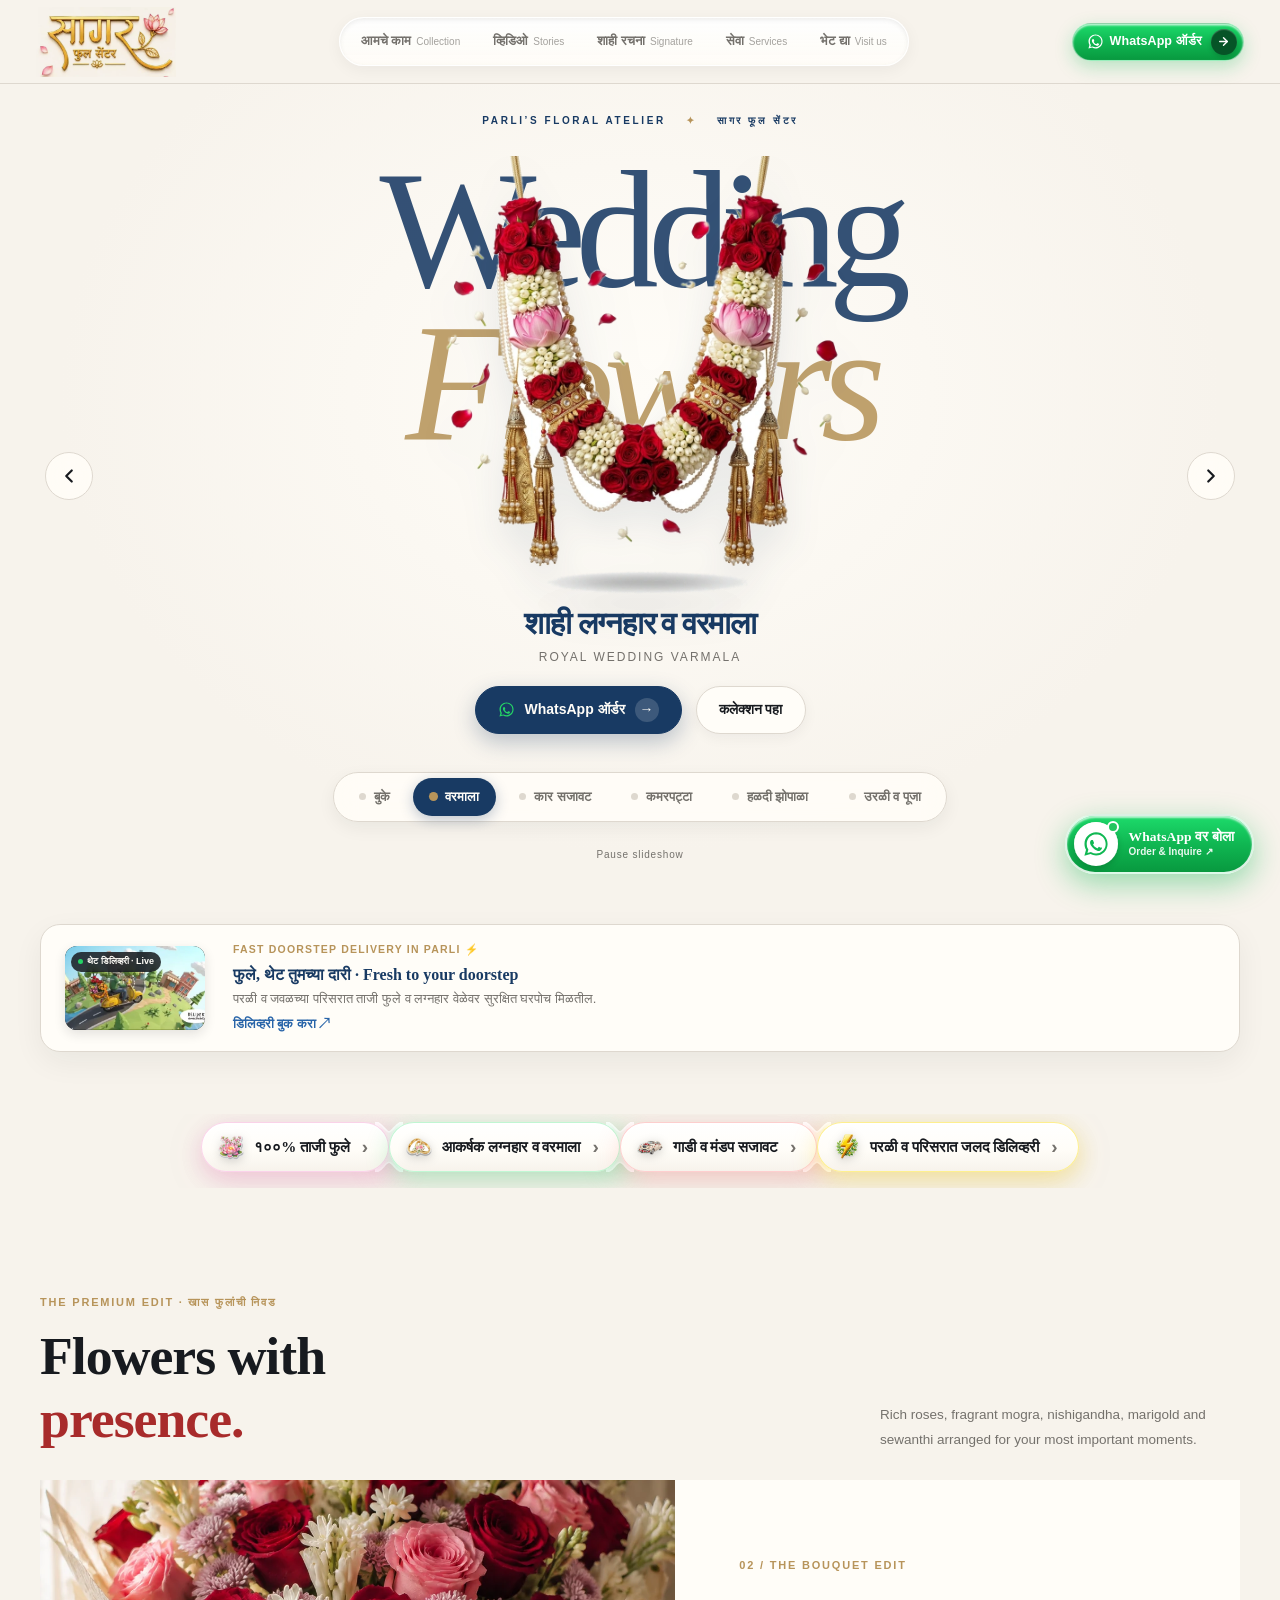
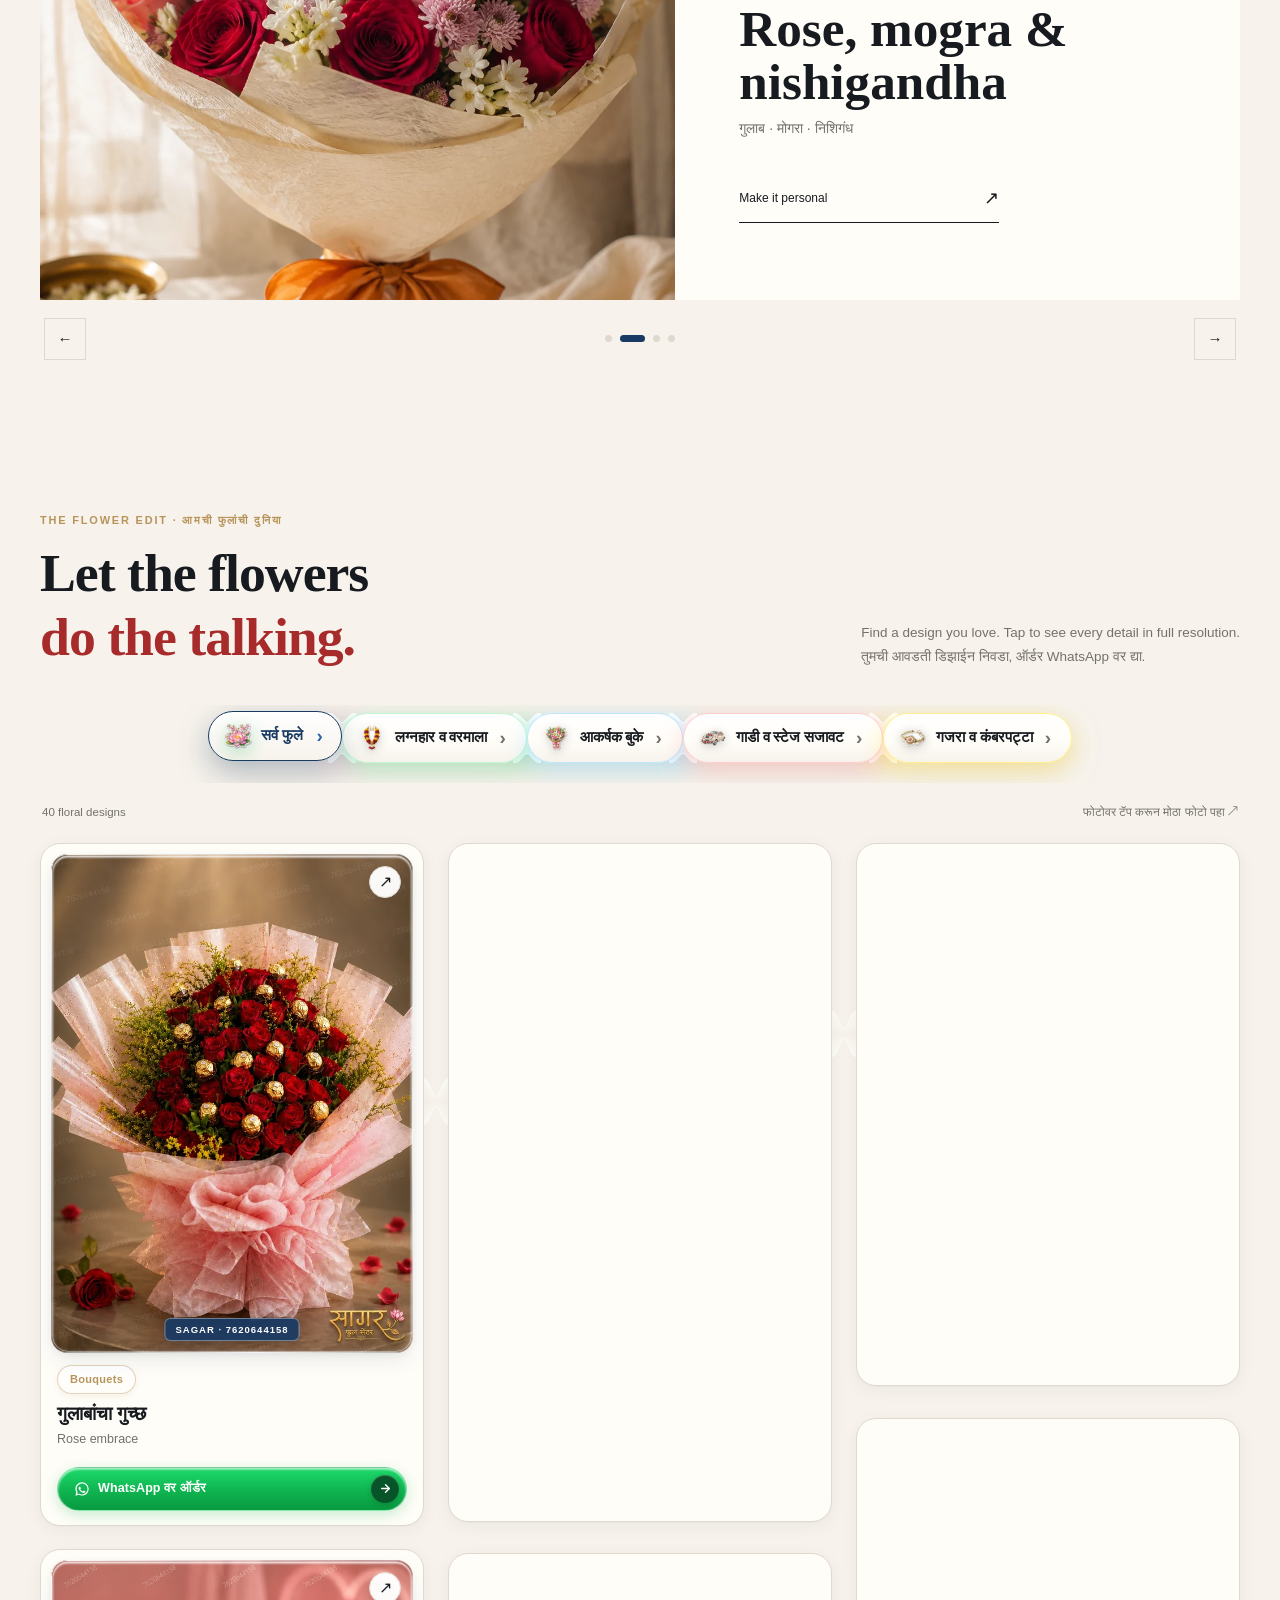
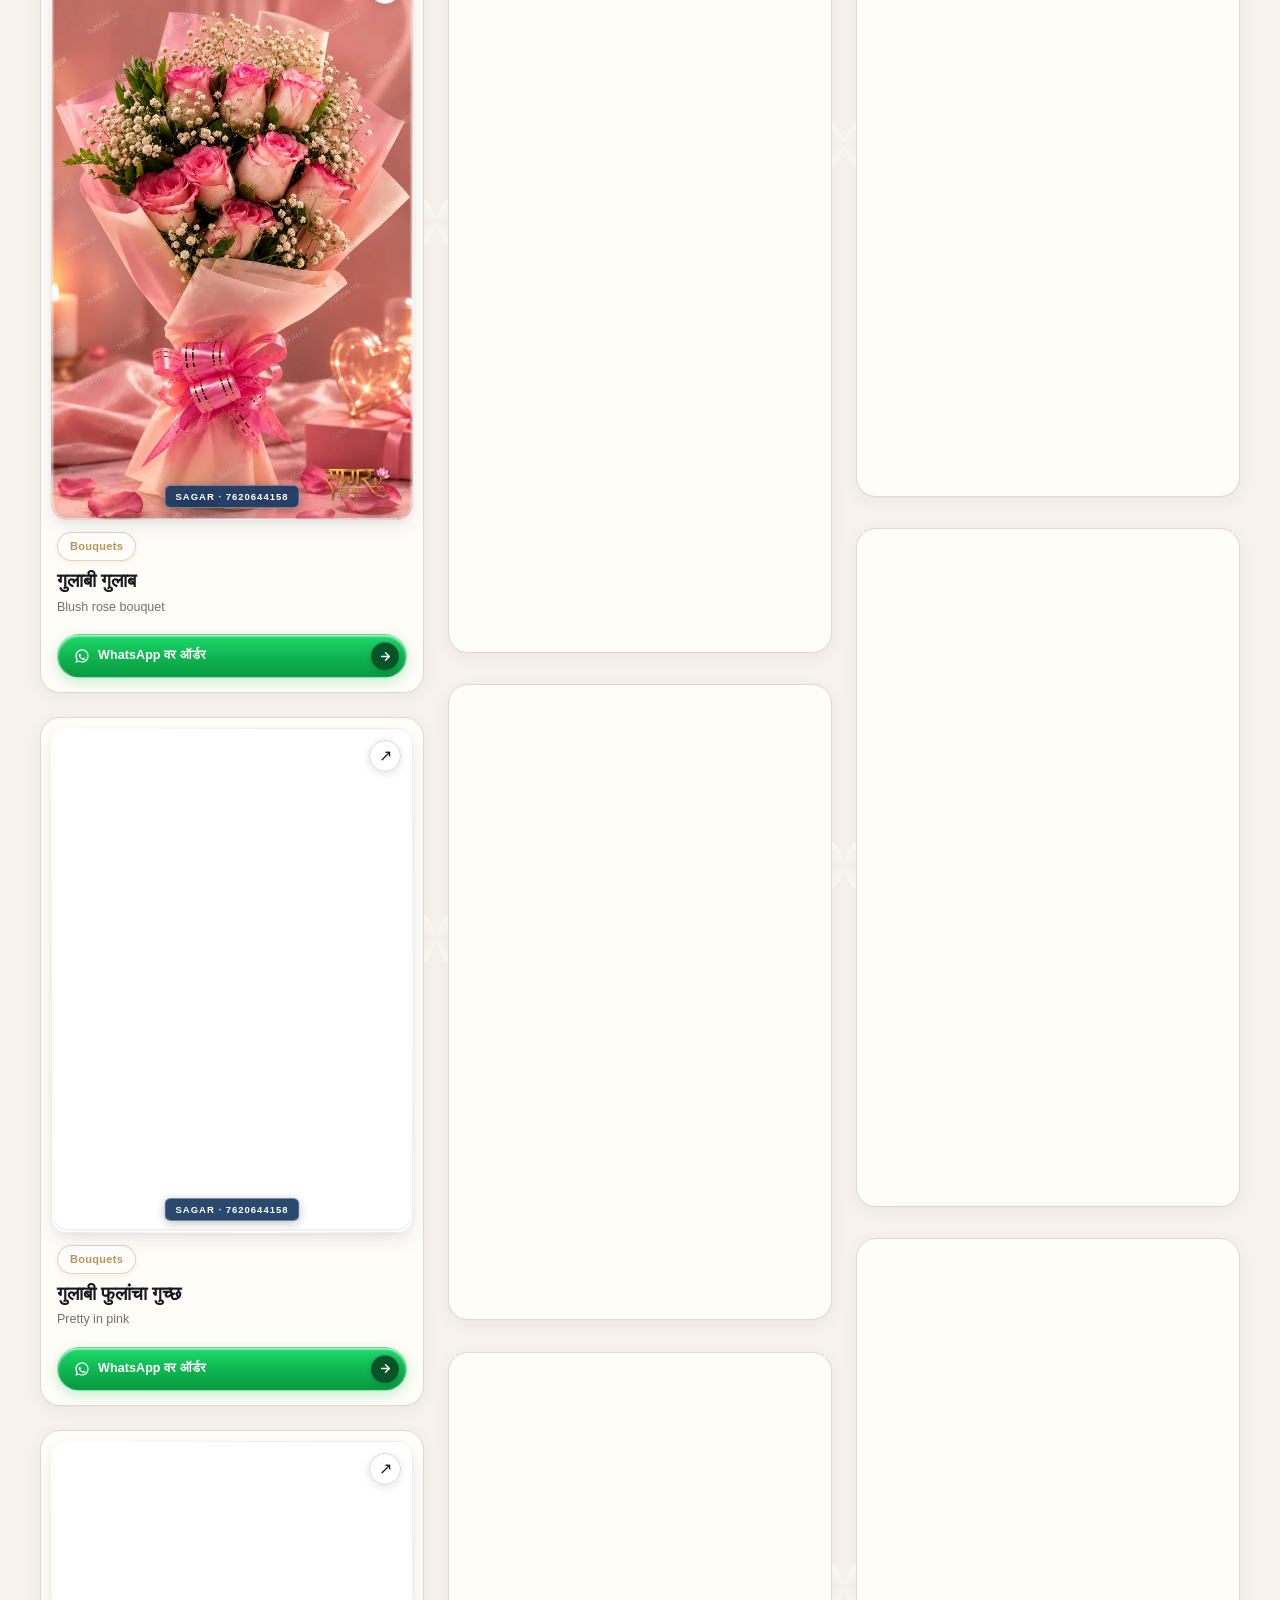
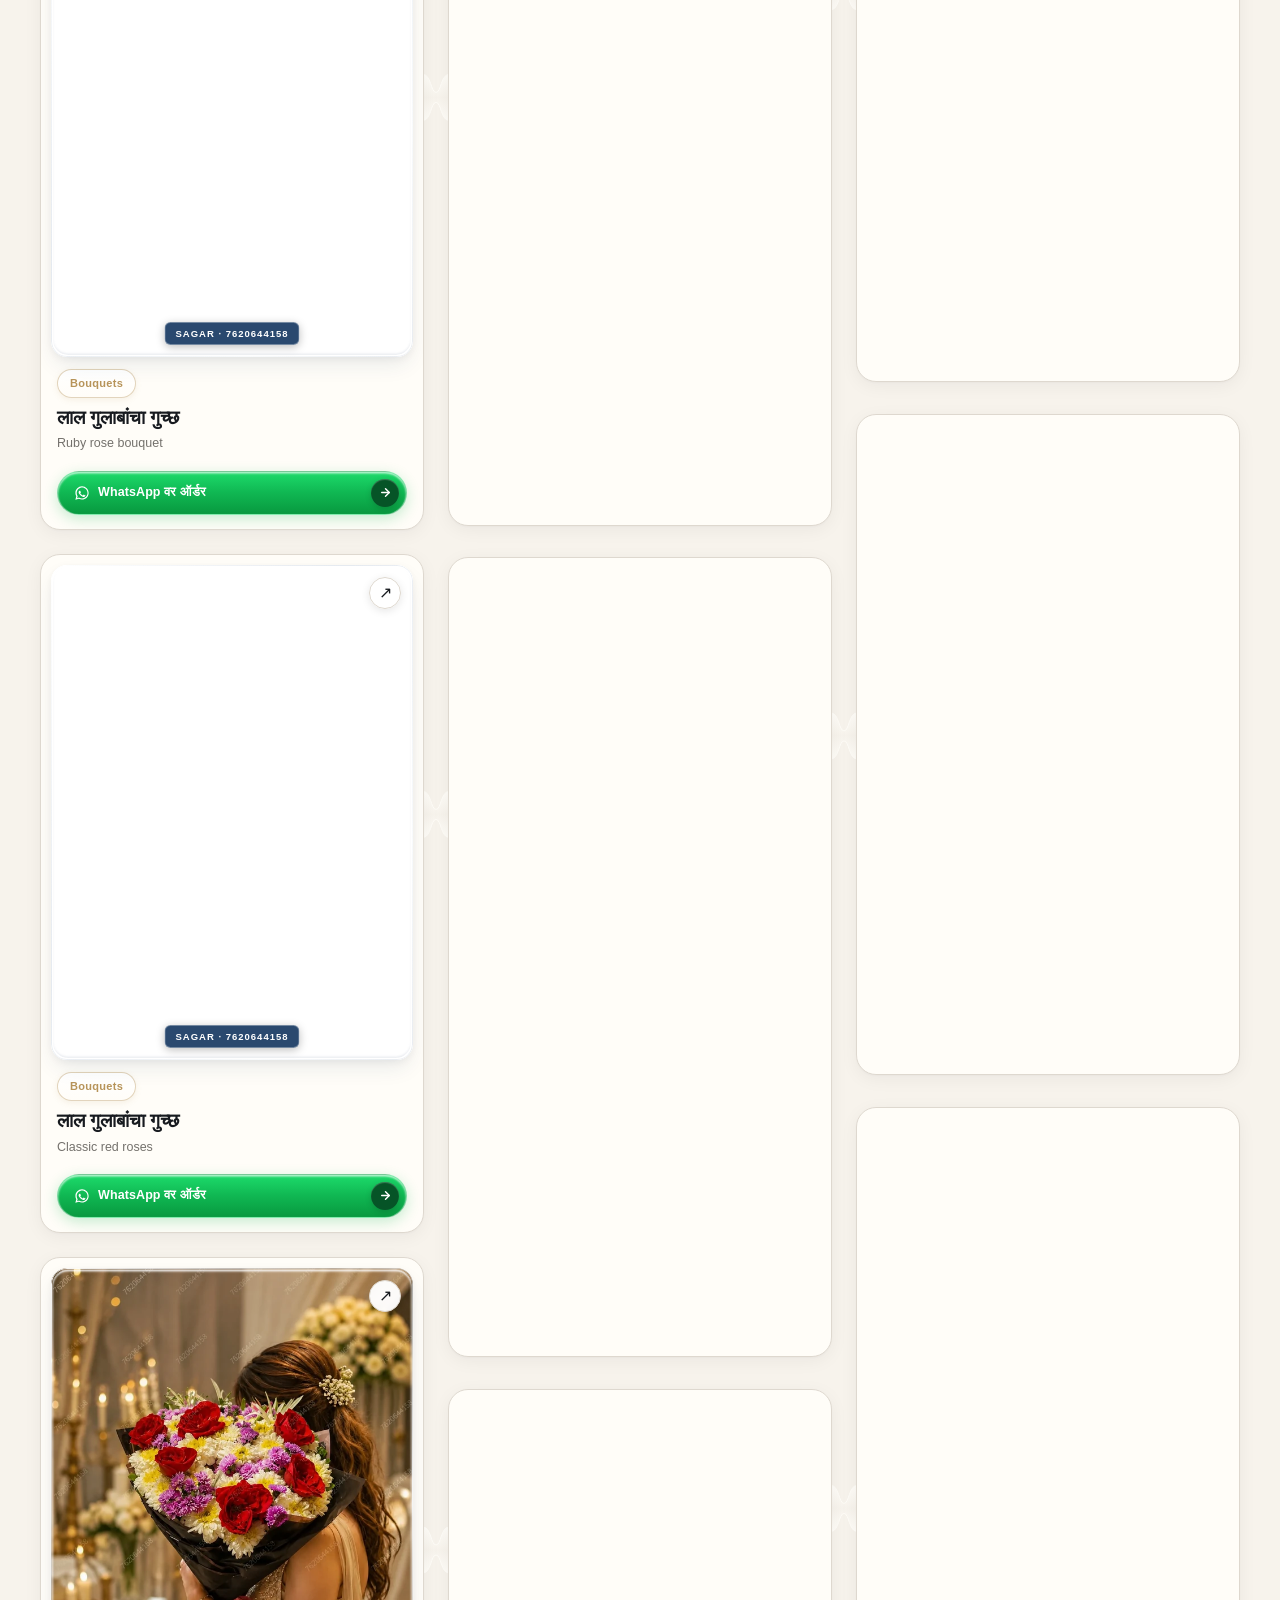
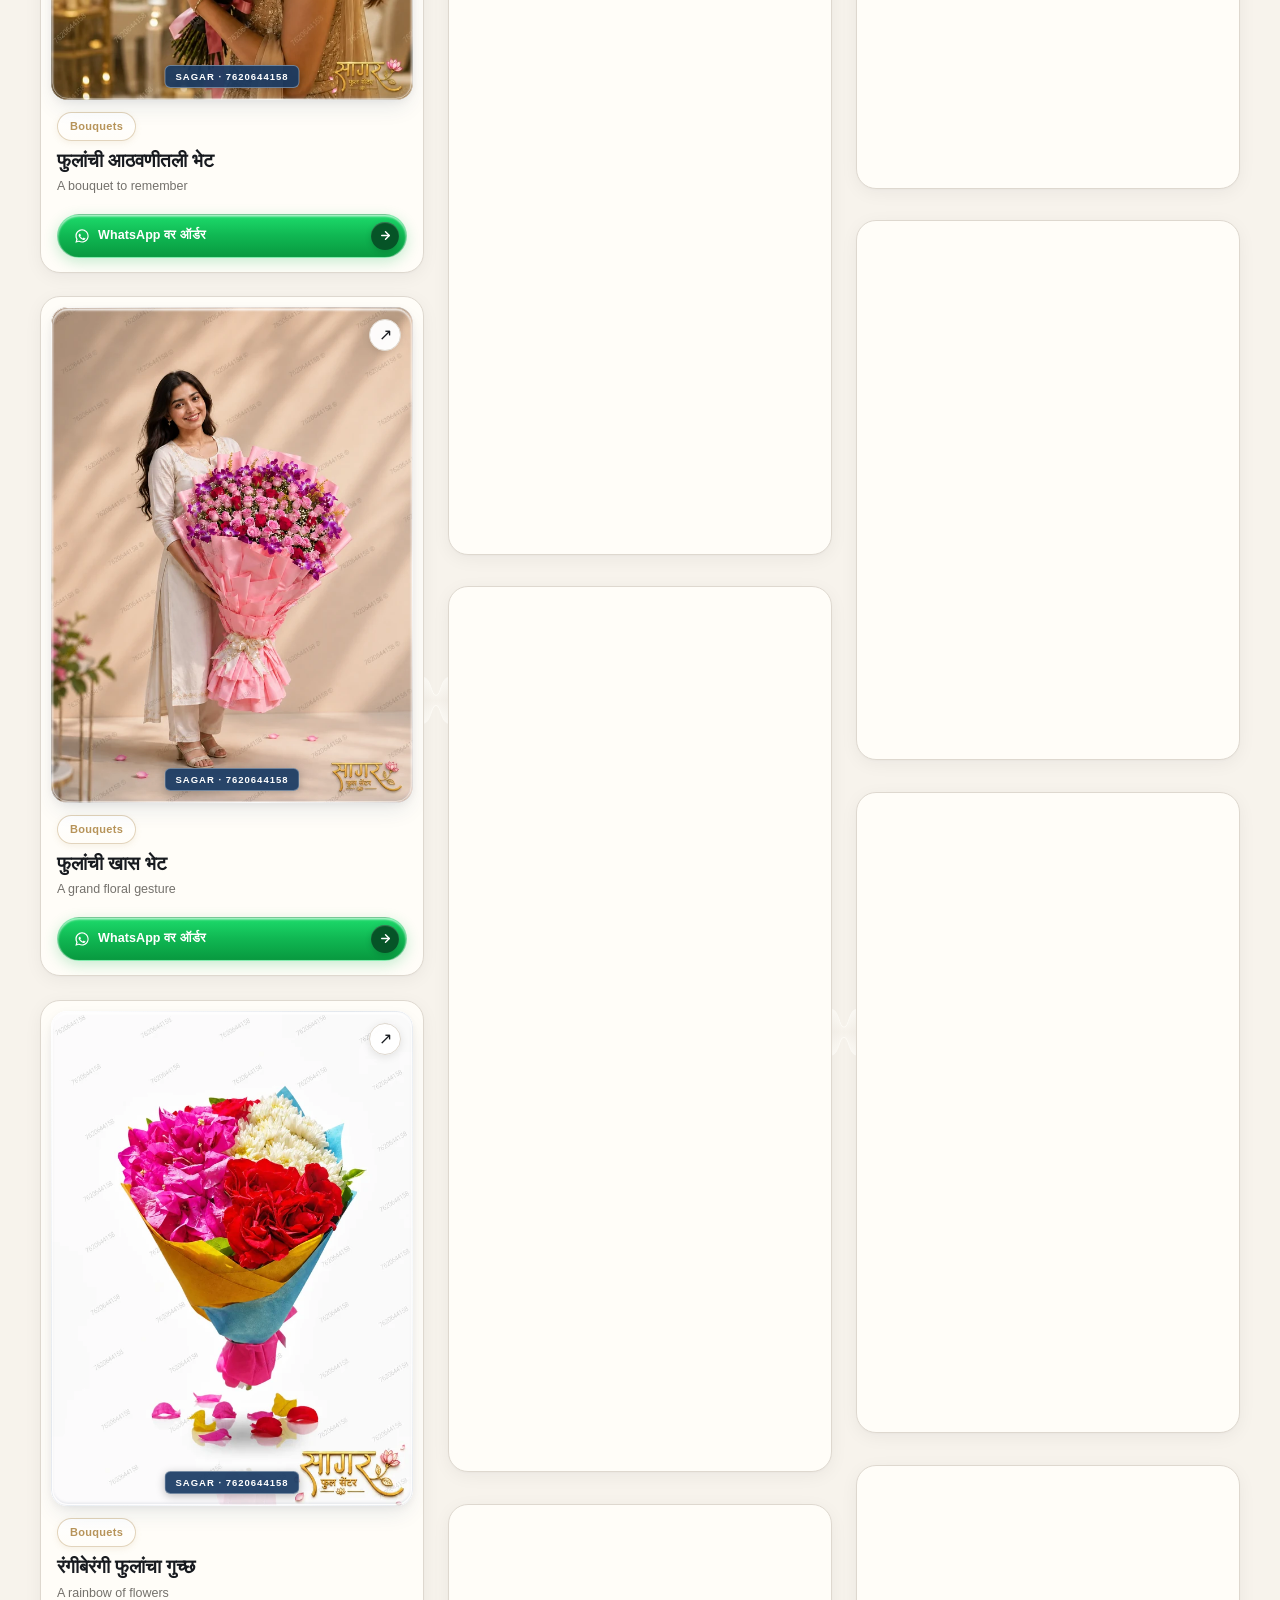
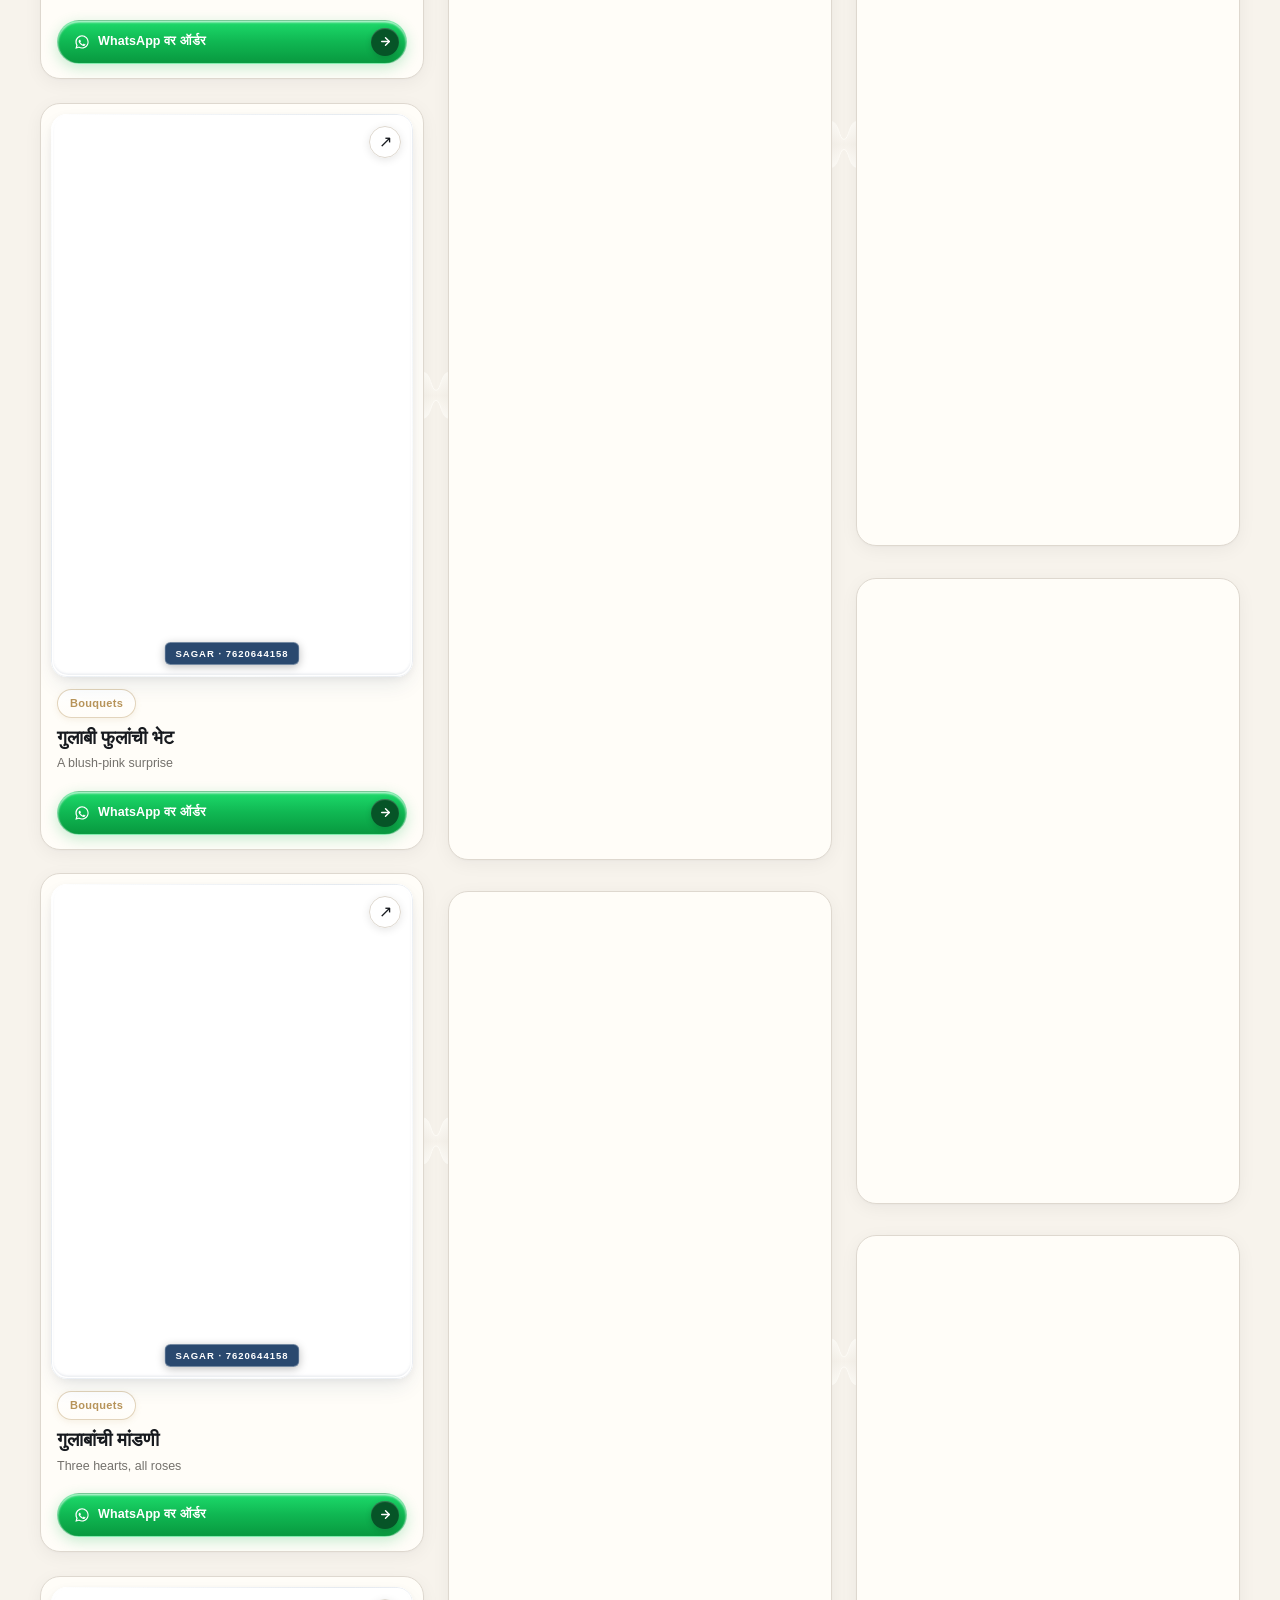
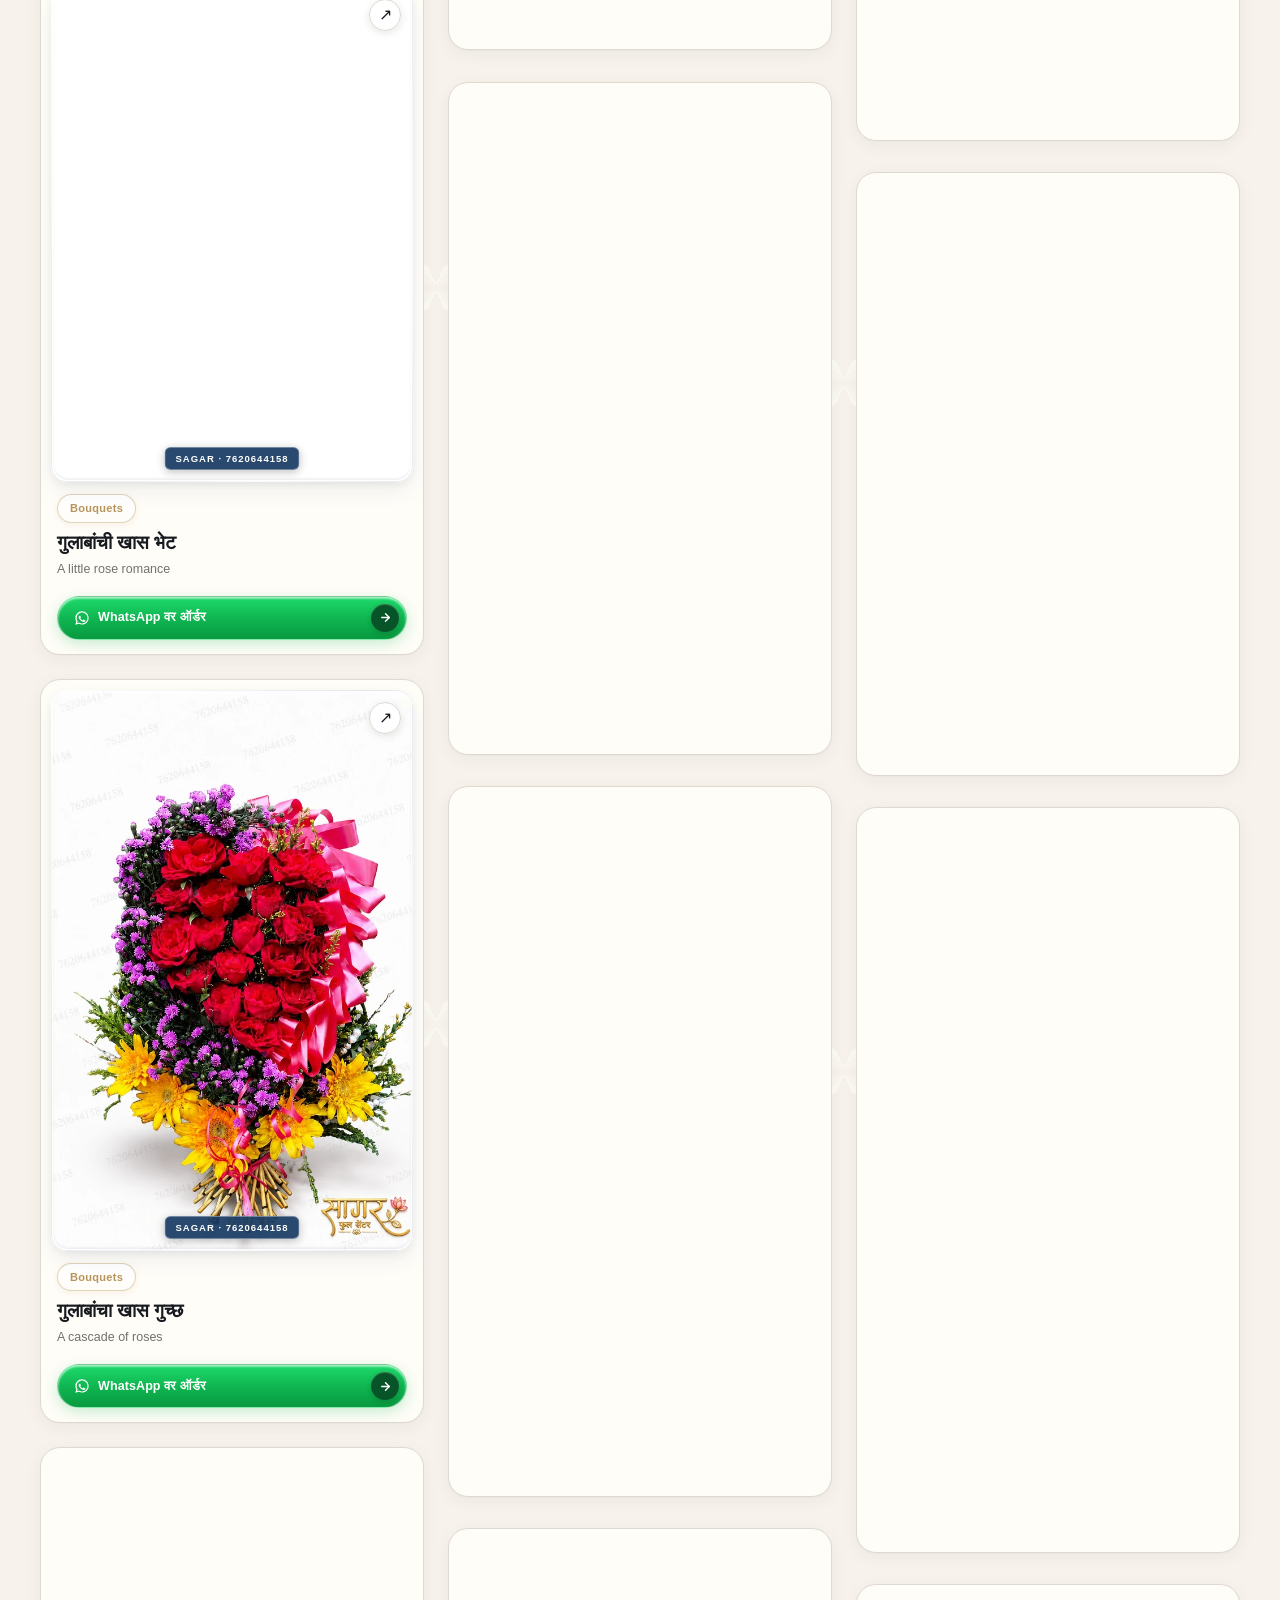
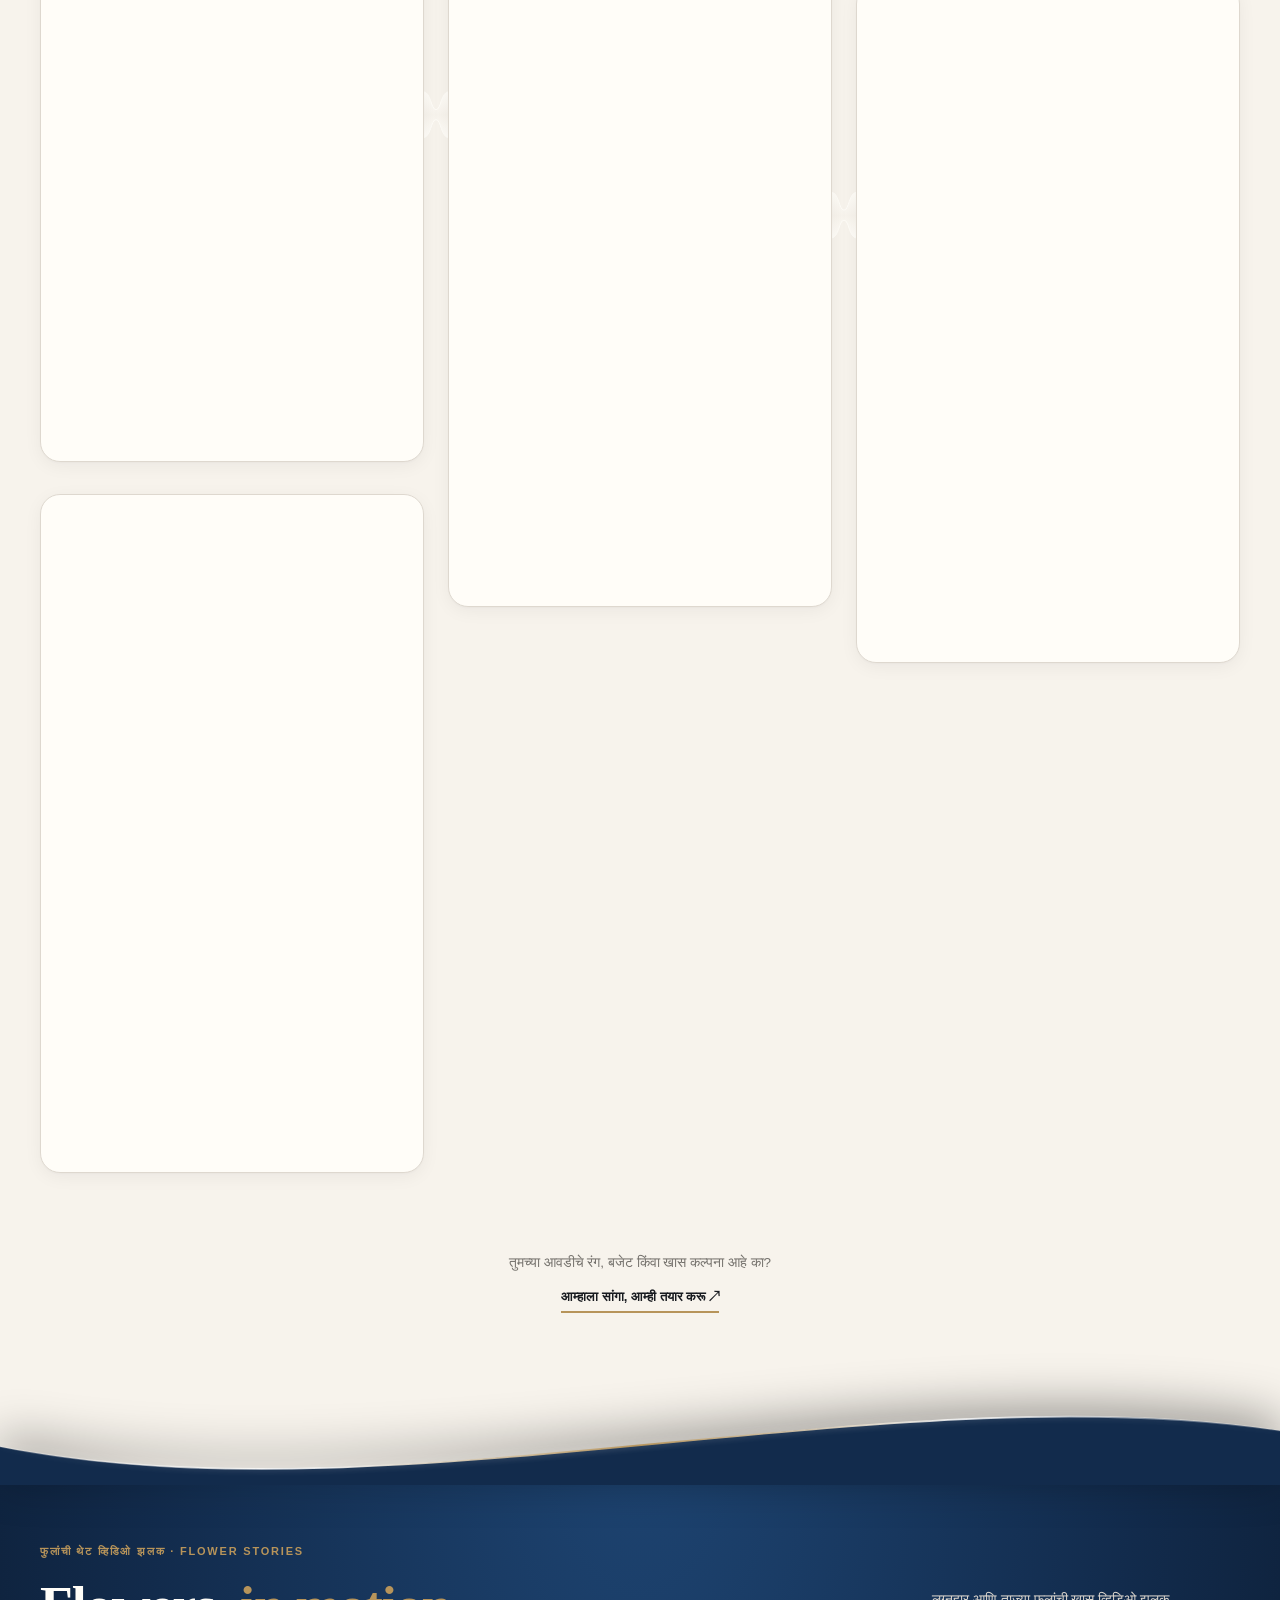
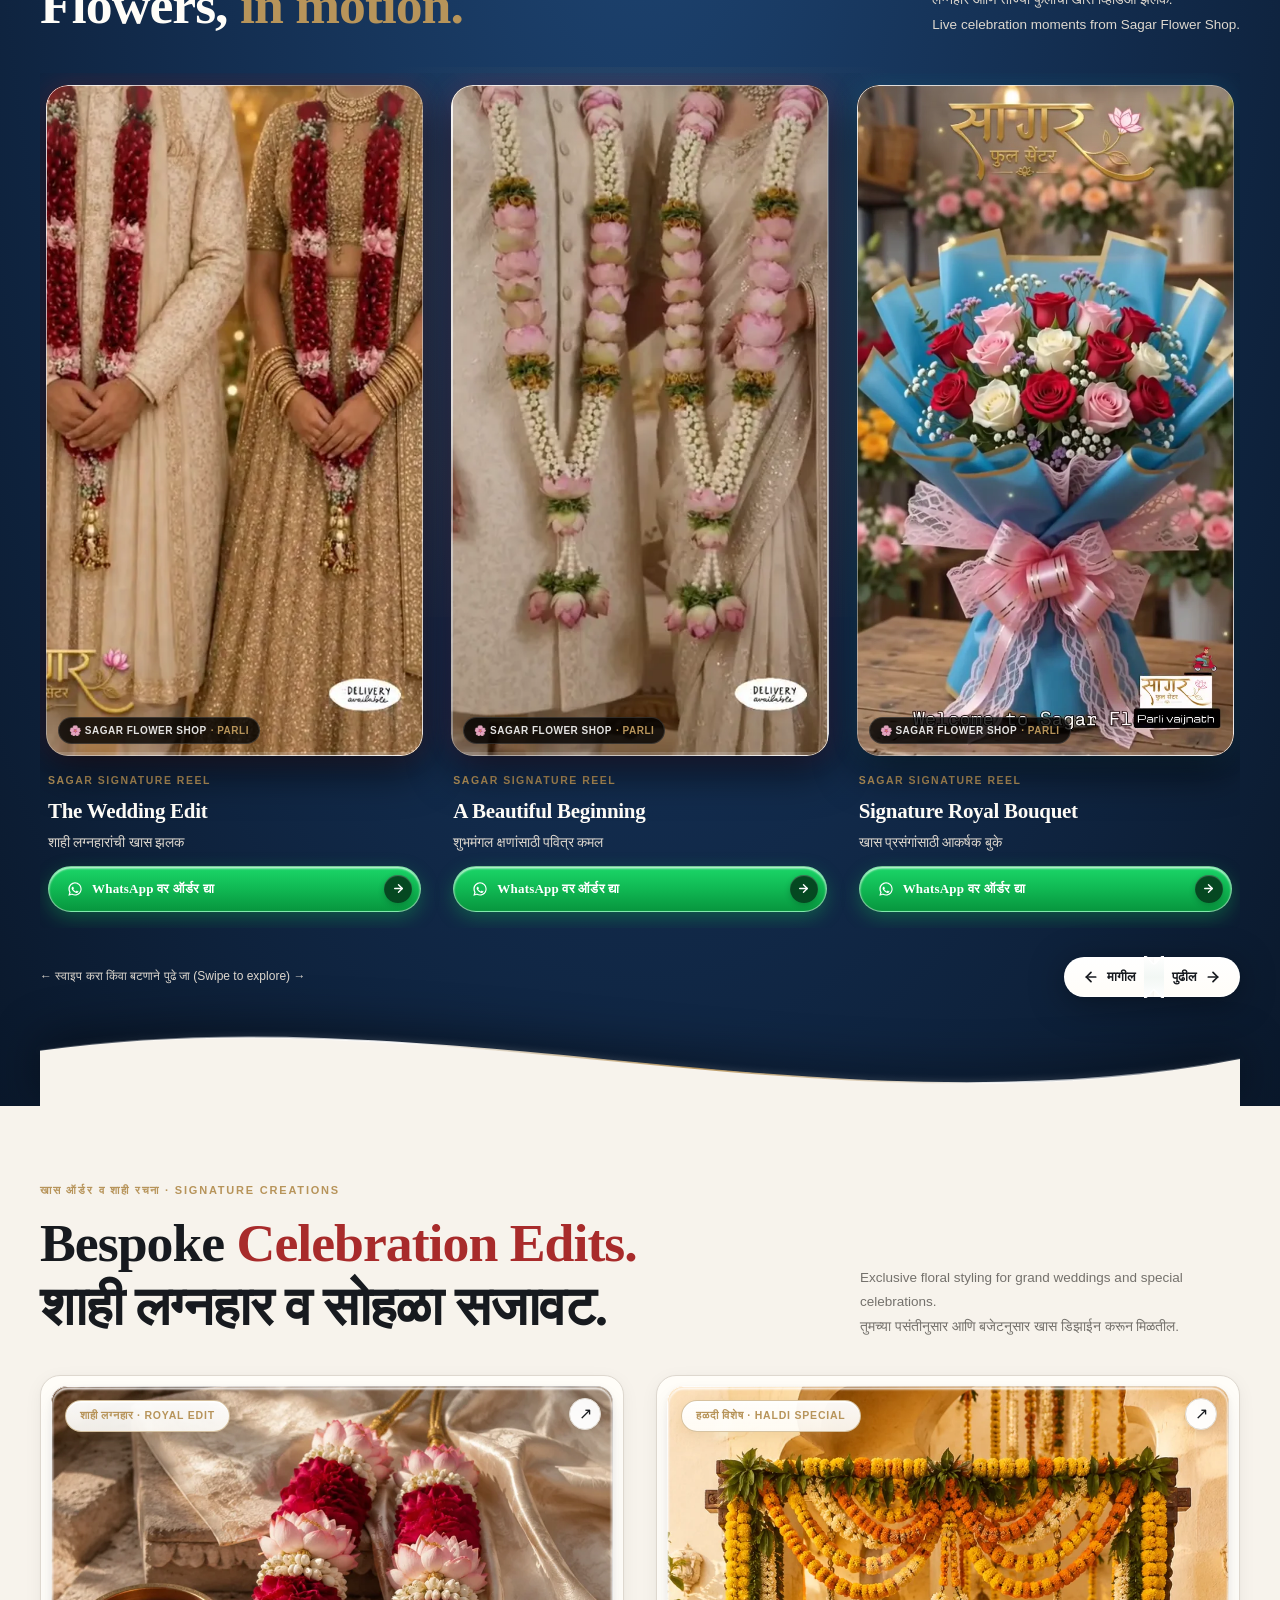
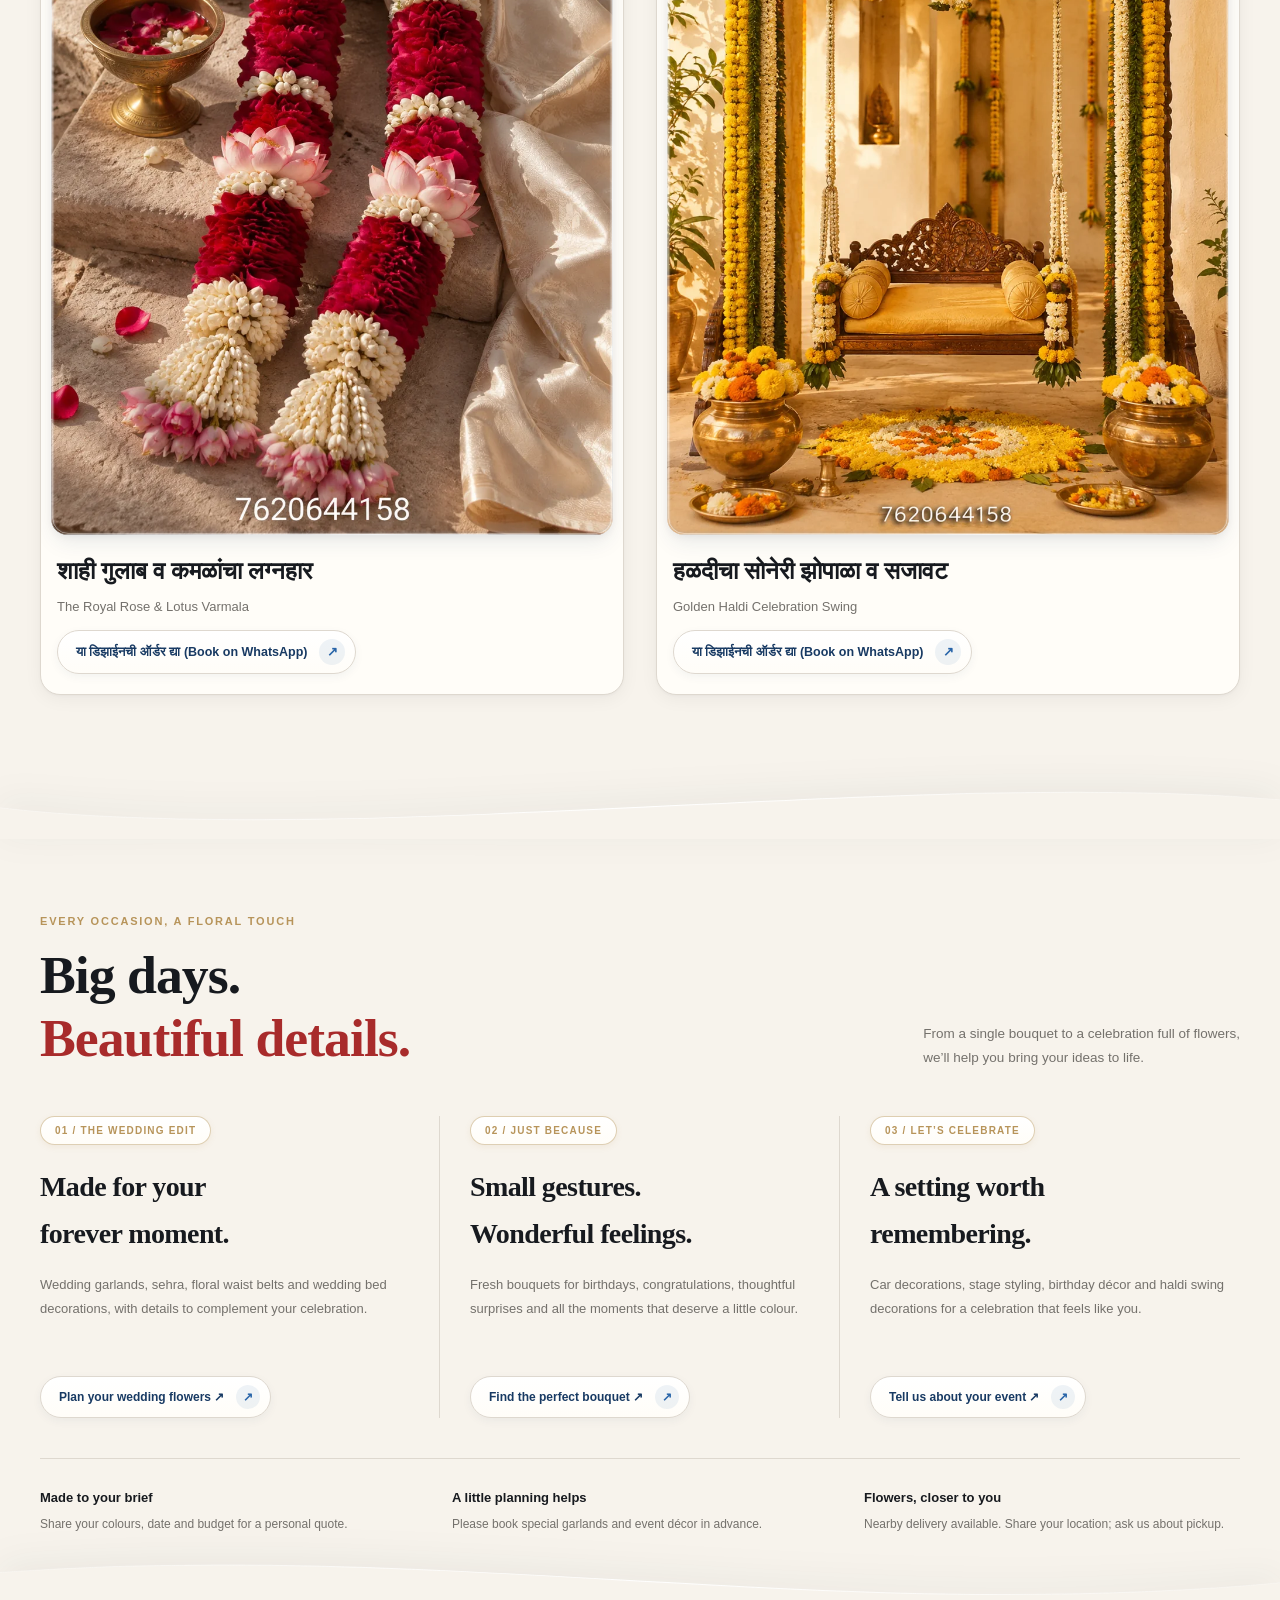
<file: index.html>
<!doctype html>
<html lang="en"><head><meta charset="utf-8"><meta name="viewport" content="width=device-width,initial-scale=1,viewport-fit=cover"><meta name="theme-color" content="#183A63"><title>Sagar Flower Shop | Garlands, Bouquets & Wedding Décor in Parli</title><meta name="description" content="Flowers for life's beautiful moments. Explore Sagar Flower Shop's wedding garlands, bouquets, floral belts and event decorations in Parli. Enquire on WhatsApp."><link rel="canonical" href="https://sagarflowershopparli.github.io/sagar-flower-shop/"><meta property="og:type" content="website"><meta property="og:title" content="Sagar Flower Shop — Made for your moments"><meta property="og:description" content="Wedding garlands, thoughtful bouquets & beautiful celebrations. Discover our floral portfolio in Parli."><meta property="og:url" content="https://sagarflowershopparli.github.io/sagar-flower-shop/"><meta property="og:image" content="https://sagarflowershopparli.github.io/sagar-flower-shop/assets/videos/delivery-poster.webp"><meta name="twitter:card" content="summary_large_image"><link rel="icon" href="assets/favicon.svg" type="image/svg+xml"><link rel="stylesheet" href="styles.css?v=hero-editorial-v2"><link rel="preload" as="image" href="assets/brand/hero/hero-bouquet-editorial.webp" fetchpriority="high"><link rel="preload" as="image" href="assets/videos/delivery-poster.webp"><script src="app.js?v=hero-editorial-v2" defer></script>
<script type="application/ld+json">{"@context":"https://schema.org","@type":"Florist","name":"Sagar Flower Shop","alternateName":"सागर फूल सेंटर","url":"https://sagarflowershopparli.github.io/sagar-flower-shop/","image":"https://sagarflowershopparli.github.io/sagar-flower-shop/assets/videos/delivery-poster.webp","telephone":"+917620644158","address":{"@type":"PostalAddress","streetAddress":"Near Maharashtra Shoe Mart","addressLocality":"Parli","addressRegion":"Maharashtra","addressCountry":"IN"},"hasOfferCatalog":{"@type":"OfferCatalog","name":"Floral services","itemListElement":[{"@type":"OfferCatalog","name":"Wedding garlands"},{"@type":"OfferCatalog","name":"Bouquets"},{"@type":"OfferCatalog","name":"Car and event decorations"},{"@type":"OfferCatalog","name":"Floral waist belts"}]}}</script></head>
<body><a class="skip" href="#main">Skip to content</a>
<header class="header">
  <a class="brand" href="#home" aria-label="Sagar Flower Shop home">
    <img class="shop-logo" src="assets/brand/sagar-logo.webp" alt="सागर फूल सेंटर — Sagar Flower Shop" width="420" height="211">
  </a>
  <nav class="desktop-nav" aria-label="Main navigation">
    <div class="fluid-nav-track">
      <a href="#collection" data-section="collection" class="fluid-nav-pill"><span>आमचे काम</span> <small>Collection</small></a>
      <a href="#films" data-section="films" class="fluid-nav-pill"><span>व्हिडिओ</span> <small>Stories</small></a>
      <a href="#inspiration" data-section="inspiration" class="fluid-nav-pill"><span>शाही रचना</span> <small>Signature</small></a>
      <a href="#services" data-section="services" class="fluid-nav-pill"><span>सेवा</span> <small>Services</small></a>
      <a href="#contact" data-section="contact" class="fluid-nav-pill"><span>भेट द्या</span> <small>Visit us</small></a>
    </div>
  </nav>
  <a class="header-fluid-order" href="https://wa.me/917620644158?text=%E0%A4%A8%E0%A4%AE%E0%A4%B8%E0%A5%8D%E0%A4%95%E0%A4%BE%E0%A4%B0%21%20%E0%A4%AE%E0%A4%B2%E0%A4%BE%20%E0%A4%AB%E0%A5%81%E0%A4%B2%E0%A4%BE%E0%A4%82%E0%A4%9A%E0%A5%80%20%E0%A4%A5%E0%A5%87%E0%A4%9F%20%E0%A4%91%E0%A4%B0%E0%A5%8D%E0%A4%A1%E0%A4%B0%20%E0%A4%AF%E0%A4%BE%E0%A4%AC%E0%A4%A6%E0%A5%8D%E0%A4%A6%E0%A4%B2%20%E0%A4%AE%E0%A4%BE%E0%A4%B9%E0%A4%BF%E0%A4%A4%E0%A5%80%20%E0%A4%B9%E0%A4%B5%E0%A5%80%20%E0%A4%86%E0%A4%B9%E0%A5%87.%20/%20Hello%2C%20I%20would%20like%20to%20enquire%20about%20%E0%A4%AB%E0%A5%81%E0%A4%B2%E0%A4%BE%E0%A4%82%E0%A4%9A%E0%A5%80%20%E0%A4%A5%E0%A5%87%E0%A4%9F%20%E0%A4%91%E0%A4%B0%E0%A5%8D%E0%A4%A1%E0%A4%B0." target="_blank" rel="noopener noreferrer" aria-label="WhatsApp वर ऑर्डर">
    <div class="header-order-wa">
      <svg class="header-wa-icon" viewBox="0 0 24 24" width="17" height="17" fill="currentColor">
        <path d="M12.04 2c-5.46 0-9.91 4.45-9.91 9.91 0 1.75.46 3.45 1.32 4.95L2.05 22l5.25-1.38c1.45.79 3.08 1.21 4.74 1.21 5.46 0 9.91-4.45 9.91-9.91 0-2.65-1.03-5.14-2.9-7.01A9.82 9.82 0 0 0 12.04 2zm.01 1.67c4.54 0 8.24 3.7 8.24 8.24 0 2.2-.86 4.28-2.42 5.84a8.18 8.18 0 0 1-5.82 2.41c-1.42 0-2.82-.37-4.06-1.07l-.29-.17-3.02.79.81-2.94-.19-.3a8.21 8.21 0 0 1-1.26-4.56c0-4.54 3.7-8.24 8.24-8.24zm4.51 11.64c-.25-.13-1.47-.72-1.7-.81-.23-.08-.39-.13-.56.13-.17.25-.64.81-.79.97-.14.17-.29.19-.54.06-.25-.13-1.06-.39-2.02-1.24-.75-.67-1.25-1.49-1.4-1.74-.14-.25-.02-.39.11-.51.11-.11.25-.29.37-.44.13-.14.17-.25.25-.42.08-.17.04-.31-.02-.44-.06-.13-.56-1.35-.77-1.85-.2-.49-.41-.42-.56-.43l-.48-.01c-.17 0-.44.06-.67.31-.23.25-.88.86-.88 2.1 0 1.24.9 2.44 1.03 2.61.13.17 1.78 2.72 4.31 3.81.6.26 1.07.42 1.44.53.61.2 1.16.17 1.6-.1.49-.3 1.47-1.2 1.68-1.75.2-.55.2-1.02.14-1.12-.06-.1-.23-.16-.48-.28z"/>
      </svg>
      <span>WhatsApp ऑर्डर</span>
    </div>
    <div class="header-order-arrow" aria-hidden="true">
      <svg viewBox="0 0 24 24" width="13" height="13" fill="none" stroke="currentColor" stroke-width="2.6" stroke-linecap="round" stroke-linejoin="round">
        <line x1="5" y1="12" x2="19" y2="12"></line>
        <polyline points="12 5 19 12 12 19"></polyline>
      </svg>
    </div>
  </a>
  <div class="scroll-progress" aria-hidden="true"></div>
</header>
<main id="main">

<section class="hero-3d-showcase" id="home" aria-label="Sagar Flower Shop Signature Showcase" aria-roledescription="carousel">
  <p class="hero-editorial-eyebrow">PARLI’S FLORAL ATELIER <span>✦</span> सागर फूल सेंटर</p>
  <!-- Side Carousel Navigation Arrows (Desktop & Tablet) -->
  <button class="hero-carousel-arrow arrow-prev" id="heroPrevBtn" aria-label="मागील स्लाईड · Previous slide" title="Previous">
    <svg viewBox="0 0 24 24" width="22" height="22" fill="none" stroke="currentColor" stroke-width="2.4" stroke-linecap="round" stroke-linejoin="round">
      <polyline points="15 18 9 12 15 6"></polyline>
    </svg>
  </button>
  <button class="hero-carousel-arrow arrow-next" id="heroNextBtn" aria-label="पुढील स्लाईड · Next slide" title="Next">
    <svg viewBox="0 0 24 24" width="22" height="22" fill="none" stroke="currentColor" stroke-width="2.4" stroke-linecap="round" stroke-linejoin="round">
      <polyline points="9 18 15 12 9 6"></polyline>
    </svg>
  </button>

  <!-- Ambient Floating Petals Background Layer (Drifting 3D Floral Asset) -->
  <!-- Organic Floral Morphing SVG Filter (No background visual) -->
  <svg class="hero-morph-defs" aria-hidden="true" style="position: absolute; width: 0; height: 0; pointer-events: none; overflow: hidden;">
    <defs>
      <filter id="floralMorph" x="-20%" y="-20%" width="140%" height="140%">
        <feTurbulence type="fractalNoise" baseFrequency="0.035" numOctaves="2" result="noise" id="morphTurbulence" />
        <feDisplacementMap in="SourceGraphic" in2="noise" scale="0" xChannelSelector="R" yChannelSelector="G" id="morphDisplacement" />
      </filter>
    </defs>
  </svg>

  <!-- Slides Track / Viewport -->
  <div class="hero-slides-viewport" id="heroViewport">

    <!-- SLIDE 1: Fresh Bloom Bouquets -->
    <article class="hero-slide active" data-slide-index="0" data-category="bouquets">
      <div class="hero-display-type" aria-hidden="true"><span>Fresh</span><span>Blooms</span></div>
      <div class="hero-3d-stage">
        <div class="hero-subject-wrapper">
          <img class="hero-subject-img" src="assets/brand/hero/hero-bouquet-editorial.webp" alt="ताजी फुले व बुके · Fresh Bloom Bouquets" width="1254" height="1254" loading="eager" fetchpriority="high">
          <div class="hero-subject-shadow" aria-hidden="true"></div>
        </div>
      </div>
      <div class="hero-slide-content">
        <h1 class="hero-slide-title">
          <span class="title-mr">ताजी फुले व आकर्षक बुके</span>
          <span class="title-en">Fresh Bloom Bouquets</span>
        </h1>
        <div class="hero-dual-ctas">
          <a class="hero-btn-primary" href="https://wa.me/917620644158?text=%E0%A4%A8%E0%A4%AE%E0%A4%B8%E0%A5%8D%E0%A4%95%E0%A4%BE%E0%A4%B0%21%20%E0%A4%AE%E0%A4%B2%E0%A4%BE%20%E0%A4%AB%E0%A5%81%E0%A4%B2%E0%A4%BE%E0%A4%82%E0%A4%9A%E0%A5%8D%E0%A4%AF%E0%A4%BE%20%E0%A4%AC%E0%A5%81%E0%A4%95%E0%A5%87%E0%A4%AC%E0%A4%A6%E0%A5%8D%E0%A4%A6%E0%A4%B2%20%E0%A4%AE%E0%A4%BE%E0%A4%B9%E0%A4%BF%E0%A4%A4%E0%A5%80%20%E0%A4%B9%E0%A4%B5%E0%A5%80%20%E0%A4%86%E0%A4%B9%E0%A5%87." target="_blank" rel="noopener noreferrer">
            <span class="btn-icon wa-icon" aria-hidden="true">
              <svg viewBox="0 0 24 24" width="17" height="17" fill="currentColor"><path d="M12.04 2c-5.46 0-9.91 4.45-9.91 9.91 0 1.75.46 3.45 1.32 4.95L2.05 22l5.25-1.38c1.45.79 3.08 1.21 4.74 1.21 5.46 0 9.91-4.45 9.91-9.91 0-2.65-1.03-5.14-2.9-7.01A9.82 9.82 0 0 0 12.04 2zm.01 1.67c4.54 0 8.24 3.7 8.24 8.24 0 2.2-.86 4.28-2.42 5.84a8.18 8.18 0 0 1-5.82 2.41c-1.42 0-2.82-.37-4.06-1.07l-.29-.17-3.02.79.81-2.94-.19-.3a8.21 8.21 0 0 1-1.26-4.56c0-4.54 3.7-8.24 8.24-8.24zm4.51 11.64c-.25-.13-1.47-.72-1.7-.81-.23-.08-.39-.13-.56.13-.17.25-.64.81-.79.97-.14.17-.29.19-.54.06-.25-.13-1.06-.39-2.02-1.24-.75-.67-1.25-1.49-1.4-1.74-.14-.25-.02-.39.11-.51.11-.11.25-.29.37-.44.13-.14.17-.25.25-.42.08-.17.04-.31-.02-.44-.06-.13-.56-1.35-.77-1.85-.2-.49-.41-.42-.56-.43l-.48-.01c-.17 0-.44.06-.67.31-.23.25-.88.86-.88 2.1 0 1.24.9 2.44 1.03 2.61.13.17 1.78 2.72 4.31 3.81.6.26 1.07.42 1.44.53.61.2 1.16.17 1.6-.1.49-.3 1.47-1.2 1.68-1.75.2-.55.2-1.02.14-1.12-.06-.1-.23-.16-.48-.28z"/></svg>
            </span>
            <span>WhatsApp ऑर्डर</span>
            <span class="btn-arrow" aria-hidden="true">→</span>
          </a>
          <a class="hero-btn-secondary" href="#collection" data-filter="bouquets">
            <span>कलेक्शन पहा</span>
          </a>
        </div>
      </div>
    </article>

    <!-- SLIDE 2: Royal Wedding Varmala -->
    <article class="hero-slide" data-slide-index="1" data-category="garlands">
      <div class="hero-display-type" aria-hidden="true"><span>Wedding</span><span>Flowers</span></div>
      <div class="hero-3d-stage">
        <div class="hero-subject-wrapper">
          <img class="hero-subject-img" src="assets/brand/hero/hero-varmala.webp" alt="शाही लग्नहार व वरमाला · Royal Wedding Varmala" width="1024" height="1024" loading="eager">
          <div class="hero-subject-shadow" aria-hidden="true"></div>
        </div>
      </div>
      <div class="hero-slide-content">
        <h2 class="hero-slide-title">
          <span class="title-mr">शाही लग्नहार व वरमाला</span>
          <span class="title-en">Royal Wedding Varmala</span>
        </h2>
        <div class="hero-dual-ctas">
          <a class="hero-btn-primary" href="https://wa.me/917620644158?text=%E0%A4%A8%E0%A4%AE%E0%A4%B8%E0%A5%8D%E0%A4%95%E0%A4%BE%E0%A4%B0%21%20%E0%A4%AE%E0%A4%B2%E0%A4%BE%20%E0%A4%B6%E0%A4%BE%E0%A4%B9%E0%A5%80%20%E0%A4%B2%E0%A4%97%E0%A5%8D%E0%A4%A8%E0%A4%B9%E0%A4%BE%E0%A4%B0%20%E0%A4%B5%20%E0%A4%B5%E0%A4%B0%E0%A4%AE%E0%A4%BE%E0%A4%B2%E0%A5%87%E0%A4%AC%E0%A4%A6%E0%A5%8D%E0%A4%A6%E0%A4%B2%20%E0%A4%AE%E0%A4%BE%E0%A4%B9%E0%A4%BF%E0%A4%A4%E0%A5%80%20%E0%A4%B9%E0%A4%B5%E0%A5%80%20%E0%A4%86%E0%A4%B9%E0%A5%87." target="_blank" rel="noopener noreferrer">
            <span class="btn-icon wa-icon" aria-hidden="true">
              <svg viewBox="0 0 24 24" width="17" height="17" fill="currentColor"><path d="M12.04 2c-5.46 0-9.91 4.45-9.91 9.91 0 1.75.46 3.45 1.32 4.95L2.05 22l5.25-1.38c1.45.79 3.08 1.21 4.74 1.21 5.46 0 9.91-4.45 9.91-9.91 0-2.65-1.03-5.14-2.9-7.01A9.82 9.82 0 0 0 12.04 2zm.01 1.67c4.54 0 8.24 3.7 8.24 8.24 0 2.2-.86 4.28-2.42 5.84a8.18 8.18 0 0 1-5.82 2.41c-1.42 0-2.82-.37-4.06-1.07l-.29-.17-3.02.79.81-2.94-.19-.3a8.21 8.21 0 0 1-1.26-4.56c0-4.54 3.7-8.24 8.24-8.24zm4.51 11.64c-.25-.13-1.47-.72-1.7-.81-.23-.08-.39-.13-.56.13-.17.25-.64.81-.79.97-.14.17-.29.19-.54.06-.25-.13-1.06-.39-2.02-1.24-.75-.67-1.25-1.49-1.4-1.74-.14-.25-.02-.39.11-.51.11-.11.25-.29.37-.44.13-.14.17-.25.25-.42.08-.17.04-.31-.02-.44-.06-.13-.56-1.35-.77-1.85-.2-.49-.41-.42-.56-.43l-.48-.01c-.17 0-.44.06-.67.31-.23.25-.88.86-.88 2.1 0 1.24.9 2.44 1.03 2.61.13.17 1.78 2.72 4.31 3.81.6.26 1.07.42 1.44.53.61.2 1.16.17 1.6-.1.49-.3 1.47-1.2 1.68-1.75.2-.55.2-1.02.14-1.12-.06-.1-.23-.16-.48-.28z"/></svg>
            </span>
            <span>WhatsApp ऑर्डर</span>
            <span class="btn-arrow" aria-hidden="true">→</span>
          </a>
          <a class="hero-btn-secondary" href="#collection" data-filter="garlands">
            <span>कलेक्शन पहा</span>
          </a>
        </div>
      </div>
    </article>

    <!-- SLIDE 3: Wedding Car & Stage Décor -->
    <article class="hero-slide" data-slide-index="2" data-category="decor">
      <div class="hero-display-type" aria-hidden="true"><span>Grand</span><span>Arrivals</span></div>
      <div class="hero-3d-stage">
        <div class="hero-subject-wrapper">
          <img class="hero-subject-img" src="assets/brand/hero/hero-cardecor.webp" alt="लग्न कार व मंडप सजावट · Car & Mandap Décor" width="1024" height="1024" loading="eager">
          <div class="hero-subject-shadow" aria-hidden="true"></div>
        </div>
      </div>
      <div class="hero-slide-content">
        <h2 class="hero-slide-title">
          <span class="title-mr">लग्न कार व मंडप सजावट</span>
          <span class="title-en">Car & Mandap Décor</span>
        </h2>
        <div class="hero-dual-ctas">
          <a class="hero-btn-primary" href="https://wa.me/917620644158?text=%E0%A4%A8%E0%A4%AE%E0%A4%B8%E0%A5%8D%E0%A4%95%E0%A4%BE%E0%A4%B0%21%20%E0%A4%AE%E0%A4%B2%E0%A4%BE%20%E0%A4%B2%E0%A4%97%E0%A5%8D%E0%A4%A8%20%E0%A4%97%E0%A4%BE%E0%A4%A1%E0%A5%80%20%E0%A4%B5%20%E0%A4%AE%E0%A4%82%E0%A4%A1%E0%A4%AA%20%E0%A4%B8%E0%A4%9C%E0%A4%BE%E0%A4%B5%E0%A4%9F%E0%A5%80%E0%A4%AC%E0%A4%A6%E0%A5%8D%E0%A4%A6%E0%A4%B2%20%E0%A4%AE%E0%A4%BE%E0%A4%B9%E0%A4%BF%E0%A4%A4%E0%A5%80%20%E0%A4%B9%E0%A4%B5%E0%A5%80%20%E0%A4%86%E0%A4%B9%E0%A5%87." target="_blank" rel="noopener noreferrer">
            <span class="btn-icon wa-icon" aria-hidden="true">
              <svg viewBox="0 0 24 24" width="17" height="17" fill="currentColor"><path d="M12.04 2c-5.46 0-9.91 4.45-9.91 9.91 0 1.75.46 3.45 1.32 4.95L2.05 22l5.25-1.38c1.45.79 3.08 1.21 4.74 1.21 5.46 0 9.91-4.45 9.91-9.91 0-2.65-1.03-5.14-2.9-7.01A9.82 9.82 0 0 0 12.04 2zm.01 1.67c4.54 0 8.24 3.7 8.24 8.24 0 2.2-.86 4.28-2.42 5.84a8.18 8.18 0 0 1-5.82 2.41c-1.42 0-2.82-.37-4.06-1.07l-.29-.17-3.02.79.81-2.94-.19-.3a8.21 8.21 0 0 1-1.26-4.56c0-4.54 3.7-8.24 8.24-8.24zm4.51 11.64c-.25-.13-1.47-.72-1.7-.81-.23-.08-.39-.13-.56.13-.17.25-.64.81-.79.97-.14.17-.29.19-.54.06-.25-.13-1.06-.39-2.02-1.24-.75-.67-1.25-1.49-1.4-1.74-.14-.25-.02-.39.11-.51.11-.11.25-.29.37-.44.13-.14.17-.25.25-.42.08-.17.04-.31-.02-.44-.06-.13-.56-1.35-.77-1.85-.2-.49-.41-.42-.56-.43l-.48-.01c-.17 0-.44.06-.67.31-.23.25-.88.86-.88 2.1 0 1.24.9 2.44 1.03 2.61.13.17 1.78 2.72 4.31 3.81.6.26 1.07.42 1.44.53.61.2 1.16.17 1.6-.1.49-.3 1.47-1.2 1.68-1.75.2-.55.2-1.02.14-1.12-.06-.1-.23-.16-.48-.28z"/></svg>
            </span>
            <span>WhatsApp ऑर्डर</span>
            <span class="btn-arrow" aria-hidden="true">→</span>
          </a>
          <a class="hero-btn-secondary" href="#collection" data-filter="decor">
            <span>कलेक्शन पहा</span>
          </a>
        </div>
      </div>
    </article>

    <!-- SLIDE 4: Floral Jewellery & Waist Belts -->
    <article class="hero-slide" data-slide-index="3" data-category="belts">
      <div class="hero-display-type" aria-hidden="true"><span>Floral</span><span>Jewels</span></div>
      <div class="hero-3d-stage">
        <div class="hero-subject-wrapper">
          <img class="hero-subject-img" src="assets/brand/hero/hero-belt.webp" alt="कमरपट्टा व फ्लोरल ज्वेलरी · Bridal Floral Jewellery" width="1024" height="1024" loading="eager">
          <div class="hero-subject-shadow" aria-hidden="true"></div>
        </div>
      </div>
      <div class="hero-slide-content">
        <h2 class="hero-slide-title">
          <span class="title-mr">कमरपट्टा व फ्लोरल ज्वेलरी</span>
          <span class="title-en">Bridal Floral Jewellery</span>
        </h2>
        <div class="hero-dual-ctas">
          <a class="hero-btn-primary" href="https://wa.me/917620644158?text=%E0%A4%A8%E0%A4%AE%E0%A4%B8%E0%A5%8D%E0%A4%95%E0%A4%BE%E0%A4%B0%21%20%E0%A4%AE%E0%A4%B2%E0%A4%BE%20%E0%A4%AB%E0%A5%8D%E0%A4%B2%E0%A5%8B%E0%A4%B0%E0%A4%B2%20%E0%A4%9C%E0%A5%8D%E0%A4%B5%E0%A5%87%E0%A4%B2%E0%A4%B0%E0%A5%80%20%E0%A4%B5%20%E0%A4%95%E0%A4%AE%E0%A4%B0%E0%A4%AA%E0%A4%9F%E0%A5%8D%E0%A4%9F%E0%A5%8D%E0%A4%AF%E0%A4%BE%E0%A4%AC%E0%A4%A6%E0%A5%8D%E0%A4%A6%E0%A4%B2%20%E0%A4%AE%E0%A4%BE%E0%A4%B9%E0%A4%BF%E0%A4%A4%E0%A5%80%20%E0%A4%B9%E0%A4%B5%E0%A5%80%20%E0%A4%86%E0%A4%B9%E0%A5%87." target="_blank" rel="noopener noreferrer">
            <span class="btn-icon wa-icon" aria-hidden="true">
              <svg viewBox="0 0 24 24" width="17" height="17" fill="currentColor"><path d="M12.04 2c-5.46 0-9.91 4.45-9.91 9.91 0 1.75.46 3.45 1.32 4.95L2.05 22l5.25-1.38c1.45.79 3.08 1.21 4.74 1.21 5.46 0 9.91-4.45 9.91-9.91 0-2.65-1.03-5.14-2.9-7.01A9.82 9.82 0 0 0 12.04 2zm.01 1.67c4.54 0 8.24 3.7 8.24 8.24 0 2.2-.86 4.28-2.42 5.84a8.18 8.18 0 0 1-5.82 2.41c-1.42 0-2.82-.37-4.06-1.07l-.29-.17-3.02.79.81-2.94-.19-.3a8.21 8.21 0 0 1-1.26-4.56c0-4.54 3.7-8.24 8.24-8.24zm4.51 11.64c-.25-.13-1.47-.72-1.7-.81-.23-.08-.39-.13-.56.13-.17.25-.64.81-.79.97-.14.17-.29.19-.54.06-.25-.13-1.06-.39-2.02-1.24-.75-.67-1.25-1.49-1.4-1.74-.14-.25-.02-.39.11-.51.11-.11.25-.29.37-.44.13-.14.17-.25.25-.42.08-.17.04-.31-.02-.44-.06-.13-.56-1.35-.77-1.85-.2-.49-.41-.42-.56-.43l-.48-.01c-.17 0-.44.06-.67.31-.23.25-.88.86-.88 2.1 0 1.24.9 2.44 1.03 2.61.13.17 1.78 2.72 4.31 3.81.6.26 1.07.42 1.44.53.61.2 1.16.17 1.6-.1.49-.3 1.47-1.2 1.68-1.75.2-.55.2-1.02.14-1.12-.06-.1-.23-.16-.48-.28z"/></svg>
            </span>
            <span>WhatsApp ऑर्डर</span>
            <span class="btn-arrow" aria-hidden="true">→</span>
          </a>
          <a class="hero-btn-secondary" href="#collection" data-filter="belts">
            <span>कलेक्शन पहा</span>
          </a>
        </div>
      </div>
    </article>

    <!-- SLIDE 5: Haldi Ceremony Floral Swing (Jhula) -->
    <article class="hero-slide" data-slide-index="4" data-category="decor">
      <div class="hero-display-type" aria-hidden="true"><span>Golden</span><span>Moments</span></div>
      <div class="hero-3d-stage">
        <div class="hero-subject-wrapper">
          <img class="hero-subject-img" src="assets/brand/hero/hero-jhula.webp" alt="हळदीचा झोपाळा व सजावट · Haldi Ceremony Floral Swing" width="1024" height="1024" loading="eager">
          <div class="hero-subject-shadow" aria-hidden="true"></div>
        </div>
      </div>
      <div class="hero-slide-content">
        <h2 class="hero-slide-title">
          <span class="title-mr">हळदीचा झोपाळा व सजावट</span>
          <span class="title-en">Haldi Floral Swing Décor</span>
        </h2>
        <div class="hero-dual-ctas">
          <a class="hero-btn-primary" href="https://wa.me/917620644158?text=%E0%A4%A8%E0%A4%AE%E0%A4%B8%E0%A5%8D%E0%A4%95%E0%A4%BE%E0%A4%B0%21%20%E0%A4%AE%E0%A4%B2%E0%A4%BE%20%E0%A4%B9%E0%A4%B3%E0%A4%A6%E0%A5%80%E0%A4%9A%E0%A5%8D%E0%A4%AF%E0%A4%BE%20%E0%A4%9D%E0%A5%8B%E0%A4%AA%E0%A4%BE%E0%A4%B3%E0%A5%8D%E0%A4%AF%E0%A4%BE%E0%A4%AC%E0%A4%A6%E0%A5%8D%E0%A4%A6%E0%A4%B2%20%E0%A4%AE%E0%A4%BE%E0%A4%B9%E0%A4%BF%E0%A4%A4%E0%A5%80%20%E0%A4%B9%E0%A4%B5%E0%A5%80%20%E0%A4%86%E0%A4%B9%E0%A5%87." target="_blank" rel="noopener noreferrer">
            <span class="btn-icon wa-icon" aria-hidden="true">
              <svg viewBox="0 0 24 24" width="17" height="17" fill="currentColor"><path d="M12.04 2c-5.46 0-9.91 4.45-9.91 9.91 0 1.75.46 3.45 1.32 4.95L2.05 22l5.25-1.38c1.45.79 3.08 1.21 4.74 1.21 5.46 0 9.91-4.45 9.91-9.91 0-2.65-1.03-5.14-2.9-7.01A9.82 9.82 0 0 0 12.04 2zm.01 1.67c4.54 0 8.24 3.7 8.24 8.24 0 2.2-.86 4.28-2.42 5.84a8.18 8.18 0 0 1-5.82 2.41c-1.42 0-2.82-.37-4.06-1.07l-.29-.17-3.02.79.81-2.94-.19-.3a8.21 8.21 0 0 1-1.26-4.56c0-4.54 3.7-8.24 8.24-8.24zm4.51 11.64c-.25-.13-1.47-.72-1.7-.81-.23-.08-.39-.13-.56.13-.17.25-.64.81-.79.97-.14.17-.29.19-.54.06-.25-.13-1.06-.39-2.02-1.24-.75-.67-1.25-1.49-1.4-1.74-.14-.25-.02-.39.11-.51.11-.11.25-.29.37-.44.13-.14.17-.25.25-.42.08-.17.04-.31-.02-.44-.06-.13-.56-1.35-.77-1.85-.2-.49-.41-.42-.56-.43l-.48-.01c-.17 0-.44.06-.67.31-.23.25-.88.86-.88 2.1 0 1.24.9 2.44 1.03 2.61.13.17 1.78 2.72 4.31 3.81.6.26 1.07.42 1.44.53.61.2 1.16.17 1.6-.1.49-.3 1.47-1.2 1.68-1.75.2-.55.2-1.02.14-1.12-.06-.1-.23-.16-.48-.28z"/></svg>
            </span>
            <span>WhatsApp ऑर्डर</span>
            <span class="btn-arrow" aria-hidden="true">→</span>
          </a>
          <a class="hero-btn-secondary" href="#collection" data-filter="decor">
            <span>कलेक्शन पहा</span>
          </a>
        </div>
      </div>
    </article>

    <!-- SLIDE 6: Traditional Urli & Pooja Flowers -->
    <article class="hero-slide" data-slide-index="5" data-category="garlands">
      <div class="hero-display-type" aria-hidden="true"><span>Sacred</span><span>Blooms</span></div>
      <div class="hero-3d-stage">
        <div class="hero-subject-wrapper">
          <img class="hero-subject-img" src="assets/brand/hero/hero-urli.webp" alt="शाही उरळी व पूजा फुले · Royal Urli & Festive Flowers" width="1024" height="1024" loading="eager">
          <div class="hero-subject-shadow" aria-hidden="true"></div>
        </div>
      </div>
      <div class="hero-slide-content">
        <h2 class="hero-slide-title">
          <span class="title-mr">शाही उरळी व सण-पूजा फुले</span>
          <span class="title-en">Royal Urli & Festive Flowers</span>
        </h2>
        <div class="hero-dual-ctas">
          <a class="hero-btn-primary" href="https://wa.me/917620644158?text=%E0%A4%A8%E0%A4%AE%E0%A4%B8%E0%A5%8D%E0%A4%95%E0%A4%BE%E0%A4%B0%21%20%E0%A4%AE%E0%A4%B2%E0%A4%BE%20%E0%A4%AA%E0%A5%82%E0%A4%9C%E0%A4%BE%20%E0%A4%B5%20%E0%A4%B8%E0%A4%A3%E0%A4%BE%E0%A4%9A%E0%A5%8D%E0%A4%AF%E0%A4%BE%20%E0%A4%AB%E0%A5%81%E0%A4%B2%E0%A4%BE%E0%A4%82%E0%A4%AC%E0%A4%A6%E0%A5%8D%E0%A4%A6%E0%A4%B2%20%E0%A4%AE%E0%A4%BE%E0%A4%B9%E0%A4%BF%E0%A4%A4%E0%A5%80%20%E0%A4%B9%E0%A4%B5%E0%A5%80%20%E0%A4%86%E0%A4%B9%E0%A5%87." target="_blank" rel="noopener noreferrer">
            <span class="btn-icon wa-icon" aria-hidden="true">
              <svg viewBox="0 0 24 24" width="17" height="17" fill="currentColor"><path d="M12.04 2c-5.46 0-9.91 4.45-9.91 9.91 0 1.75.46 3.45 1.32 4.95L2.05 22l5.25-1.38c1.45.79 3.08 1.21 4.74 1.21 5.46 0 9.91-4.45 9.91-9.91 0-2.65-1.03-5.14-2.9-7.01A9.82 9.82 0 0 0 12.04 2zm.01 1.67c4.54 0 8.24 3.7 8.24 8.24 0 2.2-.86 4.28-2.42 5.84a8.18 8.18 0 0 1-5.82 2.41c-1.42 0-2.82-.37-4.06-1.07l-.29-.17-3.02.79.81-2.94-.19-.3a8.21 8.21 0 0 1-1.26-4.56c0-4.54 3.7-8.24 8.24-8.24zm4.51 11.64c-.25-.13-1.47-.72-1.7-.81-.23-.08-.39-.13-.56.13-.17.25-.64.81-.79.97-.14.17-.29.19-.54.06-.25-.13-1.06-.39-2.02-1.24-.75-.67-1.25-1.49-1.4-1.74-.14-.25-.02-.39.11-.51.11-.11.25-.29.37-.44.13-.14.17-.25.25-.42.08-.17.04-.31-.02-.44-.06-.13-.56-1.35-.77-1.85-.2-.49-.41-.42-.56-.43l-.48-.01c-.17 0-.44.06-.67.31-.23.25-.88.86-.88 2.1 0 1.24.9 2.44 1.03 2.61.13.17 1.78 2.72 4.31 3.81.6.26 1.07.42 1.44.53.61.2 1.16.17 1.6-.1.49-.3 1.47-1.2 1.68-1.75.2-.55.2-1.02.14-1.12-.06-.1-.23-.16-.48-.28z"/></svg>
            </span>
            <span>WhatsApp ऑर्डर</span>
            <span class="btn-arrow" aria-hidden="true">→</span>
          </a>
          <a class="hero-btn-secondary" href="#collection" data-filter="garlands">
            <span>कलेक्शन पहा</span>
          </a>
        </div>
      </div>
    </article>

  </div>

  <!-- Bottom Minimal Navigation Dots / Category Pills with Fluid Glider -->
  <div class="hero-pagination-bar" role="tablist" aria-label="Hero Carousel Navigation">
    <div class="hero-pagination-glider" id="heroPaginationGlider" aria-hidden="true"></div>
    <button class="hero-pagination-pill active" role="tab" aria-selected="true" data-slide-to="0">
      <span class="pill-dot"></span>
      <span class="pill-title">बुके</span>
    </button>
    <button class="hero-pagination-pill" role="tab" aria-selected="false" data-slide-to="1">
      <span class="pill-dot"></span>
      <span class="pill-title">वरमाला</span>
    </button>
    <button class="hero-pagination-pill" role="tab" aria-selected="false" data-slide-to="2">
      <span class="pill-dot"></span>
      <span class="pill-title">कार सजावट</span>
    </button>
    <button class="hero-pagination-pill" role="tab" aria-selected="false" data-slide-to="3">
      <span class="pill-dot"></span>
      <span class="pill-title">कमरपट्टा</span>
    </button>
    <button class="hero-pagination-pill" role="tab" aria-selected="false" data-slide-to="4">
      <span class="pill-dot"></span>
      <span class="pill-title">हळदी झोपाळा</span>
    </button>
    <button class="hero-pagination-pill" role="tab" aria-selected="false" data-slide-to="5">
      <span class="pill-dot"></span>
      <span class="pill-title">उरळी व पूजा</span>
    </button>
  </div>
  <button class="hero-pause" id="heroPauseBtn" type="button" aria-pressed="false">Pause slideshow</button>
</section>

<!-- Express Delivery in Parli Highlight Banner (Cleanly Positioned below Hero) -->
<aside class="hero-live-delivery-banner" aria-label="Sagar Express Delivery">
  <div class="delivery-banner-card">
    <div class="delivery-video-wrapper">
      <video class="hero-video" id="hero-delivery-video" src="assets/videos/delivery.mp4" poster="assets/videos/delivery-poster.webp" autoplay muted loop playsinline preload="auto" aria-label="Flowers on their way to customers in Parli"></video>
      <div class="delivery-live-tag">
        <span class="live-dot" aria-hidden="true"></span>
        <span>थेट डिलिव्हरी · Live</span>
      </div>
    </div>
    <div class="delivery-info-side">
      <span class="delivery-eyebrow">FAST DOORSTEP DELIVERY IN PARLI ⚡</span>
      <p class="delivery-title">फुले, थेट तुमच्या दारी · Fresh to your doorstep</p>
      <p class="delivery-sub">परळी व जवळच्या परिसरात ताजी फुले व लग्नहार वेळेवर सुरक्षित घरपोच मिळतील.</p>
      <a class="delivery-cta-link" href="https://wa.me/917620644158?text=%E0%A4%A8%E0%A4%AE%E0%A4%B8%E0%A5%8D%E0%A4%95%E0%A4%BE%E0%A4%B0%21%20%E0%A4%AE%E0%A4%B2%E0%A4%BE%20%E0%A4%98%E0%A4%B0%E0%A4%AA%E0%A5%8B%E0%A4%9A%20%E0%A4%A1%E0%A4%BF%E0%A4%B2%E0%A4%BF%E0%A4%B5%E0%A5%8D%E0%A4%B9%E0%A4%B0%E0%A5%80%20%E0%A4%AC%E0%A4%A6%E0%A5%8D%E0%A4%A6%E0%A4%B2%20%E0%A4%AE%E0%A4%BE%E0%A4%B9%E0%A4%BF%E0%A4%A4%E0%A5%80%20%E0%A4%AF%E0%A4%BE%E0%A4%AC%E0%A4%A6%E0%A5%8D%E0%A4%A6%E0%A4%B2%20%E0%A4%AE%E0%A4%BE%E0%A4%B9%E0%A4%BF%E0%A4%A4%E0%A5%80%20%E0%A4%B9%E0%A4%B5%E0%A5%80%20%E0%A4%86%E0%A4%B9%E0%A5%87." target="_blank" rel="noopener noreferrer">
        <span>डिलिव्हरी बुक करा ↗</span>
      </a>
    </div>
  </div>
</aside>

<div class="values-strip">
  <div class="fluid-values-ribbon-wrap">
    <div class="fluid-values-ribbon" role="region" aria-label="Sagar Highlights">
      <!-- Value 1: १००% ताजी फुले -->
      <a class="fluid-val-pill val-fresh" href="#collection" data-filter-trigger="all" aria-label="१००% ताजी फुले - सर्व ताजी फुले पहा">
        <img class="button-sticker val-sticker" src="assets/stickers/sticker-blossom.webp" alt="" width="22" height="22">
        <span class="val-label">१००% ताजी फुले</span>
        <span class="val-arrow" aria-hidden="true">›</span>
      </a>

      <!-- Organic Fluid Waist 1-2 (Rose to Mint) -->
      <div class="fluid-val-waist val-waist-1" aria-hidden="true">
        <svg class="val-waist-svg" viewBox="0 0 28 46" preserveAspectRatio="none">
          <defs>
            <linearGradient id="valWaistGrad1" x1="0%" y1="0%" x2="100%" y2="0%">
              <stop offset="0%" stop-color="#ffffff"/>
              <stop offset="35%" stop-color="#fff0f5"/>
              <stop offset="70%" stop-color="#f0fdf4"/>
              <stop offset="100%" stop-color="#ffffff"/>
            </linearGradient>
          </defs>
          <path d="M 0,0 C 7,0 10,9 14,9 C 18,9 21,0 28,0 L 28,46 C 21,46 18,37 14,37 C 10,37 7,46 0,46 Z" fill="url(#valWaistGrad1)"/>
          <path d="M 0,0 C 7,0 10,9 14,9 C 18,9 21,0 28,0" fill="none" stroke="rgba(255, 255, 255, 0.95)" stroke-width="1.5"/>
          <path d="M 0,46 C 7,46 10,37 14,37 C 18,37 21,46 28,46" fill="none" stroke="rgba(255, 255, 255, 0.9)" stroke-width="1.5"/>
        </svg>
      </div>

      <!-- Value 2: आकर्षक लग्नहार व वरमाला -->
      <a class="fluid-val-pill val-wedding" href="#collection" data-filter-trigger="garlands" aria-label="आकर्षक लग्नहार व वरमाला">
        <img class="button-sticker val-sticker" src="assets/stickers/sticker-rings.webp" alt="" width="22" height="22">
        <span class="val-label"><span class="val-text-full">आकर्षक लग्नहार व वरमाला</span><span class="val-text-short">लग्नहार व वरमाला</span></span>
        <span class="val-arrow" aria-hidden="true">›</span>
      </a>

      <!-- Organic Fluid Waist 2-3 (Mint to Coral) -->
      <div class="fluid-val-waist val-waist-2" aria-hidden="true">
        <svg class="val-waist-svg" viewBox="0 0 28 46" preserveAspectRatio="none">
          <defs>
            <linearGradient id="valWaistGrad2" x1="0%" y1="0%" x2="100%" y2="0%">
              <stop offset="0%" stop-color="#ffffff"/>
              <stop offset="35%" stop-color="#f0fdf4"/>
              <stop offset="70%" stop-color="#fff5f5"/>
              <stop offset="100%" stop-color="#ffffff"/>
            </linearGradient>
          </defs>
          <path d="M 0,0 C 7,0 10,9 14,9 C 18,9 21,0 28,0 L 28,46 C 21,46 18,37 14,37 C 10,37 7,46 0,46 Z" fill="url(#valWaistGrad2)"/>
          <path d="M 0,0 C 7,0 10,9 14,9 C 18,9 21,0 28,0" fill="none" stroke="rgba(255, 255, 255, 0.95)" stroke-width="1.5"/>
          <path d="M 0,46 C 7,46 10,37 14,37 C 18,37 21,46 28,46" fill="none" stroke="rgba(255, 255, 255, 0.9)" stroke-width="1.5"/>
        </svg>
      </div>

      <!-- Value 3: गाडी व मंडप सजावट -->
      <a class="fluid-val-pill val-decor" href="#collection" data-filter-trigger="decor" aria-label="गाडी व मंडप सजावट">
        <img class="button-sticker val-sticker" src="assets/stickers/sticker-decor.webp" alt="" width="22" height="22">
        <span class="val-label"><span class="val-text-full">गाडी व मंडप सजावट</span><span class="val-text-short">गाडी व मंडप सजावट</span></span>
        <span class="val-arrow" aria-hidden="true">›</span>
      </a>

      <!-- Organic Fluid Waist 3-4 (Coral to Gold) -->
      <div class="fluid-val-waist val-waist-3" aria-hidden="true">
        <svg class="val-waist-svg" viewBox="0 0 28 46" preserveAspectRatio="none">
          <defs>
            <linearGradient id="valWaistGrad3" x1="0%" y1="0%" x2="100%" y2="0%">
              <stop offset="0%" stop-color="#ffffff"/>
              <stop offset="35%" stop-color="#fff5f5"/>
              <stop offset="70%" stop-color="#fefce8"/>
              <stop offset="100%" stop-color="#ffffff"/>
            </linearGradient>
          </defs>
          <path d="M 0,0 C 7,0 10,9 14,9 C 18,9 21,0 28,0 L 28,46 C 21,46 18,37 14,37 C 10,37 7,46 0,46 Z" fill="url(#valWaistGrad3)"/>
          <path d="M 0,0 C 7,0 10,9 14,9 C 18,9 21,0 28,0" fill="none" stroke="rgba(255, 255, 255, 0.95)" stroke-width="1.5"/>
          <path d="M 0,46 C 7,46 10,37 14,37 C 18,37 21,46 28,46" fill="none" stroke="rgba(255, 255, 255, 0.9)" stroke-width="1.5"/>
        </svg>
      </div>

      <!-- Value 4: परळी व परिसरात जलद डिलिव्हरी -->
      <a class="fluid-val-pill val-delivery" href="https://wa.me/917620644158?text=%E0%A4%A8%E0%A4%AE%E0%A4%B8%E0%A5%8D%E0%A4%95%E0%A4%BE%E0%A4%B0%21%20%E0%A4%AE%E0%A4%B2%E0%A4%BE%20%E0%A4%AA%E0%A4%B0%E0%A4%B3%E0%A5%80%20%E0%A4%B5%20%E0%A4%AA%E0%A4%B0%E0%A4%BF%E0%A4%B8%E0%A4%B0%E0%A4%BE%E0%A4%A4%20%E0%A4%9C%E0%A4%B2%E0%A4%A6%20%E0%A4%98%E0%A4%B0%E0%A4%AA%E0%A5%8B%E0%A4%9A%20%E0%A4%A1%E0%A4%BF%E0%A4%B2%E0%A4%BF%E0%A4%B5%E0%A5%8D%E0%A4%B9%E0%A4%B0%E0%A5%80%20%E0%A4%AC%E0%A4%A6%E0%A5%8D%E0%A4%A6%E0%A4%B2%20%E0%A4%AE%E0%A4%BE%E0%A4%B9%E0%A4%BF%E0%A4%A4%E0%A5%80%20%E0%A4%AF%E0%A4%BE%E0%A4%AC%E0%A4%A6%E0%A5%8D%E0%A4%A6%E0%A4%B2%20%E0%A4%AE%E0%A4%BE%E0%A4%B9%E0%A4%BF%E0%A4%A4%E0%A5%80%20%E0%A4%B9%E0%A4%B5%E0%A5%80%20%E0%A4%86%E0%A4%B9%E0%A5%87.%20/%20Hello%2C%20I%20would%20like%20to%20enquire%20about%20%E0%A4%AA%E0%A4%B0%E0%A4%B3%E0%A5%80%20%E0%A4%B5%20%E0%A4%AA%E0%A4%B0%E0%A4%BF%E0%A4%B8%E0%A4%B0%E0%A4%BE%E0%A4%A4%20%E0%A4%9C%E0%A4%B2%E0%A4%A6%20%E0%A4%98%E0%A4%B0%E0%A4%AA%E0%A5%8B%E0%A4%9A%20%E0%A4%A1%E0%A4%BF%E0%A4%B2%E0%A4%BF%E0%A4%B5%E0%A5%8D%E0%A4%B9%E0%A4%B0%E0%A5%80%20%E0%A4%AC%E0%A4%A6%E0%A5%8D%E0%A4%A6%E0%A4%B2%20%E0%A4%AE%E0%A4%BE%E0%A4%B9%E0%A4%BF%E0%A4%A4%E0%A5%80." target="_blank" rel="noopener noreferrer" aria-label="परळी व परिसरात जलद डिलिव्हरी">
        <img class="button-sticker val-sticker" src="assets/stickers/sticker-delivery.webp" alt="" width="22" height="22">
        <span class="val-label"><span class="val-text-full">परळी व परिसरात जलद डिलिव्हरी</span><span class="val-text-short">जलद घरपोच डिलिव्हरी</span></span>
        <span class="val-arrow" aria-hidden="true">›</span>
      </a>
    </div>
  </div>
</div>

<section class="premium-carousel section" id="premium-edits" aria-labelledby="premium-edits-title">
  <div class="wrap">
    <div class="section-heading premium-carousel-heading">
      <div>
        <p class="eyebrow">THE PREMIUM EDIT · खास फुलांची निवड</p>
        <h2 id="premium-edits-title">Flowers with<br><em>presence.</em></h2>
      </div>
      <p>Rich roses, fragrant mogra, nishigandha, marigold and sewanthi arranged for your most important moments.</p>
    </div>
    <div class="premium-carousel-shell">
      <div class="premium-carousel-track" data-premium-track>
        <article class="premium-slide is-active" data-premium-slide>
          <div class="premium-slide-media"><img src="assets/images/generated/royal-rose-mogra-garland.webp" width="1122" height="1402" loading="lazy" alt="Royal red rose, mogra and marigold wedding garland"></div>
          <div class="premium-slide-copy"><span class="eyebrow">01 / THE WEDDING EDIT</span><h3>Royal rose &amp; mogra</h3><p lang="mr">गुलाब · मोगरा · झेंडू</p><a href="https://wa.me/917620644158?text=Hello%2C%20I%20would%20like%20to%20enquire%20about%20the%20royal%20rose%20and%20mogra%20garland." target="_blank" rel="noopener noreferrer">Enquire for your date <span aria-hidden="true">↗</span></a></div>
        </article>
        <article class="premium-slide" data-premium-slide>
          <div class="premium-slide-media"><img src="assets/images/generated/rose-mogra-bouquet.webp" width="1122" height="1402" loading="lazy" alt="Premium red and blush rose bouquet with white nishigandha"></div>
          <div class="premium-slide-copy"><span class="eyebrow">02 / THE BOUQUET EDIT</span><h3>Rose, mogra &amp; nishigandha</h3><p lang="mr">गुलाब · मोगरा · निशिगंध</p><a href="https://wa.me/917620644158?text=Hello%2C%20I%20would%20like%20to%20enquire%20about%20the%20rose%20mogra%20bouquet." target="_blank" rel="noopener noreferrer">Make it personal <span aria-hidden="true">↗</span></a></div>
        </article>
        <article class="premium-slide" data-premium-slide>
          <div class="premium-slide-media"><img src="assets/images/generated/marigold-sewanti-garland.webp" width="1122" height="1402" loading="lazy" alt="Orange marigold and yellow sewanthi celebration garland"></div>
          <div class="premium-slide-copy"><span class="eyebrow">03 / THE CELEBRATION EDIT</span><h3>Marigold &amp; sewanthi</h3><p lang="mr">झेंडू · शेवंती · गुलाब</p><a href="https://wa.me/917620644158?text=Hello%2C%20I%20would%20like%20to%20enquire%20about%20the%20marigold%20and%20sewanthi garland." target="_blank" rel="noopener noreferrer">Plan your celebration <span aria-hidden="true">↗</span></a></div>
        </article>
        <article class="premium-slide" data-premium-slide>
          <div class="premium-slide-media"><img src="assets/images/generated/nishigandha-mogra-closeup.webp" width="1122" height="1402" loading="lazy" alt="Nishigandha and mogra jasmine floral arrangement"></div>
          <div class="premium-slide-copy"><span class="eyebrow">04 / THE FRAGRANCE EDIT</span><h3>Nishigandha &amp; mogra</h3><p lang="mr">निशिगंध · मोगरा · गुलाब</p><a href="https://wa.me/917620644158?text=Hello%2C%20I%20would%20like%20to%20enquire%20about%20nishigandha%20and%20mogra%20flowers." target="_blank" rel="noopener noreferrer">Ask for today’s flowers <span aria-hidden="true">↗</span></a></div>
        </article>
      </div>
      <div class="premium-carousel-controls" aria-label="Premium flower carousel controls"><button type="button" data-premium-prev aria-label="Previous premium arrangement">←</button><div class="premium-carousel-dots" role="tablist" aria-label="Choose premium arrangement"><button type="button" class="is-active" data-premium-dot="0" role="tab" aria-selected="true" aria-label="Royal rose and mogra"></button><button type="button" data-premium-dot="1" role="tab" aria-selected="false" aria-label="Rose mogra bouquet"></button><button type="button" data-premium-dot="2" role="tab" aria-selected="false" aria-label="Marigold and sewanthi"></button><button type="button" data-premium-dot="3" role="tab" aria-selected="false" aria-label="Nishigandha and mogra"></button></div><button type="button" data-premium-next aria-label="Next premium arrangement">→</button></div>
    </div>
  </div>
</section>

<section id="collection" class="collection wrap section">
  <div class="section-heading">
    <div>
      <p class="eyebrow">THE FLOWER EDIT · आमची फुलांची दुनिया</p>
      <h2>Let the flowers<br><em>do the talking.</em></h2>
    </div>
    <p>Find a design you love. Tap to see every detail in full resolution.<br><span lang="mr">तुमची आवडती डिझाईन निवडा, ऑर्डर WhatsApp वर द्या.</span></p>
  </div>

  <!-- FLUID CONNECTED CATEGORY FILTER RIBBON (MATCHING HERO VALUES RIBBON) -->
  <div class="fluid-filter-ribbon-wrap">
    <div class="fluid-filter-ribbon" role="region" aria-label="Floral Category Filter">
      <!-- Category 1: सर्व फुले -->
      <button data-filter="all" aria-pressed="true" class="fluid-filter-pill filter-all active" aria-label="सर्व फुले - All Designs">
        <img class="button-sticker filter-sticker" src="assets/stickers/sticker-blossom.webp" alt="" width="22" height="22">
        <span class="filter-label">सर्व फुले</span>
        <span class="filter-arrow" aria-hidden="true">›</span>
      </button>

      <!-- Organic Fluid Waist 1-2 (Rose to Mint) -->
      <div class="fluid-filter-waist waist-1" aria-hidden="true">
        <svg class="filter-waist-svg" viewBox="0 0 28 46" preserveAspectRatio="none">
          <defs>
            <linearGradient id="catWaistGrad1" x1="0%" y1="0%" x2="100%" y2="0%">
              <stop offset="0%" stop-color="#ffffff"/>
              <stop offset="35%" stop-color="#fff0f5"/>
              <stop offset="70%" stop-color="#f0fdf4"/>
              <stop offset="100%" stop-color="#ffffff"/>
            </linearGradient>
          </defs>
          <path d="M 0,0 C 7,0 10,9 14,9 C 18,9 21,0 28,0 L 28,46 C 21,46 18,37 14,37 C 10,37 7,46 0,46 Z" fill="url(#catWaistGrad1)"/>
          <path d="M 0,0 C 7,0 10,9 14,9 C 18,9 21,0 28,0" fill="none" stroke="rgba(255, 255, 255, 0.95)" stroke-width="1.5"/>
          <path d="M 0,46 C 7,46 10,37 14,37 C 18,37 21,46 28,46" fill="none" stroke="rgba(255, 255, 255, 0.9)" stroke-width="1.5"/>
        </svg>
      </div>

      <!-- Category 2: लग्नहार व वरमाला -->
      <button data-filter="garlands" aria-pressed="false" class="fluid-filter-pill filter-garlands" aria-label="लग्नहार व वरमाला - Wedding Garlands">
        <img class="button-sticker filter-sticker" src="assets/stickers/sticker-garland.webp" alt="" width="22" height="22">
        <span class="filter-label"><span class="filter-text-full">लग्नहार व वरमाला</span><span class="filter-text-short">लग्नहार</span></span>
        <span class="filter-arrow" aria-hidden="true">›</span>
      </button>

      <!-- Organic Fluid Waist 2-3 (Mint to Sky) -->
      <div class="fluid-filter-waist waist-2" aria-hidden="true">
        <svg class="filter-waist-svg" viewBox="0 0 28 46" preserveAspectRatio="none">
          <defs>
            <linearGradient id="catWaistGrad2" x1="0%" y1="0%" x2="100%" y2="0%">
              <stop offset="0%" stop-color="#ffffff"/>
              <stop offset="35%" stop-color="#f0fdf4"/>
              <stop offset="70%" stop-color="#f0f9ff"/>
              <stop offset="100%" stop-color="#ffffff"/>
            </linearGradient>
          </defs>
          <path d="M 0,0 C 7,0 10,9 14,9 C 18,9 21,0 28,0 L 28,46 C 21,46 18,37 14,37 C 10,37 7,46 0,46 Z" fill="url(#catWaistGrad2)"/>
          <path d="M 0,0 C 7,0 10,9 14,9 C 18,9 21,0 28,0" fill="none" stroke="rgba(255, 255, 255, 0.95)" stroke-width="1.5"/>
          <path d="M 0,46 C 7,46 10,37 14,37 C 18,37 21,46 28,46" fill="none" stroke="rgba(255, 255, 255, 0.9)" stroke-width="1.5"/>
        </svg>
      </div>

      <!-- Category 3: आकर्षक बुके -->
      <button data-filter="bouquets" aria-pressed="false" class="fluid-filter-pill filter-bouquets" aria-label="आकर्षक बुके - Bouquets">
        <img class="button-sticker filter-sticker" src="assets/stickers/sticker-bouquet.webp" alt="" width="22" height="22">
        <span class="filter-label"><span class="filter-text-full">आकर्षक बुके</span><span class="filter-text-short">बुके</span></span>
        <span class="filter-arrow" aria-hidden="true">›</span>
      </button>

      <!-- Organic Fluid Waist 3-4 (Sky to Coral) -->
      <div class="fluid-filter-waist waist-3" aria-hidden="true">
        <svg class="filter-waist-svg" viewBox="0 0 28 46" preserveAspectRatio="none">
          <defs>
            <linearGradient id="catWaistGrad3" x1="0%" y1="0%" x2="100%" y2="0%">
              <stop offset="0%" stop-color="#ffffff"/>
              <stop offset="35%" stop-color="#f0f9ff"/>
              <stop offset="70%" stop-color="#fff5f5"/>
              <stop offset="100%" stop-color="#ffffff"/>
            </linearGradient>
          </defs>
          <path d="M 0,0 C 7,0 10,9 14,9 C 18,9 21,0 28,0 L 28,46 C 21,46 18,37 14,37 C 10,37 7,46 0,46 Z" fill="url(#catWaistGrad3)"/>
          <path d="M 0,0 C 7,0 10,9 14,9 C 18,9 21,0 28,0" fill="none" stroke="rgba(255, 255, 255, 0.95)" stroke-width="1.5"/>
          <path d="M 0,46 C 7,46 10,37 14,37 C 18,37 21,46 28,46" fill="none" stroke="rgba(255, 255, 255, 0.9)" stroke-width="1.5"/>
        </svg>
      </div>

      <!-- Category 4: गाडी व स्टेज सजावट -->
      <button data-filter="decor" aria-pressed="false" class="fluid-filter-pill filter-decor" aria-label="गाडी व स्टेज सजावट - Car & Stage Decor">
        <img class="button-sticker filter-sticker" src="assets/stickers/sticker-decor.webp" alt="" width="22" height="22">
        <span class="filter-label"><span class="filter-text-full">गाडी व स्टेज सजावट</span><span class="filter-text-short">गाडी सजावट</span></span>
        <span class="filter-arrow" aria-hidden="true">›</span>
      </button>

      <!-- Organic Fluid Waist 4-5 (Coral to Gold) -->
      <div class="fluid-filter-waist waist-4" aria-hidden="true">
        <svg class="filter-waist-svg" viewBox="0 0 28 46" preserveAspectRatio="none">
          <defs>
            <linearGradient id="catWaistGrad4" x1="0%" y1="0%" x2="100%" y2="0%">
              <stop offset="0%" stop-color="#ffffff"/>
              <stop offset="35%" stop-color="#fff5f5"/>
              <stop offset="70%" stop-color="#fefce8"/>
              <stop offset="100%" stop-color="#ffffff"/>
            </linearGradient>
          </defs>
          <path d="M 0,0 C 7,0 10,9 14,9 C 18,9 21,0 28,0 L 28,46 C 21,46 18,37 14,37 C 10,37 7,46 0,46 Z" fill="url(#catWaistGrad4)"/>
          <path d="M 0,0 C 7,0 10,9 14,9 C 18,9 21,0 28,0" fill="none" stroke="rgba(255, 255, 255, 0.95)" stroke-width="1.5"/>
          <path d="M 0,46 C 7,46 10,37 14,37 C 18,37 21,46 28,46" fill="none" stroke="rgba(255, 255, 255, 0.9)" stroke-width="1.5"/>
        </svg>
      </div>

      <!-- Category 5: गजरा व कंबरपट्टा -->
      <button data-filter="belts" aria-pressed="false" class="fluid-filter-pill filter-belts" aria-label="गजरा व कंबरपट्टा - Floral Jewellery">
        <img class="button-sticker filter-sticker" src="assets/stickers/sticker-belt.webp" alt="" width="22" height="22">
        <span class="filter-label"><span class="filter-text-full">गजरा व कंबरपट्टा</span><span class="filter-text-short">कंबरपट्टा</span></span>
        <span class="filter-arrow" aria-hidden="true">›</span>
      </button>
    </div>
  </div>
  <div class="gallery-toolbar">
    <p id="filter-status" role="status" aria-live="polite">40 floral designs</p>
    <span>फोटोवर टॅप करून मोठा फोटो पहा ↗</span>
  </div>
  <div class="portfolio"><article class="work-card priority-item" data-category="bouquets"><button class="photo-button" style="aspect-ratio: 967 / 1333;" data-image="assets/images/bouquets/collection-02-1280.webp" data-title="Rose embrace" data-marathi="गुलाबांचा गुच्छ" data-group="collection" aria-label="View Rose embrace"><img src="assets/images/bouquets/collection-02-640.webp" srcset="assets/images/bouquets/collection-02-360.webp 360w, assets/images/bouquets/collection-02-640.webp 640w, assets/images/bouquets/collection-02-1280.webp 967w" sizes="(max-width: 600px) 48vw, (max-width: 900px) 45vw, 30vw" width="967" height="1333" style="aspect-ratio: 967 / 1333;" alt="Rose embrace — Sagar Flower Shop" fetchpriority="high" decoding="async"><span class="watermark" aria-hidden="true">SAGAR · 7620644158</span><span class="expand" aria-hidden="true" title="मोठा फोटो पहा">↗</span></button><div class="card-info"><div class="card-meta"><span class="category-pill">Bouquets</span></div><h3 class="card-title-mr" lang="mr">गुलाबांचा गुच्छ</h3><p class="card-title-en">Rose embrace</p><a class="inquire fluid-card-inquire" href="https://wa.me/917620644158?text=%E0%A4%A8%E0%A4%AE%E0%A4%B8%E0%A5%8D%E0%A4%95%E0%A4%BE%E0%A4%B0%21%20%E0%A4%AE%E0%A4%B2%E0%A4%BE%20%E0%A4%97%E0%A5%81%E0%A4%B2%E0%A4%BE%E0%A4%AC%E0%A4%BE%E0%A4%82%E0%A4%9A%E0%A4%BE%20%E0%A4%97%E0%A5%81%E0%A4%9A%E0%A5%8D%E0%A4%9B%20/%20Rose%20embrace%20%E0%A4%AF%E0%A4%BE%E0%A4%AC%E0%A4%A6%E0%A5%8D%E0%A4%A6%E0%A4%B2%20%E0%A4%AE%E0%A4%BE%E0%A4%B9%E0%A4%BF%E0%A4%A4%E0%A5%80%20%E0%A4%B9%E0%A4%B5%E0%A5%80%20%E0%A4%86%E0%A4%B9%E0%A5%87.%20/%20Hello%2C%20I%20would%20like%20to%20enquire%20about%20%E0%A4%97%E0%A5%81%E0%A4%B2%E0%A4%BE%E0%A4%AC%E0%A4%BE%E0%A4%82%E0%A4%9A%E0%A4%BE%20%E0%A4%97%E0%A5%81%E0%A4%9A%E0%A5%8D%E0%A4%9B%20/%20Rose%20embrace." target="_blank" rel="noopener noreferrer" aria-label="WhatsApp वर ऑर्डर - गुलाबांचा गुच्छ"><div class="inquire-wa-part"><svg class="inquire-wa-svg" viewBox="0 0 24 24" width="16" height="16" fill="currentColor"><path d="M12.04 2c-5.46 0-9.91 4.45-9.91 9.91 0 1.75.46 3.45 1.32 4.95L2.05 22l5.25-1.38c1.45.79 3.08 1.21 4.74 1.21 5.46 0 9.91-4.45 9.91-9.91 0-2.65-1.03-5.14-2.9-7.01A9.82 9.82 0 0 0 12.04 2zm.01 1.67c4.54 0 8.24 3.7 8.24 8.24 0 2.2-.86 4.28-2.42 5.84a8.18 8.18 0 0 1-5.82 2.41c-1.42 0-2.82-.37-4.06-1.07l-.29-.17-3.02.79.81-2.94-.19-.3a8.21 8.21 0 0 1-1.26-4.56c0-4.54 3.7-8.24 8.24-8.24zm4.51 11.64c-.25-.13-1.47-.72-1.7-.81-.23-.08-.39-.13-.56.13-.17.25-.64.81-.79.97-.14.17-.29.19-.54.06-.25-.13-1.06-.39-2.02-1.24-.75-.67-1.25-1.49-1.4-1.74-.14-.25-.02-.39.11-.51.11-.11.25-.29.37-.44.13-.14.17-.25.25-.42.08-.17.04-.31-.02-.44-.06-.13-.56-1.35-.77-1.85-.2-.49-.41-.42-.56-.43l-.48-.01c-.17 0-.44.06-.67.31-.23.25-.88.86-.88 2.1 0 1.24.9 2.44 1.03 2.61.13.17 1.78 2.72 4.31 3.81.6.26 1.07.42 1.44.53.61.2 1.16.17 1.6-.1.49-.3 1.47-1.2 1.68-1.75.2-.55.2-1.02.14-1.12-.06-.1-.23-.16-.48-.28z"/></svg><span>WhatsApp वर ऑर्डर</span></div><span class="inquire-arrow-pod" aria-hidden="true"><svg viewBox="0 0 24 24" width="13" height="13" fill="none" stroke="currentColor" stroke-width="2.6" stroke-linecap="round" stroke-linejoin="round"><line x1="5" y1="12" x2="19" y2="12"></line><polyline points="12 5 19 12 12 19"></polyline></svg></span></a></div></article><article class="work-card priority-item" data-category="bouquets"><button class="photo-button" style="aspect-ratio: 958 / 1483;" data-image="assets/images/bouquets/collection-07-1280.webp" data-title="Blush rose bouquet" data-marathi="गुलाबी गुलाब" data-group="collection" aria-label="View Blush rose bouquet"><img src="assets/images/bouquets/collection-07-640.webp" srcset="assets/images/bouquets/collection-07-360.webp 360w, assets/images/bouquets/collection-07-640.webp 640w, assets/images/bouquets/collection-07-1280.webp 958w" sizes="(max-width: 600px) 48vw, (max-width: 900px) 45vw, 30vw" width="958" height="1483" style="aspect-ratio: 958 / 1483;" alt="Blush rose bouquet — Sagar Flower Shop" fetchpriority="high" decoding="async"><span class="watermark" aria-hidden="true">SAGAR · 7620644158</span><span class="expand" aria-hidden="true" title="मोठा फोटो पहा">↗</span></button><div class="card-info"><div class="card-meta"><span class="category-pill">Bouquets</span></div><h3 class="card-title-mr" lang="mr">गुलाबी गुलाब</h3><p class="card-title-en">Blush rose bouquet</p><a class="inquire fluid-card-inquire" href="https://wa.me/917620644158?text=%E0%A4%A8%E0%A4%AE%E0%A4%B8%E0%A5%8D%E0%A4%95%E0%A4%BE%E0%A4%B0%21%20%E0%A4%AE%E0%A4%B2%E0%A4%BE%20%E0%A4%97%E0%A5%81%E0%A4%B2%E0%A4%BE%E0%A4%AC%E0%A5%80%20%E0%A4%97%E0%A5%81%E0%A4%B2%E0%A4%BE%E0%A4%AC%20/%20Blush%20rose%20bouquet%20%E0%A4%AF%E0%A4%BE%E0%A4%AC%E0%A4%A6%E0%A5%8D%E0%A4%A6%E0%A4%B2%20%E0%A4%AE%E0%A4%BE%E0%A4%B9%E0%A4%BF%E0%A4%A4%E0%A5%80%20%E0%A4%B9%E0%A4%B5%E0%A5%80%20%E0%A4%86%E0%A4%B9%E0%A5%87.%20/%20Hello%2C%20I%20would%20like%20to%20enquire%20about%20%E0%A4%97%E0%A5%81%E0%A4%B2%E0%A4%BE%E0%A4%AC%E0%A5%80%20%E0%A4%97%E0%A5%81%E0%A4%B2%E0%A4%BE%E0%A4%AC%20/%20Blush%20rose%20bouquet." target="_blank" rel="noopener noreferrer" aria-label="WhatsApp वर ऑर्डर - गुलाबी गुलाब"><div class="inquire-wa-part"><svg class="inquire-wa-svg" viewBox="0 0 24 24" width="16" height="16" fill="currentColor"><path d="M12.04 2c-5.46 0-9.91 4.45-9.91 9.91 0 1.75.46 3.45 1.32 4.95L2.05 22l5.25-1.38c1.45.79 3.08 1.21 4.74 1.21 5.46 0 9.91-4.45 9.91-9.91 0-2.65-1.03-5.14-2.9-7.01A9.82 9.82 0 0 0 12.04 2zm.01 1.67c4.54 0 8.24 3.7 8.24 8.24 0 2.2-.86 4.28-2.42 5.84a8.18 8.18 0 0 1-5.82 2.41c-1.42 0-2.82-.37-4.06-1.07l-.29-.17-3.02.79.81-2.94-.19-.3a8.21 8.21 0 0 1-1.26-4.56c0-4.54 3.7-8.24 8.24-8.24zm4.51 11.64c-.25-.13-1.47-.72-1.7-.81-.23-.08-.39-.13-.56.13-.17.25-.64.81-.79.97-.14.17-.29.19-.54.06-.25-.13-1.06-.39-2.02-1.24-.75-.67-1.25-1.49-1.4-1.74-.14-.25-.02-.39.11-.51.11-.11.25-.29.37-.44.13-.14.17-.25.25-.42.08-.17.04-.31-.02-.44-.06-.13-.56-1.35-.77-1.85-.2-.49-.41-.42-.56-.43l-.48-.01c-.17 0-.44.06-.67.31-.23.25-.88.86-.88 2.1 0 1.24.9 2.44 1.03 2.61.13.17 1.78 2.72 4.31 3.81.6.26 1.07.42 1.44.53.61.2 1.16.17 1.6-.1.49-.3 1.47-1.2 1.68-1.75.2-.55.2-1.02.14-1.12-.06-.1-.23-.16-.48-.28z"/></svg><span>WhatsApp वर ऑर्डर</span></div><span class="inquire-arrow-pod" aria-hidden="true"><svg viewBox="0 0 24 24" width="13" height="13" fill="none" stroke="currentColor" stroke-width="2.6" stroke-linecap="round" stroke-linejoin="round"><line x1="5" y1="12" x2="19" y2="12"></line><polyline points="12 5 19 12 12 19"></polyline></svg></span></a></div></article><article class="work-card priority-item" data-category="bouquets"><button class="photo-button" style="aspect-ratio: 962 / 1342;" data-image="assets/images/bouquets/collection-05-1280.webp" data-title="Pretty in pink" data-marathi="गुलाबी फुलांचा गुच्छ" data-group="collection" aria-label="View Pretty in pink"><img src="assets/images/bouquets/collection-05-640.webp" srcset="assets/images/bouquets/collection-05-360.webp 360w, assets/images/bouquets/collection-05-640.webp 640w, assets/images/bouquets/collection-05-1280.webp 962w" sizes="(max-width: 600px) 48vw, (max-width: 900px) 45vw, 30vw" width="962" height="1342" style="aspect-ratio: 962 / 1342;" alt="Pretty in pink — Sagar Flower Shop" fetchpriority="high" decoding="async"><span class="watermark" aria-hidden="true">SAGAR · 7620644158</span><span class="expand" aria-hidden="true" title="मोठा फोटो पहा">↗</span></button><div class="card-info"><div class="card-meta"><span class="category-pill">Bouquets</span></div><h3 class="card-title-mr" lang="mr">गुलाबी फुलांचा गुच्छ</h3><p class="card-title-en">Pretty in pink</p><a class="inquire fluid-card-inquire" href="https://wa.me/917620644158?text=%E0%A4%A8%E0%A4%AE%E0%A4%B8%E0%A5%8D%E0%A4%95%E0%A4%BE%E0%A4%B0%21%20%E0%A4%AE%E0%A4%B2%E0%A4%BE%20%E0%A4%97%E0%A5%81%E0%A4%B2%E0%A4%BE%E0%A4%AC%E0%A5%80%20%E0%A4%AB%E0%A5%81%E0%A4%B2%E0%A4%BE%E0%A4%82%E0%A4%9A%E0%A4%BE%20%E0%A4%97%E0%A5%81%E0%A4%9A%E0%A5%8D%E0%A4%9B%20/%20Pretty%20in%20pink%20%E0%A4%AF%E0%A4%BE%E0%A4%AC%E0%A4%A6%E0%A5%8D%E0%A4%A6%E0%A4%B2%20%E0%A4%AE%E0%A4%BE%E0%A4%B9%E0%A4%BF%E0%A4%A4%E0%A5%80%20%E0%A4%B9%E0%A4%B5%E0%A5%80%20%E0%A4%86%E0%A4%B9%E0%A5%87.%20/%20Hello%2C%20I%20would%20like%20to%20enquire%20about%20%E0%A4%97%E0%A5%81%E0%A4%B2%E0%A4%BE%E0%A4%AC%E0%A5%80%20%E0%A4%AB%E0%A5%81%E0%A4%B2%E0%A4%BE%E0%A4%82%E0%A4%9A%E0%A4%BE%20%E0%A4%97%E0%A5%81%E0%A4%9A%E0%A5%8D%E0%A4%9B%20/%20Pretty%20in%20pink." target="_blank" rel="noopener noreferrer" aria-label="WhatsApp वर ऑर्डर - गुलाबी फुलांचा गुच्छ"><div class="inquire-wa-part"><svg class="inquire-wa-svg" viewBox="0 0 24 24" width="16" height="16" fill="currentColor"><path d="M12.04 2c-5.46 0-9.91 4.45-9.91 9.91 0 1.75.46 3.45 1.32 4.95L2.05 22l5.25-1.38c1.45.79 3.08 1.21 4.74 1.21 5.46 0 9.91-4.45 9.91-9.91 0-2.65-1.03-5.14-2.9-7.01A9.82 9.82 0 0 0 12.04 2zm.01 1.67c4.54 0 8.24 3.7 8.24 8.24 0 2.2-.86 4.28-2.42 5.84a8.18 8.18 0 0 1-5.82 2.41c-1.42 0-2.82-.37-4.06-1.07l-.29-.17-3.02.79.81-2.94-.19-.3a8.21 8.21 0 0 1-1.26-4.56c0-4.54 3.7-8.24 8.24-8.24zm4.51 11.64c-.25-.13-1.47-.72-1.7-.81-.23-.08-.39-.13-.56.13-.17.25-.64.81-.79.97-.14.17-.29.19-.54.06-.25-.13-1.06-.39-2.02-1.24-.75-.67-1.25-1.49-1.4-1.74-.14-.25-.02-.39.11-.51.11-.11.25-.29.37-.44.13-.14.17-.25.25-.42.08-.17.04-.31-.02-.44-.06-.13-.56-1.35-.77-1.85-.2-.49-.41-.42-.56-.43l-.48-.01c-.17 0-.44.06-.67.31-.23.25-.88.86-.88 2.1 0 1.24.9 2.44 1.03 2.61.13.17 1.78 2.72 4.31 3.81.6.26 1.07.42 1.44.53.61.2 1.16.17 1.6-.1.49-.3 1.47-1.2 1.68-1.75.2-.55.2-1.02.14-1.12-.06-.1-.23-.16-.48-.28z"/></svg><span>WhatsApp वर ऑर्डर</span></div><span class="inquire-arrow-pod" aria-hidden="true"><svg viewBox="0 0 24 24" width="13" height="13" fill="none" stroke="currentColor" stroke-width="2.6" stroke-linecap="round" stroke-linejoin="round"><line x1="5" y1="12" x2="19" y2="12"></line><polyline points="12 5 19 12 12 19"></polyline></svg></span></a></div></article><article class="work-card priority-item" data-category="bouquets"><button class="photo-button" style="aspect-ratio: 935 / 1333;" data-image="assets/images/bouquets/collection-04-1280.webp" data-title="Ruby rose bouquet" data-marathi="लाल गुलाबांचा गुच्छ" data-group="collection" aria-label="View Ruby rose bouquet"><img src="assets/images/bouquets/collection-04-640.webp" srcset="assets/images/bouquets/collection-04-360.webp 360w, assets/images/bouquets/collection-04-640.webp 640w, assets/images/bouquets/collection-04-1280.webp 935w" sizes="(max-width: 600px) 48vw, (max-width: 900px) 45vw, 30vw" width="935" height="1333" style="aspect-ratio: 935 / 1333;" alt="Ruby rose bouquet — Sagar Flower Shop" fetchpriority="high" decoding="async"><span class="watermark" aria-hidden="true">SAGAR · 7620644158</span><span class="expand" aria-hidden="true" title="मोठा फोटो पहा">↗</span></button><div class="card-info"><div class="card-meta"><span class="category-pill">Bouquets</span></div><h3 class="card-title-mr" lang="mr">लाल गुलाबांचा गुच्छ</h3><p class="card-title-en">Ruby rose bouquet</p><a class="inquire fluid-card-inquire" href="https://wa.me/917620644158?text=%E0%A4%A8%E0%A4%AE%E0%A4%B8%E0%A5%8D%E0%A4%95%E0%A4%BE%E0%A4%B0%21%20%E0%A4%AE%E0%A4%B2%E0%A4%BE%20%E0%A4%B2%E0%A4%BE%E0%A4%B2%20%E0%A4%97%E0%A5%81%E0%A4%B2%E0%A4%BE%E0%A4%AC%E0%A4%BE%E0%A4%82%E0%A4%9A%E0%A4%BE%20%E0%A4%97%E0%A5%81%E0%A4%9A%E0%A5%8D%E0%A4%9B%20/%20Ruby%20rose%20bouquet%20%E0%A4%AF%E0%A4%BE%E0%A4%AC%E0%A4%A6%E0%A5%8D%E0%A4%A6%E0%A4%B2%20%E0%A4%AE%E0%A4%BE%E0%A4%B9%E0%A4%BF%E0%A4%A4%E0%A5%80%20%E0%A4%B9%E0%A4%B5%E0%A5%80%20%E0%A4%86%E0%A4%B9%E0%A5%87.%20/%20Hello%2C%20I%20would%20like%20to%20enquire%20about%20%E0%A4%B2%E0%A4%BE%E0%A4%B2%20%E0%A4%97%E0%A5%81%E0%A4%B2%E0%A4%BE%E0%A4%AC%E0%A4%BE%E0%A4%82%E0%A4%9A%E0%A4%BE%20%E0%A4%97%E0%A5%81%E0%A4%9A%E0%A5%8D%E0%A4%9B%20/%20Ruby%20rose%20bouquet." target="_blank" rel="noopener noreferrer" aria-label="WhatsApp वर ऑर्डर - लाल गुलाबांचा गुच्छ"><div class="inquire-wa-part"><svg class="inquire-wa-svg" viewBox="0 0 24 24" width="16" height="16" fill="currentColor"><path d="M12.04 2c-5.46 0-9.91 4.45-9.91 9.91 0 1.75.46 3.45 1.32 4.95L2.05 22l5.25-1.38c1.45.79 3.08 1.21 4.74 1.21 5.46 0 9.91-4.45 9.91-9.91 0-2.65-1.03-5.14-2.9-7.01A9.82 9.82 0 0 0 12.04 2zm.01 1.67c4.54 0 8.24 3.7 8.24 8.24 0 2.2-.86 4.28-2.42 5.84a8.18 8.18 0 0 1-5.82 2.41c-1.42 0-2.82-.37-4.06-1.07l-.29-.17-3.02.79.81-2.94-.19-.3a8.21 8.21 0 0 1-1.26-4.56c0-4.54 3.7-8.24 8.24-8.24zm4.51 11.64c-.25-.13-1.47-.72-1.7-.81-.23-.08-.39-.13-.56.13-.17.25-.64.81-.79.97-.14.17-.29.19-.54.06-.25-.13-1.06-.39-2.02-1.24-.75-.67-1.25-1.49-1.4-1.74-.14-.25-.02-.39.11-.51.11-.11.25-.29.37-.44.13-.14.17-.25.25-.42.08-.17.04-.31-.02-.44-.06-.13-.56-1.35-.77-1.85-.2-.49-.41-.42-.56-.43l-.48-.01c-.17 0-.44.06-.67.31-.23.25-.88.86-.88 2.1 0 1.24.9 2.44 1.03 2.61.13.17 1.78 2.72 4.31 3.81.6.26 1.07.42 1.44.53.61.2 1.16.17 1.6-.1.49-.3 1.47-1.2 1.68-1.75.2-.55.2-1.02.14-1.12-.06-.1-.23-.16-.48-.28z"/></svg><span>WhatsApp वर ऑर्डर</span></div><span class="inquire-arrow-pod" aria-hidden="true"><svg viewBox="0 0 24 24" width="13" height="13" fill="none" stroke="currentColor" stroke-width="2.6" stroke-linecap="round" stroke-linejoin="round"><line x1="5" y1="12" x2="19" y2="12"></line><polyline points="12 5 19 12 12 19"></polyline></svg></span></a></div></article><article class="work-card priority-item" data-category="bouquets"><button class="photo-button" style="aspect-ratio: 924 / 1264;" data-image="assets/images/bouquets/collection-16-1280.webp" data-title="Classic red roses" data-marathi="लाल गुलाबांचा गुच्छ" data-group="collection" aria-label="View Classic red roses"><img src="assets/images/bouquets/collection-16-640.webp" srcset="assets/images/bouquets/collection-16-360.webp 360w, assets/images/bouquets/collection-16-640.webp 640w, assets/images/bouquets/collection-16-1280.webp 924w" sizes="(max-width: 600px) 48vw, (max-width: 900px) 45vw, 30vw" width="924" height="1264" style="aspect-ratio: 924 / 1264;" alt="Classic red roses — Sagar Flower Shop" fetchpriority="high" decoding="async"><span class="watermark" aria-hidden="true">SAGAR · 7620644158</span><span class="expand" aria-hidden="true" title="मोठा फोटो पहा">↗</span></button><div class="card-info"><div class="card-meta"><span class="category-pill">Bouquets</span></div><h3 class="card-title-mr" lang="mr">लाल गुलाबांचा गुच्छ</h3><p class="card-title-en">Classic red roses</p><a class="inquire fluid-card-inquire" href="https://wa.me/917620644158?text=%E0%A4%A8%E0%A4%AE%E0%A4%B8%E0%A5%8D%E0%A4%95%E0%A4%BE%E0%A4%B0%21%20%E0%A4%AE%E0%A4%B2%E0%A4%BE%20%E0%A4%B2%E0%A4%BE%E0%A4%B2%20%E0%A4%97%E0%A5%81%E0%A4%B2%E0%A4%BE%E0%A4%AC%E0%A4%BE%E0%A4%82%E0%A4%9A%E0%A4%BE%20%E0%A4%97%E0%A5%81%E0%A4%9A%E0%A5%8D%E0%A4%9B%20/%20Classic%20red%20roses%20%E0%A4%AF%E0%A4%BE%E0%A4%AC%E0%A4%A6%E0%A5%8D%E0%A4%A6%E0%A4%B2%20%E0%A4%AE%E0%A4%BE%E0%A4%B9%E0%A4%BF%E0%A4%A4%E0%A5%80%20%E0%A4%B9%E0%A4%B5%E0%A5%80%20%E0%A4%86%E0%A4%B9%E0%A5%87.%20/%20Hello%2C%20I%20would%20like%20to%20enquire%20about%20%E0%A4%B2%E0%A4%BE%E0%A4%B2%20%E0%A4%97%E0%A5%81%E0%A4%B2%E0%A4%BE%E0%A4%AC%E0%A4%BE%E0%A4%82%E0%A4%9A%E0%A4%BE%20%E0%A4%97%E0%A5%81%E0%A4%9A%E0%A5%8D%E0%A4%9B%20/%20Classic%20red%20roses." target="_blank" rel="noopener noreferrer" aria-label="WhatsApp वर ऑर्डर - लाल गुलाबांचा गुच्छ"><div class="inquire-wa-part"><svg class="inquire-wa-svg" viewBox="0 0 24 24" width="16" height="16" fill="currentColor"><path d="M12.04 2c-5.46 0-9.91 4.45-9.91 9.91 0 1.75.46 3.45 1.32 4.95L2.05 22l5.25-1.38c1.45.79 3.08 1.21 4.74 1.21 5.46 0 9.91-4.45 9.91-9.91 0-2.65-1.03-5.14-2.9-7.01A9.82 9.82 0 0 0 12.04 2zm.01 1.67c4.54 0 8.24 3.7 8.24 8.24 0 2.2-.86 4.28-2.42 5.84a8.18 8.18 0 0 1-5.82 2.41c-1.42 0-2.82-.37-4.06-1.07l-.29-.17-3.02.79.81-2.94-.19-.3a8.21 8.21 0 0 1-1.26-4.56c0-4.54 3.7-8.24 8.24-8.24zm4.51 11.64c-.25-.13-1.47-.72-1.7-.81-.23-.08-.39-.13-.56.13-.17.25-.64.81-.79.97-.14.17-.29.19-.54.06-.25-.13-1.06-.39-2.02-1.24-.75-.67-1.25-1.49-1.4-1.74-.14-.25-.02-.39.11-.51.11-.11.25-.29.37-.44.13-.14.17-.25.25-.42.08-.17.04-.31-.02-.44-.06-.13-.56-1.35-.77-1.85-.2-.49-.41-.42-.56-.43l-.48-.01c-.17 0-.44.06-.67.31-.23.25-.88.86-.88 2.1 0 1.24.9 2.44 1.03 2.61.13.17 1.78 2.72 4.31 3.81.6.26 1.07.42 1.44.53.61.2 1.16.17 1.6-.1.49-.3 1.47-1.2 1.68-1.75.2-.55.2-1.02.14-1.12-.06-.1-.23-.16-.48-.28z"/></svg><span>WhatsApp वर ऑर्डर</span></div><span class="inquire-arrow-pod" aria-hidden="true"><svg viewBox="0 0 24 24" width="13" height="13" fill="none" stroke="currentColor" stroke-width="2.6" stroke-linecap="round" stroke-linejoin="round"><line x1="5" y1="12" x2="19" y2="12"></line><polyline points="12 5 19 12 12 19"></polyline></svg></span></a></div></article><article class="work-card priority-item" data-category="bouquets"><button class="photo-button" style="aspect-ratio: 1122 / 1339;" data-image="assets/images/bouquets/collection-31-1280.webp" data-title="A bouquet to remember" data-marathi="फुलांची आठवणीतली भेट" data-group="collection" aria-label="View A bouquet to remember"><img src="assets/images/bouquets/collection-31-640.webp" srcset="assets/images/bouquets/collection-31-360.webp 360w, assets/images/bouquets/collection-31-640.webp 640w, assets/images/bouquets/collection-31-1280.webp 1122w" sizes="(max-width: 600px) 48vw, (max-width: 900px) 45vw, 30vw" width="1122" height="1339" style="aspect-ratio: 1122 / 1339;" alt="A bouquet to remember — Sagar Flower Shop" fetchpriority="high" decoding="async"><span class="watermark" aria-hidden="true">SAGAR · 7620644158</span><span class="expand" aria-hidden="true" title="मोठा फोटो पहा">↗</span></button><div class="card-info"><div class="card-meta"><span class="category-pill">Bouquets</span></div><h3 class="card-title-mr" lang="mr">फुलांची आठवणीतली भेट</h3><p class="card-title-en">A bouquet to remember</p><a class="inquire fluid-card-inquire" href="https://wa.me/917620644158?text=%E0%A4%A8%E0%A4%AE%E0%A4%B8%E0%A5%8D%E0%A4%95%E0%A4%BE%E0%A4%B0%21%20%E0%A4%AE%E0%A4%B2%E0%A4%BE%20%E0%A4%AB%E0%A5%81%E0%A4%B2%E0%A4%BE%E0%A4%82%E0%A4%9A%E0%A5%80%20%E0%A4%86%E0%A4%A0%E0%A4%B5%E0%A4%A3%E0%A5%80%E0%A4%A4%E0%A4%B2%E0%A5%80%20%E0%A4%AD%E0%A5%87%E0%A4%9F%20/%20A%20bouquet%20to%20remember%20%E0%A4%AF%E0%A4%BE%E0%A4%AC%E0%A4%A6%E0%A5%8D%E0%A4%A6%E0%A4%B2%20%E0%A4%AE%E0%A4%BE%E0%A4%B9%E0%A4%BF%E0%A4%A4%E0%A5%80%20%E0%A4%B9%E0%A4%B5%E0%A5%80%20%E0%A4%86%E0%A4%B9%E0%A5%87.%20/%20Hello%2C%20I%20would%20like%20to%20enquire%20about%20%E0%A4%AB%E0%A5%81%E0%A4%B2%E0%A4%BE%E0%A4%82%E0%A4%9A%E0%A5%80%20%E0%A4%86%E0%A4%A0%E0%A4%B5%E0%A4%A3%E0%A5%80%E0%A4%A4%E0%A4%B2%E0%A5%80%20%E0%A4%AD%E0%A5%87%E0%A4%9F%20/%20A%20bouquet%20to%20remember." target="_blank" rel="noopener noreferrer" aria-label="WhatsApp वर ऑर्डर - फुलांची आठवणीतली भेट"><div class="inquire-wa-part"><svg class="inquire-wa-svg" viewBox="0 0 24 24" width="16" height="16" fill="currentColor"><path d="M12.04 2c-5.46 0-9.91 4.45-9.91 9.91 0 1.75.46 3.45 1.32 4.95L2.05 22l5.25-1.38c1.45.79 3.08 1.21 4.74 1.21 5.46 0 9.91-4.45 9.91-9.91 0-2.65-1.03-5.14-2.9-7.01A9.82 9.82 0 0 0 12.04 2zm.01 1.67c4.54 0 8.24 3.7 8.24 8.24 0 2.2-.86 4.28-2.42 5.84a8.18 8.18 0 0 1-5.82 2.41c-1.42 0-2.82-.37-4.06-1.07l-.29-.17-3.02.79.81-2.94-.19-.3a8.21 8.21 0 0 1-1.26-4.56c0-4.54 3.7-8.24 8.24-8.24zm4.51 11.64c-.25-.13-1.47-.72-1.7-.81-.23-.08-.39-.13-.56.13-.17.25-.64.81-.79.97-.14.17-.29.19-.54.06-.25-.13-1.06-.39-2.02-1.24-.75-.67-1.25-1.49-1.4-1.74-.14-.25-.02-.39.11-.51.11-.11.25-.29.37-.44.13-.14.17-.25.25-.42.08-.17.04-.31-.02-.44-.06-.13-.56-1.35-.77-1.85-.2-.49-.41-.42-.56-.43l-.48-.01c-.17 0-.44.06-.67.31-.23.25-.88.86-.88 2.1 0 1.24.9 2.44 1.03 2.61.13.17 1.78 2.72 4.31 3.81.6.26 1.07.42 1.44.53.61.2 1.16.17 1.6-.1.49-.3 1.47-1.2 1.68-1.75.2-.55.2-1.02.14-1.12-.06-.1-.23-.16-.48-.28z"/></svg><span>WhatsApp वर ऑर्डर</span></div><span class="inquire-arrow-pod" aria-hidden="true"><svg viewBox="0 0 24 24" width="13" height="13" fill="none" stroke="currentColor" stroke-width="2.6" stroke-linecap="round" stroke-linejoin="round"><line x1="5" y1="12" x2="19" y2="12"></line><polyline points="12 5 19 12 12 19"></polyline></svg></span></a></div></article><article class="work-card priority-item" data-category="bouquets"><button class="photo-button" style="aspect-ratio: 975 / 1336;" data-image="assets/images/bouquets/collection-06-1280.webp" data-title="A grand floral gesture" data-marathi="फुलांची खास भेट" data-group="collection" aria-label="View A grand floral gesture"><img src="assets/images/bouquets/collection-06-640.webp" srcset="assets/images/bouquets/collection-06-360.webp 360w, assets/images/bouquets/collection-06-640.webp 640w, assets/images/bouquets/collection-06-1280.webp 975w" sizes="(max-width: 600px) 48vw, (max-width: 900px) 45vw, 30vw" width="975" height="1336" style="aspect-ratio: 975 / 1336;" alt="A grand floral gesture — Sagar Flower Shop" loading="lazy" decoding="async"><span class="watermark" aria-hidden="true">SAGAR · 7620644158</span><span class="expand" aria-hidden="true" title="मोठा फोटो पहा">↗</span></button><div class="card-info"><div class="card-meta"><span class="category-pill">Bouquets</span></div><h3 class="card-title-mr" lang="mr">फुलांची खास भेट</h3><p class="card-title-en">A grand floral gesture</p><a class="inquire fluid-card-inquire" href="https://wa.me/917620644158?text=%E0%A4%A8%E0%A4%AE%E0%A4%B8%E0%A5%8D%E0%A4%95%E0%A4%BE%E0%A4%B0%21%20%E0%A4%AE%E0%A4%B2%E0%A4%BE%20%E0%A4%AB%E0%A5%81%E0%A4%B2%E0%A4%BE%E0%A4%82%E0%A4%9A%E0%A5%80%20%E0%A4%96%E0%A4%BE%E0%A4%B8%20%E0%A4%AD%E0%A5%87%E0%A4%9F%20/%20A%20grand%20floral%20gesture%20%E0%A4%AF%E0%A4%BE%E0%A4%AC%E0%A4%A6%E0%A5%8D%E0%A4%A6%E0%A4%B2%20%E0%A4%AE%E0%A4%BE%E0%A4%B9%E0%A4%BF%E0%A4%A4%E0%A5%80%20%E0%A4%B9%E0%A4%B5%E0%A5%80%20%E0%A4%86%E0%A4%B9%E0%A5%87.%20/%20Hello%2C%20I%20would%20like%20to%20enquire%20about%20%E0%A4%AB%E0%A5%81%E0%A4%B2%E0%A4%BE%E0%A4%82%E0%A4%9A%E0%A5%80%20%E0%A4%96%E0%A4%BE%E0%A4%B8%20%E0%A4%AD%E0%A5%87%E0%A4%9F%20/%20A%20grand%20floral%20gesture." target="_blank" rel="noopener noreferrer" aria-label="WhatsApp वर ऑर्डर - फुलांची खास भेट"><div class="inquire-wa-part"><svg class="inquire-wa-svg" viewBox="0 0 24 24" width="16" height="16" fill="currentColor"><path d="M12.04 2c-5.46 0-9.91 4.45-9.91 9.91 0 1.75.46 3.45 1.32 4.95L2.05 22l5.25-1.38c1.45.79 3.08 1.21 4.74 1.21 5.46 0 9.91-4.45 9.91-9.91 0-2.65-1.03-5.14-2.9-7.01A9.82 9.82 0 0 0 12.04 2zm.01 1.67c4.54 0 8.24 3.7 8.24 8.24 0 2.2-.86 4.28-2.42 5.84a8.18 8.18 0 0 1-5.82 2.41c-1.42 0-2.82-.37-4.06-1.07l-.29-.17-3.02.79.81-2.94-.19-.3a8.21 8.21 0 0 1-1.26-4.56c0-4.54 3.7-8.24 8.24-8.24zm4.51 11.64c-.25-.13-1.47-.72-1.7-.81-.23-.08-.39-.13-.56.13-.17.25-.64.81-.79.97-.14.17-.29.19-.54.06-.25-.13-1.06-.39-2.02-1.24-.75-.67-1.25-1.49-1.4-1.74-.14-.25-.02-.39.11-.51.11-.11.25-.29.37-.44.13-.14.17-.25.25-.42.08-.17.04-.31-.02-.44-.06-.13-.56-1.35-.77-1.85-.2-.49-.41-.42-.56-.43l-.48-.01c-.17 0-.44.06-.67.31-.23.25-.88.86-.88 2.1 0 1.24.9 2.44 1.03 2.61.13.17 1.78 2.72 4.31 3.81.6.26 1.07.42 1.44.53.61.2 1.16.17 1.6-.1.49-.3 1.47-1.2 1.68-1.75.2-.55.2-1.02.14-1.12-.06-.1-.23-.16-.48-.28z"/></svg><span>WhatsApp वर ऑर्डर</span></div><span class="inquire-arrow-pod" aria-hidden="true"><svg viewBox="0 0 24 24" width="13" height="13" fill="none" stroke="currentColor" stroke-width="2.6" stroke-linecap="round" stroke-linejoin="round"><line x1="5" y1="12" x2="19" y2="12"></line><polyline points="12 5 19 12 12 19"></polyline></svg></span></a></div></article><article class="work-card priority-item" data-category="bouquets"><button class="photo-button" style="aspect-ratio: 924 / 1264;" data-image="assets/images/bouquets/collection-14-1280.webp" data-title="A rainbow of flowers" data-marathi="रंगीबेरंगी फुलांचा गुच्छ" data-group="collection" aria-label="View A rainbow of flowers"><img src="assets/images/bouquets/collection-14-640.webp" srcset="assets/images/bouquets/collection-14-360.webp 360w, assets/images/bouquets/collection-14-640.webp 640w, assets/images/bouquets/collection-14-1280.webp 924w" sizes="(max-width: 600px) 48vw, (max-width: 900px) 45vw, 30vw" width="924" height="1264" style="aspect-ratio: 924 / 1264;" alt="A rainbow of flowers — Sagar Flower Shop" loading="lazy" decoding="async"><span class="watermark" aria-hidden="true">SAGAR · 7620644158</span><span class="expand" aria-hidden="true" title="मोठा फोटो पहा">↗</span></button><div class="card-info"><div class="card-meta"><span class="category-pill">Bouquets</span></div><h3 class="card-title-mr" lang="mr">रंगीबेरंगी फुलांचा गुच्छ</h3><p class="card-title-en">A rainbow of flowers</p><a class="inquire fluid-card-inquire" href="https://wa.me/917620644158?text=%E0%A4%A8%E0%A4%AE%E0%A4%B8%E0%A5%8D%E0%A4%95%E0%A4%BE%E0%A4%B0%21%20%E0%A4%AE%E0%A4%B2%E0%A4%BE%20%E0%A4%B0%E0%A4%82%E0%A4%97%E0%A5%80%E0%A4%AC%E0%A5%87%E0%A4%B0%E0%A4%82%E0%A4%97%E0%A5%80%20%E0%A4%AB%E0%A5%81%E0%A4%B2%E0%A4%BE%E0%A4%82%E0%A4%9A%E0%A4%BE%20%E0%A4%97%E0%A5%81%E0%A4%9A%E0%A5%8D%E0%A4%9B%20/%20A%20rainbow%20of%20flowers%20%E0%A4%AF%E0%A4%BE%E0%A4%AC%E0%A4%A6%E0%A5%8D%E0%A4%A6%E0%A4%B2%20%E0%A4%AE%E0%A4%BE%E0%A4%B9%E0%A4%BF%E0%A4%A4%E0%A5%80%20%E0%A4%B9%E0%A4%B5%E0%A5%80%20%E0%A4%86%E0%A4%B9%E0%A5%87.%20/%20Hello%2C%20I%20would%20like%20to%20enquire%20about%20%E0%A4%B0%E0%A4%82%E0%A4%97%E0%A5%80%E0%A4%AC%E0%A5%87%E0%A4%B0%E0%A4%82%E0%A4%97%E0%A5%80%20%E0%A4%AB%E0%A5%81%E0%A4%B2%E0%A4%BE%E0%A4%82%E0%A4%9A%E0%A4%BE%20%E0%A4%97%E0%A5%81%E0%A4%9A%E0%A5%8D%E0%A4%9B%20/%20A%20rainbow%20of%20flowers." target="_blank" rel="noopener noreferrer" aria-label="WhatsApp वर ऑर्डर - रंगीबेरंगी फुलांचा गुच्छ"><div class="inquire-wa-part"><svg class="inquire-wa-svg" viewBox="0 0 24 24" width="16" height="16" fill="currentColor"><path d="M12.04 2c-5.46 0-9.91 4.45-9.91 9.91 0 1.75.46 3.45 1.32 4.95L2.05 22l5.25-1.38c1.45.79 3.08 1.21 4.74 1.21 5.46 0 9.91-4.45 9.91-9.91 0-2.65-1.03-5.14-2.9-7.01A9.82 9.82 0 0 0 12.04 2zm.01 1.67c4.54 0 8.24 3.7 8.24 8.24 0 2.2-.86 4.28-2.42 5.84a8.18 8.18 0 0 1-5.82 2.41c-1.42 0-2.82-.37-4.06-1.07l-.29-.17-3.02.79.81-2.94-.19-.3a8.21 8.21 0 0 1-1.26-4.56c0-4.54 3.7-8.24 8.24-8.24zm4.51 11.64c-.25-.13-1.47-.72-1.7-.81-.23-.08-.39-.13-.56.13-.17.25-.64.81-.79.97-.14.17-.29.19-.54.06-.25-.13-1.06-.39-2.02-1.24-.75-.67-1.25-1.49-1.4-1.74-.14-.25-.02-.39.11-.51.11-.11.25-.29.37-.44.13-.14.17-.25.25-.42.08-.17.04-.31-.02-.44-.06-.13-.56-1.35-.77-1.85-.2-.49-.41-.42-.56-.43l-.48-.01c-.17 0-.44.06-.67.31-.23.25-.88.86-.88 2.1 0 1.24.9 2.44 1.03 2.61.13.17 1.78 2.72 4.31 3.81.6.26 1.07.42 1.44.53.61.2 1.16.17 1.6-.1.49-.3 1.47-1.2 1.68-1.75.2-.55.2-1.02.14-1.12-.06-.1-.23-.16-.48-.28z"/></svg><span>WhatsApp वर ऑर्डर</span></div><span class="inquire-arrow-pod" aria-hidden="true"><svg viewBox="0 0 24 24" width="13" height="13" fill="none" stroke="currentColor" stroke-width="2.6" stroke-linecap="round" stroke-linejoin="round"><line x1="5" y1="12" x2="19" y2="12"></line><polyline points="12 5 19 12 12 19"></polyline></svg></span></a></div></article><article class="work-card priority-item" data-category="bouquets"><button class="photo-button" style="aspect-ratio: 962 / 1496;" data-image="assets/images/bouquets/collection-03-1280.webp" data-title="A blush-pink surprise" data-marathi="गुलाबी फुलांची भेट" data-group="collection" aria-label="View A blush-pink surprise"><img src="assets/images/bouquets/collection-03-640.webp" srcset="assets/images/bouquets/collection-03-360.webp 360w, assets/images/bouquets/collection-03-640.webp 640w, assets/images/bouquets/collection-03-1280.webp 962w" sizes="(max-width: 600px) 48vw, (max-width: 900px) 45vw, 30vw" width="962" height="1496" style="aspect-ratio: 962 / 1496;" alt="A blush-pink surprise — Sagar Flower Shop" loading="lazy" decoding="async"><span class="watermark" aria-hidden="true">SAGAR · 7620644158</span><span class="expand" aria-hidden="true" title="मोठा फोटो पहा">↗</span></button><div class="card-info"><div class="card-meta"><span class="category-pill">Bouquets</span></div><h3 class="card-title-mr" lang="mr">गुलाबी फुलांची भेट</h3><p class="card-title-en">A blush-pink surprise</p><a class="inquire fluid-card-inquire" href="https://wa.me/917620644158?text=%E0%A4%A8%E0%A4%AE%E0%A4%B8%E0%A5%8D%E0%A4%95%E0%A4%BE%E0%A4%B0%21%20%E0%A4%AE%E0%A4%B2%E0%A4%BE%20%E0%A4%97%E0%A5%81%E0%A4%B2%E0%A4%BE%E0%A4%AC%E0%A5%80%20%E0%A4%AB%E0%A5%81%E0%A4%B2%E0%A4%BE%E0%A4%82%E0%A4%9A%E0%A5%80%20%E0%A4%AD%E0%A5%87%E0%A4%9F%20/%20A%20blush-pink%20surprise%20%E0%A4%AF%E0%A4%BE%E0%A4%AC%E0%A4%A6%E0%A5%8D%E0%A4%A6%E0%A4%B2%20%E0%A4%AE%E0%A4%BE%E0%A4%B9%E0%A4%BF%E0%A4%A4%E0%A5%80%20%E0%A4%B9%E0%A4%B5%E0%A5%80%20%E0%A4%86%E0%A4%B9%E0%A5%87.%20/%20Hello%2C%20I%20would%20like%20to%20enquire%20about%20%E0%A4%97%E0%A5%81%E0%A4%B2%E0%A4%BE%E0%A4%AC%E0%A5%80%20%E0%A4%AB%E0%A5%81%E0%A4%B2%E0%A4%BE%E0%A4%82%E0%A4%9A%E0%A5%80%20%E0%A4%AD%E0%A5%87%E0%A4%9F%20/%20A%20blush-pink%20surprise." target="_blank" rel="noopener noreferrer" aria-label="WhatsApp वर ऑर्डर - गुलाबी फुलांची भेट"><div class="inquire-wa-part"><svg class="inquire-wa-svg" viewBox="0 0 24 24" width="16" height="16" fill="currentColor"><path d="M12.04 2c-5.46 0-9.91 4.45-9.91 9.91 0 1.75.46 3.45 1.32 4.95L2.05 22l5.25-1.38c1.45.79 3.08 1.21 4.74 1.21 5.46 0 9.91-4.45 9.91-9.91 0-2.65-1.03-5.14-2.9-7.01A9.82 9.82 0 0 0 12.04 2zm.01 1.67c4.54 0 8.24 3.7 8.24 8.24 0 2.2-.86 4.28-2.42 5.84a8.18 8.18 0 0 1-5.82 2.41c-1.42 0-2.82-.37-4.06-1.07l-.29-.17-3.02.79.81-2.94-.19-.3a8.21 8.21 0 0 1-1.26-4.56c0-4.54 3.7-8.24 8.24-8.24zm4.51 11.64c-.25-.13-1.47-.72-1.7-.81-.23-.08-.39-.13-.56.13-.17.25-.64.81-.79.97-.14.17-.29.19-.54.06-.25-.13-1.06-.39-2.02-1.24-.75-.67-1.25-1.49-1.4-1.74-.14-.25-.02-.39.11-.51.11-.11.25-.29.37-.44.13-.14.17-.25.25-.42.08-.17.04-.31-.02-.44-.06-.13-.56-1.35-.77-1.85-.2-.49-.41-.42-.56-.43l-.48-.01c-.17 0-.44.06-.67.31-.23.25-.88.86-.88 2.1 0 1.24.9 2.44 1.03 2.61.13.17 1.78 2.72 4.31 3.81.6.26 1.07.42 1.44.53.61.2 1.16.17 1.6-.1.49-.3 1.47-1.2 1.68-1.75.2-.55.2-1.02.14-1.12-.06-.1-.23-.16-.48-.28z"/></svg><span>WhatsApp वर ऑर्डर</span></div><span class="inquire-arrow-pod" aria-hidden="true"><svg viewBox="0 0 24 24" width="13" height="13" fill="none" stroke="currentColor" stroke-width="2.6" stroke-linecap="round" stroke-linejoin="round"><line x1="5" y1="12" x2="19" y2="12"></line><polyline points="12 5 19 12 12 19"></polyline></svg></span></a></div></article><article class="work-card priority-item" data-category="bouquets"><button class="photo-button" style="aspect-ratio: 924 / 1264;" data-image="assets/images/bouquets/collection-17-1280.webp" data-title="Three hearts, all roses" data-marathi="गुलाबांची मांडणी" data-group="collection" aria-label="View Three hearts, all roses"><img src="assets/images/bouquets/collection-17-640.webp" srcset="assets/images/bouquets/collection-17-360.webp 360w, assets/images/bouquets/collection-17-640.webp 640w, assets/images/bouquets/collection-17-1280.webp 924w" sizes="(max-width: 600px) 48vw, (max-width: 900px) 45vw, 30vw" width="924" height="1264" style="aspect-ratio: 924 / 1264;" alt="Three hearts, all roses — Sagar Flower Shop" loading="lazy" decoding="async"><span class="watermark" aria-hidden="true">SAGAR · 7620644158</span><span class="expand" aria-hidden="true" title="मोठा फोटो पहा">↗</span></button><div class="card-info"><div class="card-meta"><span class="category-pill">Bouquets</span></div><h3 class="card-title-mr" lang="mr">गुलाबांची मांडणी</h3><p class="card-title-en">Three hearts, all roses</p><a class="inquire fluid-card-inquire" href="https://wa.me/917620644158?text=%E0%A4%A8%E0%A4%AE%E0%A4%B8%E0%A5%8D%E0%A4%95%E0%A4%BE%E0%A4%B0%21%20%E0%A4%AE%E0%A4%B2%E0%A4%BE%20%E0%A4%97%E0%A5%81%E0%A4%B2%E0%A4%BE%E0%A4%AC%E0%A4%BE%E0%A4%82%E0%A4%9A%E0%A5%80%20%E0%A4%AE%E0%A4%BE%E0%A4%82%E0%A4%A1%E0%A4%A3%E0%A5%80%20/%20Three%20hearts%2C%20all%20roses%20%E0%A4%AF%E0%A4%BE%E0%A4%AC%E0%A4%A6%E0%A5%8D%E0%A4%A6%E0%A4%B2%20%E0%A4%AE%E0%A4%BE%E0%A4%B9%E0%A4%BF%E0%A4%A4%E0%A5%80%20%E0%A4%B9%E0%A4%B5%E0%A5%80%20%E0%A4%86%E0%A4%B9%E0%A5%87.%20/%20Hello%2C%20I%20would%20like%20to%20enquire%20about%20%E0%A4%97%E0%A5%81%E0%A4%B2%E0%A4%BE%E0%A4%AC%E0%A4%BE%E0%A4%82%E0%A4%9A%E0%A5%80%20%E0%A4%AE%E0%A4%BE%E0%A4%82%E0%A4%A1%E0%A4%A3%E0%A5%80%20/%20Three%20hearts%2C%20all%20roses." target="_blank" rel="noopener noreferrer" aria-label="WhatsApp वर ऑर्डर - गुलाबांची मांडणी"><div class="inquire-wa-part"><svg class="inquire-wa-svg" viewBox="0 0 24 24" width="16" height="16" fill="currentColor"><path d="M12.04 2c-5.46 0-9.91 4.45-9.91 9.91 0 1.75.46 3.45 1.32 4.95L2.05 22l5.25-1.38c1.45.79 3.08 1.21 4.74 1.21 5.46 0 9.91-4.45 9.91-9.91 0-2.65-1.03-5.14-2.9-7.01A9.82 9.82 0 0 0 12.04 2zm.01 1.67c4.54 0 8.24 3.7 8.24 8.24 0 2.2-.86 4.28-2.42 5.84a8.18 8.18 0 0 1-5.82 2.41c-1.42 0-2.82-.37-4.06-1.07l-.29-.17-3.02.79.81-2.94-.19-.3a8.21 8.21 0 0 1-1.26-4.56c0-4.54 3.7-8.24 8.24-8.24zm4.51 11.64c-.25-.13-1.47-.72-1.7-.81-.23-.08-.39-.13-.56.13-.17.25-.64.81-.79.97-.14.17-.29.19-.54.06-.25-.13-1.06-.39-2.02-1.24-.75-.67-1.25-1.49-1.4-1.74-.14-.25-.02-.39.11-.51.11-.11.25-.29.37-.44.13-.14.17-.25.25-.42.08-.17.04-.31-.02-.44-.06-.13-.56-1.35-.77-1.85-.2-.49-.41-.42-.56-.43l-.48-.01c-.17 0-.44.06-.67.31-.23.25-.88.86-.88 2.1 0 1.24.9 2.44 1.03 2.61.13.17 1.78 2.72 4.31 3.81.6.26 1.07.42 1.44.53.61.2 1.16.17 1.6-.1.49-.3 1.47-1.2 1.68-1.75.2-.55.2-1.02.14-1.12-.06-.1-.23-.16-.48-.28z"/></svg><span>WhatsApp वर ऑर्डर</span></div><span class="inquire-arrow-pod" aria-hidden="true"><svg viewBox="0 0 24 24" width="13" height="13" fill="none" stroke="currentColor" stroke-width="2.6" stroke-linecap="round" stroke-linejoin="round"><line x1="5" y1="12" x2="19" y2="12"></line><polyline points="12 5 19 12 12 19"></polyline></svg></span></a></div></article><article class="work-card priority-item" data-category="bouquets"><button class="photo-button" style="aspect-ratio: 924 / 1264;" data-image="assets/images/bouquets/collection-12-1280.webp" data-title="A little rose romance" data-marathi="गुलाबांची खास भेट" data-group="collection" aria-label="View A little rose romance"><img src="assets/images/bouquets/collection-12-640.webp" srcset="assets/images/bouquets/collection-12-360.webp 360w, assets/images/bouquets/collection-12-640.webp 640w, assets/images/bouquets/collection-12-1280.webp 924w" sizes="(max-width: 600px) 48vw, (max-width: 900px) 45vw, 30vw" width="924" height="1264" style="aspect-ratio: 924 / 1264;" alt="A little rose romance — Sagar Flower Shop" loading="lazy" decoding="async"><span class="watermark" aria-hidden="true">SAGAR · 7620644158</span><span class="expand" aria-hidden="true" title="मोठा फोटो पहा">↗</span></button><div class="card-info"><div class="card-meta"><span class="category-pill">Bouquets</span></div><h3 class="card-title-mr" lang="mr">गुलाबांची खास भेट</h3><p class="card-title-en">A little rose romance</p><a class="inquire fluid-card-inquire" href="https://wa.me/917620644158?text=%E0%A4%A8%E0%A4%AE%E0%A4%B8%E0%A5%8D%E0%A4%95%E0%A4%BE%E0%A4%B0%21%20%E0%A4%AE%E0%A4%B2%E0%A4%BE%20%E0%A4%97%E0%A5%81%E0%A4%B2%E0%A4%BE%E0%A4%AC%E0%A4%BE%E0%A4%82%E0%A4%9A%E0%A5%80%20%E0%A4%96%E0%A4%BE%E0%A4%B8%20%E0%A4%AD%E0%A5%87%E0%A4%9F%20/%20A%20little%20rose%20romance%20%E0%A4%AF%E0%A4%BE%E0%A4%AC%E0%A4%A6%E0%A5%8D%E0%A4%A6%E0%A4%B2%20%E0%A4%AE%E0%A4%BE%E0%A4%B9%E0%A4%BF%E0%A4%A4%E0%A5%80%20%E0%A4%B9%E0%A4%B5%E0%A5%80%20%E0%A4%86%E0%A4%B9%E0%A5%87.%20/%20Hello%2C%20I%20would%20like%20to%20enquire%20about%20%E0%A4%97%E0%A5%81%E0%A4%B2%E0%A4%BE%E0%A4%AC%E0%A4%BE%E0%A4%82%E0%A4%9A%E0%A5%80%20%E0%A4%96%E0%A4%BE%E0%A4%B8%20%E0%A4%AD%E0%A5%87%E0%A4%9F%20/%20A%20little%20rose%20romance." target="_blank" rel="noopener noreferrer" aria-label="WhatsApp वर ऑर्डर - गुलाबांची खास भेट"><div class="inquire-wa-part"><svg class="inquire-wa-svg" viewBox="0 0 24 24" width="16" height="16" fill="currentColor"><path d="M12.04 2c-5.46 0-9.91 4.45-9.91 9.91 0 1.75.46 3.45 1.32 4.95L2.05 22l5.25-1.38c1.45.79 3.08 1.21 4.74 1.21 5.46 0 9.91-4.45 9.91-9.91 0-2.65-1.03-5.14-2.9-7.01A9.82 9.82 0 0 0 12.04 2zm.01 1.67c4.54 0 8.24 3.7 8.24 8.24 0 2.2-.86 4.28-2.42 5.84a8.18 8.18 0 0 1-5.82 2.41c-1.42 0-2.82-.37-4.06-1.07l-.29-.17-3.02.79.81-2.94-.19-.3a8.21 8.21 0 0 1-1.26-4.56c0-4.54 3.7-8.24 8.24-8.24zm4.51 11.64c-.25-.13-1.47-.72-1.7-.81-.23-.08-.39-.13-.56.13-.17.25-.64.81-.79.97-.14.17-.29.19-.54.06-.25-.13-1.06-.39-2.02-1.24-.75-.67-1.25-1.49-1.4-1.74-.14-.25-.02-.39.11-.51.11-.11.25-.29.37-.44.13-.14.17-.25.25-.42.08-.17.04-.31-.02-.44-.06-.13-.56-1.35-.77-1.85-.2-.49-.41-.42-.56-.43l-.48-.01c-.17 0-.44.06-.67.31-.23.25-.88.86-.88 2.1 0 1.24.9 2.44 1.03 2.61.13.17 1.78 2.72 4.31 3.81.6.26 1.07.42 1.44.53.61.2 1.16.17 1.6-.1.49-.3 1.47-1.2 1.68-1.75.2-.55.2-1.02.14-1.12-.06-.1-.23-.16-.48-.28z"/></svg><span>WhatsApp वर ऑर्डर</span></div><span class="inquire-arrow-pod" aria-hidden="true"><svg viewBox="0 0 24 24" width="13" height="13" fill="none" stroke="currentColor" stroke-width="2.6" stroke-linecap="round" stroke-linejoin="round"><line x1="5" y1="12" x2="19" y2="12"></line><polyline points="12 5 19 12 12 19"></polyline></svg></span></a></div></article><article class="work-card priority-item" data-category="bouquets"><button class="photo-button" style="aspect-ratio: 905 / 1402;" data-image="assets/images/bouquets/collection-34-1280.webp" data-title="A cascade of roses" data-marathi="गुलाबांचा खास गुच्छ" data-group="collection" aria-label="View A cascade of roses"><img src="assets/images/bouquets/collection-34-640.webp" srcset="assets/images/bouquets/collection-34-360.webp 360w, assets/images/bouquets/collection-34-640.webp 640w, assets/images/bouquets/collection-34-1280.webp 905w" sizes="(max-width: 600px) 48vw, (max-width: 900px) 45vw, 30vw" width="905" height="1402" style="aspect-ratio: 905 / 1402;" alt="A cascade of roses — Sagar Flower Shop" loading="lazy" decoding="async"><span class="watermark" aria-hidden="true">SAGAR · 7620644158</span><span class="expand" aria-hidden="true" title="मोठा फोटो पहा">↗</span></button><div class="card-info"><div class="card-meta"><span class="category-pill">Bouquets</span></div><h3 class="card-title-mr" lang="mr">गुलाबांचा खास गुच्छ</h3><p class="card-title-en">A cascade of roses</p><a class="inquire fluid-card-inquire" href="https://wa.me/917620644158?text=%E0%A4%A8%E0%A4%AE%E0%A4%B8%E0%A5%8D%E0%A4%95%E0%A4%BE%E0%A4%B0%21%20%E0%A4%AE%E0%A4%B2%E0%A4%BE%20%E0%A4%97%E0%A5%81%E0%A4%B2%E0%A4%BE%E0%A4%AC%E0%A4%BE%E0%A4%82%E0%A4%9A%E0%A4%BE%20%E0%A4%96%E0%A4%BE%E0%A4%B8%20%E0%A4%97%E0%A5%81%E0%A4%9A%E0%A5%8D%E0%A4%9B%20/%20A%20cascade%20of%20roses%20%E0%A4%AF%E0%A4%BE%E0%A4%AC%E0%A4%A6%E0%A5%8D%E0%A4%A6%E0%A4%B2%20%E0%A4%AE%E0%A4%BE%E0%A4%B9%E0%A4%BF%E0%A4%A4%E0%A5%80%20%E0%A4%B9%E0%A4%B5%E0%A5%80%20%E0%A4%86%E0%A4%B9%E0%A5%87.%20/%20Hello%2C%20I%20would%20like%20to%20enquire%20about%20%E0%A4%97%E0%A5%81%E0%A4%B2%E0%A4%BE%E0%A4%AC%E0%A4%BE%E0%A4%82%E0%A4%9A%E0%A4%BE%20%E0%A4%96%E0%A4%BE%E0%A4%B8%20%E0%A4%97%E0%A5%81%E0%A4%9A%E0%A5%8D%E0%A4%9B%20/%20A%20cascade%20of%20roses." target="_blank" rel="noopener noreferrer" aria-label="WhatsApp वर ऑर्डर - गुलाबांचा खास गुच्छ"><div class="inquire-wa-part"><svg class="inquire-wa-svg" viewBox="0 0 24 24" width="16" height="16" fill="currentColor"><path d="M12.04 2c-5.46 0-9.91 4.45-9.91 9.91 0 1.75.46 3.45 1.32 4.95L2.05 22l5.25-1.38c1.45.79 3.08 1.21 4.74 1.21 5.46 0 9.91-4.45 9.91-9.91 0-2.65-1.03-5.14-2.9-7.01A9.82 9.82 0 0 0 12.04 2zm.01 1.67c4.54 0 8.24 3.7 8.24 8.24 0 2.2-.86 4.28-2.42 5.84a8.18 8.18 0 0 1-5.82 2.41c-1.42 0-2.82-.37-4.06-1.07l-.29-.17-3.02.79.81-2.94-.19-.3a8.21 8.21 0 0 1-1.26-4.56c0-4.54 3.7-8.24 8.24-8.24zm4.51 11.64c-.25-.13-1.47-.72-1.7-.81-.23-.08-.39-.13-.56.13-.17.25-.64.81-.79.97-.14.17-.29.19-.54.06-.25-.13-1.06-.39-2.02-1.24-.75-.67-1.25-1.49-1.4-1.74-.14-.25-.02-.39.11-.51.11-.11.25-.29.37-.44.13-.14.17-.25.25-.42.08-.17.04-.31-.02-.44-.06-.13-.56-1.35-.77-1.85-.2-.49-.41-.42-.56-.43l-.48-.01c-.17 0-.44.06-.67.31-.23.25-.88.86-.88 2.1 0 1.24.9 2.44 1.03 2.61.13.17 1.78 2.72 4.31 3.81.6.26 1.07.42 1.44.53.61.2 1.16.17 1.6-.1.49-.3 1.47-1.2 1.68-1.75.2-.55.2-1.02.14-1.12-.06-.1-.23-.16-.48-.28z"/></svg><span>WhatsApp वर ऑर्डर</span></div><span class="inquire-arrow-pod" aria-hidden="true"><svg viewBox="0 0 24 24" width="13" height="13" fill="none" stroke="currentColor" stroke-width="2.6" stroke-linecap="round" stroke-linejoin="round"><line x1="5" y1="12" x2="19" y2="12"></line><polyline points="12 5 19 12 12 19"></polyline></svg></span></a></div></article><article class="work-card" data-category="bouquets"><button class="photo-button" style="aspect-ratio: 1122 / 1337;" data-image="assets/images/bouquets/collection-35-1280.webp" data-title="An evening in bloom" data-marathi="फुलांची खास भेट" data-group="collection" aria-label="View An evening in bloom"><img src="assets/images/bouquets/collection-35-640.webp" srcset="assets/images/bouquets/collection-35-360.webp 360w, assets/images/bouquets/collection-35-640.webp 640w, assets/images/bouquets/collection-35-1280.webp 1122w" sizes="(max-width: 600px) 48vw, (max-width: 900px) 45vw, 30vw" width="1122" height="1337" style="aspect-ratio: 1122 / 1337;" alt="An evening in bloom — Sagar Flower Shop" loading="lazy" decoding="async"><span class="watermark" aria-hidden="true">SAGAR · 7620644158</span><span class="expand" aria-hidden="true" title="मोठा फोटो पहा">↗</span></button><div class="card-info"><div class="card-meta"><span class="category-pill">Bouquets</span></div><h3 class="card-title-mr" lang="mr">फुलांची खास भेट</h3><p class="card-title-en">An evening in bloom</p><a class="inquire fluid-card-inquire" href="https://wa.me/917620644158?text=%E0%A4%A8%E0%A4%AE%E0%A4%B8%E0%A5%8D%E0%A4%95%E0%A4%BE%E0%A4%B0%21%20%E0%A4%AE%E0%A4%B2%E0%A4%BE%20%E0%A4%AB%E0%A5%81%E0%A4%B2%E0%A4%BE%E0%A4%82%E0%A4%9A%E0%A5%80%20%E0%A4%96%E0%A4%BE%E0%A4%B8%20%E0%A4%AD%E0%A5%87%E0%A4%9F%20/%20An%20evening%20in%20bloom%20%E0%A4%AF%E0%A4%BE%E0%A4%AC%E0%A4%A6%E0%A5%8D%E0%A4%A6%E0%A4%B2%20%E0%A4%AE%E0%A4%BE%E0%A4%B9%E0%A4%BF%E0%A4%A4%E0%A5%80%20%E0%A4%B9%E0%A4%B5%E0%A5%80%20%E0%A4%86%E0%A4%B9%E0%A5%87.%20/%20Hello%2C%20I%20would%20like%20to%20enquire%20about%20%E0%A4%AB%E0%A5%81%E0%A4%B2%E0%A4%BE%E0%A4%82%E0%A4%9A%E0%A5%80%20%E0%A4%96%E0%A4%BE%E0%A4%B8%20%E0%A4%AD%E0%A5%87%E0%A4%9F%20/%20An%20evening%20in%20bloom." target="_blank" rel="noopener noreferrer" aria-label="WhatsApp वर ऑर्डर - फुलांची खास भेट"><div class="inquire-wa-part"><svg class="inquire-wa-svg" viewBox="0 0 24 24" width="16" height="16" fill="currentColor"><path d="M12.04 2c-5.46 0-9.91 4.45-9.91 9.91 0 1.75.46 3.45 1.32 4.95L2.05 22l5.25-1.38c1.45.79 3.08 1.21 4.74 1.21 5.46 0 9.91-4.45 9.91-9.91 0-2.65-1.03-5.14-2.9-7.01A9.82 9.82 0 0 0 12.04 2zm.01 1.67c4.54 0 8.24 3.7 8.24 8.24 0 2.2-.86 4.28-2.42 5.84a8.18 8.18 0 0 1-5.82 2.41c-1.42 0-2.82-.37-4.06-1.07l-.29-.17-3.02.79.81-2.94-.19-.3a8.21 8.21 0 0 1-1.26-4.56c0-4.54 3.7-8.24 8.24-8.24zm4.51 11.64c-.25-.13-1.47-.72-1.7-.81-.23-.08-.39-.13-.56.13-.17.25-.64.81-.79.97-.14.17-.29.19-.54.06-.25-.13-1.06-.39-2.02-1.24-.75-.67-1.25-1.49-1.4-1.74-.14-.25-.02-.39.11-.51.11-.11.25-.29.37-.44.13-.14.17-.25.25-.42.08-.17.04-.31-.02-.44-.06-.13-.56-1.35-.77-1.85-.2-.49-.41-.42-.56-.43l-.48-.01c-.17 0-.44.06-.67.31-.23.25-.88.86-.88 2.1 0 1.24.9 2.44 1.03 2.61.13.17 1.78 2.72 4.31 3.81.6.26 1.07.42 1.44.53.61.2 1.16.17 1.6-.1.49-.3 1.47-1.2 1.68-1.75.2-.55.2-1.02.14-1.12-.06-.1-.23-.16-.48-.28z"/></svg><span>WhatsApp वर ऑर्डर</span></div><span class="inquire-arrow-pod" aria-hidden="true"><svg viewBox="0 0 24 24" width="13" height="13" fill="none" stroke="currentColor" stroke-width="2.6" stroke-linecap="round" stroke-linejoin="round"><line x1="5" y1="12" x2="19" y2="12"></line><polyline points="12 5 19 12 12 19"></polyline></svg></span></a></div></article><article class="work-card" data-category="bouquets"><button class="photo-button" style="aspect-ratio: 924 / 1264;" data-image="assets/images/bouquets/collection-18-1280.webp" data-title="The garden bouquet" data-marathi="मिश्र फुलांचा गुच्छ" data-group="collection" aria-label="View The garden bouquet"><img src="assets/images/bouquets/collection-18-640.webp" srcset="assets/images/bouquets/collection-18-360.webp 360w, assets/images/bouquets/collection-18-640.webp 640w, assets/images/bouquets/collection-18-1280.webp 924w" sizes="(max-width: 600px) 48vw, (max-width: 900px) 45vw, 30vw" width="924" height="1264" style="aspect-ratio: 924 / 1264;" alt="The garden bouquet — Sagar Flower Shop" loading="lazy" decoding="async"><span class="watermark" aria-hidden="true">SAGAR · 7620644158</span><span class="expand" aria-hidden="true" title="मोठा फोटो पहा">↗</span></button><div class="card-info"><div class="card-meta"><span class="category-pill">Bouquets</span></div><h3 class="card-title-mr" lang="mr">मिश्र फुलांचा गुच्छ</h3><p class="card-title-en">The garden bouquet</p><a class="inquire fluid-card-inquire" href="https://wa.me/917620644158?text=%E0%A4%A8%E0%A4%AE%E0%A4%B8%E0%A5%8D%E0%A4%95%E0%A4%BE%E0%A4%B0%21%20%E0%A4%AE%E0%A4%B2%E0%A4%BE%20%E0%A4%AE%E0%A4%BF%E0%A4%B6%E0%A5%8D%E0%A4%B0%20%E0%A4%AB%E0%A5%81%E0%A4%B2%E0%A4%BE%E0%A4%82%E0%A4%9A%E0%A4%BE%20%E0%A4%97%E0%A5%81%E0%A4%9A%E0%A5%8D%E0%A4%9B%20/%20The%20garden%20bouquet%20%E0%A4%AF%E0%A4%BE%E0%A4%AC%E0%A4%A6%E0%A5%8D%E0%A4%A6%E0%A4%B2%20%E0%A4%AE%E0%A4%BE%E0%A4%B9%E0%A4%BF%E0%A4%A4%E0%A5%80%20%E0%A4%B9%E0%A4%B5%E0%A5%80%20%E0%A4%86%E0%A4%B9%E0%A5%87.%20/%20Hello%2C%20I%20would%20like%20to%20enquire%20about%20%E0%A4%AE%E0%A4%BF%E0%A4%B6%E0%A5%8D%E0%A4%B0%20%E0%A4%AB%E0%A5%81%E0%A4%B2%E0%A4%BE%E0%A4%82%E0%A4%9A%E0%A4%BE%20%E0%A4%97%E0%A5%81%E0%A4%9A%E0%A5%8D%E0%A4%9B%20/%20The%20garden%20bouquet." target="_blank" rel="noopener noreferrer" aria-label="WhatsApp वर ऑर्डर - मिश्र फुलांचा गुच्छ"><div class="inquire-wa-part"><svg class="inquire-wa-svg" viewBox="0 0 24 24" width="16" height="16" fill="currentColor"><path d="M12.04 2c-5.46 0-9.91 4.45-9.91 9.91 0 1.75.46 3.45 1.32 4.95L2.05 22l5.25-1.38c1.45.79 3.08 1.21 4.74 1.21 5.46 0 9.91-4.45 9.91-9.91 0-2.65-1.03-5.14-2.9-7.01A9.82 9.82 0 0 0 12.04 2zm.01 1.67c4.54 0 8.24 3.7 8.24 8.24 0 2.2-.86 4.28-2.42 5.84a8.18 8.18 0 0 1-5.82 2.41c-1.42 0-2.82-.37-4.06-1.07l-.29-.17-3.02.79.81-2.94-.19-.3a8.21 8.21 0 0 1-1.26-4.56c0-4.54 3.7-8.24 8.24-8.24zm4.51 11.64c-.25-.13-1.47-.72-1.7-.81-.23-.08-.39-.13-.56.13-.17.25-.64.81-.79.97-.14.17-.29.19-.54.06-.25-.13-1.06-.39-2.02-1.24-.75-.67-1.25-1.49-1.4-1.74-.14-.25-.02-.39.11-.51.11-.11.25-.29.37-.44.13-.14.17-.25.25-.42.08-.17.04-.31-.02-.44-.06-.13-.56-1.35-.77-1.85-.2-.49-.41-.42-.56-.43l-.48-.01c-.17 0-.44.06-.67.31-.23.25-.88.86-.88 2.1 0 1.24.9 2.44 1.03 2.61.13.17 1.78 2.72 4.31 3.81.6.26 1.07.42 1.44.53.61.2 1.16.17 1.6-.1.49-.3 1.47-1.2 1.68-1.75.2-.55.2-1.02.14-1.12-.06-.1-.23-.16-.48-.28z"/></svg><span>WhatsApp वर ऑर्डर</span></div><span class="inquire-arrow-pod" aria-hidden="true"><svg viewBox="0 0 24 24" width="13" height="13" fill="none" stroke="currentColor" stroke-width="2.6" stroke-linecap="round" stroke-linejoin="round"><line x1="5" y1="12" x2="19" y2="12"></line><polyline points="12 5 19 12 12 19"></polyline></svg></span></a></div></article><article class="work-card" data-category="bouquets"><button class="photo-button" style="aspect-ratio: 924 / 1264;" data-image="assets/images/bouquets/collection-19-1280.webp" data-title="Freshly gathered" data-marathi="ताज्या फुलांचा गुच्छ" data-group="collection" aria-label="View Freshly gathered"><img src="assets/images/bouquets/collection-19-640.webp" srcset="assets/images/bouquets/collection-19-360.webp 360w, assets/images/bouquets/collection-19-640.webp 640w, assets/images/bouquets/collection-19-1280.webp 924w" sizes="(max-width: 600px) 48vw, (max-width: 900px) 45vw, 30vw" width="924" height="1264" style="aspect-ratio: 924 / 1264;" alt="Freshly gathered — Sagar Flower Shop" loading="lazy" decoding="async"><span class="watermark" aria-hidden="true">SAGAR · 7620644158</span><span class="expand" aria-hidden="true" title="मोठा फोटो पहा">↗</span></button><div class="card-info"><div class="card-meta"><span class="category-pill">Bouquets</span></div><h3 class="card-title-mr" lang="mr">ताज्या फुलांचा गुच्छ</h3><p class="card-title-en">Freshly gathered</p><a class="inquire fluid-card-inquire" href="https://wa.me/917620644158?text=%E0%A4%A8%E0%A4%AE%E0%A4%B8%E0%A5%8D%E0%A4%95%E0%A4%BE%E0%A4%B0%21%20%E0%A4%AE%E0%A4%B2%E0%A4%BE%20%E0%A4%A4%E0%A4%BE%E0%A4%9C%E0%A5%8D%E0%A4%AF%E0%A4%BE%20%E0%A4%AB%E0%A5%81%E0%A4%B2%E0%A4%BE%E0%A4%82%E0%A4%9A%E0%A4%BE%20%E0%A4%97%E0%A5%81%E0%A4%9A%E0%A5%8D%E0%A4%9B%20/%20Freshly%20gathered%20%E0%A4%AF%E0%A4%BE%E0%A4%AC%E0%A4%A6%E0%A5%8D%E0%A4%A6%E0%A4%B2%20%E0%A4%AE%E0%A4%BE%E0%A4%B9%E0%A4%BF%E0%A4%A4%E0%A5%80%20%E0%A4%B9%E0%A4%B5%E0%A5%80%20%E0%A4%86%E0%A4%B9%E0%A5%87.%20/%20Hello%2C%20I%20would%20like%20to%20enquire%20about%20%E0%A4%A4%E0%A4%BE%E0%A4%9C%E0%A5%8D%E0%A4%AF%E0%A4%BE%20%E0%A4%AB%E0%A5%81%E0%A4%B2%E0%A4%BE%E0%A4%82%E0%A4%9A%E0%A4%BE%20%E0%A4%97%E0%A5%81%E0%A4%9A%E0%A5%8D%E0%A4%9B%20/%20Freshly%20gathered." target="_blank" rel="noopener noreferrer" aria-label="WhatsApp वर ऑर्डर - ताज्या फुलांचा गुच्छ"><div class="inquire-wa-part"><svg class="inquire-wa-svg" viewBox="0 0 24 24" width="16" height="16" fill="currentColor"><path d="M12.04 2c-5.46 0-9.91 4.45-9.91 9.91 0 1.75.46 3.45 1.32 4.95L2.05 22l5.25-1.38c1.45.79 3.08 1.21 4.74 1.21 5.46 0 9.91-4.45 9.91-9.91 0-2.65-1.03-5.14-2.9-7.01A9.82 9.82 0 0 0 12.04 2zm.01 1.67c4.54 0 8.24 3.7 8.24 8.24 0 2.2-.86 4.28-2.42 5.84a8.18 8.18 0 0 1-5.82 2.41c-1.42 0-2.82-.37-4.06-1.07l-.29-.17-3.02.79.81-2.94-.19-.3a8.21 8.21 0 0 1-1.26-4.56c0-4.54 3.7-8.24 8.24-8.24zm4.51 11.64c-.25-.13-1.47-.72-1.7-.81-.23-.08-.39-.13-.56.13-.17.25-.64.81-.79.97-.14.17-.29.19-.54.06-.25-.13-1.06-.39-2.02-1.24-.75-.67-1.25-1.49-1.4-1.74-.14-.25-.02-.39.11-.51.11-.11.25-.29.37-.44.13-.14.17-.25.25-.42.08-.17.04-.31-.02-.44-.06-.13-.56-1.35-.77-1.85-.2-.49-.41-.42-.56-.43l-.48-.01c-.17 0-.44.06-.67.31-.23.25-.88.86-.88 2.1 0 1.24.9 2.44 1.03 2.61.13.17 1.78 2.72 4.31 3.81.6.26 1.07.42 1.44.53.61.2 1.16.17 1.6-.1.49-.3 1.47-1.2 1.68-1.75.2-.55.2-1.02.14-1.12-.06-.1-.23-.16-.48-.28z"/></svg><span>WhatsApp वर ऑर्डर</span></div><span class="inquire-arrow-pod" aria-hidden="true"><svg viewBox="0 0 24 24" width="13" height="13" fill="none" stroke="currentColor" stroke-width="2.6" stroke-linecap="round" stroke-linejoin="round"><line x1="5" y1="12" x2="19" y2="12"></line><polyline points="12 5 19 12 12 19"></polyline></svg></span></a></div></article><article class="work-card" data-category="bouquets"><button class="photo-button" style="aspect-ratio: 982 / 1400;" data-image="assets/images/bouquets/bouquets-25.webp" data-title="Pastel garden bouquet" data-marathi="फुलांची खास भेट" data-group="collection" aria-label="View Pastel garden bouquet"><img src="assets/images/bouquets/bouquets-25-small.webp" srcset="assets/images/bouquets/bouquets-25-small.webp 640w, assets/images/bouquets/bouquets-25.webp 982w" sizes="(max-width: 600px) 48vw, (max-width: 900px) 45vw, 30vw" width="982" height="1400" style="aspect-ratio: 982 / 1400;" alt="Pastel garden bouquet — Sagar Flower Shop" loading="lazy" decoding="async"><span class="watermark" aria-hidden="true">SAGAR · 7620644158</span><span class="expand" aria-hidden="true" title="मोठा फोटो पहा">↗</span></button><div class="card-info"><div class="card-meta"><span class="category-pill">Bouquets</span></div><h3 class="card-title-mr" lang="mr">फुलांची खास भेट</h3><p class="card-title-en">Pastel garden bouquet</p><a class="inquire fluid-card-inquire" href="https://wa.me/917620644158?text=%E0%A4%A8%E0%A4%AE%E0%A4%B8%E0%A5%8D%E0%A4%95%E0%A4%BE%E0%A4%B0%21%20%E0%A4%AE%E0%A4%B2%E0%A4%BE%20%E0%A4%AB%E0%A5%81%E0%A4%B2%E0%A4%BE%E0%A4%82%E0%A4%9A%E0%A5%80%20%E0%A4%96%E0%A4%BE%E0%A4%B8%20%E0%A4%AD%E0%A5%87%E0%A4%9F%20/%20Pastel%20garden%20bouquet%20%E0%A4%AF%E0%A4%BE%E0%A4%AC%E0%A4%A6%E0%A5%8D%E0%A4%A6%E0%A4%B2%20%E0%A4%AE%E0%A4%BE%E0%A4%B9%E0%A4%BF%E0%A4%A4%E0%A5%80%20%E0%A4%B9%E0%A4%B5%E0%A5%80%20%E0%A4%86%E0%A4%B9%E0%A5%87.%20/%20Hello%2C%20I%20would%20like%20to%20enquire%20about%20%E0%A4%AB%E0%A5%81%E0%A4%B2%E0%A4%BE%E0%A4%82%E0%A4%9A%E0%A5%80%20%E0%A4%96%E0%A4%BE%E0%A4%B8%20%E0%A4%AD%E0%A5%87%E0%A4%9F%20/%20Pastel%20garden%20bouquet." target="_blank" rel="noopener noreferrer" aria-label="WhatsApp वर ऑर्डर - फुलांची खास भेट"><div class="inquire-wa-part"><svg class="inquire-wa-svg" viewBox="0 0 24 24" width="16" height="16" fill="currentColor"><path d="M12.04 2c-5.46 0-9.91 4.45-9.91 9.91 0 1.75.46 3.45 1.32 4.95L2.05 22l5.25-1.38c1.45.79 3.08 1.21 4.74 1.21 5.46 0 9.91-4.45 9.91-9.91 0-2.65-1.03-5.14-2.9-7.01A9.82 9.82 0 0 0 12.04 2zm.01 1.67c4.54 0 8.24 3.7 8.24 8.24 0 2.2-.86 4.28-2.42 5.84a8.18 8.18 0 0 1-5.82 2.41c-1.42 0-2.82-.37-4.06-1.07l-.29-.17-3.02.79.81-2.94-.19-.3a8.21 8.21 0 0 1-1.26-4.56c0-4.54 3.7-8.24 8.24-8.24zm4.51 11.64c-.25-.13-1.47-.72-1.7-.81-.23-.08-.39-.13-.56.13-.17.25-.64.81-.79.97-.14.17-.29.19-.54.06-.25-.13-1.06-.39-2.02-1.24-.75-.67-1.25-1.49-1.4-1.74-.14-.25-.02-.39.11-.51.11-.11.25-.29.37-.44.13-.14.17-.25.25-.42.08-.17.04-.31-.02-.44-.06-.13-.56-1.35-.77-1.85-.2-.49-.41-.42-.56-.43l-.48-.01c-.17 0-.44.06-.67.31-.23.25-.88.86-.88 2.1 0 1.24.9 2.44 1.03 2.61.13.17 1.78 2.72 4.31 3.81.6.26 1.07.42 1.44.53.61.2 1.16.17 1.6-.1.49-.3 1.47-1.2 1.68-1.75.2-.55.2-1.02.14-1.12-.06-.1-.23-.16-.48-.28z"/></svg><span>WhatsApp वर ऑर्डर</span></div><span class="inquire-arrow-pod" aria-hidden="true"><svg viewBox="0 0 24 24" width="13" height="13" fill="none" stroke="currentColor" stroke-width="2.6" stroke-linecap="round" stroke-linejoin="round"><line x1="5" y1="12" x2="19" y2="12"></line><polyline points="12 5 19 12 12 19"></polyline></svg></span></a></div></article><article class="work-card" data-category="bouquets"><button class="photo-button" style="aspect-ratio: 1120 / 1400;" data-image="assets/images/bouquets/bouquets-37.webp" data-title="Celebration bouquet inspiration" data-marathi="फुलांची खास भेट" data-group="collection" aria-label="View Celebration bouquet inspiration"><img src="assets/images/bouquets/bouquets-37-small.webp" srcset="assets/images/bouquets/bouquets-37-small.webp 640w, assets/images/bouquets/bouquets-37.webp 1120w" sizes="(max-width: 600px) 48vw, (max-width: 900px) 45vw, 30vw" width="1120" height="1400" style="aspect-ratio: 1120 / 1400;" alt="Celebration bouquet inspiration — Sagar Flower Shop" loading="lazy" decoding="async"><span class="watermark" aria-hidden="true">SAGAR · 7620644158</span><span class="expand" aria-hidden="true" title="मोठा फोटो पहा">↗</span></button><div class="card-info"><div class="card-meta"><span class="category-pill">Bouquets</span></div><h3 class="card-title-mr" lang="mr">फुलांची खास भेट</h3><p class="card-title-en">Celebration bouquet inspiration</p><a class="inquire fluid-card-inquire" href="https://wa.me/917620644158?text=%E0%A4%A8%E0%A4%AE%E0%A4%B8%E0%A5%8D%E0%A4%95%E0%A4%BE%E0%A4%B0%21%20%E0%A4%AE%E0%A4%B2%E0%A4%BE%20%E0%A4%AB%E0%A5%81%E0%A4%B2%E0%A4%BE%E0%A4%82%E0%A4%9A%E0%A5%80%20%E0%A4%96%E0%A4%BE%E0%A4%B8%20%E0%A4%AD%E0%A5%87%E0%A4%9F%20/%20Celebration%20bouquet%20inspiration%20%E0%A4%AF%E0%A4%BE%E0%A4%AC%E0%A4%A6%E0%A5%8D%E0%A4%A6%E0%A4%B2%20%E0%A4%AE%E0%A4%BE%E0%A4%B9%E0%A4%BF%E0%A4%A4%E0%A5%80%20%E0%A4%B9%E0%A4%B5%E0%A5%80%20%E0%A4%86%E0%A4%B9%E0%A5%87.%20/%20Hello%2C%20I%20would%20like%20to%20enquire%20about%20%E0%A4%AB%E0%A5%81%E0%A4%B2%E0%A4%BE%E0%A4%82%E0%A4%9A%E0%A5%80%20%E0%A4%96%E0%A4%BE%E0%A4%B8%20%E0%A4%AD%E0%A5%87%E0%A4%9F%20/%20Celebration%20bouquet%20inspiration." target="_blank" rel="noopener noreferrer" aria-label="WhatsApp वर ऑर्डर - फुलांची खास भेट"><div class="inquire-wa-part"><svg class="inquire-wa-svg" viewBox="0 0 24 24" width="16" height="16" fill="currentColor"><path d="M12.04 2c-5.46 0-9.91 4.45-9.91 9.91 0 1.75.46 3.45 1.32 4.95L2.05 22l5.25-1.38c1.45.79 3.08 1.21 4.74 1.21 5.46 0 9.91-4.45 9.91-9.91 0-2.65-1.03-5.14-2.9-7.01A9.82 9.82 0 0 0 12.04 2zm.01 1.67c4.54 0 8.24 3.7 8.24 8.24 0 2.2-.86 4.28-2.42 5.84a8.18 8.18 0 0 1-5.82 2.41c-1.42 0-2.82-.37-4.06-1.07l-.29-.17-3.02.79.81-2.94-.19-.3a8.21 8.21 0 0 1-1.26-4.56c0-4.54 3.7-8.24 8.24-8.24zm4.51 11.64c-.25-.13-1.47-.72-1.7-.81-.23-.08-.39-.13-.56.13-.17.25-.64.81-.79.97-.14.17-.29.19-.54.06-.25-.13-1.06-.39-2.02-1.24-.75-.67-1.25-1.49-1.4-1.74-.14-.25-.02-.39.11-.51.11-.11.25-.29.37-.44.13-.14.17-.25.25-.42.08-.17.04-.31-.02-.44-.06-.13-.56-1.35-.77-1.85-.2-.49-.41-.42-.56-.43l-.48-.01c-.17 0-.44.06-.67.31-.23.25-.88.86-.88 2.1 0 1.24.9 2.44 1.03 2.61.13.17 1.78 2.72 4.31 3.81.6.26 1.07.42 1.44.53.61.2 1.16.17 1.6-.1.49-.3 1.47-1.2 1.68-1.75.2-.55.2-1.02.14-1.12-.06-.1-.23-.16-.48-.28z"/></svg><span>WhatsApp वर ऑर्डर</span></div><span class="inquire-arrow-pod" aria-hidden="true"><svg viewBox="0 0 24 24" width="13" height="13" fill="none" stroke="currentColor" stroke-width="2.6" stroke-linecap="round" stroke-linejoin="round"><line x1="5" y1="12" x2="19" y2="12"></line><polyline points="12 5 19 12 12 19"></polyline></svg></span></a></div></article><article class="work-card" data-category="garlands"><button class="photo-button" style="aspect-ratio: 981 / 1600;" data-image="assets/images/garlands/collection-21-1280.webp" data-title="Traditional rose garland" data-marathi="पारंपरिक हार" data-group="collection" aria-label="View Traditional rose garland"><img src="assets/images/garlands/collection-21-640.webp" srcset="assets/images/garlands/collection-21-360.webp 360w, assets/images/garlands/collection-21-640.webp 640w, assets/images/garlands/collection-21-1280.webp 981w" sizes="(max-width: 600px) 48vw, (max-width: 900px) 45vw, 30vw" width="981" height="1600" style="aspect-ratio: 981 / 1600;" alt="Traditional rose garland — Sagar Flower Shop" loading="lazy" decoding="async"><span class="watermark" aria-hidden="true">SAGAR · 7620644158</span><span class="expand" aria-hidden="true" title="मोठा फोटो पहा">↗</span></button><div class="card-info"><div class="card-meta"><span class="category-pill">Wedding garlands</span></div><h3 class="card-title-mr" lang="mr">पारंपरिक हार</h3><p class="card-title-en">Traditional rose garland</p><a class="inquire fluid-card-inquire" href="https://wa.me/917620644158?text=%E0%A4%A8%E0%A4%AE%E0%A4%B8%E0%A5%8D%E0%A4%95%E0%A4%BE%E0%A4%B0%21%20%E0%A4%AE%E0%A4%B2%E0%A4%BE%20%E0%A4%AA%E0%A4%BE%E0%A4%B0%E0%A4%82%E0%A4%AA%E0%A4%B0%E0%A4%BF%E0%A4%95%20%E0%A4%B9%E0%A4%BE%E0%A4%B0%20/%20Traditional%20rose%20garland%20%E0%A4%AF%E0%A4%BE%E0%A4%AC%E0%A4%A6%E0%A5%8D%E0%A4%A6%E0%A4%B2%20%E0%A4%AE%E0%A4%BE%E0%A4%B9%E0%A4%BF%E0%A4%A4%E0%A5%80%20%E0%A4%B9%E0%A4%B5%E0%A5%80%20%E0%A4%86%E0%A4%B9%E0%A5%87.%20/%20Hello%2C%20I%20would%20like%20to%20enquire%20about%20%E0%A4%AA%E0%A4%BE%E0%A4%B0%E0%A4%82%E0%A4%AA%E0%A4%B0%E0%A4%BF%E0%A4%95%20%E0%A4%B9%E0%A4%BE%E0%A4%B0%20/%20Traditional%20rose%20garland." target="_blank" rel="noopener noreferrer" aria-label="WhatsApp वर ऑर्डर - पारंपरिक हार"><div class="inquire-wa-part"><svg class="inquire-wa-svg" viewBox="0 0 24 24" width="16" height="16" fill="currentColor"><path d="M12.04 2c-5.46 0-9.91 4.45-9.91 9.91 0 1.75.46 3.45 1.32 4.95L2.05 22l5.25-1.38c1.45.79 3.08 1.21 4.74 1.21 5.46 0 9.91-4.45 9.91-9.91 0-2.65-1.03-5.14-2.9-7.01A9.82 9.82 0 0 0 12.04 2zm.01 1.67c4.54 0 8.24 3.7 8.24 8.24 0 2.2-.86 4.28-2.42 5.84a8.18 8.18 0 0 1-5.82 2.41c-1.42 0-2.82-.37-4.06-1.07l-.29-.17-3.02.79.81-2.94-.19-.3a8.21 8.21 0 0 1-1.26-4.56c0-4.54 3.7-8.24 8.24-8.24zm4.51 11.64c-.25-.13-1.47-.72-1.7-.81-.23-.08-.39-.13-.56.13-.17.25-.64.81-.79.97-.14.17-.29.19-.54.06-.25-.13-1.06-.39-2.02-1.24-.75-.67-1.25-1.49-1.4-1.74-.14-.25-.02-.39.11-.51.11-.11.25-.29.37-.44.13-.14.17-.25.25-.42.08-.17.04-.31-.02-.44-.06-.13-.56-1.35-.77-1.85-.2-.49-.41-.42-.56-.43l-.48-.01c-.17 0-.44.06-.67.31-.23.25-.88.86-.88 2.1 0 1.24.9 2.44 1.03 2.61.13.17 1.78 2.72 4.31 3.81.6.26 1.07.42 1.44.53.61.2 1.16.17 1.6-.1.49-.3 1.47-1.2 1.68-1.75.2-.55.2-1.02.14-1.12-.06-.1-.23-.16-.48-.28z"/></svg><span>WhatsApp वर ऑर्डर</span></div><span class="inquire-arrow-pod" aria-hidden="true"><svg viewBox="0 0 24 24" width="13" height="13" fill="none" stroke="currentColor" stroke-width="2.6" stroke-linecap="round" stroke-linejoin="round"><line x1="5" y1="12" x2="19" y2="12"></line><polyline points="12 5 19 12 12 19"></polyline></svg></span></a></div></article><article class="work-card" data-category="garlands"><button class="photo-button" style="aspect-ratio: 828 / 1410;" data-image="assets/images/garlands/collection-22-1280.webp" data-title="Marigold celebration garland" data-marathi="झेंडूचा हार" data-group="collection" aria-label="View Marigold celebration garland"><img src="assets/images/garlands/collection-22-640.webp" srcset="assets/images/garlands/collection-22-360.webp 360w, assets/images/garlands/collection-22-640.webp 640w, assets/images/garlands/collection-22-1280.webp 828w" sizes="(max-width: 600px) 48vw, (max-width: 900px) 45vw, 30vw" width="828" height="1410" style="aspect-ratio: 828 / 1410;" alt="Marigold celebration garland — Sagar Flower Shop" loading="lazy" decoding="async"><span class="watermark" aria-hidden="true">SAGAR · 7620644158</span><span class="expand" aria-hidden="true" title="मोठा फोटो पहा">↗</span></button><div class="card-info"><div class="card-meta"><span class="category-pill">Wedding garlands</span></div><h3 class="card-title-mr" lang="mr">झेंडूचा हार</h3><p class="card-title-en">Marigold celebration garland</p><a class="inquire fluid-card-inquire" href="https://wa.me/917620644158?text=%E0%A4%A8%E0%A4%AE%E0%A4%B8%E0%A5%8D%E0%A4%95%E0%A4%BE%E0%A4%B0%21%20%E0%A4%AE%E0%A4%B2%E0%A4%BE%20%E0%A4%9D%E0%A5%87%E0%A4%82%E0%A4%A1%E0%A5%82%E0%A4%9A%E0%A4%BE%20%E0%A4%B9%E0%A4%BE%E0%A4%B0%20/%20Marigold%20celebration%20garland%20%E0%A4%AF%E0%A4%BE%E0%A4%AC%E0%A4%A6%E0%A5%8D%E0%A4%A6%E0%A4%B2%20%E0%A4%AE%E0%A4%BE%E0%A4%B9%E0%A4%BF%E0%A4%A4%E0%A5%80%20%E0%A4%B9%E0%A4%B5%E0%A5%80%20%E0%A4%86%E0%A4%B9%E0%A5%87.%20/%20Hello%2C%20I%20would%20like%20to%20enquire%20about%20%E0%A4%9D%E0%A5%87%E0%A4%82%E0%A4%A1%E0%A5%82%E0%A4%9A%E0%A4%BE%20%E0%A4%B9%E0%A4%BE%E0%A4%B0%20/%20Marigold%20celebration%20garland." target="_blank" rel="noopener noreferrer" aria-label="WhatsApp वर ऑर्डर - झेंडूचा हार"><div class="inquire-wa-part"><svg class="inquire-wa-svg" viewBox="0 0 24 24" width="16" height="16" fill="currentColor"><path d="M12.04 2c-5.46 0-9.91 4.45-9.91 9.91 0 1.75.46 3.45 1.32 4.95L2.05 22l5.25-1.38c1.45.79 3.08 1.21 4.74 1.21 5.46 0 9.91-4.45 9.91-9.91 0-2.65-1.03-5.14-2.9-7.01A9.82 9.82 0 0 0 12.04 2zm.01 1.67c4.54 0 8.24 3.7 8.24 8.24 0 2.2-.86 4.28-2.42 5.84a8.18 8.18 0 0 1-5.82 2.41c-1.42 0-2.82-.37-4.06-1.07l-.29-.17-3.02.79.81-2.94-.19-.3a8.21 8.21 0 0 1-1.26-4.56c0-4.54 3.7-8.24 8.24-8.24zm4.51 11.64c-.25-.13-1.47-.72-1.7-.81-.23-.08-.39-.13-.56.13-.17.25-.64.81-.79.97-.14.17-.29.19-.54.06-.25-.13-1.06-.39-2.02-1.24-.75-.67-1.25-1.49-1.4-1.74-.14-.25-.02-.39.11-.51.11-.11.25-.29.37-.44.13-.14.17-.25.25-.42.08-.17.04-.31-.02-.44-.06-.13-.56-1.35-.77-1.85-.2-.49-.41-.42-.56-.43l-.48-.01c-.17 0-.44.06-.67.31-.23.25-.88.86-.88 2.1 0 1.24.9 2.44 1.03 2.61.13.17 1.78 2.72 4.31 3.81.6.26 1.07.42 1.44.53.61.2 1.16.17 1.6-.1.49-.3 1.47-1.2 1.68-1.75.2-.55.2-1.02.14-1.12-.06-.1-.23-.16-.48-.28z"/></svg><span>WhatsApp वर ऑर्डर</span></div><span class="inquire-arrow-pod" aria-hidden="true"><svg viewBox="0 0 24 24" width="13" height="13" fill="none" stroke="currentColor" stroke-width="2.6" stroke-linecap="round" stroke-linejoin="round"><line x1="5" y1="12" x2="19" y2="12"></line><polyline points="12 5 19 12 12 19"></polyline></svg></span></a></div></article><article class="work-card" data-category="garlands"><button class="photo-button" style="aspect-ratio: 979 / 1574;" data-image="assets/images/garlands/collection-26-1280.webp" data-title="Crimson & pearl garland" data-marathi="खास लग्नहार" data-group="collection" aria-label="View Crimson & pearl garland"><img src="assets/images/garlands/collection-26-640.webp" srcset="assets/images/garlands/collection-26-360.webp 360w, assets/images/garlands/collection-26-640.webp 640w, assets/images/garlands/collection-26-1280.webp 979w" sizes="(max-width: 600px) 48vw, (max-width: 900px) 45vw, 30vw" width="979" height="1574" style="aspect-ratio: 979 / 1574;" alt="Crimson &amp; pearl garland — Sagar Flower Shop" loading="lazy" decoding="async"><span class="watermark" aria-hidden="true">SAGAR · 7620644158</span><span class="expand" aria-hidden="true" title="मोठा फोटो पहा">↗</span></button><div class="card-info"><div class="card-meta"><span class="category-pill">Wedding garlands</span></div><h3 class="card-title-mr" lang="mr">खास लग्नहार</h3><p class="card-title-en">Crimson & pearl garland</p><a class="inquire fluid-card-inquire" href="https://wa.me/917620644158?text=%E0%A4%A8%E0%A4%AE%E0%A4%B8%E0%A5%8D%E0%A4%95%E0%A4%BE%E0%A4%B0%21%20%E0%A4%AE%E0%A4%B2%E0%A4%BE%20%E0%A4%96%E0%A4%BE%E0%A4%B8%20%E0%A4%B2%E0%A4%97%E0%A5%8D%E0%A4%A8%E0%A4%B9%E0%A4%BE%E0%A4%B0%20/%20Crimson%20%26%20pearl%20garland%20%E0%A4%AF%E0%A4%BE%E0%A4%AC%E0%A4%A6%E0%A5%8D%E0%A4%A6%E0%A4%B2%20%E0%A4%AE%E0%A4%BE%E0%A4%B9%E0%A4%BF%E0%A4%A4%E0%A5%80%20%E0%A4%B9%E0%A4%B5%E0%A5%80%20%E0%A4%86%E0%A4%B9%E0%A5%87.%20/%20Hello%2C%20I%20would%20like%20to%20enquire%20about%20%E0%A4%96%E0%A4%BE%E0%A4%B8%20%E0%A4%B2%E0%A4%97%E0%A5%8D%E0%A4%A8%E0%A4%B9%E0%A4%BE%E0%A4%B0%20/%20Crimson%20%26%20pearl%20garland." target="_blank" rel="noopener noreferrer" aria-label="WhatsApp वर ऑर्डर - खास लग्नहार"><div class="inquire-wa-part"><svg class="inquire-wa-svg" viewBox="0 0 24 24" width="16" height="16" fill="currentColor"><path d="M12.04 2c-5.46 0-9.91 4.45-9.91 9.91 0 1.75.46 3.45 1.32 4.95L2.05 22l5.25-1.38c1.45.79 3.08 1.21 4.74 1.21 5.46 0 9.91-4.45 9.91-9.91 0-2.65-1.03-5.14-2.9-7.01A9.82 9.82 0 0 0 12.04 2zm.01 1.67c4.54 0 8.24 3.7 8.24 8.24 0 2.2-.86 4.28-2.42 5.84a8.18 8.18 0 0 1-5.82 2.41c-1.42 0-2.82-.37-4.06-1.07l-.29-.17-3.02.79.81-2.94-.19-.3a8.21 8.21 0 0 1-1.26-4.56c0-4.54 3.7-8.24 8.24-8.24zm4.51 11.64c-.25-.13-1.47-.72-1.7-.81-.23-.08-.39-.13-.56.13-.17.25-.64.81-.79.97-.14.17-.29.19-.54.06-.25-.13-1.06-.39-2.02-1.24-.75-.67-1.25-1.49-1.4-1.74-.14-.25-.02-.39.11-.51.11-.11.25-.29.37-.44.13-.14.17-.25.25-.42.08-.17.04-.31-.02-.44-.06-.13-.56-1.35-.77-1.85-.2-.49-.41-.42-.56-.43l-.48-.01c-.17 0-.44.06-.67.31-.23.25-.88.86-.88 2.1 0 1.24.9 2.44 1.03 2.61.13.17 1.78 2.72 4.31 3.81.6.26 1.07.42 1.44.53.61.2 1.16.17 1.6-.1.49-.3 1.47-1.2 1.68-1.75.2-.55.2-1.02.14-1.12-.06-.1-.23-.16-.48-.28z"/></svg><span>WhatsApp वर ऑर्डर</span></div><span class="inquire-arrow-pod" aria-hidden="true"><svg viewBox="0 0 24 24" width="13" height="13" fill="none" stroke="currentColor" stroke-width="2.6" stroke-linecap="round" stroke-linejoin="round"><line x1="5" y1="12" x2="19" y2="12"></line><polyline points="12 5 19 12 12 19"></polyline></svg></span></a></div></article><article class="work-card" data-category="garlands"><button class="photo-button" style="aspect-ratio: 708 / 1374;" data-image="assets/images/garlands/collection-15-1280.webp" data-title="Colourful celebration garland" data-marathi="रंगीबेरंगी हार" data-group="collection" aria-label="View Colourful celebration garland"><img src="assets/images/garlands/collection-15-640.webp" srcset="assets/images/garlands/collection-15-360.webp 360w, assets/images/garlands/collection-15-640.webp 640w, assets/images/garlands/collection-15-1280.webp 708w" sizes="(max-width: 600px) 48vw, (max-width: 900px) 45vw, 30vw" width="708" height="1374" style="aspect-ratio: 708 / 1374;" alt="Colourful celebration garland — Sagar Flower Shop" loading="lazy" decoding="async"><span class="watermark" aria-hidden="true">SAGAR · 7620644158</span><span class="expand" aria-hidden="true" title="मोठा फोटो पहा">↗</span></button><div class="card-info"><div class="card-meta"><span class="category-pill">Wedding garlands</span></div><h3 class="card-title-mr" lang="mr">रंगीबेरंगी हार</h3><p class="card-title-en">Colourful celebration garland</p><a class="inquire fluid-card-inquire" href="https://wa.me/917620644158?text=%E0%A4%A8%E0%A4%AE%E0%A4%B8%E0%A5%8D%E0%A4%95%E0%A4%BE%E0%A4%B0%21%20%E0%A4%AE%E0%A4%B2%E0%A4%BE%20%E0%A4%B0%E0%A4%82%E0%A4%97%E0%A5%80%E0%A4%AC%E0%A5%87%E0%A4%B0%E0%A4%82%E0%A4%97%E0%A5%80%20%E0%A4%B9%E0%A4%BE%E0%A4%B0%20/%20Colourful%20celebration%20garland%20%E0%A4%AF%E0%A4%BE%E0%A4%AC%E0%A4%A6%E0%A5%8D%E0%A4%A6%E0%A4%B2%20%E0%A4%AE%E0%A4%BE%E0%A4%B9%E0%A4%BF%E0%A4%A4%E0%A5%80%20%E0%A4%B9%E0%A4%B5%E0%A5%80%20%E0%A4%86%E0%A4%B9%E0%A5%87.%20/%20Hello%2C%20I%20would%20like%20to%20enquire%20about%20%E0%A4%B0%E0%A4%82%E0%A4%97%E0%A5%80%E0%A4%AC%E0%A5%87%E0%A4%B0%E0%A4%82%E0%A4%97%E0%A5%80%20%E0%A4%B9%E0%A4%BE%E0%A4%B0%20/%20Colourful%20celebration%20garland." target="_blank" rel="noopener noreferrer" aria-label="WhatsApp वर ऑर्डर - रंगीबेरंगी हार"><div class="inquire-wa-part"><svg class="inquire-wa-svg" viewBox="0 0 24 24" width="16" height="16" fill="currentColor"><path d="M12.04 2c-5.46 0-9.91 4.45-9.91 9.91 0 1.75.46 3.45 1.32 4.95L2.05 22l5.25-1.38c1.45.79 3.08 1.21 4.74 1.21 5.46 0 9.91-4.45 9.91-9.91 0-2.65-1.03-5.14-2.9-7.01A9.82 9.82 0 0 0 12.04 2zm.01 1.67c4.54 0 8.24 3.7 8.24 8.24 0 2.2-.86 4.28-2.42 5.84a8.18 8.18 0 0 1-5.82 2.41c-1.42 0-2.82-.37-4.06-1.07l-.29-.17-3.02.79.81-2.94-.19-.3a8.21 8.21 0 0 1-1.26-4.56c0-4.54 3.7-8.24 8.24-8.24zm4.51 11.64c-.25-.13-1.47-.72-1.7-.81-.23-.08-.39-.13-.56.13-.17.25-.64.81-.79.97-.14.17-.29.19-.54.06-.25-.13-1.06-.39-2.02-1.24-.75-.67-1.25-1.49-1.4-1.74-.14-.25-.02-.39.11-.51.11-.11.25-.29.37-.44.13-.14.17-.25.25-.42.08-.17.04-.31-.02-.44-.06-.13-.56-1.35-.77-1.85-.2-.49-.41-.42-.56-.43l-.48-.01c-.17 0-.44.06-.67.31-.23.25-.88.86-.88 2.1 0 1.24.9 2.44 1.03 2.61.13.17 1.78 2.72 4.31 3.81.6.26 1.07.42 1.44.53.61.2 1.16.17 1.6-.1.49-.3 1.47-1.2 1.68-1.75.2-.55.2-1.02.14-1.12-.06-.1-.23-.16-.48-.28z"/></svg><span>WhatsApp वर ऑर्डर</span></div><span class="inquire-arrow-pod" aria-hidden="true"><svg viewBox="0 0 24 24" width="13" height="13" fill="none" stroke="currentColor" stroke-width="2.6" stroke-linecap="round" stroke-linejoin="round"><line x1="5" y1="12" x2="19" y2="12"></line><polyline points="12 5 19 12 12 19"></polyline></svg></span></a></div></article><article class="work-card" data-category="garlands"><button class="photo-button" style="aspect-ratio: 740 / 1578;" data-image="assets/images/garlands/collection-20-1280.webp" data-title="Rose & ivory wedding garland" data-marathi="गुलाबांचा लग्नहार" data-group="collection" aria-label="View Rose & ivory wedding garland"><img src="assets/images/garlands/collection-20-640.webp" srcset="assets/images/garlands/collection-20-360.webp 338w, assets/images/garlands/collection-20-640.webp 600w, assets/images/garlands/collection-20-1280.webp 740w" sizes="(max-width: 600px) 48vw, (max-width: 900px) 45vw, 30vw" width="740" height="1578" style="aspect-ratio: 740 / 1578;" alt="Rose &amp; ivory wedding garland — Sagar Flower Shop" loading="lazy" decoding="async"><span class="watermark" aria-hidden="true">SAGAR · 7620644158</span><span class="expand" aria-hidden="true" title="मोठा फोटो पहा">↗</span></button><div class="card-info"><div class="card-meta"><span class="category-pill">Wedding garlands</span></div><h3 class="card-title-mr" lang="mr">गुलाबांचा लग्नहार</h3><p class="card-title-en">Rose & ivory wedding garland</p><a class="inquire fluid-card-inquire" href="https://wa.me/917620644158?text=%E0%A4%A8%E0%A4%AE%E0%A4%B8%E0%A5%8D%E0%A4%95%E0%A4%BE%E0%A4%B0%21%20%E0%A4%AE%E0%A4%B2%E0%A4%BE%20%E0%A4%97%E0%A5%81%E0%A4%B2%E0%A4%BE%E0%A4%AC%E0%A4%BE%E0%A4%82%E0%A4%9A%E0%A4%BE%20%E0%A4%B2%E0%A4%97%E0%A5%8D%E0%A4%A8%E0%A4%B9%E0%A4%BE%E0%A4%B0%20/%20Rose%20%26%20ivory%20wedding%20garland%20%E0%A4%AF%E0%A4%BE%E0%A4%AC%E0%A4%A6%E0%A5%8D%E0%A4%A6%E0%A4%B2%20%E0%A4%AE%E0%A4%BE%E0%A4%B9%E0%A4%BF%E0%A4%A4%E0%A5%80%20%E0%A4%B9%E0%A4%B5%E0%A5%80%20%E0%A4%86%E0%A4%B9%E0%A5%87.%20/%20Hello%2C%20I%20would%20like%20to%20enquire%20about%20%E0%A4%97%E0%A5%81%E0%A4%B2%E0%A4%BE%E0%A4%AC%E0%A4%BE%E0%A4%82%E0%A4%9A%E0%A4%BE%20%E0%A4%B2%E0%A4%97%E0%A5%8D%E0%A4%A8%E0%A4%B9%E0%A4%BE%E0%A4%B0%20/%20Rose%20%26%20ivory%20wedding%20garland." target="_blank" rel="noopener noreferrer" aria-label="WhatsApp वर ऑर्डर - गुलाबांचा लग्नहार"><div class="inquire-wa-part"><svg class="inquire-wa-svg" viewBox="0 0 24 24" width="16" height="16" fill="currentColor"><path d="M12.04 2c-5.46 0-9.91 4.45-9.91 9.91 0 1.75.46 3.45 1.32 4.95L2.05 22l5.25-1.38c1.45.79 3.08 1.21 4.74 1.21 5.46 0 9.91-4.45 9.91-9.91 0-2.65-1.03-5.14-2.9-7.01A9.82 9.82 0 0 0 12.04 2zm.01 1.67c4.54 0 8.24 3.7 8.24 8.24 0 2.2-.86 4.28-2.42 5.84a8.18 8.18 0 0 1-5.82 2.41c-1.42 0-2.82-.37-4.06-1.07l-.29-.17-3.02.79.81-2.94-.19-.3a8.21 8.21 0 0 1-1.26-4.56c0-4.54 3.7-8.24 8.24-8.24zm4.51 11.64c-.25-.13-1.47-.72-1.7-.81-.23-.08-.39-.13-.56.13-.17.25-.64.81-.79.97-.14.17-.29.19-.54.06-.25-.13-1.06-.39-2.02-1.24-.75-.67-1.25-1.49-1.4-1.74-.14-.25-.02-.39.11-.51.11-.11.25-.29.37-.44.13-.14.17-.25.25-.42.08-.17.04-.31-.02-.44-.06-.13-.56-1.35-.77-1.85-.2-.49-.41-.42-.56-.43l-.48-.01c-.17 0-.44.06-.67.31-.23.25-.88.86-.88 2.1 0 1.24.9 2.44 1.03 2.61.13.17 1.78 2.72 4.31 3.81.6.26 1.07.42 1.44.53.61.2 1.16.17 1.6-.1.49-.3 1.47-1.2 1.68-1.75.2-.55.2-1.02.14-1.12-.06-.1-.23-.16-.48-.28z"/></svg><span>WhatsApp वर ऑर्डर</span></div><span class="inquire-arrow-pod" aria-hidden="true"><svg viewBox="0 0 24 24" width="13" height="13" fill="none" stroke="currentColor" stroke-width="2.6" stroke-linecap="round" stroke-linejoin="round"><line x1="5" y1="12" x2="19" y2="12"></line><polyline points="12 5 19 12 12 19"></polyline></svg></span></a></div></article><article class="work-card" data-category="garlands"><button class="photo-button" style="aspect-ratio: 1006 / 1600;" data-image="assets/images/garlands/collection-25-1280.webp" data-title="Golden marigold garland" data-marathi="झेंडूचा हार" data-group="collection" aria-label="View Golden marigold garland"><img src="assets/images/garlands/collection-25-640.webp" srcset="assets/images/garlands/collection-25-360.webp 360w, assets/images/garlands/collection-25-640.webp 640w, assets/images/garlands/collection-25-1280.webp 1006w" sizes="(max-width: 600px) 48vw, (max-width: 900px) 45vw, 30vw" width="1006" height="1600" style="aspect-ratio: 1006 / 1600;" alt="Golden marigold garland — Sagar Flower Shop" loading="lazy" decoding="async"><span class="watermark" aria-hidden="true">SAGAR · 7620644158</span><span class="expand" aria-hidden="true" title="मोठा फोटो पहा">↗</span></button><div class="card-info"><div class="card-meta"><span class="category-pill">Wedding garlands</span></div><h3 class="card-title-mr" lang="mr">झेंडूचा हार</h3><p class="card-title-en">Golden marigold garland</p><a class="inquire fluid-card-inquire" href="https://wa.me/917620644158?text=%E0%A4%A8%E0%A4%AE%E0%A4%B8%E0%A5%8D%E0%A4%95%E0%A4%BE%E0%A4%B0%21%20%E0%A4%AE%E0%A4%B2%E0%A4%BE%20%E0%A4%9D%E0%A5%87%E0%A4%82%E0%A4%A1%E0%A5%82%E0%A4%9A%E0%A4%BE%20%E0%A4%B9%E0%A4%BE%E0%A4%B0%20/%20Golden%20marigold%20garland%20%E0%A4%AF%E0%A4%BE%E0%A4%AC%E0%A4%A6%E0%A5%8D%E0%A4%A6%E0%A4%B2%20%E0%A4%AE%E0%A4%BE%E0%A4%B9%E0%A4%BF%E0%A4%A4%E0%A5%80%20%E0%A4%B9%E0%A4%B5%E0%A5%80%20%E0%A4%86%E0%A4%B9%E0%A5%87.%20/%20Hello%2C%20I%20would%20like%20to%20enquire%20about%20%E0%A4%9D%E0%A5%87%E0%A4%82%E0%A4%A1%E0%A5%82%E0%A4%9A%E0%A4%BE%20%E0%A4%B9%E0%A4%BE%E0%A4%B0%20/%20Golden%20marigold%20garland." target="_blank" rel="noopener noreferrer" aria-label="WhatsApp वर ऑर्डर - झेंडूचा हार"><div class="inquire-wa-part"><svg class="inquire-wa-svg" viewBox="0 0 24 24" width="16" height="16" fill="currentColor"><path d="M12.04 2c-5.46 0-9.91 4.45-9.91 9.91 0 1.75.46 3.45 1.32 4.95L2.05 22l5.25-1.38c1.45.79 3.08 1.21 4.74 1.21 5.46 0 9.91-4.45 9.91-9.91 0-2.65-1.03-5.14-2.9-7.01A9.82 9.82 0 0 0 12.04 2zm.01 1.67c4.54 0 8.24 3.7 8.24 8.24 0 2.2-.86 4.28-2.42 5.84a8.18 8.18 0 0 1-5.82 2.41c-1.42 0-2.82-.37-4.06-1.07l-.29-.17-3.02.79.81-2.94-.19-.3a8.21 8.21 0 0 1-1.26-4.56c0-4.54 3.7-8.24 8.24-8.24zm4.51 11.64c-.25-.13-1.47-.72-1.7-.81-.23-.08-.39-.13-.56.13-.17.25-.64.81-.79.97-.14.17-.29.19-.54.06-.25-.13-1.06-.39-2.02-1.24-.75-.67-1.25-1.49-1.4-1.74-.14-.25-.02-.39.11-.51.11-.11.25-.29.37-.44.13-.14.17-.25.25-.42.08-.17.04-.31-.02-.44-.06-.13-.56-1.35-.77-1.85-.2-.49-.41-.42-.56-.43l-.48-.01c-.17 0-.44.06-.67.31-.23.25-.88.86-.88 2.1 0 1.24.9 2.44 1.03 2.61.13.17 1.78 2.72 4.31 3.81.6.26 1.07.42 1.44.53.61.2 1.16.17 1.6-.1.49-.3 1.47-1.2 1.68-1.75.2-.55.2-1.02.14-1.12-.06-.1-.23-.16-.48-.28z"/></svg><span>WhatsApp वर ऑर्डर</span></div><span class="inquire-arrow-pod" aria-hidden="true"><svg viewBox="0 0 24 24" width="13" height="13" fill="none" stroke="currentColor" stroke-width="2.6" stroke-linecap="round" stroke-linejoin="round"><line x1="5" y1="12" x2="19" y2="12"></line><polyline points="12 5 19 12 12 19"></polyline></svg></span></a></div></article><article class="work-card" data-category="garlands"><button class="photo-button" style="aspect-ratio: 902 / 1219;" data-image="assets/images/garlands/collection-30-1280.webp" data-title="For the biggest celebrations" data-marathi="भव्य स्वागत हार" data-group="collection" aria-label="View For the biggest celebrations"><img src="assets/images/garlands/collection-30-640.webp" srcset="assets/images/garlands/collection-30-360.webp 360w, assets/images/garlands/collection-30-640.webp 640w, assets/images/garlands/collection-30-1280.webp 902w" sizes="(max-width: 600px) 48vw, (max-width: 900px) 45vw, 30vw" width="902" height="1219" style="aspect-ratio: 902 / 1219;" alt="For the biggest celebrations — Sagar Flower Shop" loading="lazy" decoding="async"><span class="watermark" aria-hidden="true">SAGAR · 7620644158</span><span class="expand" aria-hidden="true" title="मोठा फोटो पहा">↗</span></button><div class="card-info"><div class="card-meta"><span class="category-pill">Wedding garlands</span></div><h3 class="card-title-mr" lang="mr">भव्य स्वागत हार</h3><p class="card-title-en">For the biggest celebrations</p><a class="inquire fluid-card-inquire" href="https://wa.me/917620644158?text=%E0%A4%A8%E0%A4%AE%E0%A4%B8%E0%A5%8D%E0%A4%95%E0%A4%BE%E0%A4%B0%21%20%E0%A4%AE%E0%A4%B2%E0%A4%BE%20%E0%A4%AD%E0%A4%B5%E0%A5%8D%E0%A4%AF%20%E0%A4%B8%E0%A5%8D%E0%A4%B5%E0%A4%BE%E0%A4%97%E0%A4%A4%20%E0%A4%B9%E0%A4%BE%E0%A4%B0%20/%20For%20the%20biggest%20celebrations%20%E0%A4%AF%E0%A4%BE%E0%A4%AC%E0%A4%A6%E0%A5%8D%E0%A4%A6%E0%A4%B2%20%E0%A4%AE%E0%A4%BE%E0%A4%B9%E0%A4%BF%E0%A4%A4%E0%A5%80%20%E0%A4%B9%E0%A4%B5%E0%A5%80%20%E0%A4%86%E0%A4%B9%E0%A5%87.%20/%20Hello%2C%20I%20would%20like%20to%20enquire%20about%20%E0%A4%AD%E0%A4%B5%E0%A5%8D%E0%A4%AF%20%E0%A4%B8%E0%A5%8D%E0%A4%B5%E0%A4%BE%E0%A4%97%E0%A4%A4%20%E0%A4%B9%E0%A4%BE%E0%A4%B0%20/%20For%20the%20biggest%20celebrations." target="_blank" rel="noopener noreferrer" aria-label="WhatsApp वर ऑर्डर - भव्य स्वागत हार"><div class="inquire-wa-part"><svg class="inquire-wa-svg" viewBox="0 0 24 24" width="16" height="16" fill="currentColor"><path d="M12.04 2c-5.46 0-9.91 4.45-9.91 9.91 0 1.75.46 3.45 1.32 4.95L2.05 22l5.25-1.38c1.45.79 3.08 1.21 4.74 1.21 5.46 0 9.91-4.45 9.91-9.91 0-2.65-1.03-5.14-2.9-7.01A9.82 9.82 0 0 0 12.04 2zm.01 1.67c4.54 0 8.24 3.7 8.24 8.24 0 2.2-.86 4.28-2.42 5.84a8.18 8.18 0 0 1-5.82 2.41c-1.42 0-2.82-.37-4.06-1.07l-.29-.17-3.02.79.81-2.94-.19-.3a8.21 8.21 0 0 1-1.26-4.56c0-4.54 3.7-8.24 8.24-8.24zm4.51 11.64c-.25-.13-1.47-.72-1.7-.81-.23-.08-.39-.13-.56.13-.17.25-.64.81-.79.97-.14.17-.29.19-.54.06-.25-.13-1.06-.39-2.02-1.24-.75-.67-1.25-1.49-1.4-1.74-.14-.25-.02-.39.11-.51.11-.11.25-.29.37-.44.13-.14.17-.25.25-.42.08-.17.04-.31-.02-.44-.06-.13-.56-1.35-.77-1.85-.2-.49-.41-.42-.56-.43l-.48-.01c-.17 0-.44.06-.67.31-.23.25-.88.86-.88 2.1 0 1.24.9 2.44 1.03 2.61.13.17 1.78 2.72 4.31 3.81.6.26 1.07.42 1.44.53.61.2 1.16.17 1.6-.1.49-.3 1.47-1.2 1.68-1.75.2-.55.2-1.02.14-1.12-.06-.1-.23-.16-.48-.28z"/></svg><span>WhatsApp वर ऑर्डर</span></div><span class="inquire-arrow-pod" aria-hidden="true"><svg viewBox="0 0 24 24" width="13" height="13" fill="none" stroke="currentColor" stroke-width="2.6" stroke-linecap="round" stroke-linejoin="round"><line x1="5" y1="12" x2="19" y2="12"></line><polyline points="12 5 19 12 12 19"></polyline></svg></span></a></div></article><article class="work-card" data-category="garlands"><button class="photo-button" style="aspect-ratio: 917 / 1335;" data-image="assets/images/garlands/collection-32-1280.webp" data-title="The grand celebration garland" data-marathi="भव्य फुलांचा हार" data-group="collection" aria-label="View The grand celebration garland"><img src="assets/images/garlands/collection-32-640.webp" srcset="assets/images/garlands/collection-32-360.webp 360w, assets/images/garlands/collection-32-640.webp 640w, assets/images/garlands/collection-32-1280.webp 917w" sizes="(max-width: 600px) 48vw, (max-width: 900px) 45vw, 30vw" width="917" height="1335" style="aspect-ratio: 917 / 1335;" alt="The grand celebration garland — Sagar Flower Shop" loading="lazy" decoding="async"><span class="watermark" aria-hidden="true">SAGAR · 7620644158</span><span class="expand" aria-hidden="true" title="मोठा फोटो पहा">↗</span></button><div class="card-info"><div class="card-meta"><span class="category-pill">Wedding garlands</span></div><h3 class="card-title-mr" lang="mr">भव्य फुलांचा हार</h3><p class="card-title-en">The grand celebration garland</p><a class="inquire fluid-card-inquire" href="https://wa.me/917620644158?text=%E0%A4%A8%E0%A4%AE%E0%A4%B8%E0%A5%8D%E0%A4%95%E0%A4%BE%E0%A4%B0%21%20%E0%A4%AE%E0%A4%B2%E0%A4%BE%20%E0%A4%AD%E0%A4%B5%E0%A5%8D%E0%A4%AF%20%E0%A4%AB%E0%A5%81%E0%A4%B2%E0%A4%BE%E0%A4%82%E0%A4%9A%E0%A4%BE%20%E0%A4%B9%E0%A4%BE%E0%A4%B0%20/%20The%20grand%20celebration%20garland%20%E0%A4%AF%E0%A4%BE%E0%A4%AC%E0%A4%A6%E0%A5%8D%E0%A4%A6%E0%A4%B2%20%E0%A4%AE%E0%A4%BE%E0%A4%B9%E0%A4%BF%E0%A4%A4%E0%A5%80%20%E0%A4%B9%E0%A4%B5%E0%A5%80%20%E0%A4%86%E0%A4%B9%E0%A5%87.%20/%20Hello%2C%20I%20would%20like%20to%20enquire%20about%20%E0%A4%AD%E0%A4%B5%E0%A5%8D%E0%A4%AF%20%E0%A4%AB%E0%A5%81%E0%A4%B2%E0%A4%BE%E0%A4%82%E0%A4%9A%E0%A4%BE%20%E0%A4%B9%E0%A4%BE%E0%A4%B0%20/%20The%20grand%20celebration%20garland." target="_blank" rel="noopener noreferrer" aria-label="WhatsApp वर ऑर्डर - भव्य फुलांचा हार"><div class="inquire-wa-part"><svg class="inquire-wa-svg" viewBox="0 0 24 24" width="16" height="16" fill="currentColor"><path d="M12.04 2c-5.46 0-9.91 4.45-9.91 9.91 0 1.75.46 3.45 1.32 4.95L2.05 22l5.25-1.38c1.45.79 3.08 1.21 4.74 1.21 5.46 0 9.91-4.45 9.91-9.91 0-2.65-1.03-5.14-2.9-7.01A9.82 9.82 0 0 0 12.04 2zm.01 1.67c4.54 0 8.24 3.7 8.24 8.24 0 2.2-.86 4.28-2.42 5.84a8.18 8.18 0 0 1-5.82 2.41c-1.42 0-2.82-.37-4.06-1.07l-.29-.17-3.02.79.81-2.94-.19-.3a8.21 8.21 0 0 1-1.26-4.56c0-4.54 3.7-8.24 8.24-8.24zm4.51 11.64c-.25-.13-1.47-.72-1.7-.81-.23-.08-.39-.13-.56.13-.17.25-.64.81-.79.97-.14.17-.29.19-.54.06-.25-.13-1.06-.39-2.02-1.24-.75-.67-1.25-1.49-1.4-1.74-.14-.25-.02-.39.11-.51.11-.11.25-.29.37-.44.13-.14.17-.25.25-.42.08-.17.04-.31-.02-.44-.06-.13-.56-1.35-.77-1.85-.2-.49-.41-.42-.56-.43l-.48-.01c-.17 0-.44.06-.67.31-.23.25-.88.86-.88 2.1 0 1.24.9 2.44 1.03 2.61.13.17 1.78 2.72 4.31 3.81.6.26 1.07.42 1.44.53.61.2 1.16.17 1.6-.1.49-.3 1.47-1.2 1.68-1.75.2-.55.2-1.02.14-1.12-.06-.1-.23-.16-.48-.28z"/></svg><span>WhatsApp वर ऑर्डर</span></div><span class="inquire-arrow-pod" aria-hidden="true"><svg viewBox="0 0 24 24" width="13" height="13" fill="none" stroke="currentColor" stroke-width="2.6" stroke-linecap="round" stroke-linejoin="round"><line x1="5" y1="12" x2="19" y2="12"></line><polyline points="12 5 19 12 12 19"></polyline></svg></span></a></div></article><article class="work-card" data-category="decor"><button class="photo-button" style="aspect-ratio: 924 / 1264;" data-image="assets/images/decor/collection-10-1280.webp" data-title="Golden haldi swing" data-marathi="हळदीचा झोपाळा" data-group="collection" aria-label="View Golden haldi swing"><img src="assets/images/decor/collection-10-640.webp" srcset="assets/images/decor/collection-10-360.webp 360w, assets/images/decor/collection-10-640.webp 640w, assets/images/decor/collection-10-1280.webp 924w" sizes="(max-width: 600px) 48vw, (max-width: 900px) 45vw, 30vw" width="924" height="1264" style="aspect-ratio: 924 / 1264;" alt="Golden haldi swing — Sagar Flower Shop" loading="lazy" decoding="async"><span class="watermark" aria-hidden="true">SAGAR · 7620644158</span><span class="expand" aria-hidden="true" title="मोठा फोटो पहा">↗</span></button><div class="card-info"><div class="card-meta"><span class="category-pill">Celebration décor</span></div><h3 class="card-title-mr" lang="mr">हळदीचा झोपाळा</h3><p class="card-title-en">Golden haldi swing</p><a class="inquire fluid-card-inquire" href="https://wa.me/917620644158?text=%E0%A4%A8%E0%A4%AE%E0%A4%B8%E0%A5%8D%E0%A4%95%E0%A4%BE%E0%A4%B0%21%20%E0%A4%AE%E0%A4%B2%E0%A4%BE%20%E0%A4%B9%E0%A4%B3%E0%A4%A6%E0%A5%80%E0%A4%9A%E0%A4%BE%20%E0%A4%9D%E0%A5%8B%E0%A4%AA%E0%A4%BE%E0%A4%B3%E0%A4%BE%20/%20Golden%20haldi%20swing%20%E0%A4%AF%E0%A4%BE%E0%A4%AC%E0%A4%A6%E0%A5%8D%E0%A4%A6%E0%A4%B2%20%E0%A4%AE%E0%A4%BE%E0%A4%B9%E0%A4%BF%E0%A4%A4%E0%A5%80%20%E0%A4%B9%E0%A4%B5%E0%A5%80%20%E0%A4%86%E0%A4%B9%E0%A5%87.%20/%20Hello%2C%20I%20would%20like%20to%20enquire%20about%20%E0%A4%B9%E0%A4%B3%E0%A4%A6%E0%A5%80%E0%A4%9A%E0%A4%BE%20%E0%A4%9D%E0%A5%8B%E0%A4%AA%E0%A4%BE%E0%A4%B3%E0%A4%BE%20/%20Golden%20haldi%20swing." target="_blank" rel="noopener noreferrer" aria-label="WhatsApp वर ऑर्डर - हळदीचा झोपाळा"><div class="inquire-wa-part"><svg class="inquire-wa-svg" viewBox="0 0 24 24" width="16" height="16" fill="currentColor"><path d="M12.04 2c-5.46 0-9.91 4.45-9.91 9.91 0 1.75.46 3.45 1.32 4.95L2.05 22l5.25-1.38c1.45.79 3.08 1.21 4.74 1.21 5.46 0 9.91-4.45 9.91-9.91 0-2.65-1.03-5.14-2.9-7.01A9.82 9.82 0 0 0 12.04 2zm.01 1.67c4.54 0 8.24 3.7 8.24 8.24 0 2.2-.86 4.28-2.42 5.84a8.18 8.18 0 0 1-5.82 2.41c-1.42 0-2.82-.37-4.06-1.07l-.29-.17-3.02.79.81-2.94-.19-.3a8.21 8.21 0 0 1-1.26-4.56c0-4.54 3.7-8.24 8.24-8.24zm4.51 11.64c-.25-.13-1.47-.72-1.7-.81-.23-.08-.39-.13-.56.13-.17.25-.64.81-.79.97-.14.17-.29.19-.54.06-.25-.13-1.06-.39-2.02-1.24-.75-.67-1.25-1.49-1.4-1.74-.14-.25-.02-.39.11-.51.11-.11.25-.29.37-.44.13-.14.17-.25.25-.42.08-.17.04-.31-.02-.44-.06-.13-.56-1.35-.77-1.85-.2-.49-.41-.42-.56-.43l-.48-.01c-.17 0-.44.06-.67.31-.23.25-.88.86-.88 2.1 0 1.24.9 2.44 1.03 2.61.13.17 1.78 2.72 4.31 3.81.6.26 1.07.42 1.44.53.61.2 1.16.17 1.6-.1.49-.3 1.47-1.2 1.68-1.75.2-.55.2-1.02.14-1.12-.06-.1-.23-.16-.48-.28z"/></svg><span>WhatsApp वर ऑर्डर</span></div><span class="inquire-arrow-pod" aria-hidden="true"><svg viewBox="0 0 24 24" width="13" height="13" fill="none" stroke="currentColor" stroke-width="2.6" stroke-linecap="round" stroke-linejoin="round"><line x1="5" y1="12" x2="19" y2="12"></line><polyline points="12 5 19 12 12 19"></polyline></svg></span></a></div></article><article class="work-card" data-category="decor"><button class="photo-button" style="aspect-ratio: 994 / 988;" data-image="assets/images/decor/collection-28-1280.webp" data-title="A heart of flowers" data-marathi="गाडी सजावट" data-group="collection" aria-label="View A heart of flowers"><img src="assets/images/decor/collection-28-640.webp" srcset="assets/images/decor/collection-28-360.webp 360w, assets/images/decor/collection-28-640.webp 640w, assets/images/decor/collection-28-1280.webp 994w" sizes="(max-width: 600px) 48vw, (max-width: 900px) 45vw, 30vw" width="994" height="988" style="aspect-ratio: 994 / 988;" alt="A heart of flowers — Sagar Flower Shop" loading="lazy" decoding="async"><span class="watermark" aria-hidden="true">SAGAR · 7620644158</span><span class="expand" aria-hidden="true" title="मोठा फोटो पहा">↗</span></button><div class="card-info"><div class="card-meta"><span class="category-pill">Celebration décor</span></div><h3 class="card-title-mr" lang="mr">गाडी सजावट</h3><p class="card-title-en">A heart of flowers</p><a class="inquire fluid-card-inquire" href="https://wa.me/917620644158?text=%E0%A4%A8%E0%A4%AE%E0%A4%B8%E0%A5%8D%E0%A4%95%E0%A4%BE%E0%A4%B0%21%20%E0%A4%AE%E0%A4%B2%E0%A4%BE%20%E0%A4%97%E0%A4%BE%E0%A4%A1%E0%A5%80%20%E0%A4%B8%E0%A4%9C%E0%A4%BE%E0%A4%B5%E0%A4%9F%20/%20A%20heart%20of%20flowers%20%E0%A4%AF%E0%A4%BE%E0%A4%AC%E0%A4%A6%E0%A5%8D%E0%A4%A6%E0%A4%B2%20%E0%A4%AE%E0%A4%BE%E0%A4%B9%E0%A4%BF%E0%A4%A4%E0%A5%80%20%E0%A4%B9%E0%A4%B5%E0%A5%80%20%E0%A4%86%E0%A4%B9%E0%A5%87.%20/%20Hello%2C%20I%20would%20like%20to%20enquire%20about%20%E0%A4%97%E0%A4%BE%E0%A4%A1%E0%A5%80%20%E0%A4%B8%E0%A4%9C%E0%A4%BE%E0%A4%B5%E0%A4%9F%20/%20A%20heart%20of%20flowers." target="_blank" rel="noopener noreferrer" aria-label="WhatsApp वर ऑर्डर - गाडी सजावट"><div class="inquire-wa-part"><svg class="inquire-wa-svg" viewBox="0 0 24 24" width="16" height="16" fill="currentColor"><path d="M12.04 2c-5.46 0-9.91 4.45-9.91 9.91 0 1.75.46 3.45 1.32 4.95L2.05 22l5.25-1.38c1.45.79 3.08 1.21 4.74 1.21 5.46 0 9.91-4.45 9.91-9.91 0-2.65-1.03-5.14-2.9-7.01A9.82 9.82 0 0 0 12.04 2zm.01 1.67c4.54 0 8.24 3.7 8.24 8.24 0 2.2-.86 4.28-2.42 5.84a8.18 8.18 0 0 1-5.82 2.41c-1.42 0-2.82-.37-4.06-1.07l-.29-.17-3.02.79.81-2.94-.19-.3a8.21 8.21 0 0 1-1.26-4.56c0-4.54 3.7-8.24 8.24-8.24zm4.51 11.64c-.25-.13-1.47-.72-1.7-.81-.23-.08-.39-.13-.56.13-.17.25-.64.81-.79.97-.14.17-.29.19-.54.06-.25-.13-1.06-.39-2.02-1.24-.75-.67-1.25-1.49-1.4-1.74-.14-.25-.02-.39.11-.51.11-.11.25-.29.37-.44.13-.14.17-.25.25-.42.08-.17.04-.31-.02-.44-.06-.13-.56-1.35-.77-1.85-.2-.49-.41-.42-.56-.43l-.48-.01c-.17 0-.44.06-.67.31-.23.25-.88.86-.88 2.1 0 1.24.9 2.44 1.03 2.61.13.17 1.78 2.72 4.31 3.81.6.26 1.07.42 1.44.53.61.2 1.16.17 1.6-.1.49-.3 1.47-1.2 1.68-1.75.2-.55.2-1.02.14-1.12-.06-.1-.23-.16-.48-.28z"/></svg><span>WhatsApp वर ऑर्डर</span></div><span class="inquire-arrow-pod" aria-hidden="true"><svg viewBox="0 0 24 24" width="13" height="13" fill="none" stroke="currentColor" stroke-width="2.6" stroke-linecap="round" stroke-linejoin="round"><line x1="5" y1="12" x2="19" y2="12"></line><polyline points="12 5 19 12 12 19"></polyline></svg></span></a></div></article><article class="work-card" data-category="decor"><button class="photo-button" style="aspect-ratio: 924 / 1264;" data-image="assets/images/decor/collection-08-1280.webp" data-title="Marigold celebration stage" data-marathi="झेंडूची स्टेज सजावट" data-group="collection" aria-label="View Marigold celebration stage"><img src="assets/images/decor/collection-08-640.webp" srcset="assets/images/decor/collection-08-360.webp 360w, assets/images/decor/collection-08-640.webp 640w, assets/images/decor/collection-08-1280.webp 924w" sizes="(max-width: 600px) 48vw, (max-width: 900px) 45vw, 30vw" width="924" height="1264" style="aspect-ratio: 924 / 1264;" alt="Marigold celebration stage — Sagar Flower Shop" loading="lazy" decoding="async"><span class="watermark" aria-hidden="true">SAGAR · 7620644158</span><span class="expand" aria-hidden="true" title="मोठा फोटो पहा">↗</span></button><div class="card-info"><div class="card-meta"><span class="category-pill">Celebration décor</span></div><h3 class="card-title-mr" lang="mr">झेंडूची स्टेज सजावट</h3><p class="card-title-en">Marigold celebration stage</p><a class="inquire fluid-card-inquire" href="https://wa.me/917620644158?text=%E0%A4%A8%E0%A4%AE%E0%A4%B8%E0%A5%8D%E0%A4%95%E0%A4%BE%E0%A4%B0%21%20%E0%A4%AE%E0%A4%B2%E0%A4%BE%20%E0%A4%9D%E0%A5%87%E0%A4%82%E0%A4%A1%E0%A5%82%E0%A4%9A%E0%A5%80%20%E0%A4%B8%E0%A5%8D%E0%A4%9F%E0%A5%87%E0%A4%9C%20%E0%A4%B8%E0%A4%9C%E0%A4%BE%E0%A4%B5%E0%A4%9F%20/%20Marigold%20celebration%20stage%20%E0%A4%AF%E0%A4%BE%E0%A4%AC%E0%A4%A6%E0%A5%8D%E0%A4%A6%E0%A4%B2%20%E0%A4%AE%E0%A4%BE%E0%A4%B9%E0%A4%BF%E0%A4%A4%E0%A5%80%20%E0%A4%B9%E0%A4%B5%E0%A5%80%20%E0%A4%86%E0%A4%B9%E0%A5%87.%20/%20Hello%2C%20I%20would%20like%20to%20enquire%20about%20%E0%A4%9D%E0%A5%87%E0%A4%82%E0%A4%A1%E0%A5%82%E0%A4%9A%E0%A5%80%20%E0%A4%B8%E0%A5%8D%E0%A4%9F%E0%A5%87%E0%A4%9C%20%E0%A4%B8%E0%A4%9C%E0%A4%BE%E0%A4%B5%E0%A4%9F%20/%20Marigold%20celebration%20stage." target="_blank" rel="noopener noreferrer" aria-label="WhatsApp वर ऑर्डर - झेंडूची स्टेज सजावट"><div class="inquire-wa-part"><svg class="inquire-wa-svg" viewBox="0 0 24 24" width="16" height="16" fill="currentColor"><path d="M12.04 2c-5.46 0-9.91 4.45-9.91 9.91 0 1.75.46 3.45 1.32 4.95L2.05 22l5.25-1.38c1.45.79 3.08 1.21 4.74 1.21 5.46 0 9.91-4.45 9.91-9.91 0-2.65-1.03-5.14-2.9-7.01A9.82 9.82 0 0 0 12.04 2zm.01 1.67c4.54 0 8.24 3.7 8.24 8.24 0 2.2-.86 4.28-2.42 5.84a8.18 8.18 0 0 1-5.82 2.41c-1.42 0-2.82-.37-4.06-1.07l-.29-.17-3.02.79.81-2.94-.19-.3a8.21 8.21 0 0 1-1.26-4.56c0-4.54 3.7-8.24 8.24-8.24zm4.51 11.64c-.25-.13-1.47-.72-1.7-.81-.23-.08-.39-.13-.56.13-.17.25-.64.81-.79.97-.14.17-.29.19-.54.06-.25-.13-1.06-.39-2.02-1.24-.75-.67-1.25-1.49-1.4-1.74-.14-.25-.02-.39.11-.51.11-.11.25-.29.37-.44.13-.14.17-.25.25-.42.08-.17.04-.31-.02-.44-.06-.13-.56-1.35-.77-1.85-.2-.49-.41-.42-.56-.43l-.48-.01c-.17 0-.44.06-.67.31-.23.25-.88.86-.88 2.1 0 1.24.9 2.44 1.03 2.61.13.17 1.78 2.72 4.31 3.81.6.26 1.07.42 1.44.53.61.2 1.16.17 1.6-.1.49-.3 1.47-1.2 1.68-1.75.2-.55.2-1.02.14-1.12-.06-.1-.23-.16-.48-.28z"/></svg><span>WhatsApp वर ऑर्डर</span></div><span class="inquire-arrow-pod" aria-hidden="true"><svg viewBox="0 0 24 24" width="13" height="13" fill="none" stroke="currentColor" stroke-width="2.6" stroke-linecap="round" stroke-linejoin="round"><line x1="5" y1="12" x2="19" y2="12"></line><polyline points="12 5 19 12 12 19"></polyline></svg></span></a></div></article><article class="work-card" data-category="decor"><button class="photo-button" style="aspect-ratio: 924 / 1264;" data-image="assets/images/decor/collection-09-1280.webp" data-title="A canopy of flowers" data-marathi="पलंग सजावट" data-group="collection" aria-label="View A canopy of flowers"><img src="assets/images/decor/collection-09-640.webp" srcset="assets/images/decor/collection-09-360.webp 360w, assets/images/decor/collection-09-640.webp 640w, assets/images/decor/collection-09-1280.webp 924w" sizes="(max-width: 600px) 48vw, (max-width: 900px) 45vw, 30vw" width="924" height="1264" style="aspect-ratio: 924 / 1264;" alt="A canopy of flowers — Sagar Flower Shop" loading="lazy" decoding="async"><span class="watermark" aria-hidden="true">SAGAR · 7620644158</span><span class="expand" aria-hidden="true" title="मोठा फोटो पहा">↗</span></button><div class="card-info"><div class="card-meta"><span class="category-pill">Celebration décor</span></div><h3 class="card-title-mr" lang="mr">पलंग सजावट</h3><p class="card-title-en">A canopy of flowers</p><a class="inquire fluid-card-inquire" href="https://wa.me/917620644158?text=%E0%A4%A8%E0%A4%AE%E0%A4%B8%E0%A5%8D%E0%A4%95%E0%A4%BE%E0%A4%B0%21%20%E0%A4%AE%E0%A4%B2%E0%A4%BE%20%E0%A4%AA%E0%A4%B2%E0%A4%82%E0%A4%97%20%E0%A4%B8%E0%A4%9C%E0%A4%BE%E0%A4%B5%E0%A4%9F%20/%20A%20canopy%20of%20flowers%20%E0%A4%AF%E0%A4%BE%E0%A4%AC%E0%A4%A6%E0%A5%8D%E0%A4%A6%E0%A4%B2%20%E0%A4%AE%E0%A4%BE%E0%A4%B9%E0%A4%BF%E0%A4%A4%E0%A5%80%20%E0%A4%B9%E0%A4%B5%E0%A5%80%20%E0%A4%86%E0%A4%B9%E0%A5%87.%20/%20Hello%2C%20I%20would%20like%20to%20enquire%20about%20%E0%A4%AA%E0%A4%B2%E0%A4%82%E0%A4%97%20%E0%A4%B8%E0%A4%9C%E0%A4%BE%E0%A4%B5%E0%A4%9F%20/%20A%20canopy%20of%20flowers." target="_blank" rel="noopener noreferrer" aria-label="WhatsApp वर ऑर्डर - पलंग सजावट"><div class="inquire-wa-part"><svg class="inquire-wa-svg" viewBox="0 0 24 24" width="16" height="16" fill="currentColor"><path d="M12.04 2c-5.46 0-9.91 4.45-9.91 9.91 0 1.75.46 3.45 1.32 4.95L2.05 22l5.25-1.38c1.45.79 3.08 1.21 4.74 1.21 5.46 0 9.91-4.45 9.91-9.91 0-2.65-1.03-5.14-2.9-7.01A9.82 9.82 0 0 0 12.04 2zm.01 1.67c4.54 0 8.24 3.7 8.24 8.24 0 2.2-.86 4.28-2.42 5.84a8.18 8.18 0 0 1-5.82 2.41c-1.42 0-2.82-.37-4.06-1.07l-.29-.17-3.02.79.81-2.94-.19-.3a8.21 8.21 0 0 1-1.26-4.56c0-4.54 3.7-8.24 8.24-8.24zm4.51 11.64c-.25-.13-1.47-.72-1.7-.81-.23-.08-.39-.13-.56.13-.17.25-.64.81-.79.97-.14.17-.29.19-.54.06-.25-.13-1.06-.39-2.02-1.24-.75-.67-1.25-1.49-1.4-1.74-.14-.25-.02-.39.11-.51.11-.11.25-.29.37-.44.13-.14.17-.25.25-.42.08-.17.04-.31-.02-.44-.06-.13-.56-1.35-.77-1.85-.2-.49-.41-.42-.56-.43l-.48-.01c-.17 0-.44.06-.67.31-.23.25-.88.86-.88 2.1 0 1.24.9 2.44 1.03 2.61.13.17 1.78 2.72 4.31 3.81.6.26 1.07.42 1.44.53.61.2 1.16.17 1.6-.1.49-.3 1.47-1.2 1.68-1.75.2-.55.2-1.02.14-1.12-.06-.1-.23-.16-.48-.28z"/></svg><span>WhatsApp वर ऑर्डर</span></div><span class="inquire-arrow-pod" aria-hidden="true"><svg viewBox="0 0 24 24" width="13" height="13" fill="none" stroke="currentColor" stroke-width="2.6" stroke-linecap="round" stroke-linejoin="round"><line x1="5" y1="12" x2="19" y2="12"></line><polyline points="12 5 19 12 12 19"></polyline></svg></span></a></div></article><article class="work-card" data-category="decor"><button class="photo-button" style="aspect-ratio: 816 / 1264;" data-image="assets/images/decor/collection-13-1280.webp" data-title="Rose wedding bed" data-marathi="पलंग सजावट" data-group="collection" aria-label="View Rose wedding bed"><img src="assets/images/decor/collection-13-640.webp" srcset="assets/images/decor/collection-13-360.webp 360w, assets/images/decor/collection-13-640.webp 640w, assets/images/decor/collection-13-1280.webp 816w" sizes="(max-width: 600px) 48vw, (max-width: 900px) 45vw, 30vw" width="816" height="1264" style="aspect-ratio: 816 / 1264;" alt="Rose wedding bed — Sagar Flower Shop" loading="lazy" decoding="async"><span class="watermark" aria-hidden="true">SAGAR · 7620644158</span><span class="expand" aria-hidden="true" title="मोठा फोटो पहा">↗</span></button><div class="card-info"><div class="card-meta"><span class="category-pill">Celebration décor</span></div><h3 class="card-title-mr" lang="mr">पलंग सजावट</h3><p class="card-title-en">Rose wedding bed</p><a class="inquire fluid-card-inquire" href="https://wa.me/917620644158?text=%E0%A4%A8%E0%A4%AE%E0%A4%B8%E0%A5%8D%E0%A4%95%E0%A4%BE%E0%A4%B0%21%20%E0%A4%AE%E0%A4%B2%E0%A4%BE%20%E0%A4%AA%E0%A4%B2%E0%A4%82%E0%A4%97%20%E0%A4%B8%E0%A4%9C%E0%A4%BE%E0%A4%B5%E0%A4%9F%20/%20Rose%20wedding%20bed%20%E0%A4%AF%E0%A4%BE%E0%A4%AC%E0%A4%A6%E0%A5%8D%E0%A4%A6%E0%A4%B2%20%E0%A4%AE%E0%A4%BE%E0%A4%B9%E0%A4%BF%E0%A4%A4%E0%A5%80%20%E0%A4%B9%E0%A4%B5%E0%A5%80%20%E0%A4%86%E0%A4%B9%E0%A5%87.%20/%20Hello%2C%20I%20would%20like%20to%20enquire%20about%20%E0%A4%AA%E0%A4%B2%E0%A4%82%E0%A4%97%20%E0%A4%B8%E0%A4%9C%E0%A4%BE%E0%A4%B5%E0%A4%9F%20/%20Rose%20wedding%20bed." target="_blank" rel="noopener noreferrer" aria-label="WhatsApp वर ऑर्डर - पलंग सजावट"><div class="inquire-wa-part"><svg class="inquire-wa-svg" viewBox="0 0 24 24" width="16" height="16" fill="currentColor"><path d="M12.04 2c-5.46 0-9.91 4.45-9.91 9.91 0 1.75.46 3.45 1.32 4.95L2.05 22l5.25-1.38c1.45.79 3.08 1.21 4.74 1.21 5.46 0 9.91-4.45 9.91-9.91 0-2.65-1.03-5.14-2.9-7.01A9.82 9.82 0 0 0 12.04 2zm.01 1.67c4.54 0 8.24 3.7 8.24 8.24 0 2.2-.86 4.28-2.42 5.84a8.18 8.18 0 0 1-5.82 2.41c-1.42 0-2.82-.37-4.06-1.07l-.29-.17-3.02.79.81-2.94-.19-.3a8.21 8.21 0 0 1-1.26-4.56c0-4.54 3.7-8.24 8.24-8.24zm4.51 11.64c-.25-.13-1.47-.72-1.7-.81-.23-.08-.39-.13-.56.13-.17.25-.64.81-.79.97-.14.17-.29.19-.54.06-.25-.13-1.06-.39-2.02-1.24-.75-.67-1.25-1.49-1.4-1.74-.14-.25-.02-.39.11-.51.11-.11.25-.29.37-.44.13-.14.17-.25.25-.42.08-.17.04-.31-.02-.44-.06-.13-.56-1.35-.77-1.85-.2-.49-.41-.42-.56-.43l-.48-.01c-.17 0-.44.06-.67.31-.23.25-.88.86-.88 2.1 0 1.24.9 2.44 1.03 2.61.13.17 1.78 2.72 4.31 3.81.6.26 1.07.42 1.44.53.61.2 1.16.17 1.6-.1.49-.3 1.47-1.2 1.68-1.75.2-.55.2-1.02.14-1.12-.06-.1-.23-.16-.48-.28z"/></svg><span>WhatsApp वर ऑर्डर</span></div><span class="inquire-arrow-pod" aria-hidden="true"><svg viewBox="0 0 24 24" width="13" height="13" fill="none" stroke="currentColor" stroke-width="2.6" stroke-linecap="round" stroke-linejoin="round"><line x1="5" y1="12" x2="19" y2="12"></line><polyline points="12 5 19 12 12 19"></polyline></svg></span></a></div></article><article class="work-card" data-category="decor"><button class="photo-button" style="aspect-ratio: 967 / 1276;" data-image="assets/images/decor/collection-23-1280.webp" data-title="A grand floral welcome" data-marathi="फुलांची भव्य सजावट" data-group="collection" aria-label="View A grand floral welcome"><img src="assets/images/decor/collection-23-640.webp" srcset="assets/images/decor/collection-23-360.webp 360w, assets/images/decor/collection-23-640.webp 640w, assets/images/decor/collection-23-1280.webp 967w" sizes="(max-width: 600px) 48vw, (max-width: 900px) 45vw, 30vw" width="967" height="1276" style="aspect-ratio: 967 / 1276;" alt="A grand floral welcome — Sagar Flower Shop" loading="lazy" decoding="async"><span class="watermark" aria-hidden="true">SAGAR · 7620644158</span><span class="expand" aria-hidden="true" title="मोठा फोटो पहा">↗</span></button><div class="card-info"><div class="card-meta"><span class="category-pill">Celebration décor</span></div><h3 class="card-title-mr" lang="mr">फुलांची भव्य सजावट</h3><p class="card-title-en">A grand floral welcome</p><a class="inquire fluid-card-inquire" href="https://wa.me/917620644158?text=%E0%A4%A8%E0%A4%AE%E0%A4%B8%E0%A5%8D%E0%A4%95%E0%A4%BE%E0%A4%B0%21%20%E0%A4%AE%E0%A4%B2%E0%A4%BE%20%E0%A4%AB%E0%A5%81%E0%A4%B2%E0%A4%BE%E0%A4%82%E0%A4%9A%E0%A5%80%20%E0%A4%AD%E0%A4%B5%E0%A5%8D%E0%A4%AF%20%E0%A4%B8%E0%A4%9C%E0%A4%BE%E0%A4%B5%E0%A4%9F%20/%20A%20grand%20floral%20welcome%20%E0%A4%AF%E0%A4%BE%E0%A4%AC%E0%A4%A6%E0%A5%8D%E0%A4%A6%E0%A4%B2%20%E0%A4%AE%E0%A4%BE%E0%A4%B9%E0%A4%BF%E0%A4%A4%E0%A5%80%20%E0%A4%B9%E0%A4%B5%E0%A5%80%20%E0%A4%86%E0%A4%B9%E0%A5%87.%20/%20Hello%2C%20I%20would%20like%20to%20enquire%20about%20%E0%A4%AB%E0%A5%81%E0%A4%B2%E0%A4%BE%E0%A4%82%E0%A4%9A%E0%A5%80%20%E0%A4%AD%E0%A4%B5%E0%A5%8D%E0%A4%AF%20%E0%A4%B8%E0%A4%9C%E0%A4%BE%E0%A4%B5%E0%A4%9F%20/%20A%20grand%20floral%20welcome." target="_blank" rel="noopener noreferrer" aria-label="WhatsApp वर ऑर्डर - फुलांची भव्य सजावट"><div class="inquire-wa-part"><svg class="inquire-wa-svg" viewBox="0 0 24 24" width="16" height="16" fill="currentColor"><path d="M12.04 2c-5.46 0-9.91 4.45-9.91 9.91 0 1.75.46 3.45 1.32 4.95L2.05 22l5.25-1.38c1.45.79 3.08 1.21 4.74 1.21 5.46 0 9.91-4.45 9.91-9.91 0-2.65-1.03-5.14-2.9-7.01A9.82 9.82 0 0 0 12.04 2zm.01 1.67c4.54 0 8.24 3.7 8.24 8.24 0 2.2-.86 4.28-2.42 5.84a8.18 8.18 0 0 1-5.82 2.41c-1.42 0-2.82-.37-4.06-1.07l-.29-.17-3.02.79.81-2.94-.19-.3a8.21 8.21 0 0 1-1.26-4.56c0-4.54 3.7-8.24 8.24-8.24zm4.51 11.64c-.25-.13-1.47-.72-1.7-.81-.23-.08-.39-.13-.56.13-.17.25-.64.81-.79.97-.14.17-.29.19-.54.06-.25-.13-1.06-.39-2.02-1.24-.75-.67-1.25-1.49-1.4-1.74-.14-.25-.02-.39.11-.51.11-.11.25-.29.37-.44.13-.14.17-.25.25-.42.08-.17.04-.31-.02-.44-.06-.13-.56-1.35-.77-1.85-.2-.49-.41-.42-.56-.43l-.48-.01c-.17 0-.44.06-.67.31-.23.25-.88.86-.88 2.1 0 1.24.9 2.44 1.03 2.61.13.17 1.78 2.72 4.31 3.81.6.26 1.07.42 1.44.53.61.2 1.16.17 1.6-.1.49-.3 1.47-1.2 1.68-1.75.2-.55.2-1.02.14-1.12-.06-.1-.23-.16-.48-.28z"/></svg><span>WhatsApp वर ऑर्डर</span></div><span class="inquire-arrow-pod" aria-hidden="true"><svg viewBox="0 0 24 24" width="13" height="13" fill="none" stroke="currentColor" stroke-width="2.6" stroke-linecap="round" stroke-linejoin="round"><line x1="5" y1="12" x2="19" y2="12"></line><polyline points="12 5 19 12 12 19"></polyline></svg></span></a></div></article><article class="work-card" data-category="decor"><button class="photo-button" style="aspect-ratio: 1001 / 1378;" data-image="assets/images/decor/collection-24-1280.webp" data-title="A colourful wedding ride" data-marathi="गाडी सजावट" data-group="collection" aria-label="View A colourful wedding ride"><img src="assets/images/decor/collection-24-640.webp" srcset="assets/images/decor/collection-24-360.webp 360w, assets/images/decor/collection-24-640.webp 640w, assets/images/decor/collection-24-1280.webp 1001w" sizes="(max-width: 600px) 48vw, (max-width: 900px) 45vw, 30vw" width="1001" height="1378" style="aspect-ratio: 1001 / 1378;" alt="A colourful wedding ride — Sagar Flower Shop" loading="lazy" decoding="async"><span class="watermark" aria-hidden="true">SAGAR · 7620644158</span><span class="expand" aria-hidden="true" title="मोठा फोटो पहा">↗</span></button><div class="card-info"><div class="card-meta"><span class="category-pill">Celebration décor</span></div><h3 class="card-title-mr" lang="mr">गाडी सजावट</h3><p class="card-title-en">A colourful wedding ride</p><a class="inquire fluid-card-inquire" href="https://wa.me/917620644158?text=%E0%A4%A8%E0%A4%AE%E0%A4%B8%E0%A5%8D%E0%A4%95%E0%A4%BE%E0%A4%B0%21%20%E0%A4%AE%E0%A4%B2%E0%A4%BE%20%E0%A4%97%E0%A4%BE%E0%A4%A1%E0%A5%80%20%E0%A4%B8%E0%A4%9C%E0%A4%BE%E0%A4%B5%E0%A4%9F%20/%20A%20colourful%20wedding%20ride%20%E0%A4%AF%E0%A4%BE%E0%A4%AC%E0%A4%A6%E0%A5%8D%E0%A4%A6%E0%A4%B2%20%E0%A4%AE%E0%A4%BE%E0%A4%B9%E0%A4%BF%E0%A4%A4%E0%A5%80%20%E0%A4%B9%E0%A4%B5%E0%A5%80%20%E0%A4%86%E0%A4%B9%E0%A5%87.%20/%20Hello%2C%20I%20would%20like%20to%20enquire%20about%20%E0%A4%97%E0%A4%BE%E0%A4%A1%E0%A5%80%20%E0%A4%B8%E0%A4%9C%E0%A4%BE%E0%A4%B5%E0%A4%9F%20/%20A%20colourful%20wedding%20ride." target="_blank" rel="noopener noreferrer" aria-label="WhatsApp वर ऑर्डर - गाडी सजावट"><div class="inquire-wa-part"><svg class="inquire-wa-svg" viewBox="0 0 24 24" width="16" height="16" fill="currentColor"><path d="M12.04 2c-5.46 0-9.91 4.45-9.91 9.91 0 1.75.46 3.45 1.32 4.95L2.05 22l5.25-1.38c1.45.79 3.08 1.21 4.74 1.21 5.46 0 9.91-4.45 9.91-9.91 0-2.65-1.03-5.14-2.9-7.01A9.82 9.82 0 0 0 12.04 2zm.01 1.67c4.54 0 8.24 3.7 8.24 8.24 0 2.2-.86 4.28-2.42 5.84a8.18 8.18 0 0 1-5.82 2.41c-1.42 0-2.82-.37-4.06-1.07l-.29-.17-3.02.79.81-2.94-.19-.3a8.21 8.21 0 0 1-1.26-4.56c0-4.54 3.7-8.24 8.24-8.24zm4.51 11.64c-.25-.13-1.47-.72-1.7-.81-.23-.08-.39-.13-.56.13-.17.25-.64.81-.79.97-.14.17-.29.19-.54.06-.25-.13-1.06-.39-2.02-1.24-.75-.67-1.25-1.49-1.4-1.74-.14-.25-.02-.39.11-.51.11-.11.25-.29.37-.44.13-.14.17-.25.25-.42.08-.17.04-.31-.02-.44-.06-.13-.56-1.35-.77-1.85-.2-.49-.41-.42-.56-.43l-.48-.01c-.17 0-.44.06-.67.31-.23.25-.88.86-.88 2.1 0 1.24.9 2.44 1.03 2.61.13.17 1.78 2.72 4.31 3.81.6.26 1.07.42 1.44.53.61.2 1.16.17 1.6-.1.49-.3 1.47-1.2 1.68-1.75.2-.55.2-1.02.14-1.12-.06-.1-.23-.16-.48-.28z"/></svg><span>WhatsApp वर ऑर्डर</span></div><span class="inquire-arrow-pod" aria-hidden="true"><svg viewBox="0 0 24 24" width="13" height="13" fill="none" stroke="currentColor" stroke-width="2.6" stroke-linecap="round" stroke-linejoin="round"><line x1="5" y1="12" x2="19" y2="12"></line><polyline points="12 5 19 12 12 19"></polyline></svg></span></a></div></article><article class="work-card" data-category="decor"><button class="photo-button" style="aspect-ratio: 1017 / 1002;" data-image="assets/images/decor/collection-27-1280.webp" data-title="Rose-petal wedding car" data-marathi="गुलाबांची गाडी सजावट" data-group="collection" aria-label="View Rose-petal wedding car"><img src="assets/images/decor/collection-27-640.webp" srcset="assets/images/decor/collection-27-360.webp 360w, assets/images/decor/collection-27-640.webp 640w, assets/images/decor/collection-27-1280.webp 1017w" sizes="(max-width: 600px) 48vw, (max-width: 900px) 45vw, 30vw" width="1017" height="1002" style="aspect-ratio: 1017 / 1002;" alt="Rose-petal wedding car — Sagar Flower Shop" loading="lazy" decoding="async"><span class="watermark" aria-hidden="true">SAGAR · 7620644158</span><span class="expand" aria-hidden="true" title="मोठा फोटो पहा">↗</span></button><div class="card-info"><div class="card-meta"><span class="category-pill">Celebration décor</span></div><h3 class="card-title-mr" lang="mr">गुलाबांची गाडी सजावट</h3><p class="card-title-en">Rose-petal wedding car</p><a class="inquire fluid-card-inquire" href="https://wa.me/917620644158?text=%E0%A4%A8%E0%A4%AE%E0%A4%B8%E0%A5%8D%E0%A4%95%E0%A4%BE%E0%A4%B0%21%20%E0%A4%AE%E0%A4%B2%E0%A4%BE%20%E0%A4%97%E0%A5%81%E0%A4%B2%E0%A4%BE%E0%A4%AC%E0%A4%BE%E0%A4%82%E0%A4%9A%E0%A5%80%20%E0%A4%97%E0%A4%BE%E0%A4%A1%E0%A5%80%20%E0%A4%B8%E0%A4%9C%E0%A4%BE%E0%A4%B5%E0%A4%9F%20/%20Rose-petal%20wedding%20car%20%E0%A4%AF%E0%A4%BE%E0%A4%AC%E0%A4%A6%E0%A5%8D%E0%A4%A6%E0%A4%B2%20%E0%A4%AE%E0%A4%BE%E0%A4%B9%E0%A4%BF%E0%A4%A4%E0%A5%80%20%E0%A4%B9%E0%A4%B5%E0%A5%80%20%E0%A4%86%E0%A4%B9%E0%A5%87.%20/%20Hello%2C%20I%20would%20like%20to%20enquire%20about%20%E0%A4%97%E0%A5%81%E0%A4%B2%E0%A4%BE%E0%A4%AC%E0%A4%BE%E0%A4%82%E0%A4%9A%E0%A5%80%20%E0%A4%97%E0%A4%BE%E0%A4%A1%E0%A5%80%20%E0%A4%B8%E0%A4%9C%E0%A4%BE%E0%A4%B5%E0%A4%9F%20/%20Rose-petal%20wedding%20car." target="_blank" rel="noopener noreferrer" aria-label="WhatsApp वर ऑर्डर - गुलाबांची गाडी सजावट"><div class="inquire-wa-part"><svg class="inquire-wa-svg" viewBox="0 0 24 24" width="16" height="16" fill="currentColor"><path d="M12.04 2c-5.46 0-9.91 4.45-9.91 9.91 0 1.75.46 3.45 1.32 4.95L2.05 22l5.25-1.38c1.45.79 3.08 1.21 4.74 1.21 5.46 0 9.91-4.45 9.91-9.91 0-2.65-1.03-5.14-2.9-7.01A9.82 9.82 0 0 0 12.04 2zm.01 1.67c4.54 0 8.24 3.7 8.24 8.24 0 2.2-.86 4.28-2.42 5.84a8.18 8.18 0 0 1-5.82 2.41c-1.42 0-2.82-.37-4.06-1.07l-.29-.17-3.02.79.81-2.94-.19-.3a8.21 8.21 0 0 1-1.26-4.56c0-4.54 3.7-8.24 8.24-8.24zm4.51 11.64c-.25-.13-1.47-.72-1.7-.81-.23-.08-.39-.13-.56.13-.17.25-.64.81-.79.97-.14.17-.29.19-.54.06-.25-.13-1.06-.39-2.02-1.24-.75-.67-1.25-1.49-1.4-1.74-.14-.25-.02-.39.11-.51.11-.11.25-.29.37-.44.13-.14.17-.25.25-.42.08-.17.04-.31-.02-.44-.06-.13-.56-1.35-.77-1.85-.2-.49-.41-.42-.56-.43l-.48-.01c-.17 0-.44.06-.67.31-.23.25-.88.86-.88 2.1 0 1.24.9 2.44 1.03 2.61.13.17 1.78 2.72 4.31 3.81.6.26 1.07.42 1.44.53.61.2 1.16.17 1.6-.1.49-.3 1.47-1.2 1.68-1.75.2-.55.2-1.02.14-1.12-.06-.1-.23-.16-.48-.28z"/></svg><span>WhatsApp वर ऑर्डर</span></div><span class="inquire-arrow-pod" aria-hidden="true"><svg viewBox="0 0 24 24" width="13" height="13" fill="none" stroke="currentColor" stroke-width="2.6" stroke-linecap="round" stroke-linejoin="round"><line x1="5" y1="12" x2="19" y2="12"></line><polyline points="12 5 19 12 12 19"></polyline></svg></span></a></div></article><article class="work-card" data-category="decor"><button class="photo-button" style="aspect-ratio: 910 / 1150;" data-image="assets/images/decor/collection-29-1280.webp" data-title="The grand wedding arrival" data-marathi="लग्नाची गाडी सजावट" data-group="collection" aria-label="View The grand wedding arrival"><img src="assets/images/decor/collection-29-640.webp" srcset="assets/images/decor/collection-29-360.webp 360w, assets/images/decor/collection-29-640.webp 640w, assets/images/decor/collection-29-1280.webp 910w" sizes="(max-width: 600px) 48vw, (max-width: 900px) 45vw, 30vw" width="910" height="1150" style="aspect-ratio: 910 / 1150;" alt="The grand wedding arrival — Sagar Flower Shop" loading="lazy" decoding="async"><span class="watermark" aria-hidden="true">SAGAR · 7620644158</span><span class="expand" aria-hidden="true" title="मोठा फोटो पहा">↗</span></button><div class="card-info"><div class="card-meta"><span class="category-pill">Celebration décor</span></div><h3 class="card-title-mr" lang="mr">लग्नाची गाडी सजावट</h3><p class="card-title-en">The grand wedding arrival</p><a class="inquire fluid-card-inquire" href="https://wa.me/917620644158?text=%E0%A4%A8%E0%A4%AE%E0%A4%B8%E0%A5%8D%E0%A4%95%E0%A4%BE%E0%A4%B0%21%20%E0%A4%AE%E0%A4%B2%E0%A4%BE%20%E0%A4%B2%E0%A4%97%E0%A5%8D%E0%A4%A8%E0%A4%BE%E0%A4%9A%E0%A5%80%20%E0%A4%97%E0%A4%BE%E0%A4%A1%E0%A5%80%20%E0%A4%B8%E0%A4%9C%E0%A4%BE%E0%A4%B5%E0%A4%9F%20/%20The%20grand%20wedding%20arrival%20%E0%A4%AF%E0%A4%BE%E0%A4%AC%E0%A4%A6%E0%A5%8D%E0%A4%A6%E0%A4%B2%20%E0%A4%AE%E0%A4%BE%E0%A4%B9%E0%A4%BF%E0%A4%A4%E0%A5%80%20%E0%A4%B9%E0%A4%B5%E0%A5%80%20%E0%A4%86%E0%A4%B9%E0%A5%87.%20/%20Hello%2C%20I%20would%20like%20to%20enquire%20about%20%E0%A4%B2%E0%A4%97%E0%A5%8D%E0%A4%A8%E0%A4%BE%E0%A4%9A%E0%A5%80%20%E0%A4%97%E0%A4%BE%E0%A4%A1%E0%A5%80%20%E0%A4%B8%E0%A4%9C%E0%A4%BE%E0%A4%B5%E0%A4%9F%20/%20The%20grand%20wedding%20arrival." target="_blank" rel="noopener noreferrer" aria-label="WhatsApp वर ऑर्डर - लग्नाची गाडी सजावट"><div class="inquire-wa-part"><svg class="inquire-wa-svg" viewBox="0 0 24 24" width="16" height="16" fill="currentColor"><path d="M12.04 2c-5.46 0-9.91 4.45-9.91 9.91 0 1.75.46 3.45 1.32 4.95L2.05 22l5.25-1.38c1.45.79 3.08 1.21 4.74 1.21 5.46 0 9.91-4.45 9.91-9.91 0-2.65-1.03-5.14-2.9-7.01A9.82 9.82 0 0 0 12.04 2zm.01 1.67c4.54 0 8.24 3.7 8.24 8.24 0 2.2-.86 4.28-2.42 5.84a8.18 8.18 0 0 1-5.82 2.41c-1.42 0-2.82-.37-4.06-1.07l-.29-.17-3.02.79.81-2.94-.19-.3a8.21 8.21 0 0 1-1.26-4.56c0-4.54 3.7-8.24 8.24-8.24zm4.51 11.64c-.25-.13-1.47-.72-1.7-.81-.23-.08-.39-.13-.56.13-.17.25-.64.81-.79.97-.14.17-.29.19-.54.06-.25-.13-1.06-.39-2.02-1.24-.75-.67-1.25-1.49-1.4-1.74-.14-.25-.02-.39.11-.51.11-.11.25-.29.37-.44.13-.14.17-.25.25-.42.08-.17.04-.31-.02-.44-.06-.13-.56-1.35-.77-1.85-.2-.49-.41-.42-.56-.43l-.48-.01c-.17 0-.44.06-.67.31-.23.25-.88.86-.88 2.1 0 1.24.9 2.44 1.03 2.61.13.17 1.78 2.72 4.31 3.81.6.26 1.07.42 1.44.53.61.2 1.16.17 1.6-.1.49-.3 1.47-1.2 1.68-1.75.2-.55.2-1.02.14-1.12-.06-.1-.23-.16-.48-.28z"/></svg><span>WhatsApp वर ऑर्डर</span></div><span class="inquire-arrow-pod" aria-hidden="true"><svg viewBox="0 0 24 24" width="13" height="13" fill="none" stroke="currentColor" stroke-width="2.6" stroke-linecap="round" stroke-linejoin="round"><line x1="5" y1="12" x2="19" y2="12"></line><polyline points="12 5 19 12 12 19"></polyline></svg></span></a></div></article><article class="work-card" data-category="decor"><button class="photo-button" style="aspect-ratio: 896 / 1232;" data-image="assets/images/decor/decor-19.webp" data-title="Marigold wedding canopy" data-marathi="फुलांची सजावट" data-group="collection" aria-label="View Marigold wedding canopy"><img src="assets/images/decor/decor-19-small.webp" srcset="assets/images/decor/decor-19-small.webp 640w, assets/images/decor/decor-19.webp 896w" sizes="(max-width: 600px) 48vw, (max-width: 900px) 45vw, 30vw" width="896" height="1232" style="aspect-ratio: 896 / 1232;" alt="Marigold wedding canopy — Sagar Flower Shop" loading="lazy" decoding="async"><span class="watermark" aria-hidden="true">SAGAR · 7620644158</span><span class="expand" aria-hidden="true" title="मोठा फोटो पहा">↗</span></button><div class="card-info"><div class="card-meta"><span class="category-pill">Celebration décor</span></div><h3 class="card-title-mr" lang="mr">फुलांची सजावट</h3><p class="card-title-en">Marigold wedding canopy</p><a class="inquire fluid-card-inquire" href="https://wa.me/917620644158?text=%E0%A4%A8%E0%A4%AE%E0%A4%B8%E0%A5%8D%E0%A4%95%E0%A4%BE%E0%A4%B0%21%20%E0%A4%AE%E0%A4%B2%E0%A4%BE%20%E0%A4%AB%E0%A5%81%E0%A4%B2%E0%A4%BE%E0%A4%82%E0%A4%9A%E0%A5%80%20%E0%A4%B8%E0%A4%9C%E0%A4%BE%E0%A4%B5%E0%A4%9F%20/%20Marigold%20wedding%20canopy%20%E0%A4%AF%E0%A4%BE%E0%A4%AC%E0%A4%A6%E0%A5%8D%E0%A4%A6%E0%A4%B2%20%E0%A4%AE%E0%A4%BE%E0%A4%B9%E0%A4%BF%E0%A4%A4%E0%A5%80%20%E0%A4%B9%E0%A4%B5%E0%A5%80%20%E0%A4%86%E0%A4%B9%E0%A5%87.%20/%20Hello%2C%20I%20would%20like%20to%20enquire%20about%20%E0%A4%AB%E0%A5%81%E0%A4%B2%E0%A4%BE%E0%A4%82%E0%A4%9A%E0%A5%80%20%E0%A4%B8%E0%A4%9C%E0%A4%BE%E0%A4%B5%E0%A4%9F%20/%20Marigold%20wedding%20canopy." target="_blank" rel="noopener noreferrer" aria-label="WhatsApp वर ऑर्डर - फुलांची सजावट"><div class="inquire-wa-part"><svg class="inquire-wa-svg" viewBox="0 0 24 24" width="16" height="16" fill="currentColor"><path d="M12.04 2c-5.46 0-9.91 4.45-9.91 9.91 0 1.75.46 3.45 1.32 4.95L2.05 22l5.25-1.38c1.45.79 3.08 1.21 4.74 1.21 5.46 0 9.91-4.45 9.91-9.91 0-2.65-1.03-5.14-2.9-7.01A9.82 9.82 0 0 0 12.04 2zm.01 1.67c4.54 0 8.24 3.7 8.24 8.24 0 2.2-.86 4.28-2.42 5.84a8.18 8.18 0 0 1-5.82 2.41c-1.42 0-2.82-.37-4.06-1.07l-.29-.17-3.02.79.81-2.94-.19-.3a8.21 8.21 0 0 1-1.26-4.56c0-4.54 3.7-8.24 8.24-8.24zm4.51 11.64c-.25-.13-1.47-.72-1.7-.81-.23-.08-.39-.13-.56.13-.17.25-.64.81-.79.97-.14.17-.29.19-.54.06-.25-.13-1.06-.39-2.02-1.24-.75-.67-1.25-1.49-1.4-1.74-.14-.25-.02-.39.11-.51.11-.11.25-.29.37-.44.13-.14.17-.25.25-.42.08-.17.04-.31-.02-.44-.06-.13-.56-1.35-.77-1.85-.2-.49-.41-.42-.56-.43l-.48-.01c-.17 0-.44.06-.67.31-.23.25-.88.86-.88 2.1 0 1.24.9 2.44 1.03 2.61.13.17 1.78 2.72 4.31 3.81.6.26 1.07.42 1.44.53.61.2 1.16.17 1.6-.1.49-.3 1.47-1.2 1.68-1.75.2-.55.2-1.02.14-1.12-.06-.1-.23-.16-.48-.28z"/></svg><span>WhatsApp वर ऑर्डर</span></div><span class="inquire-arrow-pod" aria-hidden="true"><svg viewBox="0 0 24 24" width="13" height="13" fill="none" stroke="currentColor" stroke-width="2.6" stroke-linecap="round" stroke-linejoin="round"><line x1="5" y1="12" x2="19" y2="12"></line><polyline points="12 5 19 12 12 19"></polyline></svg></span></a></div></article><article class="work-card" data-category="decor"><button class="photo-button" style="aspect-ratio: 978 / 1194;" data-image="assets/images/decor/decor-44.webp" data-title="Traditional floral entrance" data-marathi="फुलांची सजावट" data-group="collection" aria-label="View Traditional floral entrance"><img src="assets/images/decor/decor-44-small.webp" srcset="assets/images/decor/decor-44-small.webp 640w, assets/images/decor/decor-44.webp 978w" sizes="(max-width: 600px) 48vw, (max-width: 900px) 45vw, 30vw" width="978" height="1194" style="aspect-ratio: 978 / 1194;" alt="Traditional floral entrance — Sagar Flower Shop" loading="lazy" decoding="async"><span class="watermark" aria-hidden="true">SAGAR · 7620644158</span><span class="expand" aria-hidden="true" title="मोठा फोटो पहा">↗</span></button><div class="card-info"><div class="card-meta"><span class="category-pill">Celebration décor</span></div><h3 class="card-title-mr" lang="mr">फुलांची सजावट</h3><p class="card-title-en">Traditional floral entrance</p><a class="inquire fluid-card-inquire" href="https://wa.me/917620644158?text=%E0%A4%A8%E0%A4%AE%E0%A4%B8%E0%A5%8D%E0%A4%95%E0%A4%BE%E0%A4%B0%21%20%E0%A4%AE%E0%A4%B2%E0%A4%BE%20%E0%A4%AB%E0%A5%81%E0%A4%B2%E0%A4%BE%E0%A4%82%E0%A4%9A%E0%A5%80%20%E0%A4%B8%E0%A4%9C%E0%A4%BE%E0%A4%B5%E0%A4%9F%20/%20Traditional%20floral%20entrance%20%E0%A4%AF%E0%A4%BE%E0%A4%AC%E0%A4%A6%E0%A5%8D%E0%A4%A6%E0%A4%B2%20%E0%A4%AE%E0%A4%BE%E0%A4%B9%E0%A4%BF%E0%A4%A4%E0%A5%80%20%E0%A4%B9%E0%A4%B5%E0%A5%80%20%E0%A4%86%E0%A4%B9%E0%A5%87.%20/%20Hello%2C%20I%20would%20like%20to%20enquire%20about%20%E0%A4%AB%E0%A5%81%E0%A4%B2%E0%A4%BE%E0%A4%82%E0%A4%9A%E0%A5%80%20%E0%A4%B8%E0%A4%9C%E0%A4%BE%E0%A4%B5%E0%A4%9F%20/%20Traditional%20floral%20entrance." target="_blank" rel="noopener noreferrer" aria-label="WhatsApp वर ऑर्डर - फुलांची सजावट"><div class="inquire-wa-part"><svg class="inquire-wa-svg" viewBox="0 0 24 24" width="16" height="16" fill="currentColor"><path d="M12.04 2c-5.46 0-9.91 4.45-9.91 9.91 0 1.75.46 3.45 1.32 4.95L2.05 22l5.25-1.38c1.45.79 3.08 1.21 4.74 1.21 5.46 0 9.91-4.45 9.91-9.91 0-2.65-1.03-5.14-2.9-7.01A9.82 9.82 0 0 0 12.04 2zm.01 1.67c4.54 0 8.24 3.7 8.24 8.24 0 2.2-.86 4.28-2.42 5.84a8.18 8.18 0 0 1-5.82 2.41c-1.42 0-2.82-.37-4.06-1.07l-.29-.17-3.02.79.81-2.94-.19-.3a8.21 8.21 0 0 1-1.26-4.56c0-4.54 3.7-8.24 8.24-8.24zm4.51 11.64c-.25-.13-1.47-.72-1.7-.81-.23-.08-.39-.13-.56.13-.17.25-.64.81-.79.97-.14.17-.29.19-.54.06-.25-.13-1.06-.39-2.02-1.24-.75-.67-1.25-1.49-1.4-1.74-.14-.25-.02-.39.11-.51.11-.11.25-.29.37-.44.13-.14.17-.25.25-.42.08-.17.04-.31-.02-.44-.06-.13-.56-1.35-.77-1.85-.2-.49-.41-.42-.56-.43l-.48-.01c-.17 0-.44.06-.67.31-.23.25-.88.86-.88 2.1 0 1.24.9 2.44 1.03 2.61.13.17 1.78 2.72 4.31 3.81.6.26 1.07.42 1.44.53.61.2 1.16.17 1.6-.1.49-.3 1.47-1.2 1.68-1.75.2-.55.2-1.02.14-1.12-.06-.1-.23-.16-.48-.28z"/></svg><span>WhatsApp वर ऑर्डर</span></div><span class="inquire-arrow-pod" aria-hidden="true"><svg viewBox="0 0 24 24" width="13" height="13" fill="none" stroke="currentColor" stroke-width="2.6" stroke-linecap="round" stroke-linejoin="round"><line x1="5" y1="12" x2="19" y2="12"></line><polyline points="12 5 19 12 12 19"></polyline></svg></span></a></div></article><article class="work-card" data-category="decor"><button class="photo-button" style="aspect-ratio: 1146 / 1020;" data-image="assets/images/decor/decor-48.webp" data-title="Rose cascade car décor" data-marathi="फुलांची सजावट" data-group="collection" aria-label="View Rose cascade car décor"><img src="assets/images/decor/decor-48-small.webp" srcset="assets/images/decor/decor-48-small.webp 640w, assets/images/decor/decor-48.webp 1146w" sizes="(max-width: 600px) 48vw, (max-width: 900px) 45vw, 30vw" width="1146" height="1020" style="aspect-ratio: 1146 / 1020;" alt="Rose cascade car décor — Sagar Flower Shop" loading="lazy" decoding="async"><span class="watermark" aria-hidden="true">SAGAR · 7620644158</span><span class="expand" aria-hidden="true" title="मोठा फोटो पहा">↗</span></button><div class="card-info"><div class="card-meta"><span class="category-pill">Celebration décor</span></div><h3 class="card-title-mr" lang="mr">फुलांची सजावट</h3><p class="card-title-en">Rose cascade car décor</p><a class="inquire fluid-card-inquire" href="https://wa.me/917620644158?text=%E0%A4%A8%E0%A4%AE%E0%A4%B8%E0%A5%8D%E0%A4%95%E0%A4%BE%E0%A4%B0%21%20%E0%A4%AE%E0%A4%B2%E0%A4%BE%20%E0%A4%AB%E0%A5%81%E0%A4%B2%E0%A4%BE%E0%A4%82%E0%A4%9A%E0%A5%80%20%E0%A4%B8%E0%A4%9C%E0%A4%BE%E0%A4%B5%E0%A4%9F%20/%20Rose%20cascade%20car%20d%C3%A9cor%20%E0%A4%AF%E0%A4%BE%E0%A4%AC%E0%A4%A6%E0%A5%8D%E0%A4%A6%E0%A4%B2%20%E0%A4%AE%E0%A4%BE%E0%A4%B9%E0%A4%BF%E0%A4%A4%E0%A5%80%20%E0%A4%B9%E0%A4%B5%E0%A5%80%20%E0%A4%86%E0%A4%B9%E0%A5%87.%20/%20Hello%2C%20I%20would%20like%20to%20enquire%20about%20%E0%A4%AB%E0%A5%81%E0%A4%B2%E0%A4%BE%E0%A4%82%E0%A4%9A%E0%A5%80%20%E0%A4%B8%E0%A4%9C%E0%A4%BE%E0%A4%B5%E0%A4%9F%20/%20Rose%20cascade%20car%20d%C3%A9cor." target="_blank" rel="noopener noreferrer" aria-label="WhatsApp वर ऑर्डर - फुलांची सजावट"><div class="inquire-wa-part"><svg class="inquire-wa-svg" viewBox="0 0 24 24" width="16" height="16" fill="currentColor"><path d="M12.04 2c-5.46 0-9.91 4.45-9.91 9.91 0 1.75.46 3.45 1.32 4.95L2.05 22l5.25-1.38c1.45.79 3.08 1.21 4.74 1.21 5.46 0 9.91-4.45 9.91-9.91 0-2.65-1.03-5.14-2.9-7.01A9.82 9.82 0 0 0 12.04 2zm.01 1.67c4.54 0 8.24 3.7 8.24 8.24 0 2.2-.86 4.28-2.42 5.84a8.18 8.18 0 0 1-5.82 2.41c-1.42 0-2.82-.37-4.06-1.07l-.29-.17-3.02.79.81-2.94-.19-.3a8.21 8.21 0 0 1-1.26-4.56c0-4.54 3.7-8.24 8.24-8.24zm4.51 11.64c-.25-.13-1.47-.72-1.7-.81-.23-.08-.39-.13-.56.13-.17.25-.64.81-.79.97-.14.17-.29.19-.54.06-.25-.13-1.06-.39-2.02-1.24-.75-.67-1.25-1.49-1.4-1.74-.14-.25-.02-.39.11-.51.11-.11.25-.29.37-.44.13-.14.17-.25.25-.42.08-.17.04-.31-.02-.44-.06-.13-.56-1.35-.77-1.85-.2-.49-.41-.42-.56-.43l-.48-.01c-.17 0-.44.06-.67.31-.23.25-.88.86-.88 2.1 0 1.24.9 2.44 1.03 2.61.13.17 1.78 2.72 4.31 3.81.6.26 1.07.42 1.44.53.61.2 1.16.17 1.6-.1.49-.3 1.47-1.2 1.68-1.75.2-.55.2-1.02.14-1.12-.06-.1-.23-.16-.48-.28z"/></svg><span>WhatsApp वर ऑर्डर</span></div><span class="inquire-arrow-pod" aria-hidden="true"><svg viewBox="0 0 24 24" width="13" height="13" fill="none" stroke="currentColor" stroke-width="2.6" stroke-linecap="round" stroke-linejoin="round"><line x1="5" y1="12" x2="19" y2="12"></line><polyline points="12 5 19 12 12 19"></polyline></svg></span></a></div></article><article class="work-card" data-category="decor"><button class="photo-button" style="aspect-ratio: 1122 / 1302;" data-image="assets/images/decor/decor-31.webp" data-title="Golden celebration backdrop" data-marathi="फुलांची सजावट" data-group="collection" aria-label="View Golden celebration backdrop"><img src="assets/images/decor/decor-31-small.webp" srcset="assets/images/decor/decor-31-small.webp 640w, assets/images/decor/decor-31.webp 1122w" sizes="(max-width: 600px) 48vw, (max-width: 900px) 45vw, 30vw" width="1122" height="1302" style="aspect-ratio: 1122 / 1302;" alt="Golden celebration backdrop — Sagar Flower Shop" loading="lazy" decoding="async"><span class="watermark" aria-hidden="true">SAGAR · 7620644158</span><span class="expand" aria-hidden="true" title="मोठा फोटो पहा">↗</span></button><div class="card-info"><div class="card-meta"><span class="category-pill">Celebration décor</span></div><h3 class="card-title-mr" lang="mr">फुलांची सजावट</h3><p class="card-title-en">Golden celebration backdrop</p><a class="inquire fluid-card-inquire" href="https://wa.me/917620644158?text=%E0%A4%A8%E0%A4%AE%E0%A4%B8%E0%A5%8D%E0%A4%95%E0%A4%BE%E0%A4%B0%21%20%E0%A4%AE%E0%A4%B2%E0%A4%BE%20%E0%A4%AB%E0%A5%81%E0%A4%B2%E0%A4%BE%E0%A4%82%E0%A4%9A%E0%A5%80%20%E0%A4%B8%E0%A4%9C%E0%A4%BE%E0%A4%B5%E0%A4%9F%20/%20Golden%20celebration%20backdrop%20%E0%A4%AF%E0%A4%BE%E0%A4%AC%E0%A4%A6%E0%A5%8D%E0%A4%A6%E0%A4%B2%20%E0%A4%AE%E0%A4%BE%E0%A4%B9%E0%A4%BF%E0%A4%A4%E0%A5%80%20%E0%A4%B9%E0%A4%B5%E0%A5%80%20%E0%A4%86%E0%A4%B9%E0%A5%87.%20/%20Hello%2C%20I%20would%20like%20to%20enquire%20about%20%E0%A4%AB%E0%A5%81%E0%A4%B2%E0%A4%BE%E0%A4%82%E0%A4%9A%E0%A5%80%20%E0%A4%B8%E0%A4%9C%E0%A4%BE%E0%A4%B5%E0%A4%9F%20/%20Golden%20celebration%20backdrop." target="_blank" rel="noopener noreferrer" aria-label="WhatsApp वर ऑर्डर - फुलांची सजावट"><div class="inquire-wa-part"><svg class="inquire-wa-svg" viewBox="0 0 24 24" width="16" height="16" fill="currentColor"><path d="M12.04 2c-5.46 0-9.91 4.45-9.91 9.91 0 1.75.46 3.45 1.32 4.95L2.05 22l5.25-1.38c1.45.79 3.08 1.21 4.74 1.21 5.46 0 9.91-4.45 9.91-9.91 0-2.65-1.03-5.14-2.9-7.01A9.82 9.82 0 0 0 12.04 2zm.01 1.67c4.54 0 8.24 3.7 8.24 8.24 0 2.2-.86 4.28-2.42 5.84a8.18 8.18 0 0 1-5.82 2.41c-1.42 0-2.82-.37-4.06-1.07l-.29-.17-3.02.79.81-2.94-.19-.3a8.21 8.21 0 0 1-1.26-4.56c0-4.54 3.7-8.24 8.24-8.24zm4.51 11.64c-.25-.13-1.47-.72-1.7-.81-.23-.08-.39-.13-.56.13-.17.25-.64.81-.79.97-.14.17-.29.19-.54.06-.25-.13-1.06-.39-2.02-1.24-.75-.67-1.25-1.49-1.4-1.74-.14-.25-.02-.39.11-.51.11-.11.25-.29.37-.44.13-.14.17-.25.25-.42.08-.17.04-.31-.02-.44-.06-.13-.56-1.35-.77-1.85-.2-.49-.41-.42-.56-.43l-.48-.01c-.17 0-.44.06-.67.31-.23.25-.88.86-.88 2.1 0 1.24.9 2.44 1.03 2.61.13.17 1.78 2.72 4.31 3.81.6.26 1.07.42 1.44.53.61.2 1.16.17 1.6-.1.49-.3 1.47-1.2 1.68-1.75.2-.55.2-1.02.14-1.12-.06-.1-.23-.16-.48-.28z"/></svg><span>WhatsApp वर ऑर्डर</span></div><span class="inquire-arrow-pod" aria-hidden="true"><svg viewBox="0 0 24 24" width="13" height="13" fill="none" stroke="currentColor" stroke-width="2.6" stroke-linecap="round" stroke-linejoin="round"><line x1="5" y1="12" x2="19" y2="12"></line><polyline points="12 5 19 12 12 19"></polyline></svg></span></a></div></article><article class="work-card" data-category="belts"><button class="photo-button" style="aspect-ratio: 903 / 1402;" data-image="assets/images/belts/collection-33-1280.webp" data-title="Rose & jasmine gajra" data-marathi="गुलाब आणि मोगऱ्याचा गजरा" data-group="collection" aria-label="View Rose & jasmine gajra"><img src="assets/images/belts/collection-33-640.webp" srcset="assets/images/belts/collection-33-360.webp 360w, assets/images/belts/collection-33-640.webp 640w, assets/images/belts/collection-33-1280.webp 903w" sizes="(max-width: 600px) 48vw, (max-width: 900px) 45vw, 30vw" width="903" height="1402" style="aspect-ratio: 903 / 1402;" alt="Rose &amp; jasmine gajra — Sagar Flower Shop" loading="lazy" decoding="async"><span class="watermark" aria-hidden="true">SAGAR · 7620644158</span><span class="expand" aria-hidden="true" title="मोठा फोटो पहा">↗</span></button><div class="card-info"><div class="card-meta"><span class="category-pill">Floral jewellery</span></div><h3 class="card-title-mr" lang="mr">गुलाब आणि मोगऱ्याचा गजरा</h3><p class="card-title-en">Rose & jasmine gajra</p><a class="inquire fluid-card-inquire" href="https://wa.me/917620644158?text=%E0%A4%A8%E0%A4%AE%E0%A4%B8%E0%A5%8D%E0%A4%95%E0%A4%BE%E0%A4%B0%21%20%E0%A4%AE%E0%A4%B2%E0%A4%BE%20%E0%A4%97%E0%A5%81%E0%A4%B2%E0%A4%BE%E0%A4%AC%20%E0%A4%86%E0%A4%A3%E0%A4%BF%20%E0%A4%AE%E0%A5%8B%E0%A4%97%E0%A4%B1%E0%A5%8D%E0%A4%AF%E0%A4%BE%E0%A4%9A%E0%A4%BE%20%E0%A4%97%E0%A4%9C%E0%A4%B0%E0%A4%BE%20/%20Rose%20%26%20jasmine%20gajra%20%E0%A4%AF%E0%A4%BE%E0%A4%AC%E0%A4%A6%E0%A5%8D%E0%A4%A6%E0%A4%B2%20%E0%A4%AE%E0%A4%BE%E0%A4%B9%E0%A4%BF%E0%A4%A4%E0%A5%80%20%E0%A4%B9%E0%A4%B5%E0%A5%80%20%E0%A4%86%E0%A4%B9%E0%A5%87.%20/%20Hello%2C%20I%20would%20like%20to%20enquire%20about%20%E0%A4%97%E0%A5%81%E0%A4%B2%E0%A4%BE%E0%A4%AC%20%E0%A4%86%E0%A4%A3%E0%A4%BF%20%E0%A4%AE%E0%A5%8B%E0%A4%97%E0%A4%B1%E0%A5%8D%E0%A4%AF%E0%A4%BE%E0%A4%9A%E0%A4%BE%20%E0%A4%97%E0%A4%9C%E0%A4%B0%E0%A4%BE%20/%20Rose%20%26%20jasmine%20gajra." target="_blank" rel="noopener noreferrer" aria-label="WhatsApp वर ऑर्डर - गुलाब आणि मोगऱ्याचा गजरा"><div class="inquire-wa-part"><svg class="inquire-wa-svg" viewBox="0 0 24 24" width="16" height="16" fill="currentColor"><path d="M12.04 2c-5.46 0-9.91 4.45-9.91 9.91 0 1.75.46 3.45 1.32 4.95L2.05 22l5.25-1.38c1.45.79 3.08 1.21 4.74 1.21 5.46 0 9.91-4.45 9.91-9.91 0-2.65-1.03-5.14-2.9-7.01A9.82 9.82 0 0 0 12.04 2zm.01 1.67c4.54 0 8.24 3.7 8.24 8.24 0 2.2-.86 4.28-2.42 5.84a8.18 8.18 0 0 1-5.82 2.41c-1.42 0-2.82-.37-4.06-1.07l-.29-.17-3.02.79.81-2.94-.19-.3a8.21 8.21 0 0 1-1.26-4.56c0-4.54 3.7-8.24 8.24-8.24zm4.51 11.64c-.25-.13-1.47-.72-1.7-.81-.23-.08-.39-.13-.56.13-.17.25-.64.81-.79.97-.14.17-.29.19-.54.06-.25-.13-1.06-.39-2.02-1.24-.75-.67-1.25-1.49-1.4-1.74-.14-.25-.02-.39.11-.51.11-.11.25-.29.37-.44.13-.14.17-.25.25-.42.08-.17.04-.31-.02-.44-.06-.13-.56-1.35-.77-1.85-.2-.49-.41-.42-.56-.43l-.48-.01c-.17 0-.44.06-.67.31-.23.25-.88.86-.88 2.1 0 1.24.9 2.44 1.03 2.61.13.17 1.78 2.72 4.31 3.81.6.26 1.07.42 1.44.53.61.2 1.16.17 1.6-.1.49-.3 1.47-1.2 1.68-1.75.2-.55.2-1.02.14-1.12-.06-.1-.23-.16-.48-.28z"/></svg><span>WhatsApp वर ऑर्डर</span></div><span class="inquire-arrow-pod" aria-hidden="true"><svg viewBox="0 0 24 24" width="13" height="13" fill="none" stroke="currentColor" stroke-width="2.6" stroke-linecap="round" stroke-linejoin="round"><line x1="5" y1="12" x2="19" y2="12"></line><polyline points="12 5 19 12 12 19"></polyline></svg></span></a></div></article><article class="work-card" data-category="belts"><button class="photo-button" style="aspect-ratio: 924 / 1264;" data-image="assets/images/belts/collection-11-1280.webp" data-title="Rose & jasmine waist belt" data-marathi="फुलांचा कंबरपट्टा" data-group="collection" aria-label="View Rose & jasmine waist belt"><img src="assets/images/belts/collection-11-640.webp" srcset="assets/images/belts/collection-11-360.webp 360w, assets/images/belts/collection-11-640.webp 640w, assets/images/belts/collection-11-1280.webp 924w" sizes="(max-width: 600px) 48vw, (max-width: 900px) 45vw, 30vw" width="924" height="1264" style="aspect-ratio: 924 / 1264;" alt="Rose &amp; jasmine waist belt — Sagar Flower Shop" loading="lazy" decoding="async"><span class="watermark" aria-hidden="true">SAGAR · 7620644158</span><span class="expand" aria-hidden="true" title="मोठा फोटो पहा">↗</span></button><div class="card-info"><div class="card-meta"><span class="category-pill">Floral jewellery</span></div><h3 class="card-title-mr" lang="mr">फुलांचा कंबरपट्टा</h3><p class="card-title-en">Rose & jasmine waist belt</p><a class="inquire fluid-card-inquire" href="https://wa.me/917620644158?text=%E0%A4%A8%E0%A4%AE%E0%A4%B8%E0%A5%8D%E0%A4%95%E0%A4%BE%E0%A4%B0%21%20%E0%A4%AE%E0%A4%B2%E0%A4%BE%20%E0%A4%AB%E0%A5%81%E0%A4%B2%E0%A4%BE%E0%A4%82%E0%A4%9A%E0%A4%BE%20%E0%A4%95%E0%A4%82%E0%A4%AC%E0%A4%B0%E0%A4%AA%E0%A4%9F%E0%A5%8D%E0%A4%9F%E0%A4%BE%20/%20Rose%20%26%20jasmine%20waist%20belt%20%E0%A4%AF%E0%A4%BE%E0%A4%AC%E0%A4%A6%E0%A5%8D%E0%A4%A6%E0%A4%B2%20%E0%A4%AE%E0%A4%BE%E0%A4%B9%E0%A4%BF%E0%A4%A4%E0%A5%80%20%E0%A4%B9%E0%A4%B5%E0%A5%80%20%E0%A4%86%E0%A4%B9%E0%A5%87.%20/%20Hello%2C%20I%20would%20like%20to%20enquire%20about%20%E0%A4%AB%E0%A5%81%E0%A4%B2%E0%A4%BE%E0%A4%82%E0%A4%9A%E0%A4%BE%20%E0%A4%95%E0%A4%82%E0%A4%AC%E0%A4%B0%E0%A4%AA%E0%A4%9F%E0%A5%8D%E0%A4%9F%E0%A4%BE%20/%20Rose%20%26%20jasmine%20waist%20belt." target="_blank" rel="noopener noreferrer" aria-label="WhatsApp वर ऑर्डर - फुलांचा कंबरपट्टा"><div class="inquire-wa-part"><svg class="inquire-wa-svg" viewBox="0 0 24 24" width="16" height="16" fill="currentColor"><path d="M12.04 2c-5.46 0-9.91 4.45-9.91 9.91 0 1.75.46 3.45 1.32 4.95L2.05 22l5.25-1.38c1.45.79 3.08 1.21 4.74 1.21 5.46 0 9.91-4.45 9.91-9.91 0-2.65-1.03-5.14-2.9-7.01A9.82 9.82 0 0 0 12.04 2zm.01 1.67c4.54 0 8.24 3.7 8.24 8.24 0 2.2-.86 4.28-2.42 5.84a8.18 8.18 0 0 1-5.82 2.41c-1.42 0-2.82-.37-4.06-1.07l-.29-.17-3.02.79.81-2.94-.19-.3a8.21 8.21 0 0 1-1.26-4.56c0-4.54 3.7-8.24 8.24-8.24zm4.51 11.64c-.25-.13-1.47-.72-1.7-.81-.23-.08-.39-.13-.56.13-.17.25-.64.81-.79.97-.14.17-.29.19-.54.06-.25-.13-1.06-.39-2.02-1.24-.75-.67-1.25-1.49-1.4-1.74-.14-.25-.02-.39.11-.51.11-.11.25-.29.37-.44.13-.14.17-.25.25-.42.08-.17.04-.31-.02-.44-.06-.13-.56-1.35-.77-1.85-.2-.49-.41-.42-.56-.43l-.48-.01c-.17 0-.44.06-.67.31-.23.25-.88.86-.88 2.1 0 1.24.9 2.44 1.03 2.61.13.17 1.78 2.72 4.31 3.81.6.26 1.07.42 1.44.53.61.2 1.16.17 1.6-.1.49-.3 1.47-1.2 1.68-1.75.2-.55.2-1.02.14-1.12-.06-.1-.23-.16-.48-.28z"/></svg><span>WhatsApp वर ऑर्डर</span></div><span class="inquire-arrow-pod" aria-hidden="true"><svg viewBox="0 0 24 24" width="13" height="13" fill="none" stroke="currentColor" stroke-width="2.6" stroke-linecap="round" stroke-linejoin="round"><line x1="5" y1="12" x2="19" y2="12"></line><polyline points="12 5 19 12 12 19"></polyline></svg></span></a></div></article></div>
<div class="collection-footer">
  <p>तुमच्या आवडीचे रंग, बजेट किंवा खास कल्पना आहे का?</p>
  <a class="text-link" href="https://wa.me/917620644158?text=%E0%A4%A8%E0%A4%AE%E0%A4%B8%E0%A5%8D%E0%A4%95%E0%A4%BE%E0%A4%B0%21%20%E0%A4%AE%E0%A4%B2%E0%A4%BE%20%E0%A4%95%E0%A4%B8%E0%A5%8D%E0%A4%9F%E0%A4%AE%20%E0%A4%AB%E0%A5%81%E0%A4%B2%E0%A4%BE%E0%A4%82%E0%A4%9A%E0%A5%80%20%E0%A4%91%E0%A4%B0%E0%A5%8D%E0%A4%A1%E0%A4%B0%20/%20Custom%20order%20%E0%A4%AF%E0%A4%BE%E0%A4%AC%E0%A4%A6%E0%A5%8D%E0%A4%A6%E0%A4%B2%20%E0%A4%AE%E0%A4%BE%E0%A4%B9%E0%A4%BF%E0%A4%A4%E0%A5%80%20%E0%A4%B9%E0%A4%B5%E0%A5%80%20%E0%A4%86%E0%A4%B9%E0%A5%87.%20/%20Hello%2C%20I%20would%20like%20to%20enquire%20about%20%E0%A4%95%E0%A4%B8%E0%A5%8D%E0%A4%9F%E0%A4%AE%20%E0%A4%AB%E0%A5%81%E0%A4%B2%E0%A4%BE%E0%A4%82%E0%A4%9A%E0%A5%80%20%E0%A4%91%E0%A4%B0%E0%A5%8D%E0%A4%A1%E0%A4%B0%20/%20Custom%20order." target="_blank" rel="noopener noreferrer">आम्हाला सांगा, आम्ही तयार करू ↗</a>
</div>
</section>

<!-- Elastic Section Boundary 1: Collection to Films (Bends & Stretches on Scroll) -->
<div class="elastic-boundary-wrap boundary-collection-to-films" data-boundary="col-to-films" aria-hidden="true">
  <svg class="elastic-boundary-svg" viewBox="0 0 1440 140" preserveAspectRatio="none">
    <defs>
      <linearGradient id="edgeSilverMint" x1="0%" y1="0%" x2="100%" y2="0%">
        <stop offset="0%" stop-color="rgba(255, 255, 255, 0.15)"/>
        <stop offset="25%" stop-color="rgba(255, 255, 255, 0.85)"/>
        <stop offset="50%" stop-color="rgba(183, 148, 90, 0.95)"/>
        <stop offset="75%" stop-color="rgba(255, 255, 255, 0.85)"/>
        <stop offset="100%" stop-color="rgba(255, 255, 255, 0.15)"/>
      </linearGradient>
    </defs>
    <path class="elastic-boundary-fill" d="M 0,75 C 440,135 1000,15 1440,70 L 1440,140 L 0,140 Z" fill="#122b4c"/>
    <path class="elastic-boundary-edge" d="M 0,75 C 440,135 1000,15 1440,70" fill="none" stroke="url(#edgeSilverMint)" stroke-width="2.5"/>
  </svg>
</div>

<section id="films" class="films section">
  <div class="wrap">
    <div class="section-heading">
      <div>
        <p class="eyebrow">फुलांची थेट व्हिडिओ झलक · FLOWER STORIES</p>
        <h2>Flowers, <em>in motion.</em></h2>
      </div>
      <p lang="mr">लग्नहार आणि ताज्या फुलांची खास व्हिडिओ झलक.<br><span lang="en">Live celebration moments from Sagar Flower Shop.</span></p>
    </div>
    <div class="film-rail" tabindex="0" aria-label="Flower videos, swipe to explore"><article class="film-card theme-rose" data-video-id="rose-varmala">
  <div class="film-frame">
    <video class="story-video" src="assets/videos/rose-varmala.mp4" poster="assets/videos/rose-varmala-poster.webp" autoplay muted loop playsinline preload="auto" aria-label="The Wedding Edit"></video>
    <div class="film-ambient-aura" aria-hidden="true"></div>
    <div class="story-video-overlay">
      <span class="story-tag fluid-story-pill">
        <span class="story-tag-dot" aria-hidden="true"></span>
        <span class="story-tag-text"><img class="button-sticker reel-sticker" src="assets/stickers/sticker-garland.webp" alt="" width="18" height="18"> लग्नहार विशेष</span>
      </span>
    </div>
    <div class="film-progress-bar" aria-hidden="true">
      <div class="film-progress-fill"></div>
    </div>
    <div class="film-watermark">
      <span class="wm-brand">🌸 SAGAR FLOWER SHOP</span>
      <span class="wm-loc">· PARLI</span>
    </div>
  </div>
  <div class="film-caption">
    <div class="film-caption-header">
      <span class="film-eyebrow">SAGAR SIGNATURE REEL</span>
      <h3 class="film-title">The Wedding Edit</h3>
      <p class="film-desc" lang="mr">शाही लग्नहारांची खास झलक</p>
    </div>
    <a class="story-order-btn fluid-card-inquire" href="https://wa.me/917620644158?text=%E0%A4%A8%E0%A4%AE%E0%A4%B8%E0%A5%8D%E0%A4%95%E0%A4%BE%E0%A4%B0%21%20%E0%A4%AE%E0%A4%B2%E0%A4%BE%20The%20Wedding%20Edit%20-%20%E0%A4%B6%E0%A4%BE%E0%A4%B9%E0%A5%80%20%E0%A4%B2%E0%A4%97%E0%A5%8D%E0%A4%A8%E0%A4%B9%E0%A4%BE%E0%A4%B0%E0%A4%BE%E0%A4%82%E0%A4%9A%E0%A5%80%20%E0%A4%96%E0%A4%BE%E0%A4%B8%20%E0%A4%9D%E0%A4%B2%E0%A4%95%20%28%E0%A4%B5%E0%A5%8D%E0%A4%B9%E0%A4%BF%E0%A4%A1%E0%A4%BF%E0%A4%93%20%E0%A4%AA%E0%A4%BE%E0%A4%B9%E0%A5%82%E0%A4%A8%20%E0%A4%91%E0%A4%B0%E0%A5%8D%E0%A4%A1%E0%A4%B0%29%20%E0%A4%AF%E0%A4%BE%E0%A4%AC%E0%A4%A6%E0%A5%8D%E0%A4%A6%E0%A4%B2%20%E0%A4%AE%E0%A4%BE%E0%A4%B9%E0%A4%BF%E0%A4%A4%E0%A5%80%20%E0%A4%B9%E0%A4%B5%E0%A5%80%20%E0%A4%86%E0%A4%B9%E0%A5%87.%20/%20Hello%2C%20I%20would%20like%20to%20enquire%20about%20The%20Wedding%20Edit%20-%20%E0%A4%B6%E0%A4%BE%E0%A4%B9%E0%A5%80%20%E0%A4%B2%E0%A4%97%E0%A5%8D%E0%A4%A8%E0%A4%B9%E0%A4%BE%E0%A4%B0%E0%A4%BE%E0%A4%82%E0%A4%9A%E0%A5%80%20%E0%A4%96%E0%A4%BE%E0%A4%B8%20%E0%A4%9D%E0%A4%B2%E0%A4%95%20%28%E0%A4%B5%E0%A5%8D%E0%A4%B9%E0%A4%BF%E0%A4%A1%E0%A4%BF%E0%A4%93%20%E0%A4%AA%E0%A4%BE%E0%A4%B9%E0%A5%82%E0%A4%A8%20%E0%A4%91%E0%A4%B0%E0%A5%8D%E0%A4%A1%E0%A4%B0%29." target="_blank" rel="noopener noreferrer" aria-label="WhatsApp वर ऑर्डर - The Wedding Edit">
      <div class="inquire-wa-part">
        <svg class="inquire-wa-svg" viewBox="0 0 24 24" width="16" height="16" fill="currentColor"><path d="M12.04 2c-5.46 0-9.91 4.45-9.91 9.91 0 1.75.46 3.45 1.32 4.95L2.05 22l5.25-1.38c1.45.79 3.08 1.21 4.74 1.21 5.46 0 9.91-4.45 9.91-9.91 0-2.65-1.03-5.14-2.9-7.01A9.82 9.82 0 0 0 12.04 2zm.01 1.67c4.54 0 8.24 3.7 8.24 8.24 0 2.2-.86 4.28-2.42 5.84a8.18 8.18 0 0 1-5.82 2.41c-1.42 0-2.82-.37-4.06-1.07l-.29-.17-3.02.79.81-2.94-.19-.3a8.21 8.21 0 0 1-1.26-4.56c0-4.54 3.7-8.24 8.24-8.24zm4.51 11.64c-.25-.13-1.47-.72-1.7-.81-.23-.08-.39-.13-.56.13-.17.25-.64.81-.79.97-.14.17-.29.19-.54.06-.25-.13-1.06-.39-2.02-1.24-.75-.67-1.25-1.49-1.4-1.74-.14-.25-.02-.39.11-.51.11-.11.25-.29.37-.44.13-.14.17-.25.25-.42.08-.17.04-.31-.02-.44-.06-.13-.56-1.35-.77-1.85-.2-.49-.41-.42-.56-.43l-.48-.01c-.17 0-.44.06-.67.31-.23.25-.88.86-.88 2.1 0 1.24.9 2.44 1.03 2.61.13.17 1.78 2.72 4.31 3.81.6.26 1.07.42 1.44.53.61.2 1.16.17 1.6-.1.49-.3 1.47-1.2 1.68-1.75.2-.55.2-1.02.14-1.12-.06-.1-.23-.16-.48-.28z"/></svg>
        <span>WhatsApp वर ऑर्डर द्या</span>
      </div>
      <span class="inquire-arrow-pod" aria-hidden="true">
        <svg viewBox="0 0 24 24" width="13" height="13" fill="none" stroke="currentColor" stroke-width="2.6" stroke-linecap="round" stroke-linejoin="round">
          <line x1="5" y1="12" x2="19" y2="12"></line>
          <polyline points="12 5 19 12 12 19"></polyline>
        </svg>
      </span>
    </a>
  </div>
</article><article class="film-card theme-lotus" data-video-id="lotus-varmala">
  <div class="film-frame">
    <video class="story-video" src="assets/videos/lotus-varmala.mp4" poster="assets/videos/lotus-varmala-poster.webp" autoplay muted loop playsinline preload="auto" aria-label="A Beautiful Beginning"></video>
    <div class="film-ambient-aura" aria-hidden="true"></div>
    <div class="story-video-overlay">
      <span class="story-tag fluid-story-pill">
        <span class="story-tag-dot" aria-hidden="true"></span>
        <span class="story-tag-text"><img class="button-sticker reel-sticker" src="assets/stickers/sticker-blossom.webp" alt="" width="18" height="18"> कमल वरमाला</span>
      </span>
    </div>
    <div class="film-progress-bar" aria-hidden="true">
      <div class="film-progress-fill"></div>
    </div>
    <div class="film-watermark">
      <span class="wm-brand">🌸 SAGAR FLOWER SHOP</span>
      <span class="wm-loc">· PARLI</span>
    </div>
  </div>
  <div class="film-caption">
    <div class="film-caption-header">
      <span class="film-eyebrow">SAGAR SIGNATURE REEL</span>
      <h3 class="film-title">A Beautiful Beginning</h3>
      <p class="film-desc" lang="mr">शुभमंगल क्षणांसाठी पवित्र कमल</p>
    </div>
    <a class="story-order-btn fluid-card-inquire" href="https://wa.me/917620644158?text=%E0%A4%A8%E0%A4%AE%E0%A4%B8%E0%A5%8D%E0%A4%95%E0%A4%BE%E0%A4%B0%21%20%E0%A4%AE%E0%A4%B2%E0%A4%BE%20A%20Beautiful%20Beginning%20-%20%E0%A4%B6%E0%A5%81%E0%A4%AD%E0%A4%AE%E0%A4%82%E0%A4%97%E0%A4%B2%20%E0%A4%95%E0%A5%8D%E0%A4%B7%E0%A4%A3%E0%A4%BE%E0%A4%82%E0%A4%B8%E0%A4%BE%E0%A4%A0%E0%A5%80%20%E0%A4%AA%E0%A4%B5%E0%A4%BF%E0%A4%A4%E0%A5%8D%E0%A4%B0%20%E0%A4%95%E0%A4%AE%E0%A4%B2%20%28%E0%A4%B5%E0%A5%8D%E0%A4%B9%E0%A4%BF%E0%A4%A1%E0%A4%BF%E0%A4%93%20%E0%A4%AA%E0%A4%BE%E0%A4%B9%E0%A5%82%E0%A4%A8%20%E0%A4%91%E0%A4%B0%E0%A5%8D%E0%A4%A1%E0%A4%B0%29%20%E0%A4%AF%E0%A4%BE%E0%A4%AC%E0%A4%A6%E0%A5%8D%E0%A4%A6%E0%A4%B2%20%E0%A4%AE%E0%A4%BE%E0%A4%B9%E0%A4%BF%E0%A4%A4%E0%A5%80%20%E0%A4%B9%E0%A4%B5%E0%A5%80%20%E0%A4%86%E0%A4%B9%E0%A5%87.%20/%20Hello%2C%20I%20would%20like%20to%20enquire%20about%20A%20Beautiful%20Beginning%20-%20%E0%A4%B6%E0%A5%81%E0%A4%AD%E0%A4%AE%E0%A4%82%E0%A4%97%E0%A4%B2%20%E0%A4%95%E0%A5%8D%E0%A4%B7%E0%A4%A3%E0%A4%BE%E0%A4%82%E0%A4%B8%E0%A4%BE%E0%A4%A0%E0%A5%80%20%E0%A4%AA%E0%A4%B5%E0%A4%BF%E0%A4%A4%E0%A5%8D%E0%A4%B0%20%E0%A4%95%E0%A4%AE%E0%A4%B2%20%28%E0%A4%B5%E0%A5%8D%E0%A4%B9%E0%A4%BF%E0%A4%A1%E0%A4%BF%E0%A4%93%20%E0%A4%AA%E0%A4%BE%E0%A4%B9%E0%A5%82%E0%A4%A8%20%E0%A4%91%E0%A4%B0%E0%A5%8D%E0%A4%A1%E0%A4%B0%29." target="_blank" rel="noopener noreferrer" aria-label="WhatsApp वर ऑर्डर - A Beautiful Beginning">
      <div class="inquire-wa-part">
        <svg class="inquire-wa-svg" viewBox="0 0 24 24" width="16" height="16" fill="currentColor"><path d="M12.04 2c-5.46 0-9.91 4.45-9.91 9.91 0 1.75.46 3.45 1.32 4.95L2.05 22l5.25-1.38c1.45.79 3.08 1.21 4.74 1.21 5.46 0 9.91-4.45 9.91-9.91 0-2.65-1.03-5.14-2.9-7.01A9.82 9.82 0 0 0 12.04 2zm.01 1.67c4.54 0 8.24 3.7 8.24 8.24 0 2.2-.86 4.28-2.42 5.84a8.18 8.18 0 0 1-5.82 2.41c-1.42 0-2.82-.37-4.06-1.07l-.29-.17-3.02.79.81-2.94-.19-.3a8.21 8.21 0 0 1-1.26-4.56c0-4.54 3.7-8.24 8.24-8.24zm4.51 11.64c-.25-.13-1.47-.72-1.7-.81-.23-.08-.39-.13-.56.13-.17.25-.64.81-.79.97-.14.17-.29.19-.54.06-.25-.13-1.06-.39-2.02-1.24-.75-.67-1.25-1.49-1.4-1.74-.14-.25-.02-.39.11-.51.11-.11.25-.29.37-.44.13-.14.17-.25.25-.42.08-.17.04-.31-.02-.44-.06-.13-.56-1.35-.77-1.85-.2-.49-.41-.42-.56-.43l-.48-.01c-.17 0-.44.06-.67.31-.23.25-.88.86-.88 2.1 0 1.24.9 2.44 1.03 2.61.13.17 1.78 2.72 4.31 3.81.6.26 1.07.42 1.44.53.61.2 1.16.17 1.6-.1.49-.3 1.47-1.2 1.68-1.75.2-.55.2-1.02.14-1.12-.06-.1-.23-.16-.48-.28z"/></svg>
        <span>WhatsApp वर ऑर्डर द्या</span>
      </div>
      <span class="inquire-arrow-pod" aria-hidden="true">
        <svg viewBox="0 0 24 24" width="13" height="13" fill="none" stroke="currentColor" stroke-width="2.6" stroke-linecap="round" stroke-linejoin="round">
          <line x1="5" y1="12" x2="19" y2="12"></line>
          <polyline points="12 5 19 12 12 19"></polyline>
        </svg>
      </span>
    </a>
  </div>
</article><article class="film-card theme-bouquet" data-video-id="bouquet-reel">
  <div class="film-frame">
    <video class="story-video" src="assets/videos/bouquet-reel.mp4" poster="assets/videos/bouquet-reel-poster.webp" autoplay muted loop playsinline preload="auto" aria-label="Signature Royal Bouquet"></video>
    <div class="film-ambient-aura" aria-hidden="true"></div>
    <div class="story-video-overlay">
      <span class="story-tag fluid-story-pill">
        <span class="story-tag-dot" aria-hidden="true"></span>
        <span class="story-tag-text"><img class="button-sticker reel-sticker" src="assets/stickers/sticker-bouquet.webp" alt="" width="18" height="18"> डिझायनर बुके</span>
      </span>
    </div>
    <div class="film-progress-bar" aria-hidden="true">
      <div class="film-progress-fill"></div>
    </div>
    <div class="film-watermark">
      <span class="wm-brand">🌸 SAGAR FLOWER SHOP</span>
      <span class="wm-loc">· PARLI</span>
    </div>
  </div>
  <div class="film-caption">
    <div class="film-caption-header">
      <span class="film-eyebrow">SAGAR SIGNATURE REEL</span>
      <h3 class="film-title">Signature Royal Bouquet</h3>
      <p class="film-desc" lang="mr">खास प्रसंगांसाठी आकर्षक बुके</p>
    </div>
    <a class="story-order-btn fluid-card-inquire" href="https://wa.me/917620644158?text=%E0%A4%A8%E0%A4%AE%E0%A4%B8%E0%A5%8D%E0%A4%95%E0%A4%BE%E0%A4%B0%21%20%E0%A4%AE%E0%A4%B2%E0%A4%BE%20Signature%20Royal%20Bouquet%20-%20%E0%A4%96%E0%A4%BE%E0%A4%B8%20%E0%A4%AA%E0%A5%8D%E0%A4%B0%E0%A4%B8%E0%A4%82%E0%A4%97%E0%A4%BE%E0%A4%82%E0%A4%B8%E0%A4%BE%E0%A4%A0%E0%A5%80%20%E0%A4%86%E0%A4%95%E0%A4%B0%E0%A5%8D%E0%A4%B7%E0%A4%95%20%E0%A4%AC%E0%A5%81%E0%A4%95%E0%A5%87%20%28%E0%A4%B5%E0%A5%8D%E0%A4%B9%E0%A4%BF%E0%A4%A1%E0%A4%BF%E0%A4%93%20%E0%A4%AA%E0%A4%BE%E0%A4%B9%E0%A5%82%E0%A4%A8%20%E0%A4%91%E0%A4%B0%E0%A5%8D%E0%A4%A1%E0%A4%B0%29%20%E0%A4%AF%E0%A4%BE%E0%A4%AC%E0%A4%A6%E0%A5%8D%E0%A4%A6%E0%A4%B2%20%E0%A4%AE%E0%A4%BE%E0%A4%B9%E0%A4%BF%E0%A4%A4%E0%A5%80%20%E0%A4%B9%E0%A4%B5%E0%A5%80%20%E0%A4%86%E0%A4%B9%E0%A5%87.%20/%20Hello%2C%20I%20would%20like%20to%20enquire%20about%20Signature%20Royal%20Bouquet%20-%20%E0%A4%96%E0%A4%BE%E0%A4%B8%20%E0%A4%AA%E0%A5%8D%E0%A4%B0%E0%A4%B8%E0%A4%82%E0%A4%97%E0%A4%BE%E0%A4%82%E0%A4%B8%E0%A4%BE%E0%A4%A0%E0%A5%80%20%E0%A4%86%E0%A4%95%E0%A4%B0%E0%A5%8D%E0%A4%B7%E0%A4%95%20%E0%A4%AC%E0%A5%81%E0%A4%95%E0%A5%87%20%28%E0%A4%B5%E0%A5%8D%E0%A4%B9%E0%A4%BF%E0%A4%A1%E0%A4%BF%E0%A4%93%20%E0%A4%AA%E0%A4%BE%E0%A4%B9%E0%A5%82%E0%A4%A8%20%E0%A4%91%E0%A4%B0%E0%A5%8D%E0%A4%A1%E0%A4%B0%29." target="_blank" rel="noopener noreferrer" aria-label="WhatsApp वर ऑर्डर - Signature Royal Bouquet">
      <div class="inquire-wa-part">
        <svg class="inquire-wa-svg" viewBox="0 0 24 24" width="16" height="16" fill="currentColor"><path d="M12.04 2c-5.46 0-9.91 4.45-9.91 9.91 0 1.75.46 3.45 1.32 4.95L2.05 22l5.25-1.38c1.45.79 3.08 1.21 4.74 1.21 5.46 0 9.91-4.45 9.91-9.91 0-2.65-1.03-5.14-2.9-7.01A9.82 9.82 0 0 0 12.04 2zm.01 1.67c4.54 0 8.24 3.7 8.24 8.24 0 2.2-.86 4.28-2.42 5.84a8.18 8.18 0 0 1-5.82 2.41c-1.42 0-2.82-.37-4.06-1.07l-.29-.17-3.02.79.81-2.94-.19-.3a8.21 8.21 0 0 1-1.26-4.56c0-4.54 3.7-8.24 8.24-8.24zm4.51 11.64c-.25-.13-1.47-.72-1.7-.81-.23-.08-.39-.13-.56.13-.17.25-.64.81-.79.97-.14.17-.29.19-.54.06-.25-.13-1.06-.39-2.02-1.24-.75-.67-1.25-1.49-1.4-1.74-.14-.25-.02-.39.11-.51.11-.11.25-.29.37-.44.13-.14.17-.25.25-.42.08-.17.04-.31-.02-.44-.06-.13-.56-1.35-.77-1.85-.2-.49-.41-.42-.56-.43l-.48-.01c-.17 0-.44.06-.67.31-.23.25-.88.86-.88 2.1 0 1.24.9 2.44 1.03 2.61.13.17 1.78 2.72 4.31 3.81.6.26 1.07.42 1.44.53.61.2 1.16.17 1.6-.1.49-.3 1.47-1.2 1.68-1.75.2-.55.2-1.02.14-1.12-.06-.1-.23-.16-.48-.28z"/></svg>
        <span>WhatsApp वर ऑर्डर द्या</span>
      </div>
      <span class="inquire-arrow-pod" aria-hidden="true">
        <svg viewBox="0 0 24 24" width="13" height="13" fill="none" stroke="currentColor" stroke-width="2.6" stroke-linecap="round" stroke-linejoin="round">
          <line x1="5" y1="12" x2="19" y2="12"></line>
          <polyline points="12 5 19 12 12 19"></polyline>
        </svg>
      </span>
    </a>
  </div>
</article></div>
<div class="rail-footer">
  <span class="rail-hint">← स्वाइप करा किंवा बटणाने पुढे जा (Swipe to explore) →</span>
  <div class="fluid-reel-controls" role="group" aria-label="व्हिडिओ नेव्हिगेशन (Video controls)">
    <button class="film-prev fluid-ctrl-pill" aria-label="मागील व्हिडिओ (Previous video)">
      <svg viewBox="0 0 24 24" width="16" height="16" fill="none" stroke="currentColor" stroke-width="2.6" stroke-linecap="round" stroke-linejoin="round"><line x1="19" y1="12" x2="5" y2="12"></line><polyline points="12 19 5 12 12 5"></polyline></svg>
      <span>मागील</span>
    </button>
    <div class="fluid-ctrl-waist" aria-hidden="true">
      <svg class="ctrl-waist-svg" viewBox="0 0 20 42" preserveAspectRatio="none">
        <defs>
          <linearGradient id="ctrlWaistGrad" x1="0%" y1="0%" x2="0%" y2="100%">
            <stop offset="0%" stop-color="#ffffff"/>
            <stop offset="50%" stop-color="#f2f7f4"/>
            <stop offset="100%" stop-color="#ffffff"/>
          </linearGradient>
        </defs>
        <path d="M 0,0 C 5,0 7,8 10,8 C 13,8 15,0 20,0 L 20,42 C 15,42 13,34 10,34 C 7,34 5,42 0,42 Z" fill="url(#ctrlWaistGrad)"/>
        <path d="M 0,0 C 5,0 7,8 10,8 C 13,8 15,0 20,0" fill="none" stroke="rgba(255,255,255,0.95)" stroke-width="1.5"/>
        <path d="M 0,42 C 5,42 7,34 10,34 C 13,34 15,42 20,42" fill="none" stroke="rgba(255,255,255,0.9)" stroke-width="1.5"/>
      </svg>
    </div>
    <button class="film-next fluid-ctrl-pill" aria-label="पुढील व्हिडिओ (Next video)">
      <span>पुढील</span>
      <svg viewBox="0 0 24 24" width="16" height="16" fill="none" stroke="currentColor" stroke-width="2.6" stroke-linecap="round" stroke-linejoin="round"><line x1="5" y1="12" x2="19" y2="12"></line><polyline points="12 5 19 12 12 19"></polyline></svg>
    </button>
  </div>
</div>
  <!-- Elastic Section Boundary 2: Films to Inspiration (Cream Wave Pulls Up) -->
  <div class="elastic-boundary-wrap boundary-films-to-inspiration" data-boundary="films-to-inspire" aria-hidden="true">
    <svg class="elastic-boundary-svg" viewBox="0 0 1440 140" preserveAspectRatio="none">
      <defs>
        <linearGradient id="edgeSilverGold" x1="0%" y1="0%" x2="100%" y2="0%">
          <stop offset="0%" stop-color="rgba(255, 255, 255, 0.15)"/>
          <stop offset="30%" stop-color="rgba(255, 255, 255, 0.9)"/>
          <stop offset="55%" stop-color="rgba(183, 148, 90, 0.9)"/>
          <stop offset="80%" stop-color="rgba(255, 255, 255, 0.9)"/>
          <stop offset="100%" stop-color="rgba(255, 255, 255, 0.15)"/>
        </linearGradient>
      </defs>
      <path class="elastic-boundary-fill" d="M 0,65 C 480,15 960,130 1440,60 L 1440,140 L 0,140 Z" fill="var(--paper)"/>
      <path class="elastic-boundary-edge" d="M 0,65 C 480,15 960,130 1440,60" fill="none" stroke="url(#edgeSilverGold)" stroke-width="2.5"/>
    </svg>
  </div>
</section>

<section id="inspiration" class="inspiration section wrap">
  <div class="section-heading">
    <div>
      <p class="eyebrow">खास ऑर्डर व शाही रचना · SIGNATURE CREATIONS</p>
      <h2>Bespoke <em>Celebration Edits.</em><br>शाही लग्नहार व सोहळा सजावट.</h2>
    </div>
    <p>Exclusive floral styling for grand weddings and special celebrations.<br><span lang="mr">तुमच्या पसंतीनुसार आणि बजेटनुसार खास डिझाईन करून मिळतील.</span></p>
  </div>
  <div class="inspiration-grid"><article class="inspiration-card">
  <button class="photo-button" style="aspect-ratio: 3 / 4;" data-image="assets/images/inspiration/varmala-960.webp" data-title="The Royal Rose & Lotus Varmala" data-marathi="शाही गुलाब व कमळांचा लग्नहार" data-group="inspiration" aria-label="View The Royal Rose & Lotus Varmala">
    <img src="assets/images/inspiration/varmala-480.webp" srcset="assets/images/inspiration/varmala-480.webp 480w, assets/images/inspiration/varmala-960.webp 960w" sizes="(max-width: 600px) 90vw, 45vw" width="960" height="1280" style="aspect-ratio: 3 / 4;" alt="The Royal Rose & Lotus Varmala — Sagar Flower Shop" loading="lazy">
    <span class="inspiration-badge fluid-gold-pill">शाही लग्नहार · ROYAL EDIT</span>
    <span class="expand" aria-hidden="true">↗</span>
  </button>
  <div class="inspiration-caption">
    <h3 lang="mr">शाही गुलाब व कमळांचा लग्नहार</h3>
    <p>The Royal Rose & Lotus Varmala</p>
    <a class="fluid-inspire-cta" href="https://wa.me/917620644158?text=%E0%A4%A8%E0%A4%AE%E0%A4%B8%E0%A5%8D%E0%A4%95%E0%A4%BE%E0%A4%B0%21%20%E0%A4%AE%E0%A4%B2%E0%A4%BE%20%E0%A4%B6%E0%A4%BE%E0%A4%B9%E0%A5%80%20%E0%A4%97%E0%A5%81%E0%A4%B2%E0%A4%BE%E0%A4%AC%20%E0%A4%B5%20%E0%A4%95%E0%A4%AE%E0%A4%B3%E0%A4%BE%E0%A4%82%E0%A4%9A%E0%A4%BE%20%E0%A4%B2%E0%A4%97%E0%A5%8D%E0%A4%A8%E0%A4%B9%E0%A4%BE%E0%A4%B0%20%28The%20Royal%20Rose%20%26%20Lotus%20Varmala%29%20%E0%A4%AF%E0%A4%BE%E0%A4%AC%E0%A4%A6%E0%A5%8D%E0%A4%A6%E0%A4%B2%20%E0%A4%AE%E0%A4%BE%E0%A4%B9%E0%A4%BF%E0%A4%A4%E0%A5%80%20%E0%A4%B9%E0%A4%B5%E0%A5%80%20%E0%A4%86%E0%A4%B9%E0%A5%87.%20/%20Hello%2C%20I%20would%20like%20to%20enquire%20about%20%E0%A4%B6%E0%A4%BE%E0%A4%B9%E0%A5%80%20%E0%A4%97%E0%A5%81%E0%A4%B2%E0%A4%BE%E0%A4%AC%20%E0%A4%B5%20%E0%A4%95%E0%A4%AE%E0%A4%B3%E0%A4%BE%E0%A4%82%E0%A4%9A%E0%A4%BE%20%E0%A4%B2%E0%A4%97%E0%A5%8D%E0%A4%A8%E0%A4%B9%E0%A4%BE%E0%A4%B0%20%28The%20Royal%20Rose%20%26%20Lotus%20Varmala%29." target="_blank" rel="noopener noreferrer">
      <span>या डिझाईनची ऑर्डर द्या (Book on WhatsApp)</span>
      <span class="fluid-circle-arrow" aria-hidden="true">↗</span>
    </a>
  </div>
</article><article class="inspiration-card">
  <button class="photo-button" style="aspect-ratio: 3 / 4;" data-image="assets/images/inspiration/haldi-960.webp" data-title="Golden Haldi Celebration Swing" data-marathi="हळदीचा सोनेरी झोपाळा व सजावट" data-group="inspiration" aria-label="View Golden Haldi Celebration Swing">
    <img src="assets/images/inspiration/haldi-480.webp" srcset="assets/images/inspiration/haldi-480.webp 480w, assets/images/inspiration/haldi-960.webp 960w" sizes="(max-width: 600px) 90vw, 45vw" width="960" height="1280" style="aspect-ratio: 3 / 4;" alt="Golden Haldi Celebration Swing — Sagar Flower Shop" loading="lazy">
    <span class="inspiration-badge fluid-gold-pill">हळदी विशेष · HALDI SPECIAL</span>
    <span class="expand" aria-hidden="true">↗</span>
  </button>
  <div class="inspiration-caption">
    <h3 lang="mr">हळदीचा सोनेरी झोपाळा व सजावट</h3>
    <p>Golden Haldi Celebration Swing</p>
    <a class="fluid-inspire-cta" href="https://wa.me/917620644158?text=%E0%A4%A8%E0%A4%AE%E0%A4%B8%E0%A5%8D%E0%A4%95%E0%A4%BE%E0%A4%B0%21%20%E0%A4%AE%E0%A4%B2%E0%A4%BE%20%E0%A4%B9%E0%A4%B3%E0%A4%A6%E0%A5%80%E0%A4%9A%E0%A4%BE%20%E0%A4%B8%E0%A5%8B%E0%A4%A8%E0%A5%87%E0%A4%B0%E0%A5%80%20%E0%A4%9D%E0%A5%8B%E0%A4%AA%E0%A4%BE%E0%A4%B3%E0%A4%BE%20%E0%A4%B5%20%E0%A4%B8%E0%A4%9C%E0%A4%BE%E0%A4%B5%E0%A4%9F%20%28Golden%20Haldi%20Celebration%20Swing%29%20%E0%A4%AF%E0%A4%BE%E0%A4%AC%E0%A4%A6%E0%A5%8D%E0%A4%A6%E0%A4%B2%20%E0%A4%AE%E0%A4%BE%E0%A4%B9%E0%A4%BF%E0%A4%A4%E0%A5%80%20%E0%A4%B9%E0%A4%B5%E0%A5%80%20%E0%A4%86%E0%A4%B9%E0%A5%87.%20/%20Hello%2C%20I%20would%20like%20to%20enquire%20about%20%E0%A4%B9%E0%A4%B3%E0%A4%A6%E0%A5%80%E0%A4%9A%E0%A4%BE%20%E0%A4%B8%E0%A5%8B%E0%A4%A8%E0%A5%87%E0%A4%B0%E0%A5%80%20%E0%A4%9D%E0%A5%8B%E0%A4%AA%E0%A4%BE%E0%A4%B3%E0%A4%BE%20%E0%A4%B5%20%E0%A4%B8%E0%A4%9C%E0%A4%BE%E0%A4%B5%E0%A4%9F%20%28Golden%20Haldi%20Celebration%20Swing%29." target="_blank" rel="noopener noreferrer">
      <span>या डिझाईनची ऑर्डर द्या (Book on WhatsApp)</span>
      <span class="fluid-circle-arrow" aria-hidden="true">↗</span>
    </a>
  </div>
</article></div></section><div class="elastic-boundary-wrap boundary-inspiration-to-services" data-boundary="inspire-to-services" aria-hidden="true">
  <svg class="elastic-boundary-svg" viewBox="0 0 1440 140" preserveAspectRatio="none">
    <defs>
      <linearGradient id="edgeSilverStone1" x1="0%" y1="0%" x2="100%" y2="0%">
        <stop offset="0%" stop-color="rgba(255, 255, 255, 0.25)"/>
        <stop offset="50%" stop-color="rgba(255, 255, 255, 0.95)"/>
        <stop offset="100%" stop-color="rgba(255, 255, 255, 0.25)"/>
      </linearGradient>
    </defs>
    <path class="elastic-boundary-fill" d="M 0,70 C 400,120 1040,25 1440,65 L 1440,140 L 0,140 Z" fill="#F7F3EC"/>
    <path class="elastic-boundary-edge" d="M 0,70 C 400,120 1040,25 1440,65" fill="none" stroke="url(#edgeSilverStone1)" stroke-width="2"/>
  </svg>
</div><section id="services" class="services section"><div class="wrap"><div class="section-heading reveal"><div><p class="eyebrow">EVERY OCCASION, A FLORAL TOUCH</p><h2>Big days.<br><em>Beautiful details.</em></h2></div><p>From a single bouquet to a celebration full of flowers,<br>we’ll help you bring your ideas to life.</p></div><div class="service-grid"><article><span class="service-number fluid-num-pill">01 / THE WEDDING EDIT</span><h3>Made for your<br>forever moment.</h3><p>Wedding garlands, sehra, floral waist belts and wedding bed decorations, with details to complement your celebration.</p><a class="fluid-service-pill" href="https://wa.me/917620644158?text=Hello%2C%20I%20want%20to%20enquire%20about%20wedding%20flowers." target="_blank" rel="noopener noreferrer"><span>Plan your wedding flowers ↗</span><span class="fluid-circle-arrow" aria-hidden="true">↗</span></a></article><article><span class="service-number fluid-num-pill">02 / JUST BECAUSE</span><h3>Small gestures.<br>Wonderful feelings.</h3><p>Fresh bouquets for birthdays, congratulations, thoughtful surprises and all the moments that deserve a little colour.</p><a class="fluid-service-pill" href="https://wa.me/917620644158?text=Hello%2C%20I%20want%20to%20order%20a%20bouquet." target="_blank" rel="noopener noreferrer"><span>Find the perfect bouquet ↗</span><span class="fluid-circle-arrow" aria-hidden="true">↗</span></a></article><article><span class="service-number fluid-num-pill">03 / LET’S CELEBRATE</span><h3>A setting worth<br>remembering.</h3><p>Car decorations, stage styling, birthday décor and haldi swing decorations for a celebration that feels like you.</p><a class="fluid-service-pill" href="https://wa.me/917620644158?text=Hello%2C%20I%20want%20to%20enquire%20about%20event%20decoration." target="_blank" rel="noopener noreferrer"><span>Tell us about your event ↗</span><span class="fluid-circle-arrow" aria-hidden="true">↗</span></a></article></div><div class="service-notes"><p><strong>Made to your brief</strong>Share your colours, date and budget for a personal quote.</p><p><strong>A little planning helps</strong>Please book special garlands and event décor in advance.</p><p><strong>Flowers, closer to you</strong>Nearby delivery available. Share your location; ask us about pickup.</p></div></div>  <div class="elastic-boundary-wrap boundary-services-to-story" data-boundary="services-to-story" aria-hidden="true">
    <svg class="elastic-boundary-svg" viewBox="0 0 1440 140" preserveAspectRatio="none">
      <defs>
        <linearGradient id="edgeSilverStone2" x1="0%" y1="0%" x2="100%" y2="0%">
          <stop offset="0%" stop-color="rgba(255, 255, 255, 0.25)"/>
          <stop offset="50%" stop-color="rgba(255, 255, 255, 0.95)"/>
          <stop offset="100%" stop-color="rgba(255, 255, 255, 0.25)"/>
        </linearGradient>
      </defs>
      <path class="elastic-boundary-fill" d="M 0,60 C 500,20 940,120 1440,70 L 1440,140 L 0,140 Z" fill="var(--paper)"/>
      <path class="elastic-boundary-edge" d="M 0,60 C 500,20 940,120 1440,70" fill="none" stroke="url(#edgeSilverStone2)" stroke-width="2"/>
    </svg>
  </div>
</section><section id="story" class="story wrap section"><div class="story-image"><img src="assets/images/garlands/collection-21-640.webp" width="640" height="1044" style="aspect-ratio: 640 / 1044;" alt="Traditional rose and ivory garland by Sagar Flower Shop" loading="lazy"><span class="watermark" aria-hidden="true">SAGAR · 7620644158</span><div class="story-tag fluid-story-pill">🌸 परंपरेचा सुगंध.</div></div><div class="story-copy reveal"><p class="eyebrow">सागर फूल सेंटर · PARLI</p><h2>Flowers fade.<br><em>The feeling stays.</em></h2><p>At Sagar Flower Shop, our work is part of your celebrations — the garland that marks a new beginning, the bouquet that says you care, the flowers that make a space feel special.</p><p>Discover traditional floral work and colourful arrangements, with nearby delivery and advance bookings for your special occasions.</p><p class="marathi" lang="mr">सागर फ्लॉवर सेंटर मध्ये आपले स्वागत आहे!<br>तुमच्या खास क्षणांसाठी, फुलांची खास साथ.</p><a class="text-link" href="#contact">A local shop. A personal touch. ↗</a></div></section>
<section id="contact" class="contact section wrap">
  <div class="contact-intro reveal">
    <p class="eyebrow">भेट द्या व संपर्क · VISIT & ENQUIRE</p>
    <h2>Let’s make<br>something <em>lovely.</em></h2>
    <p>A question, a celebration, or just a love of flowers.<br>We’re a call or a message away.</p>
    
    <a class="fluid-contact-wa-btn" href="https://wa.me/917620644158?text=%E0%A4%A8%E0%A4%AE%E0%A4%B8%E0%A5%8D%E0%A4%95%E0%A4%BE%E0%A4%B0%21%20%E0%A4%AE%E0%A4%B2%E0%A4%BE%20%E0%A4%AB%E0%A5%81%E0%A4%B2%E0%A4%BE%E0%A4%82%E0%A4%9A%E0%A5%80%20%E0%A4%9A%E0%A5%8C%E0%A4%95%E0%A4%B6%E0%A5%80%20/%20Flower%20booking%20%26%20enquiry%20%E0%A4%AF%E0%A4%BE%E0%A4%AC%E0%A4%A6%E0%A5%8D%E0%A4%A6%E0%A4%B2%20%E0%A4%AE%E0%A4%BE%E0%A4%B9%E0%A4%BF%E0%A4%A4%E0%A5%80%20%E0%A4%B9%E0%A4%B5%E0%A5%80%20%E0%A4%86%E0%A4%B9%E0%A5%87.%20/%20Hello%2C%20I%20would%20like%20to%20enquire%20about%20%E0%A4%AB%E0%A5%81%E0%A4%B2%E0%A4%BE%E0%A4%82%E0%A4%9A%E0%A5%80%20%E0%A4%9A%E0%A5%8C%E0%A4%95%E0%A4%B6%E0%A5%80%20/%20Flower%20booking%20%26%20enquiry." target="_blank" rel="noopener noreferrer">
      <div class="wa-contact-left">
        <svg class="wa-svg" viewBox="0 0 24 24" width="22" height="22" fill="currentColor"><path d="M12.04 2c-5.46 0-9.91 4.45-9.91 9.91 0 1.75.46 3.45 1.32 4.95L2.05 22l5.25-1.38c1.45.79 3.08 1.21 4.74 1.21 5.46 0 9.91-4.45 9.91-9.91 0-2.65-1.03-5.14-2.9-7.01A9.82 9.82 0 0 0 12.04 2zm.01 1.67c4.54 0 8.24 3.7 8.24 8.24 0 2.2-.86 4.28-2.42 5.84a8.18 8.18 0 0 1-5.82 2.41c-1.42 0-2.82-.37-4.06-1.07l-.29-.17-3.02.79.81-2.94-.19-.3a8.21 8.21 0 0 1-1.26-4.56c0-4.54 3.7-8.24 8.24-8.24zm4.51 11.64c-.25-.13-1.47-.72-1.7-.81-.23-.08-.39-.13-.56.13-.17.25-.64.81-.79.97-.14.17-.29.19-.54.06-.25-.13-1.06-.39-2.02-1.24-.75-.67-1.25-1.49-1.4-1.74-.14-.25-.02-.39.11-.51.11-.11.25-.29.37-.44.13-.14.17-.25.25-.42.08-.17.04-.31-.02-.44-.06-.13-.56-1.35-.77-1.85-.2-.49-.41-.42-.56-.43l-.48-.01c-.17 0-.44.06-.67.31-.23.25-.88.86-.88 2.1 0 1.24.9 2.44 1.03 2.61.13.17 1.78 2.72 4.31 3.81.6.26 1.07.42 1.44.53.61.2 1.16.17 1.6-.1.49-.3 1.47-1.2 1.68-1.75.2-.55.2-1.02.14-1.12-.06-.1-.23-.16-.48-.28z"/></svg>
        <span>WhatsApp वर थेट चॅट करा</span>
      </div>
      <span class="fluid-circle-arrow" aria-hidden="true">↗</span>
    </a>
    <p class="marathi" lang="mr">तुमची आवड सांगा, फुलांची सजावट आम्ही करू.</p>

    <div class="contact-info-cards">
      <div class="contact-quick-card">
        <span class="eyebrow">LET’S TALK FLOWERS · थेट फोन करा</span>
        <a class="contact-phone fluid-phone-primary" href="tel:+917620644158"><span>📞 +91 76206 44158</span></a>
        <div class="other-phones fluid-phone-group">
          <span>इतर क्रमांक:</span>
          <a href="tel:+919960142943">99601 42943</a>
          <span>/</span>
          <a href="tel:+919763553185">97635 53185</a>
        </div>
      </div>

      <div class="contact-quick-card">
        <span class="eyebrow">BEFORE YOU VISIT · भेट देण्यापूर्वी</span>
        <p>ताजी फुले आणि डिझाईन उपलब्धतेसाठी आधी कॉल करू शकता. परळी परिसरात घरपोच डिलिव्हरी उपलब्ध आहे.</p>
      </div>
    </div>
  </div>

  <div class="contact-maps-showcase reveal">
    <!-- Creative Google Maps Location Window -->
    <div class="maps-location-window">
      <div class="maps-window-titlebar">
        <div class="window-controls-cluster" aria-hidden="true">
          <span class="window-dot dot-close"></span>
          <span class="window-dot dot-min"></span>
          <span class="window-dot dot-zoom"></span>
        </div>
        <div class="maps-live-indicator">
          <span class="radar-dot" aria-hidden="true"></span>
          <span class="live-full-tag">थेट गुगल मॅप्स लोकेशन · LIVE STORE GPS</span>
          <span class="live-short-tag">थेट लोकेशन · LIVE GPS</span>
        </div>
        <a class="maps-nav-action-btn" href="https://www.google.com/maps/search/?api=1&query=Sagar+Flower+Shop+near+Maharashtra+Shoe+Mart+Parli+Maharashtra" target="_blank" rel="noopener noreferrer" aria-label="Open in Google Maps">
          <span>Google Maps वर उघडा</span>
          <span aria-hidden="true">↗</span>
        </a>
      </div>

      <div class="maps-viewport-stage">
        <!-- Stylized Cartographic Fallback / Ambient Background -->
        <div class="map-carto-layer" aria-hidden="true">
          <div class="carto-area-green"></div>
          <div class="carto-road-main"></div>
          <div class="carto-road-cross"></div>
          <div class="carto-beacon-hub">
            <div class="beacon-ripple-ring"></div>
            <div class="beacon-pin-head">
              <span class="beacon-flower">🌸</span>
            </div>
            <span class="beacon-tag">SAGAR FLOWER SHOP</span>
          </div>
        </div>

        <iframe class="maps-iframe" 
          src="https://maps.google.com/maps?q=Near+Maharashtra+Shoe+Mart+Parli+Maharashtra&t=&z=16&ie=UTF8&iwloc=&output=embed" 
          loading="lazy" 
          allowfullscreen 
          referrerpolicy="no-referrer-when-downgrade" 
          title="Sagar Flower Shop Parli Google Maps Location">
        </iframe>

        <!-- Floating Glassmorphic HUD Location Card -->
        <div class="maps-hud-card">
          <div class="hud-badge-row">
            <div class="hud-flower-icon" aria-hidden="true">🌸</div>
            <div class="hud-title-wrap">
              <h4>सागर फ्लॉवर सेंटर</h4>
              <span>Sagar Flower Shop · Parli</span>
            </div>
          </div>
          <p class="hud-address">📍 Near Maharashtra Shoe Mart, Parli, Maharashtra 431515</p>
          <span class="hud-hours-tag">
            <span class="status-live-dot" aria-hidden="true">●</span> चालू आहे (Open All 7 Days · सकाळी ६ ते रात्री १०)
          </span>
        </div>
      </div>

      <div class="maps-window-footer">
        <div class="footer-fluid-dock">
          <a class="footer-fluid-pill primary-dir" href="https://www.google.com/maps/dir/?api=1&destination=Sagar+Flower+Shop+near+Maharashtra+Shoe+Mart+Parli+Maharashtra" target="_blank" rel="noopener noreferrer">
            <img class="button-sticker maps-btn-sticker" src="assets/stickers/sticker-decor.webp" alt="" width="18" height="18">
            <span class="pill-full-text">मार्ग दाखवा (Directions)</span>
            <span class="pill-short-text">मार्ग (Directions)</span>
          </a>
          <a class="footer-fluid-pill" href="https://wa.me/917620644158?text=%E0%A4%A8%E0%A4%AE%E0%A4%B8%E0%A5%8D%E0%A4%95%E0%A4%BE%E0%A4%B0!%20%E0%A4%AE%E0%A4%B2%E0%A4%BE%20%E0%A4%B8%E0%A4%BE%E0%A4%97%E0%A4%B0%20%E0%A4%AB%E0%A5%8D%E0%A4%B2%E0%A5%89%E0%A4%B4%E0%A4%B0%20%E0%A4%B8%E0%A5%87%E0%A4%82%E0%A4%9F%E0%A4%B0%E0%A4%9A%E0%A5%87%20%E0%A4%B2%E0%A5%8B%E0%A4%95%E0%A5%87%E0%A4%B6%E0%A4%A8%20%E0%A4%AA%E0%A4%BE%E0%A4%A0%E0%A4%B5%E0%A4%BE." target="_blank" rel="noopener noreferrer">
            <span aria-hidden="true">💬</span>
            <span class="pill-full-text">WhatsApp लोकेशन</span>
            <span class="pill-short-text">WhatsApp</span>
          </a>
          <a class="footer-fluid-pill" href="tel:+917620644158">
            <span aria-hidden="true">📞</span>
            <span class="pill-full-text">कॉल करा</span>
            <span class="pill-short-text">कॉल</span>
          </a>
        </div>
        <div class="footer-delivery-pill">
          <img class="button-sticker val-sticker" src="assets/stickers/sticker-delivery.webp" alt="" width="18" height="18">
          <span>परळी शहरात जलद घरपोच डिलिव्हरी</span>
        </div>
      </div>
    </div>
  </div>
</section></main><div class="elastic-boundary-wrap boundary-contact-to-footer" data-boundary="contact-to-footer" aria-hidden="true">
  <svg class="elastic-boundary-svg" viewBox="0 0 1440 140" preserveAspectRatio="none">
    <defs>
      <linearGradient id="edgeSilverFooter" x1="0%" y1="0%" x2="100%" y2="0%">
        <stop offset="0%" stop-color="rgba(255, 255, 255, 0.25)"/>
        <stop offset="50%" stop-color="rgba(255, 255, 255, 0.95)"/>
        <stop offset="100%" stop-color="rgba(255, 255, 255, 0.25)"/>
      </linearGradient>
    </defs>
    <path class="elastic-boundary-fill" d="M 0,70 C 450,125 990,30 1440,65 L 1440,140 L 0,140 Z" fill="#F0ECE4"/>
    <path class="elastic-boundary-edge" d="M 0,70 C 450,125 990,30 1440,65" fill="none" stroke="url(#edgeSilverFooter)" stroke-width="2"/>
  </svg>
</div><footer>
  <div class="wrap footer-top">
    <a class="brand" href="#home"><img class="shop-logo" src="assets/brand/sagar-logo.webp" alt="सागर फूल सेंटर — Sagar Flower Shop" width="420" height="211"></a>
    <p lang="mr">तुमच्या प्रत्येक आनंदात, फुलांची खास साथ.</p>
    <a href="#home">वर जा (Back to top) ↑</a>
  </div>
  <div class="wrap footer-bottom">
    <span>© <span id="year">2026</span> सागर फ्लॉवर सेंटर · Sagar Flower Shop</span>
    <span>परळी वैजनाथ, महाराष्ट्र. From Parli, with love. ✿</span>
  </div>
</footer><div class="floating-wa-wrap">
  <a class="floating-wa fluid-floating-pill" href="https://wa.me/917620644158?text=%E0%A4%A8%E0%A4%AE%E0%A4%B8%E0%A5%8D%E0%A4%95%E0%A4%BE%E0%A4%B0%21%20%E0%A4%AE%E0%A4%B2%E0%A4%BE%20%E0%A4%AB%E0%A5%81%E0%A4%B2%E0%A4%BE%E0%A4%82%E0%A4%9A%E0%A5%80%20%E0%A4%A5%E0%A5%87%E0%A4%9F%20%E0%A4%91%E0%A4%B0%E0%A5%8D%E0%A4%A1%E0%A4%B0%20%E0%A4%95%E0%A4%B0%E0%A4%BE%E0%A4%AF%E0%A4%9A%E0%A5%80%20%E0%A4%86%E0%A4%B9%E0%A5%87.%20/%20Hello%2C%20I%20would%20like%20to%20book%20flowers." aria-label="Chat with Sagar Flower Shop on WhatsApp" target="_blank" rel="noopener noreferrer">
    <div class="floating-wa-icon-box" aria-hidden="true">
      <svg viewBox="0 0 24 24" width="28" height="28" fill="currentColor">
        <path d="M12.04 2c-5.46 0-9.91 4.45-9.91 9.91 0 1.75.46 3.45 1.32 4.95L2.05 22l5.25-1.38c1.45.79 3.08 1.21 4.74 1.21 5.46 0 9.91-4.45 9.91-9.91 0-2.65-1.03-5.14-2.9-7.01A9.82 9.82 0 0 0 12.04 2zm.01 1.67c4.54 0 8.24 3.7 8.24 8.24 0 2.2-.86 4.28-2.42 5.84a8.18 8.18 0 0 1-5.82 2.41c-1.42 0-2.82-.37-4.06-1.07l-.29-.17-3.02.79.81-2.94-.19-.3a8.21 8.21 0 0 1-1.26-4.56c0-4.54 3.7-8.24 8.24-8.24zm4.51 11.64c-.25-.13-1.47-.72-1.7-.81-.23-.08-.39-.13-.56.13-.17.25-.64.81-.79.97-.14.17-.29.19-.54.06-.25-.13-1.06-.39-2.02-1.24-.75-.67-1.25-1.49-1.4-1.74-.14-.25-.02-.39.11-.51.11-.11.25-.29.37-.44.13-.14.17-.25.25-.42.08-.17.04-.31-.02-.44-.06-.13-.56-1.35-.77-1.85-.2-.49-.41-.42-.56-.43l-.48-.01c-.17 0-.44.06-.67.31-.23.25-.88.86-.88 2.1 0 1.24.9 2.44 1.03 2.61.13.17 1.78 2.72 4.31 3.81.6.26 1.07.42 1.44.53.61.2 1.16.17 1.6-.1.49-.3 1.47-1.2 1.68-1.75.2-.55.2-1.02.14-1.12-.06-.1-.23-.16-.48-.28z"/>
      </svg>
      <span class="floating-wa-pulse" aria-hidden="true"></span>
    </div>
    <div class="floating-wa-copy">
      <span class="floating-wa-mr" lang="mr">WhatsApp वर बोला</span>
      <span class="floating-wa-en">Order & Inquire ↗</span>
    </div>
  </a>
</div><nav class="mobile-nav" aria-label="Mobile navigation">
  <div class="fluid-mobile-dock">
    <a href="#home" data-section="home" class="fluid-mobile-item active"><span class="dock-icon" aria-hidden="true">⌂</span><span class="dock-text">होम</span></a>
    <a href="#collection" data-section="collection" class="fluid-mobile-item"><span class="dock-icon" aria-hidden="true">❀</span><span class="dock-text">फुले</span></a>
    <a href="#films" data-section="films" class="fluid-mobile-item"><span class="dock-icon" aria-hidden="true">▷</span><span class="dock-text">व्हिडिओ</span></a>
    <a href="#contact" data-section="contact" class="fluid-mobile-item"><span class="dock-icon" aria-hidden="true">♡</span><span class="dock-text">संपर्क</span></a>
  </div>
</nav>

<dialog id="lightbox" aria-labelledby="lightbox-title">
  <button class="lightbox-close fluid-modal-close" aria-label="Close photo">
    <svg viewBox="0 0 24 24" width="20" height="20" fill="none" stroke="currentColor" stroke-width="2.5" stroke-linecap="round"><line x1="18" y1="6" x2="6" y2="18"></line><line x1="6" y1="6" x2="18" y2="18"></line></svg>
  </button>
  <div class="lightbox-image">
    <button class="lightbox-prev fluid-modal-nav" aria-label="Previous photo">‹</button>
    <img alt="" id="lightbox-photo">
    <span class="watermark" aria-hidden="true">SAGAR · 7620644158</span>
    <button class="lightbox-next fluid-modal-nav" aria-label="Next photo">›</button>
  </div>
  <div class="lightbox-bottom">
    <div>
      <span id="lightbox-count" class="eyebrow"></span>
      <h2 id="lightbox-title"></h2>
    </div>
    <a class="fluid-card-inquire lightbox-inquire-btn" id="lightbox-inquire" target="_blank" rel="noopener noreferrer">
      <div class="inquire-wa-part">
        <svg class="inquire-wa-svg" viewBox="0 0 24 24" width="18" height="18" fill="currentColor"><path d="M12.04 2c-5.46 0-9.91 4.45-9.91 9.91 0 1.75.46 3.45 1.32 4.95L2.05 22l5.25-1.38c1.45.79 3.08 1.21 4.74 1.21 5.46 0 9.91-4.45 9.91-9.91 0-2.65-1.03-5.14-2.9-7.01A9.82 9.82 0 0 0 12.04 2zm.01 1.67c4.54 0 8.24 3.7 8.24 8.24 0 2.2-.86 4.28-2.42 5.84a8.18 8.18 0 0 1-5.82 2.41c-1.42 0-2.82-.37-4.06-1.07l-.29-.17-3.02.79.81-2.94-.19-.3a8.21 8.21 0 0 1-1.26-4.56c0-4.54 3.7-8.24 8.24-8.24zm4.51 11.64c-.25-.13-1.47-.72-1.7-.81-.23-.08-.39-.13-.56.13-.17.25-.64.81-.79.97-.14.17-.29.19-.54.06-.25-.13-1.06-.39-2.02-1.24-.75-.67-1.25-1.49-1.4-1.74-.14-.25-.02-.39.11-.51.11-.11.25-.29.37-.44.13-.14.17-.25.25-.42.08-.17.04-.31-.02-.44-.06-.13-.56-1.35-.77-1.85-.2-.49-.41-.42-.56-.43l-.48-.01c-.17 0-.44.06-.67.31-.23.25-.88.86-.88 2.1 0 1.24.9 2.44 1.03 2.61.13.17 1.78 2.72 4.31 3.81.6.26 1.07.42 1.44.53.61.2 1.16.17 1.6-.1.49-.3 1.47-1.2 1.68-1.75.2-.55.2-1.02.14-1.12-.06-.1-.23-.16-.48-.28z"/></svg>
        <span>WhatsApp वर ऑर्डर</span>
      </div>
      <span class="inquire-arrow-pod" aria-hidden="true">↗</span>
    </a>
  </div>
  <p class="lightbox-tip">स्वाइप करा किंवा बाणांचा वापर करा · दोन्ही बोटांनी झूम करू शकता</p>
</dialog>
</body>
</html>
</file>
<file: styles.css>
:root {
  --ink: #171A1F;
  --ink-light: #262B33;
  --forest: #183A63;
  --forest-dark: #102742;
  --muted: #74716C;
  --paper: #F7F3EC;
  --card-bg: #FFFDF8;
  --rose: #a82b2b;
  --gold: #B7945A;
  --gold-light: #F9F4EB;
  --line: #DED8CF;
  --wa: #25D366;
  --wa-dark: #1ea952;
  --primary-accent: #183A63;
  --interactive-blue: #2864A8;
  --cobalt: #2864A8;
}

* { box-sizing: border-box; }
html {
  scroll-behavior: smooth;
  scroll-padding-top: 92px;
}
section[id], .section {
  scroll-margin-top: 92px;
}
body {
  margin: 0;
  background: var(--paper);
  color: var(--ink);
  font-family: -apple-system, BlinkMacSystemFont, 'Segoe UI', Roboto, 'Noto Sans Devanagari', sans-serif;
  font-size: 15px;
  line-height: 1.7;
}
body.modal-open { overflow: hidden; }

a { color: inherit; text-decoration: none; }
button { font: inherit; color: inherit; cursor: pointer; }
a, button { touch-action: manipulation; -webkit-tap-highlight-color: transparent; }
a:focus-visible, button:focus-visible, [tabindex]:focus-visible {
  outline: 3px solid var(--gold);
  outline-offset: 3px;
}
img { display: block; max-width: 100%; }
h1, h2, h3, p { margin-top: 0; }
h1, h2, h3 { font-family: 'Noto Serif Devanagari', Georgia, serif; font-weight: 600; }
h2 {
  font-size: clamp(34px, 4.2vw, 56px);
  line-height: 1.18;
  letter-spacing: -1px;
  margin-bottom: 20px;
}
em { color: var(--rose); font-style: normal; }
button[hidden], [hidden] { display: none !important; }

.wrap {
  width: min(1200px, calc(100% - 64px));
  margin-inline: auto;
}
.section { padding-block: 76px; }

.eyebrow {
  font-family: -apple-system, BlinkMacSystemFont, sans-serif;
  font-size: 11px;
  font-weight: 700;
  letter-spacing: 1.8px;
  line-height: 1.5;
  color: var(--gold);
  margin-bottom: 14px;
  display: block;
}

/* Button & Links */
.button {
  display: inline-flex;
  align-items: center;
  justify-content: center;
  gap: 12px;
  min-height: 48px;
  padding: 12px 24px;
  border: 1px solid var(--ink);
  border-radius: 10px;
  background: var(--ink);
  color: #fffbf2;
  font-size: 13px;
  font-weight: 600;
  transition: transform 0.2s, background 0.2s, box-shadow 0.2s;
}
.button:hover {
  background: var(--ink-light);
  transform: translateY(-2px);
  box-shadow: 0 6px 18px rgba(23, 26, 31, 0.2);
}
.button-outline {
  background: transparent;
  color: var(--ink);
  border-color: var(--ink);
}
.button-outline:hover {
  background: var(--ink);
  color: #ffffff;
}
.button-wa-hero {
  background: var(--wa) !important;
  border-color: var(--wa) !important;
  color: #ffffff !important;
  box-shadow: 0 4px 16px rgba(37, 211, 102, 0.35);
}
.button-wa-hero:hover {
  background: var(--wa-dark) !important;
  border-color: var(--wa-dark) !important;
  transform: translateY(-2px);
  box-shadow: 0 8px 24px rgba(37, 211, 102, 0.45);
}
.hero-call-btn {
  display: inline-flex;
  align-items: center;
  gap: 8px;
  padding: 12px 20px;
  border-radius: 10px;
  border: 1px solid var(--line);
  background: #ffffff;
  color: var(--ink);
  font-size: 13px;
  font-weight: 600;
  transition: border-color 0.2s, transform 0.2s;
}
.hero-call-btn:hover {
  border-color: var(--ink);
  transform: translateY(-2px);
}
.text-link {
  display: inline-flex;
  align-items: center;
  gap: 6px;
  border-bottom: 2px solid var(--gold);
  font-size: 13px;
  font-weight: 600;
  padding-bottom: 3px;
  color: var(--ink);
}
.text-link:hover {
  color: var(--rose);
  border-color: var(--rose);
}

/* Button Stickers generated with Nano Banana Pro (3D Die-Cut Glossy Icons) */
.button-sticker {
  display: inline-block;
  vertical-align: middle;
  object-fit: contain;
  flex-shrink: 0;
  filter: drop-shadow(0 2px 5px rgba(0, 0, 0, 0.18));
  transition: transform 0.25s cubic-bezier(0.34, 1.56, 0.64, 1), filter 0.25s ease;
  pointer-events: none;
}

.tag-sticker {
  width: 24px;
  height: 24px;
}

.val-sticker {
  width: 26px;
  height: 26px;
}

.filter-sticker {
  width: 26px;
  height: 26px;
}

.reel-sticker {
  width: 20px;
  height: 20px;
  margin-right: 4px;
}

.maps-btn-sticker {
  width: 20px;
  height: 20px;
  margin-right: 5px;
}

/* Interactive micro-bounce for stickers */
.fluid-tag-pill:hover .button-sticker,
.fluid-val-pill:hover .button-sticker,
.fluid-filter-pill:hover .button-sticker,
.footer-fluid-pill:hover .button-sticker {
  transform: scale(1.18) rotate(-4deg);
  filter: drop-shadow(0 4px 8px rgba(0, 0, 0, 0.24));
}

.fluid-filter-pill.active .button-sticker {
  transform: scale(1.12);
  filter: drop-shadow(0 3px 8px rgba(16, 184, 83, 0.35));
}

/* Sticky Header */
.header {
  position: sticky;
  top: 0;
  z-index: 40;
  height: 84px;
  padding-inline: 36px;
  display: flex;
  align-items: center;
  justify-content: space-between;
  gap: 20px;
  background: rgba(247, 243, 236, 0.96);
  border-bottom: 1px solid var(--line);
}
.brand { display: inline-flex; align-items: center; flex-shrink: 0; }
.shop-logo {
  width: 140px;
  height: 70px;
  object-fit: contain;
  mix-blend-mode: multiply;
}
.desktop-nav {
  display: flex;
  align-items: center;
}
.fluid-nav-track {
  display: inline-flex;
  align-items: center;
  gap: 3px;
  background: linear-gradient(180deg, rgba(255, 255, 255, 0.95) 0%, rgba(255, 253, 248, 0.9) 100%);
  border: 1.5px solid rgba(255, 255, 255, 0.95);
  border-radius: 9999px;
  padding: 4px 6px;
  box-shadow: inset 0 2px 4px rgba(116, 113, 108, 0.12), 0 4px 16px rgba(23, 26, 31, 0.05);
}
.fluid-nav-pill {
  position: relative;
  display: inline-flex;
  align-items: center;
  gap: 5px;
  padding: 7px 14px;
  border-radius: 9999px;
  font-size: 13px;
  font-weight: 600;
  color: var(--muted);
  text-decoration: none;
  border: 1px solid transparent;
  transition: all 0.25s cubic-bezier(0.16, 1, 0.3, 1);
  -webkit-tap-highlight-color: transparent;
}
.fluid-nav-pill small {
  font-size: 10px;
  font-weight: 500;
  opacity: 0.65;
}
.fluid-nav-pill:hover {
  color: var(--interactive-blue);
  background: rgba(255, 255, 255, 0.65);
}
.fluid-nav-pill.active {
  background: linear-gradient(180deg, #ffffff 0%, #FFFDF8 100%);
  color: var(--primary-accent);
  font-weight: 700;
  border-color: var(--line);
  box-shadow: 0 3px 10px rgba(24, 58, 99, 0.12), inset 0 1.5px 1px #ffffff;
}

/* Fluid Connected Header Order Button */
.header-fluid-order {
  display: inline-flex;
  align-items: center;
  border-radius: 9999px;
  background: linear-gradient(180deg, #1ddb6b 0%, #10b853 48%, #08993f 100%);
  border: 1.5px solid rgba(255, 255, 255, 0.55);
  padding: 5px 6px 5px 14px;
  gap: 9px;
  color: #ffffff;
  text-decoration: none;
  box-shadow: inset 0 1.5px 2px rgba(255, 255, 255, 0.75), 0 6px 18px rgba(16, 184, 83, 0.28);
  transition: all 0.25s cubic-bezier(0.16, 1, 0.3, 1);
  user-select: none;
  -webkit-tap-highlight-color: transparent;
  flex-shrink: 0;
}
.header-fluid-order:hover {
  transform: translateY(-1.5px);
  filter: brightness(1.03);
  box-shadow: inset 0 2px 2px rgba(255, 255, 255, 0.9), 0 10px 24px rgba(16, 184, 83, 0.38);
}
.header-fluid-order:active {
  transform: translateY(0) scale(0.98);
}
.header-order-wa {
  display: flex;
  align-items: center;
  gap: 6px;
  font-size: 12.5px;
  font-weight: 700;
  letter-spacing: 0.1px;
}
.header-wa-icon {
  width: 17px;
  height: 17px;
  flex-shrink: 0;
}
.header-order-arrow {
  width: 26px;
  height: 26px;
  border-radius: 50%;
  background: #065427;
  display: grid;
  place-items: center;
  color: #ffffff;
  box-shadow: 0 2px 5px rgba(0, 0, 0, 0.16), inset 0 1px 1px rgba(255, 255, 255, 0.22);
  transition: transform 0.25s ease, background 0.25s ease;
}
.header-fluid-order:hover .header-order-arrow {
  transform: translateX(2px);
  background: #043f1d;
}
.scroll-progress {
  height: 2.5px;
  position: absolute;
  bottom: -1px;
  left: 0;
  width: 100%;
  background: var(--gold);
  transform: scaleX(0);
  transform-origin: left;
  pointer-events: none;
}

/* ==========================================================================
   3D FLOATING SHOWCASE HERO SECTION (Inspired by 3D Product Stage)
   ========================================================================== */
.hero-3d-showcase {
  position: relative;
  width: 100%;
  min-height: calc(100vh - 84px);
  min-height: calc(100svh - 84px);
  background: var(--paper);
  overflow: hidden;
  display: flex;
  flex-direction: column;
  justify-content: space-between;
  align-items: center;
  padding: clamp(14px, 2vh, 24px) clamp(16px, 3vw, 32px) clamp(14px, 2vh, 22px);
  box-sizing: border-box;
  user-select: none;
}

/* Side Carousel Navigation Arrows */
.hero-carousel-arrow {
  position: absolute;
  top: 48%;
  transform: translateY(-50%);
  z-index: 10;
  width: 52px;
  height: 52px;
  border-radius: 50%;
  background: rgba(255, 253, 248, 0.9);
  backdrop-filter: blur(12px);
  -webkit-backdrop-filter: blur(12px);
  border: 1px solid var(--line);
  color: var(--ink);
  display: flex;
  align-items: center;
  justify-content: center;
  box-shadow: 0 8px 24px rgba(23, 26, 31, 0.08);
  transition: transform 0.25s cubic-bezier(0.16, 1, 0.3, 1),
              background 0.25s,
              border-color 0.25s,
              box-shadow 0.25s,
              color 0.25s;
  cursor: pointer;
}
.hero-carousel-arrow.arrow-prev { left: clamp(16px, 3.5vw, 48px); }
.hero-carousel-arrow.arrow-next { right: clamp(16px, 3.5vw, 48px); }

.hero-carousel-arrow:hover {
  background: var(--card-bg);
  border-color: var(--gold);
  color: var(--primary-accent);
  transform: translateY(-50%) scale(1.1);
  box-shadow: 0 12px 30px rgba(183, 148, 90, 0.25);
}
.hero-carousel-arrow:active {
  transform: translateY(-50%) scale(0.96);
}

/* Slides Viewport & Slide Deck */
.hero-slides-viewport {
  position: relative;
  width: 100%;
  flex: 1 1 auto;
  display: flex;
  align-items: center;
  justify-content: center;
  min-height: 0;
}

.hero-slide {
  position: absolute;
  inset: 0;
  display: flex;
  flex-direction: column;
  align-items: center;
  justify-content: center;
  opacity: 0;
  visibility: hidden;
  pointer-events: none;
  transition: opacity 0.5s cubic-bezier(0.2, 0.8, 0.2, 1),
              transform 0.5s cubic-bezier(0.2, 0.8, 0.2, 1),
              visibility 0.5s;
  transform: scale(0.92) translateY(6px);
  will-change: opacity, transform, filter;
}

.hero-slide.active {
  opacity: 1;
  visibility: visible;
  pointer-events: auto;
  transform: scale(1) translateY(0);
  z-index: 2;
}

/* Floral Morph Animation Transitions */
.hero-slide.slide-morph-out {
  opacity: 0 !important;
  visibility: visible !important;
  pointer-events: none;
  transform: scale(1.08) rotate(2.5deg) !important;
  filter: blur(8px) brightness(1.06);
  transition: opacity 0.55s cubic-bezier(0.4, 0, 0.2, 1),
              transform 0.55s cubic-bezier(0.4, 0, 0.2, 1),
              filter 0.55s cubic-bezier(0.4, 0, 0.2, 1) !important;
  z-index: 1;
}

.hero-slide.slide-morph-in {
  opacity: 0 !important;
  visibility: visible !important;
  pointer-events: none;
  transform: scale(0.88) rotate(-3deg) !important;
  filter: blur(7px);
}

.hero-slide.slide-morph-blooming {
  opacity: 1 !important;
  visibility: visible !important;
  pointer-events: auto;
  transform: scale(1) rotate(0deg) !important;
  filter: blur(0px) !important;
  transition: opacity 0.65s cubic-bezier(0.16, 1, 0.3, 1),
              transform 0.65s cubic-bezier(0.16, 1, 0.3, 1),
              filter 0.65s cubic-bezier(0.16, 1, 0.3, 1) !important;
  z-index: 2;
}

/* Organic Floral Displacement Morph Effect */
.hero-3d-showcase.is-morphing .hero-subject-img {
  filter: url(#floralMorph) drop-shadow(0 26px 36px rgba(23, 26, 31, 0.22)) drop-shadow(0 6px 14px rgba(183, 148, 90, 0.16));
}

/* Central 3D Stage & Floating Floral Subject */
.hero-3d-stage {
  position: relative;
  z-index: 3;
  width: 100%;
  max-width: 860px;
  height: clamp(280px, 42vh, 440px);
  display: flex;
  align-items: center;
  justify-content: center;
  perspective: 1000px;
}

.hero-subject-wrapper {
  position: relative;
  display: flex;
  align-items: center;
  justify-content: center;
  animation: heroLevitate 5s ease-in-out infinite alternate;
  will-change: transform;
}

.hero-subject-img {
  width: clamp(260px, 34vw, 440px);
  height: clamp(260px, 34vw, 440px);
  object-fit: contain;
  filter: drop-shadow(0 26px 36px rgba(23, 26, 31, 0.22)) drop-shadow(0 6px 14px rgba(183, 148, 90, 0.16));
  transition: transform 0.4s cubic-bezier(0.16, 1, 0.3, 1);
  user-select: none;
  -webkit-user-drag: none;
}

.hero-subject-wrapper:hover .hero-subject-img {
  transform: scale(1.04) rotate(-1deg);
}

.hero-subject-shadow {
  position: absolute;
  bottom: -18px;
  left: 50%;
  transform: translateX(-50%);
  width: 62%;
  height: 24px;
  background: radial-gradient(ellipse at center, rgba(23, 26, 31, 0.16) 0%, rgba(23, 26, 31, 0.03) 48%, transparent 70%);
  border-radius: 50%;
  filter: blur(12px);
  pointer-events: none;
  animation: shadowPulse 5s ease-in-out infinite alternate;
}

@keyframes heroLevitate {
  0% { transform: translateY(0px) rotate(0deg); }
  50% { transform: translateY(-16px) rotate(1.3deg); }
  100% { transform: translateY(0px) rotate(0deg); }
}

@keyframes shadowPulse {
  0% { transform: translateX(-50%) scale(1); opacity: 0.85; }
  50% { transform: translateX(-50%) scale(0.86); opacity: 0.5; }
  100% { transform: translateX(-50%) scale(1); opacity: 0.85; }
}

/* Slide Content (Bilingual Titles, Dual CTAs) */
.hero-slide-content {
  position: relative;
  z-index: 4;
  display: flex;
  flex-direction: column;
  align-items: center;
  text-align: center;
  max-width: 780px;
  margin-inline: auto;
  padding-inline: 20px;
  margin-top: 8px;
}

.hero-slide-title {
  margin: 0 0 10px 0;
  display: flex;
  flex-direction: column;
  align-items: center;
  gap: 3px;
}
.hero-slide-title .title-mr {
  font-family: 'Noto Serif Devanagari', Georgia, serif;
  font-size: clamp(26px, 3.2vw, 40px);
  font-weight: 700;
  line-height: 1.25;
  color: var(--primary-accent);
}
.hero-slide-title .title-en {
  font-family: -apple-system, BlinkMacSystemFont, 'Segoe UI', Roboto, sans-serif;
  font-size: clamp(14px, 1.7vw, 19px);
  font-weight: 600;
  letter-spacing: 0.5px;
  color: var(--gold);
}

/* Dual Action Pill CTAs */
.hero-dual-ctas {
  display: flex;
  align-items: center;
  justify-content: center;
  gap: 14px;
  flex-wrap: wrap;
}

.hero-btn-primary {
  display: inline-flex;
  align-items: center;
  gap: 10px;
  min-height: 48px;
  padding: 10px 22px;
  border-radius: 9999px;
  background: var(--primary-accent);
  color: #FFFDF8;
  font-size: 14px;
  font-weight: 700;
  border: 1px solid var(--primary-accent);
  box-shadow: 0 8px 22px rgba(24, 58, 99, 0.28);
  transition: all 0.25s cubic-bezier(0.16, 1, 0.3, 1);
}
.hero-btn-primary:hover {
  background: var(--cobalt);
  border-color: var(--cobalt);
  transform: translateY(-2px);
  box-shadow: 0 12px 28px rgba(40, 100, 168, 0.35);
}
.hero-btn-primary .wa-icon {
  color: #25D366;
  display: flex;
  align-items: center;
}
.hero-btn-primary .btn-arrow {
  width: 24px;
  height: 24px;
  border-radius: 50%;
  background: rgba(255, 253, 248, 0.16);
  display: flex;
  align-items: center;
  justify-content: center;
  transition: transform 0.2s;
}
.hero-btn-primary:hover .btn-arrow {
  transform: translateX(3px);
}

.hero-btn-secondary {
  display: inline-flex;
  align-items: center;
  gap: 10px;
  min-height: 48px;
  padding: 10px 22px;
  border-radius: 9999px;
  background: var(--card-bg);
  color: var(--ink);
  font-size: 14px;
  font-weight: 700;
  border: 1px solid var(--line);
  box-shadow: 0 4px 14px rgba(23, 26, 31, 0.05);
  transition: all 0.25s cubic-bezier(0.16, 1, 0.3, 1);
}
.hero-btn-secondary:hover {
  border-color: var(--gold);
  color: var(--primary-accent);
  transform: translateY(-2px);
  box-shadow: 0 8px 20px rgba(183, 148, 90, 0.2);
}
.hero-btn-secondary .btn-sec-sticker {
  font-size: 17px;
  line-height: 1;
}

/* Bottom Interactive Slide Pagination Pills & Morph Glider */
.hero-pagination-bar {
  position: relative;
  display: flex;
  align-items: center;
  justify-content: center;
  gap: 6px;
  z-index: 5;
  margin-top: 18px;
  padding: 5px 8px;
  background: rgba(255, 253, 248, 0.9);
  backdrop-filter: blur(12px);
  -webkit-backdrop-filter: blur(12px);
  border: 1px solid var(--line);
  border-radius: 9999px;
  box-shadow: 0 6px 18px rgba(23, 26, 31, 0.06);
}

.hero-pagination-glider {
  position: absolute;
  top: 5px;
  left: 0;
  height: calc(100% - 10px);
  background: var(--primary-accent);
  border-radius: 9999px;
  box-shadow: 0 4px 14px rgba(24, 58, 99, 0.28);
  pointer-events: none;
  z-index: 1;
  transition: transform 0.45s cubic-bezier(0.34, 1.4, 0.64, 1),
              width 0.45s cubic-bezier(0.34, 1.4, 0.64, 1);
  will-change: transform, width;
}

.hero-pagination-pill {
  position: relative;
  z-index: 2;
  display: inline-flex;
  align-items: center;
  gap: 8px;
  padding: 7px 16px;
  border-radius: 9999px;
  border: 1px solid transparent;
  background: transparent !important;
  color: var(--muted);
  font-size: 13px;
  font-weight: 700;
  cursor: pointer;
  transition: color 0.3s cubic-bezier(0.16, 1, 0.3, 1);
  user-select: none;
}
.hero-pagination-pill .pill-dot {
  width: 7px;
  height: 7px;
  border-radius: 50%;
  background: var(--line);
  transition: background 0.3s ease, transform 0.3s ease;
}
.hero-pagination-pill small {
  opacity: 0.75;
  font-weight: 500;
  transition: color 0.3s ease;
}
.hero-pagination-pill:hover {
  color: var(--ink);
}
.hero-pagination-pill.active {
  color: #FFFDF8 !important;
  background: transparent !important;
  border-color: transparent !important;
  box-shadow: none !important;
}
.hero-pagination-pill.active .pill-dot {
  background: var(--gold);
  transform: scale(1.3);
}
.hero-pagination-pill.active small {
  color: #E2ECF8;
  opacity: 0.95;
}

/* Express Delivery Highlight Banner */
.hero-live-delivery-banner {
  width: min(1200px, calc(100% - 48px));
  margin: 24px auto 36px;
  z-index: 6;
  position: relative;
}
.delivery-banner-card {
  display: flex;
  align-items: center;
  gap: 28px;
  background: var(--card-bg);
  border: 1px solid var(--line);
  border-radius: 20px;
  padding: 16px 24px;
  box-shadow: 0 10px 30px rgba(23, 26, 31, 0.06);
}
.delivery-video-wrapper {
  position: relative;
  width: 140px;
  height: 84px;
  border-radius: 12px;
  overflow: hidden;
  flex-shrink: 0;
  box-shadow: 0 4px 12px rgba(23, 26, 31, 0.12);
  background: #000;
}
.delivery-video-wrapper video {
  width: 100%;
  height: 100%;
  object-fit: cover;
}
.delivery-live-tag {
  position: absolute;
  top: 6px;
  left: 6px;
  background: rgba(23, 26, 31, 0.85);
  backdrop-filter: blur(4px);
  color: #FFFDF8;
  font-size: 9px;
  font-weight: 700;
  padding: 2px 7px;
  border-radius: 9999px;
  display: flex;
  align-items: center;
  gap: 4px;
}
.delivery-live-tag .live-dot {
  width: 5px;
  height: 5px;
  border-radius: 50%;
  background: #25D366;
}
.delivery-video-wrapper .sound-toggle-btn {
  position: absolute;
  bottom: 6px;
  right: 6px;
  width: 26px;
  height: 26px;
  border-radius: 50%;
  background: rgba(23, 26, 31, 0.8);
  color: #fff;
  border: none;
  display: flex;
  align-items: center;
  justify-content: center;
  font-size: 11px;
  cursor: pointer;
}
.delivery-info-side {
  flex: 1;
  display: flex;
  flex-direction: column;
  gap: 2px;
}
.delivery-eyebrow {
  font-size: 10.5px;
  font-weight: 800;
  letter-spacing: 1.2px;
  color: var(--gold);
}
.delivery-title {
  font-family: 'Noto Serif Devanagari', Georgia, serif;
  font-size: 16px;
  font-weight: 700;
  color: var(--primary-accent);
  margin: 0;
}
.delivery-sub {
  font-size: 13px;
  color: var(--muted);
  margin: 0;
  line-height: 1.4;
}
.delivery-cta-link {
  align-self: flex-start;
  margin-top: 4px;
  display: inline-flex;
  align-items: center;
  gap: 6px;
  font-size: 12.5px;
  font-weight: 700;
  color: var(--interactive-blue);
  transition: gap 0.2s, color 0.2s;
}
.delivery-cta-link:hover {
  color: var(--primary-accent);
  gap: 9px;
}

/* Responsive Rules */
@media (max-width: 960px) {
  .hero-carousel-arrow {
    width: 44px;
    height: 44px;
  }
}

@media (max-width: 768px) {
  .hero-3d-showcase {
    height: calc(100svh - 64px);
    min-height: 520px;
    max-height: 100svh;
    padding: 10px 14px calc(76px + env(safe-area-inset-bottom)) 14px;
    justify-content: space-between;
    box-sizing: border-box;
  }
  .hero-carousel-arrow {
    display: none; /* Native touch swipe is used on mobile */
  }
  .hero-slides-viewport {
    min-height: 0;
    flex: 1 1 auto;
  }
  .hero-slide {
    padding-top: 36px;
    box-sizing: border-box;
  }
  .hero-pagination-glider {
    top: 3px;
    height: calc(100% - 6px);
  }
  .hero-3d-stage {
    height: clamp(220px, 34vh, 290px);
  }
  .hero-subject-img {
    width: clamp(210px, 60vw, 280px);
    height: clamp(210px, 60vw, 280px);
  }
  .hero-slide-content {
    margin-top: 4px;
    padding-inline: 8px;
  }
  .hero-slide-title {
    margin: 0 0 8px 0;
    gap: 1px;
  }
  .hero-slide-title .title-mr {
    font-size: clamp(19px, 5vw, 25px);
  }
  .hero-slide-title .title-en {
    font-size: clamp(12px, 3vw, 14px);
  }
  .hero-dual-ctas {
    gap: 8px;
    flex-wrap: nowrap;
  }
  .hero-btn-primary, .hero-btn-secondary {
    min-height: 40px;
    padding: 6px 14px;
    font-size: 12.5px;
    gap: 6px;
  }
  .hero-btn-primary .btn-arrow {
    width: 20px;
    height: 20px;
  }
  .hero-pagination-bar {
    max-width: 100%;
    margin-top: 4px;
    padding: 4px 8px;
    gap: 6px;
    display: flex;
    align-items: center;
    justify-content: center;
    overflow-x: visible;
  }
  .hero-pagination-pill {
    padding: 6px;
    min-width: 22px;
    height: 22px;
    display: inline-flex;
    align-items: center;
    justify-content: center;
    border-radius: 9999px;
  }
  .hero-pagination-pill .pill-dot {
    width: 6px;
    height: 6px;
    border-radius: 50%;
  }
  .hero-pagination-pill .pill-title {
    display: none;
    font-size: 11px;
    font-weight: 700;
  }
  .hero-pagination-pill.active {
    padding: 4px 12px;
    height: 24px;
    gap: 6px;
  }
  .hero-pagination-pill.active .pill-title {
    display: inline;
  }

  .hero-live-delivery-banner {
    width: calc(100% - 28px);
    margin: 18px auto 28px;
  }
  .delivery-banner-card {
    flex-direction: column;
    align-items: flex-start;
    gap: 14px;
    padding: 16px;
  }
  .delivery-video-wrapper {
    width: 100%;
    height: 120px;
  }
}

/* ==========================================================================
   FLUID CONNECTED ACTION POD (WhatsApp + Call)
   ========================================================================== */
.fluid-action-pod-wrap {
  margin-top: 24px;
  margin-bottom: 20px;
  display: flex;
  align-items: center;
}

.fluid-action-pod {
  display: inline-flex;
  align-items: stretch;
  position: relative;
  border-radius: 999px;
  filter: drop-shadow(0 14px 28px rgba(16, 184, 83, 0.16)) drop-shadow(0 4px 10px rgba(23, 26, 31, 0.05));
  max-width: 100%;
}

/* WhatsApp & Call Fluid Units */
.fluid-unit {
  display: flex;
  align-items: center;
  gap: 13px;
  text-decoration: none;
  cursor: pointer;
  user-select: none;
  transition: transform 0.28s cubic-bezier(0.16, 1, 0.3, 1),
              filter 0.28s cubic-bezier(0.16, 1, 0.3, 1),
              box-shadow 0.28s cubic-bezier(0.16, 1, 0.3, 1);
  -webkit-tap-highlight-color: transparent;
}

.fluid-unit-wa {
  background: linear-gradient(180deg, #1bd467 0%, #10b853 48%, #08993f 100%);
  border: 1.5px solid rgba(255, 255, 255, 0.45);
  border-right: none;
  border-radius: 999px 28px 28px 999px;
  padding: 10px 18px 10px 12px;
  color: #ffffff;
  position: relative;
  z-index: 2;
  box-shadow: inset 0 2px 2px rgba(255, 255, 255, 0.65), 
              inset 0 -2px 4px rgba(0, 0, 0, 0.16);
}

.fluid-unit-wa:hover {
  transform: translateY(-2px) scale(1.01);
  filter: brightness(1.03);
  box-shadow: inset 0 2px 3px rgba(255, 255, 255, 0.8), 
              inset 0 -2px 4px rgba(0, 0, 0, 0.18),
              0 8px 24px rgba(16, 184, 83, 0.35);
}

.fluid-unit-wa:active {
  transform: translateY(0) scale(0.99);
}

/* WhatsApp Icon Badge */
.wa-badge {
  width: 48px;
  height: 48px;
  border-radius: 50%;
  background: #ffffff;
  color: #10b853;
  display: flex;
  align-items: center;
  justify-content: center;
  flex-shrink: 0;
  box-shadow: 0 4px 10px rgba(0, 0, 0, 0.14), inset 0 1px 1px #ffffff;
}

.wa-badge .wa-svg {
  width: 28px;
  height: 28px;
}

/* Text Group */
.fluid-text-group {
  display: flex;
  flex-direction: column;
  justify-content: center;
  line-height: 1.2;
}

.fluid-unit-wa .fluid-title {
  font-family: 'Plus Jakarta Sans', sans-serif;
  font-size: clamp(15.5px, 1.3vw, 18.5px);
  font-weight: 700;
  color: #ffffff;
  letter-spacing: -0.2px;
  white-space: nowrap;
}

.fluid-unit-wa .fluid-sub {
  font-family: 'Plus Jakarta Sans', sans-serif;
  font-size: 11.5px;
  font-weight: 500;
  color: rgba(255, 255, 255, 0.92);
  margin-top: 3px;
  white-space: nowrap;
}

/* Action Circle Buttons */
.fluid-circle-arrow {
  width: 36px;
  height: 36px;
  border-radius: 50%;
  display: flex;
  align-items: center;
  justify-content: center;
  flex-shrink: 0;
  transition: transform 0.25s cubic-bezier(0.16, 1, 0.3, 1),
              background 0.25s ease;
}

.wa-arrow-btn {
  background: #086a32;
  color: #ffffff;
  box-shadow: 0 3px 8px rgba(0, 0, 0, 0.18), inset 0 1px 1px rgba(255, 255, 255, 0.2);
}

.fluid-unit-wa:hover .wa-arrow-btn {
  transform: translateX(3px);
  background: #065427;
}

/* Fluid Organic Waist Bridge connecting WA & Call */
.fluid-pod-waist {
  width: 36px;
  height: 100%;
  margin-inline: -18px;
  position: relative;
  z-index: 1;
  pointer-events: none;
  display: flex;
  align-items: center;
  justify-content: center;
}

.pod-waist-svg {
  width: 100%;
  height: 100%;
  min-height: 68px;
  display: block;
}

/* Call Fluid Unit */
.fluid-unit-call {
  background: linear-gradient(180deg, #ffffff 0%, #FFFDF8 48%, #F7F3EC 100%);
  border: 1.5px solid rgba(255, 255, 255, 0.95);
  border-left: none;
  border-radius: 28px 999px 999px 28px;
  padding: 10px 18px 10px 14px;
  color: var(--ink);
  position: relative;
  z-index: 2;
  box-shadow: inset 0 2px 2px rgba(255, 255, 255, 1), 
              inset 0 -2px 4px rgba(0, 0, 0, 0.03);
}

.fluid-unit-call:hover {
  transform: translateY(-2px) scale(1.01);
  box-shadow: inset 0 2px 2px rgba(255, 255, 255, 1), 
              0 8px 22px rgba(24, 58, 99, 0.1);
}

.fluid-unit-call:active {
  transform: translateY(0) scale(0.99);
}

.call-badge {
  width: 48px;
  height: 48px;
  border-radius: 50%;
  background: rgba(24, 58, 99, 0.08);
  color: var(--primary-accent);
  display: flex;
  align-items: center;
  justify-content: center;
  flex-shrink: 0;
  box-shadow: inset 0 1px 1px rgba(255, 255, 255, 0.9);
}

.call-badge .call-svg {
  width: 22px;
  height: 22px;
}

.fluid-unit-call .call-number {
  font-family: 'Plus Jakarta Sans', sans-serif;
  font-size: clamp(15.5px, 1.3vw, 18.5px);
  font-weight: 800;
  color: var(--ink);
  letter-spacing: 0.2px;
  white-space: nowrap;
}

.fluid-unit-call .call-sub {
  font-family: 'Plus Jakarta Sans', sans-serif;
  font-size: 11.5px;
  font-weight: 500;
  color: var(--muted);
  margin-top: 3px;
  white-space: nowrap;
}

.call-arrow-btn {
  background: rgba(24, 58, 99, 0.08);
  color: var(--primary-accent);
  box-shadow: 0 2px 6px rgba(24, 58, 99, 0.06);
}

.fluid-unit-call:hover .call-arrow-btn {
  transform: translateX(3px);
  background: rgba(40, 100, 168, 0.18);
  color: var(--interactive-blue);
}

/* ==========================================================================
   FLUID CONNECTED TAGS RIBBON (Row 2: लग्नहार ~ बुके ~ गाडी सजावट ~ डिलिव्हरी)
   ========================================================================== */
.fluid-tags-ribbon-wrap {
  margin-top: 12px;
  margin-bottom: 6px;
  position: relative;
  max-width: 100%;
}

.fluid-tags-ribbon {
  display: inline-flex;
  align-items: center;
  position: relative;
  filter: drop-shadow(0 4px 14px rgba(23, 26, 31, 0.04));
  overflow-x: auto;
  scrollbar-width: none;
  -webkit-overflow-scrolling: touch;
  padding: 6px 4px 10px 4px;
}

.fluid-tags-ribbon::-webkit-scrollbar {
  display: none;
}

/* Individual Tag Pill */
.fluid-tag-pill {
  display: inline-flex;
  align-items: center;
  gap: 8px;
  height: 44px;
  padding: 0 16px 0 12px;
  border-radius: 999px;
  background: linear-gradient(180deg, #ffffff 0%, #FFFDF8 50%, #F7F3EC 100%);
  text-decoration: none;
  cursor: pointer;
  user-select: none;
  position: relative;
  z-index: 2;
  white-space: nowrap;
  transition: transform 0.25s cubic-bezier(0.16, 1, 0.3, 1),
              box-shadow 0.25s cubic-bezier(0.16, 1, 0.3, 1);
  -webkit-tap-highlight-color: transparent;
}

.fluid-tag-pill .tag-icon {
  font-size: 19px;
  line-height: 1;
  filter: drop-shadow(0 1px 2px rgba(0, 0, 0, 0.1));
}

.fluid-tag-pill .tag-label {
  font-family: 'Noto Serif Devanagari', Georgia, serif;
  font-size: 14.5px;
  font-weight: 700;
  color: var(--ink);
  letter-spacing: 0;
}

.fluid-tag-pill .tag-arrow {
  font-size: 17px;
  font-weight: 600;
  color: var(--muted);
  margin-left: 2px;
  transition: transform 0.25s ease, color 0.25s ease;
}

.fluid-tag-pill:hover {
  transform: translateY(-2.5px) scale(1.02);
}

.fluid-tag-pill:hover .tag-arrow {
  transform: translateX(3px);
  color: var(--forest);
}

.fluid-tag-pill:active {
  transform: translateY(0) scale(0.98);
}

/* Individual Tag Colors & Ambient Glow matching Reference Image */
.tag-garlands {
  border: 1.5px solid rgba(251, 207, 232, 0.85);
  box-shadow: 0 8px 22px rgba(244, 114, 182, 0.28), inset 0 2px 1px #ffffff;
}
.tag-garlands:hover {
  box-shadow: 0 12px 28px rgba(244, 114, 182, 0.42), inset 0 2px 1px #ffffff;
}

.tag-bouquets {
  border: 1.5px solid rgba(187, 247, 208, 0.85);
  box-shadow: 0 8px 22px rgba(34, 197, 94, 0.25), inset 0 2px 1px #ffffff;
}
.tag-bouquets:hover {
  box-shadow: 0 12px 28px rgba(34, 197, 94, 0.38), inset 0 2px 1px #ffffff;
}

.tag-decor {
  border: 1.5px solid rgba(254, 202, 202, 0.85);
  box-shadow: 0 8px 22px rgba(248, 113, 113, 0.25), inset 0 2px 1px #ffffff;
}
.tag-decor:hover {
  box-shadow: 0 12px 28px rgba(248, 113, 113, 0.38), inset 0 2px 1px #ffffff;
}

.tag-delivery {
  border: 1.5px solid rgba(254, 240, 138, 0.9);
  box-shadow: 0 8px 22px rgba(250, 204, 21, 0.32), inset 0 2px 1px #ffffff;
}
.tag-delivery:hover {
  box-shadow: 0 12px 28px rgba(250, 204, 21, 0.46), inset 0 2px 1px #ffffff;
}

/* Organic Fluid Tag Waists connecting the tags */
.fluid-tag-waist {
  width: 28px;
  height: 44px;
  margin-inline: -14px;
  position: relative;
  z-index: 1;
  pointer-events: none;
  display: flex;
  align-items: center;
  justify-content: center;
}

.tag-waist-svg {
  width: 100%;
  height: 100%;
  display: block;
}

.waist-1 {
  filter: drop-shadow(0 6px 12px rgba(244, 114, 182, 0.25));
}

.waist-2 {
  filter: drop-shadow(0 6px 12px rgba(34, 197, 94, 0.22));
}

.waist-3 {
  filter: drop-shadow(0 6px 12px rgba(248, 113, 113, 0.22));
}

/* Hero Video Showcase */
.hero-video-showcase {
  position: relative;
  display: flex;
  flex-direction: column;
  gap: 14px;
}
.hero-video-card {
  position: relative;
  width: 100%;
  aspect-ratio: 16 / 9;
  border-radius: 22px;
  overflow: hidden;
  background: #091c14;
  box-shadow: 
    0 4px 16px rgba(13, 43, 31, 0.08),
    0 22px 50px -10px rgba(13, 43, 31, 0.25),
    inset 0 1px 1.5px rgba(255, 255, 255, 0.4);
  border: 0;
  isolation: isolate;
  transform: translateZ(0);
}
.hero-video-card::after {
  content: '';
  position: absolute;
  inset: 0;
  border-radius: inherit;
  padding: 1.2px; /* Very slim silver liquid contour */
  background: linear-gradient(
    125deg,
    rgba(255, 255, 255, 0.98) 0%,
    rgba(203, 213, 225, 0.5) 16%,
    rgba(248, 250, 252, 0.95) 30%,
    rgba(148, 163, 184, 0.35) 46%,
    rgba(255, 255, 255, 0.98) 60%,
    rgba(203, 213, 225, 0.55) 75%,
    rgba(241, 245, 249, 0.95) 88%,
    rgba(255, 255, 255, 0.98) 100%
  );
  background-size: 260% 260%;
  -webkit-mask: linear-gradient(#fff 0 0) content-box, linear-gradient(#fff 0 0);
  -webkit-mask-composite: xor;
  mask-composite: exclude;
  pointer-events: none;
  z-index: 4;
  animation: silverLiquidFlow 8s cubic-bezier(0.4, 0, 0.2, 1) infinite alternate;
}
.hero-video-card::before {
  content: '';
  position: absolute;
  inset: 1px;
  border-radius: inherit;
  border: 1px solid rgba(255, 255, 255, 0.35);
  box-shadow: 
    inset 0 1.5px 2px rgba(255, 255, 255, 0.7),
    inset 0 -1.5px 2px rgba(148, 163, 184, 0.18);
  pointer-events: none;
  z-index: 3;
}
.hero-video {
  width: 100%;
  height: 100%;
  object-fit: cover;
  display: block;
}
.hero-video-live-badge {
  position: absolute;
  top: 14px;
  left: 14px;
  z-index: 3;
  display: inline-flex;
  align-items: center;
  gap: 8px;
  padding: 6px 14px;
  background: rgba(24, 58, 99, 0.92);
  color: #fff9eb;
  border: 1px solid rgba(255, 255, 255, 0.25);
  border-radius: 30px;
  font-size: 11.5px;
  font-weight: 600;
}
.pulse-dot {
  width: 8px;
  height: 8px;
  border-radius: 50%;
  background: #25D366;
  box-shadow: 0 0 0 rgba(37, 211, 102, 0.4);
  animation: pulse-ring 1.8s infinite;
}
@keyframes pulse-ring {
  0% { box-shadow: 0 0 0 0 rgba(37, 211, 102, 0.7); }
  70% { box-shadow: 0 0 0 8px rgba(37, 211, 102, 0); }
  100% { box-shadow: 0 0 0 0 rgba(37, 211, 102, 0); }
}
.sound-toggle-btn {
  position: absolute;
  top: 14px;
  right: 14px;
  z-index: 3;
  width: 38px;
  height: 38px;
  border-radius: 50%;
  border: 1px solid rgba(255, 255, 255, 0.35);
  background: rgba(0, 0, 0, 0.75);
  color: #ffffff;
  display: grid;
  place-items: center;
  font-size: 16px;
  cursor: pointer;
  transition: transform 0.2s, background 0.2s;
}
.sound-toggle-btn:hover {
  transform: scale(1.08);
  background: rgba(0, 0, 0, 0.75);
}
.hero-video-caption {
  display: flex;
  align-items: center;
  justify-content: space-between;
  gap: 16px;
  padding: 4px 6px;
}
.hero-video-caption .eyebrow {
  font-size: 9px;
  letter-spacing: 1.5px;
  margin-bottom: 2px;
}
.hero-video-caption p {
  font-size: 16px;
  font-weight: 600;
  margin: 0;
}
.hero-video-caption small {
  display: block;
  font-size: 11.5px;
  font-weight: 400;
  color: var(--muted);
  margin-top: 2px;
}
.hero-caption-cta {
  flex-shrink: 0;
  font-size: 12px;
  font-weight: 600;
  color: var(--ink);
  border-bottom: 2px solid var(--wa);
  padding-bottom: 2px;
}
.hero-caption-cta:hover { color: var(--wa-dark); }

/* ==========================================================================
   FLUID CONNECTED VALUES RIBBON (Redesigned matching ChatGPT Reference)
   ========================================================================== */
.values-strip {
  display: flex;
  align-items: center;
  justify-content: center;
  min-height: 72px;
  padding: 26px 16px 30px;
  position: relative;
  background: transparent;
  border-block: none;
  overflow: hidden;
}

.fluid-values-ribbon-wrap {
  display: flex;
  justify-content: center;
  align-items: center;
  width: 100%;
  max-width: 100%;
  overflow-x: auto;
  scrollbar-width: none;
  -webkit-overflow-scrolling: touch;
  padding: 8px 16px 16px;
}

.fluid-values-ribbon-wrap::-webkit-scrollbar {
  display: none;
}

.fluid-values-ribbon {
  display: inline-flex;
  align-items: center;
  position: relative;
  filter: drop-shadow(0 6px 20px rgba(23, 26, 31, 0.05));
  flex-shrink: 0;
  margin: 0 auto;
}

/* Individual Value Chamber Pill */
.fluid-val-pill {
  display: inline-flex;
  align-items: center;
  gap: 10px;
  height: 50px;
  padding: 0 20px 0 16px;
  border-radius: 999px;
  background: linear-gradient(180deg, #ffffff 0%, #FFFDF8 55%, #F7F3EC 100%);
  text-decoration: none;
  cursor: pointer;
  user-select: none;
  position: relative;
  z-index: 2;
  white-space: nowrap;
  transition: transform 0.25s cubic-bezier(0.16, 1, 0.3, 1),
              box-shadow 0.25s cubic-bezier(0.16, 1, 0.3, 1);
  -webkit-tap-highlight-color: transparent;
}

.fluid-val-pill .val-icon {
  font-size: 21px;
  line-height: 1;
  filter: drop-shadow(0 1px 3px rgba(0, 0, 0, 0.12));
  display: inline-flex;
  align-items: center;
  justify-content: center;
}

.fluid-val-pill .val-label {
  font-family: 'Noto Serif Devanagari', Georgia, serif;
  font-size: 15px;
  font-weight: 700;
  color: var(--ink);
  letter-spacing: 0;
}

.fluid-val-pill .val-arrow {
  font-size: 19px;
  font-weight: 600;
  color: var(--muted);
  margin-left: 2px;
  transition: transform 0.25s ease, color 0.25s ease;
  display: inline-block;
}

.fluid-val-pill:hover {
  transform: translateY(-2.5px) scale(1.02);
}

.fluid-val-pill:hover .val-arrow {
  transform: translateX(3px);
  color: var(--forest);
}

.fluid-val-pill:active {
  transform: translateY(0) scale(0.98);
}

/* Value Chamber Ambient Glow Colors */
.val-fresh {
  border: 1.5px solid rgba(251, 207, 232, 0.9);
  box-shadow: 0 8px 24px rgba(244, 114, 182, 0.32), inset 0 2px 1px #ffffff;
}
.val-fresh:hover {
  box-shadow: 0 12px 32px rgba(244, 114, 182, 0.46), inset 0 2px 1px #ffffff;
}

.val-wedding {
  border: 1.5px solid rgba(187, 247, 208, 0.9);
  box-shadow: 0 8px 24px rgba(34, 197, 94, 0.28), inset 0 2px 1px #ffffff;
}
.val-wedding:hover {
  box-shadow: 0 12px 32px rgba(34, 197, 94, 0.42), inset 0 2px 1px #ffffff;
}

.val-decor {
  border: 1.5px solid rgba(254, 202, 202, 0.9);
  box-shadow: 0 8px 24px rgba(248, 113, 113, 0.28), inset 0 2px 1px #ffffff;
}
.val-decor:hover {
  box-shadow: 0 12px 32px rgba(248, 113, 113, 0.42), inset 0 2px 1px #ffffff;
}

.val-delivery {
  border: 1.5px solid rgba(254, 240, 138, 0.95);
  box-shadow: 0 8px 24px rgba(250, 204, 21, 0.36), inset 0 2px 1px #ffffff;
}
.val-delivery:hover {
  box-shadow: 0 12px 32px rgba(250, 204, 21, 0.52), inset 0 2px 1px #ffffff;
}

/* Organic Concave SVG Waist Bridges */
.fluid-val-waist {
  width: 28px;
  height: 50px;
  margin-inline: -14px;
  position: relative;
  z-index: 1;
  pointer-events: none;
  display: flex;
  align-items: center;
  justify-content: center;
}

.val-waist-svg {
  width: 100%;
  height: 100%;
  display: block;
}

.val-waist-1 {
  filter: drop-shadow(0 6px 14px rgba(244, 114, 182, 0.28));
}

.val-waist-2 {
  filter: drop-shadow(0 6px 14px rgba(34, 197, 94, 0.24));
}

.val-waist-3 {
  filter: drop-shadow(0 6px 14px rgba(248, 113, 113, 0.24));
}

.val-text-short {
  display: none;
}

@media (max-width: 680px) {
  .val-text-full {
    display: none;
  }
  .val-text-short {
    display: inline;
  }
  .fluid-val-pill {
    height: 44px;
    padding: 0 15px 0 12px;
    gap: 7px;
  }
  .fluid-val-pill .val-icon {
    font-size: 18px;
  }
  .fluid-val-pill .val-label {
    font-size: 13.5px;
  }
  .fluid-val-pill .val-arrow {
    font-size: 16px;
  }
  .fluid-val-waist {
    height: 44px;
    width: 26px;
    margin-inline: -13px;
  }
  .values-strip {
    padding: 16px 8px 24px;
  }
}

/* Section Headings */
.section-heading {
  display: flex;
  justify-content: space-between;
  align-items: flex-end;
  gap: 30px;
  margin-bottom: 36px;
}
.section-heading h2 { margin-bottom: 0; }
.section-heading > p {
  max-width: 380px;
  font-size: 13.5px;
  line-height: 1.8;
  color: var(--muted);
  margin: 0;
}

/* ==========================================================================
   FLUID CONNECTED CATEGORY FILTER RIBBON (MATCHING HERO VALUES RIBBON)
   Exact match to Screenshot 04-34-37 with organic SVG waists & ambient glow
   ========================================================================== */

.fluid-filter-ribbon-wrap {
  display: flex;
  justify-content: center;
  align-items: center;
  width: 100%;
  max-width: 100%;
  overflow-x: auto;
  scrollbar-width: none;
  -webkit-overflow-scrolling: touch;
  padding: 8px 16px 20px;
  margin: 0 auto 10px;
}

.fluid-filter-ribbon-wrap::-webkit-scrollbar {
  display: none;
}

.fluid-filter-ribbon {
  display: inline-flex;
  align-items: center;
  position: relative;
  filter: drop-shadow(0 6px 20px rgba(23, 26, 31, 0.05));
  flex-shrink: 0;
  margin: 0 auto;
}

/* Individual Filter Chamber Pill (button) */
.fluid-filter-pill {
  display: inline-flex;
  align-items: center;
  gap: 10px;
  height: 50px;
  padding: 0 20px 0 16px;
  border-radius: 999px;
  background: linear-gradient(180deg, #ffffff 0%, #FFFDF8 55%, #F7F3EC 100%);
  border: 1.5px solid transparent;
  cursor: pointer;
  user-select: none;
  -webkit-user-select: none;
  position: relative;
  z-index: 2;
  white-space: nowrap;
  transition: transform 0.25s cubic-bezier(0.16, 1, 0.3, 1),
              box-shadow 0.25s cubic-bezier(0.16, 1, 0.3, 1),
              background 0.25s ease,
              border-color 0.25s ease;
  -webkit-tap-highlight-color: transparent;
  outline: none;
}

.fluid-filter-pill .filter-icon {
  font-size: 21px;
  line-height: 1;
  filter: drop-shadow(0 1px 3px rgba(0, 0, 0, 0.12));
  display: inline-flex;
  align-items: center;
  justify-content: center;
  transition: transform 0.25s cubic-bezier(0.34, 1.56, 0.64, 1);
}

.fluid-filter-pill .filter-label {
  font-family: 'Noto Serif Devanagari', Georgia, serif;
  font-size: 15px;
  font-weight: 700;
  color: var(--ink);
  letter-spacing: 0;
}

.fluid-filter-pill .filter-arrow {
  font-size: 19px;
  font-weight: 600;
  color: var(--muted);
  margin-left: 2px;
  transition: transform 0.25s ease, color 0.25s ease;
  display: inline-block;
}

.fluid-filter-pill:hover {
  transform: translateY(-2.5px) scale(1.02);
  z-index: 4;
}
.fluid-filter-pill:hover .filter-arrow {
  transform: translateX(3px);
  color: var(--forest);
}
.fluid-filter-pill:hover .filter-icon {
  transform: scale(1.18);
}
.fluid-filter-pill:active {
  transform: translateY(0) scale(0.98);
}

/* Category Ambient Glow Colors (Exact match to values ribbon in Screenshot 04-34-37) */
.filter-all {
  border-color: rgba(251, 207, 232, 0.9);
  box-shadow: 0 8px 24px rgba(244, 114, 182, 0.32), inset 0 2px 1px #ffffff;
}
.filter-all:hover {
  box-shadow: 0 12px 32px rgba(244, 114, 182, 0.46), inset 0 2px 1px #ffffff;
}

.filter-garlands {
  border-color: rgba(187, 247, 208, 0.9);
  box-shadow: 0 8px 24px rgba(34, 197, 94, 0.28), inset 0 2px 1px #ffffff;
}
.filter-garlands:hover {
  box-shadow: 0 12px 32px rgba(34, 197, 94, 0.42), inset 0 2px 1px #ffffff;
}

.filter-bouquets {
  border-color: rgba(186, 230, 253, 0.9);
  box-shadow: 0 8px 24px rgba(56, 189, 248, 0.28), inset 0 2px 1px #ffffff;
}
.filter-bouquets:hover {
  box-shadow: 0 12px 32px rgba(56, 189, 248, 0.42), inset 0 2px 1px #ffffff;
}

.filter-decor {
  border-color: rgba(254, 202, 202, 0.9);
  box-shadow: 0 8px 24px rgba(248, 113, 113, 0.28), inset 0 2px 1px #ffffff;
}
.filter-decor:hover {
  box-shadow: 0 12px 32px rgba(248, 113, 113, 0.42), inset 0 2px 1px #ffffff;
}

.filter-belts {
  border-color: rgba(254, 240, 138, 0.95);
  box-shadow: 0 8px 24px rgba(250, 204, 21, 0.36), inset 0 2px 1px #ffffff;
}
.filter-belts:hover {
  box-shadow: 0 12px 32px rgba(250, 204, 21, 0.52), inset 0 2px 1px #ffffff;
}

/* Active State: Elevated luminous focus pill with green contour */
.fluid-filter-pill.active {
  background: linear-gradient(180deg, #ffffff 0%, #F7F3EC 100%);
  border-color: var(--primary-accent) !important;
  box-shadow: 0 12px 32px rgba(24, 58, 99, 0.28), inset 0 2px 1px #ffffff !important;
  transform: translateY(-2px);
  z-index: 5;
}
.fluid-filter-pill.active .filter-label {
  color: var(--primary-accent);
  font-weight: 800;
}
.fluid-filter-pill.active .filter-arrow {
  color: var(--interactive-blue);
  transform: translateX(2px);
}
.fluid-filter-pill.active .filter-icon {
  transform: scale(1.15);
}

/* Bouquet Arrival Landing Pulse */
@keyframes bouquetArrivalPulse {
  0% {
    box-shadow: 0 0 0 0 rgba(40, 100, 168, 0.65), inset 0 2px 1px #ffffff;
    transform: translateY(-2px) scale(1);
  }
  40% {
    box-shadow: 0 0 0 12px rgba(40, 100, 168, 0), 0 14px 36px rgba(24, 58, 99, 0.35), inset 0 2px 1px #ffffff;
    transform: translateY(-3px) scale(1.04);
  }
  100% {
    box-shadow: 0 12px 32px rgba(24, 58, 99, 0.28), inset 0 2px 1px #ffffff;
    transform: translateY(-2px) scale(1);
  }
}

.fluid-filter-pill.arrival-pulse {
  animation: bouquetArrivalPulse 1s cubic-bezier(0.16, 1, 0.3, 1) 1;
}

/* Organic Concave SVG Waist Bridges */
.fluid-filter-waist {
  width: 28px;
  height: 50px;
  margin-inline: -14px;
  position: relative;
  z-index: 1;
  pointer-events: none;
  display: flex;
  align-items: center;
  justify-content: center;
}

.filter-waist-svg {
  width: 100%;
  height: 100%;
  display: block;
}

.fluid-filter-waist.waist-1 {
  filter: drop-shadow(0 6px 14px rgba(244, 114, 182, 0.28));
}
.fluid-filter-waist.waist-2 {
  filter: drop-shadow(0 6px 14px rgba(34, 197, 94, 0.24));
}
.fluid-filter-waist.waist-3 {
  filter: drop-shadow(0 6px 14px rgba(56, 189, 248, 0.24));
}
.fluid-filter-waist.waist-4 {
  filter: drop-shadow(0 6px 14px rgba(250, 204, 21, 0.28));
}

.filter-text-short {
  display: none;
}

@media (max-width: 680px) {
  .filter-text-full {
    display: none;
  }
  .filter-text-short {
    display: inline;
  }
  .fluid-filter-ribbon-wrap {
    padding-inline: 12px;
    justify-content: flex-start;
  }
  .fluid-filter-pill {
    height: 44px;
    padding: 0 14px 0 12px;
    gap: 7px;
  }
  .fluid-filter-pill .filter-icon {
    font-size: 18px;
  }
  .fluid-filter-pill .filter-label {
    font-size: 13.5px;
  }
  .fluid-filter-pill .filter-arrow {
    font-size: 16px;
  }
  .fluid-filter-waist {
    height: 44px;
    width: 26px;
    margin-inline: -13px;
  }
}

.gallery-toolbar {
  display: flex;
  justify-content: space-between;
  align-items: center;
  padding: 10px 2px 20px;
  font-size: 11.5px;
  color: var(--muted);
}
.gallery-toolbar p { margin: 0; font-weight: 500; }

/* SILVER LIQUID FLOW CINEMATIC CONTOUR ANIMATION */
@keyframes silverLiquidFlow {
  0% {
    background-position: 0% 0%;
    filter: drop-shadow(0 0 1px rgba(255, 255, 255, 0.7));
  }
  50% {
    background-position: 100% 100%;
    filter: drop-shadow(0 0 2.5px rgba(226, 232, 240, 0.9)) brightness(1.12);
  }
  100% {
    background-position: 0% 100%;
    filter: drop-shadow(0 0 1px rgba(255, 255, 255, 0.7));
  }
}

/* PORTFOLIO DYNAMIC MASONRY & PHOTO CARDS */
.portfolio {
  column-count: 3;
  column-gap: 24px;
}
.work-card {
  break-inside: avoid;
  -webkit-column-break-inside: avoid;
  page-break-inside: avoid;
  margin-bottom: 24px;
  display: inline-flex;
  flex-direction: column;
  width: 100%;
  min-width: 0;
  background: var(--card-bg);
  border-radius: 20px;
  border: 1px solid var(--line);
  padding: 10px 10px 14px 10px;
  box-shadow: 0 4px 18px rgba(23, 26, 31, 0.05), 0 1px 3px rgba(0, 0, 0, 0.03);
  overflow: hidden;
  box-sizing: border-box;
  backface-visibility: hidden;
  -webkit-backface-visibility: hidden;
  transform: translateZ(0);
  transition: transform 0.28s cubic-bezier(0.16, 1, 0.3, 1), box-shadow 0.28s ease, border-color 0.28s ease;
}
.work-card:hover {
  transform: translateY(-5px);
  box-shadow: 0 16px 36px rgba(24, 58, 99, 0.12), 0 2px 10px rgba(183, 148, 90, 0.18);
  border-color: rgba(183, 148, 90, 0.5);
}

/* Optimized hardware-accelerated entrance for prioritized bouquet items */
@keyframes priorityCardFadeIn {
  0% {
    opacity: 0;
    transform: translateY(24px) scale(0.97);
  }
  100% {
    opacity: 1;
    transform: translateY(0) scale(1);
  }
}

.work-card.priority-item {
  animation: priorityCardFadeIn 0.52s cubic-bezier(0.16, 1, 0.3, 1) both;
  will-change: transform, opacity;
}
.work-card.priority-item:nth-child(1) { animation-delay: 30ms; }
.work-card.priority-item:nth-child(2) { animation-delay: 70ms; }
.work-card.priority-item:nth-child(3) { animation-delay: 110ms; }
.work-card.priority-item:nth-child(4) { animation-delay: 150ms; }
.work-card.priority-item:nth-child(5) { animation-delay: 190ms; }
.work-card.priority-item:nth-child(6) { animation-delay: 230ms; }
.work-card.priority-item:nth-child(7) { animation-delay: 270ms; }
.work-card.priority-item:nth-child(8) { animation-delay: 310ms; }
.work-card.priority-item:nth-child(9) { animation-delay: 350ms; }
.work-card.priority-item:nth-child(10) { animation-delay: 390ms; }
.work-card.priority-item:nth-child(11) { animation-delay: 430ms; }
.work-card.priority-item:nth-child(12) { animation-delay: 470ms; }

/* Below-the-fold render optimization for smooth 60fps scrolling */
.work-card:not(.priority-item) {
  content-visibility: auto;
  contain-intrinsic-size: 360px 480px;
}

.photo-button {
  position: relative;
  display: block;
  padding: 0;
  border: 0;
  width: 100%;
  aspect-ratio: var(--aspect, auto);
  background: #ffffff;
  border-radius: 16px;
  overflow: hidden;
  cursor: pointer;
  box-shadow: 
    0 2px 8px rgba(15, 23, 42, 0.05),
    0 10px 22px -4px rgba(24, 58, 99, 0.1),
    inset 0 1px 1px rgba(255, 255, 255, 0.9);
  transition: transform 0.35s cubic-bezier(0.16, 1, 0.3, 1), box-shadow 0.35s ease;
  isolation: isolate;
  transform: translateZ(0);
}
.work-card:hover .photo-button {
  transform: translateY(-2px);
  box-shadow: 
    0 4px 12px rgba(15, 23, 42, 0.06),
    0 14px 28px -4px rgba(24, 58, 99, 0.16),
    inset 0 1px 1.5px rgba(255, 255, 255, 1);
}

/* Very Slim Silver Liquid Flow Cinematic Contour */
.photo-button::after {
  content: '';
  position: absolute;
  inset: 0;
  border-radius: inherit;
  padding: 1.2px; /* Very slim cinematic contour */
  background: linear-gradient(
    125deg,
    rgba(255, 255, 255, 0.98) 0%,
    rgba(203, 213, 225, 0.5) 16%,
    rgba(248, 250, 252, 0.95) 30%,
    rgba(148, 163, 184, 0.35) 46%,
    rgba(255, 255, 255, 0.98) 60%,
    rgba(203, 213, 225, 0.55) 75%,
    rgba(241, 245, 249, 0.95) 88%,
    rgba(255, 255, 255, 0.98) 100%
  );
  background-size: 260% 260%;
  -webkit-mask: linear-gradient(#fff 0 0) content-box, linear-gradient(#fff 0 0);
  -webkit-mask-composite: xor;
  mask-composite: exclude;
  pointer-events: none;
  z-index: 3;
  animation: silverLiquidFlow 8s cubic-bezier(0.4, 0, 0.2, 1) infinite alternate;
  transition: filter 0.3s ease;
}
.work-card:hover .photo-button::after {
  filter: brightness(1.2) drop-shadow(0 0 3px rgba(255, 255, 255, 0.9));
}

/* Curved Specular Inner Bevel for Elevated Glass Edge */
.photo-button::before {
  content: '';
  position: absolute;
  inset: 1px;
  border-radius: inherit;
  border: 1px solid rgba(255, 255, 255, 0.45);
  box-shadow: 
    inset 0 1.5px 2px rgba(255, 255, 255, 0.85),
    inset 0 -1.5px 2px rgba(148, 163, 184, 0.18);
  pointer-events: none;
  z-index: 2;
}

.photo-button > img {
  width: 100%;
  height: 100%;
  max-height: 100%;
  aspect-ratio: inherit;
  object-fit: contain;
  object-position: center center;
  transition: transform 0.45s cubic-bezier(0.16, 1, 0.3, 1);
  display: block;
  border-radius: inherit;
}
.photo-button:hover > img {
  transform: scale(1.04);
}

.watermark {
  position: absolute;
  z-index: 4;
  left: 50%;
  bottom: 12px;
  transform: translateX(-50%);
  white-space: nowrap;
  border: 1px solid rgba(255, 255, 255, 0.35);
  background: rgba(24, 58, 99, 0.92);
  color: #ffffff;
  border-radius: 6px;
  padding: 4px 10px;
  font-family: -apple-system, BlinkMacSystemFont, sans-serif;
  font-size: 9.5px;
  font-weight: 700;
  letter-spacing: 1px;
  line-height: 1.4;
  pointer-events: none;
  box-shadow: 0 2px 8px rgba(0,0,0,0.25);
}

.expand {
  position: absolute;
  top: 12px;
  right: 12px;
  width: 32px;
  height: 32px;
  background: rgba(255, 255, 255, 0.96);
  border: 1px solid var(--line);
  border-radius: 50%;
  display: grid;
  place-items: center;
  font-size: 16px;
  color: var(--ink);
  z-index: 4;
  transition: transform 0.2s, background 0.2s;
  box-shadow: 0 2px 8px rgba(0,0,0,0.1);
}
.photo-button:hover .expand {
  transform: scale(1.1);
  background: #ffffff;
}

.card-info {
  padding: 12px 6px 0;
  display: flex;
  flex-direction: column;
  flex: 1;
}
.card-meta { margin-bottom: 8px; }
.category-pill {
  display: inline-flex;
  align-items: center;
  padding: 4px 12px;
  border-radius: 9999px;
  background: linear-gradient(180deg, #ffffff 0%, #FFFDF8 100%);
  border: 1.2px solid rgba(183, 148, 90, 0.4);
  box-shadow: inset 0 1px 1px #ffffff, 0 2px 6px rgba(183, 148, 90, 0.12);
  font-size: 11px;
  font-weight: 700;
  color: var(--gold);
  letter-spacing: 0.3px;
}
.card-title-mr {
  font-family: 'Noto Serif Devanagari', serif;
  font-size: 19px;
  font-weight: 600;
  color: var(--ink);
  line-height: 1.3;
  margin: 0 0 3px;
}
.card-title-en {
  font-size: 12.5px;
  color: var(--muted);
  margin: 0 0 16px;
}

/* Fluid Connected Card Inquiry Pod */
.inquire, .fluid-card-inquire {
  display: flex;
  justify-content: space-between;
  align-items: center;
  border-radius: 9999px;
  background: linear-gradient(180deg, #1ddb6b 0%, #10b853 48%, #08993f 100%);
  border: 1.5px solid rgba(255, 255, 255, 0.45);
  padding: 6px 7px 6px 16px;
  color: #ffffff;
  text-decoration: none;
  min-height: 44px;
  margin-top: auto;
  box-shadow: inset 0 1.5px 2px rgba(255, 255, 255, 0.7), 0 4px 14px rgba(16, 184, 83, 0.24);
  transition: transform 0.25s cubic-bezier(0.16, 1, 0.3, 1), box-shadow 0.25s ease, filter 0.25s ease;
  user-select: none;
  -webkit-tap-highlight-color: transparent;
}
.inquire:hover, .fluid-card-inquire:hover {
  transform: translateY(-2px);
  filter: brightness(1.02);
  box-shadow: inset 0 2px 2px rgba(255, 255, 255, 0.85), 0 10px 24px rgba(16, 184, 83, 0.36);
}
.inquire:active, .fluid-card-inquire:active {
  transform: translateY(0) scale(0.98);
}
.inquire-wa-part {
  display: flex;
  align-items: center;
  gap: 8px;
  font-size: 12.5px;
  font-weight: 700;
  letter-spacing: 0.1px;
  white-space: nowrap;
}
.inquire-wa-svg {
  width: 16px;
  height: 16px;
  flex-shrink: 0;
}
.inquire-arrow-pod {
  width: 28px;
  height: 28px;
  border-radius: 50%;
  background: #065427;
  display: grid;
  place-items: center;
  color: #ffffff;
  flex-shrink: 0;
  box-shadow: 0 2px 6px rgba(0, 0, 0, 0.16), inset 0 1px 1px rgba(255, 255, 255, 0.22);
  transition: transform 0.25s cubic-bezier(0.16, 1, 0.3, 1), background 0.25s ease;
}
.inquire:hover .inquire-arrow-pod, .fluid-card-inquire:hover .inquire-arrow-pod {
  transform: translateX(3px);
  background: #043f1d;
}

.collection-footer {
  text-align: center;
  margin-top: 48px;
  position: relative;
}

.collection-footer p {
  font-size: 13.5px;
  color: var(--muted);
  margin: 0 0 8px;
}

/* ==========================================================================
   ELASTIC SECTION BOUNDARIES (Scroll-Reactive Fluid Dividing Edges)
   Inspired by Reference: Boundaries bend/stretch dynamically & settle organically
   ========================================================================== */

.elastic-boundary-wrap {
  position: relative;
  width: 100%;
  pointer-events: none;
  overflow: visible;
  display: block;
  z-index: 8;
  line-height: 0;
}

.elastic-boundary-svg {
  width: 100%;
  height: 100%;
  display: block;
  overflow: visible;
}

.elastic-boundary-fill {
  transition: none;
  will-change: d;
}

.elastic-boundary-edge {
  transition: none;
  will-change: d;
  filter: drop-shadow(0 0 5px rgba(255, 255, 255, 0.45));
}

/* Individual Boundary Tunings */
.boundary-collection-to-films {
  height: 96px;
  margin-bottom: -2px;
  position: relative;
  z-index: 9;
  filter: drop-shadow(0 -10px 24px rgba(0, 0, 0, 0.38));
}

.boundary-films-to-inspiration {
  height: 96px;
  margin-top: 14px;
  margin-bottom: -2px;
  position: relative;
  z-index: 9;
  filter: drop-shadow(0 -10px 24px rgba(0, 0, 0, 0.42));
}

.boundary-inspiration-to-services {
  height: 68px;
  margin-bottom: -2px;
  position: relative;
  z-index: 6;
  filter: drop-shadow(0 -6px 18px rgba(23, 26, 31, 0.06));
}

.boundary-services-to-story {
  height: 68px;
  margin-top: 12px;
  margin-bottom: -2px;
  position: relative;
  z-index: 6;
  filter: drop-shadow(0 -6px 18px rgba(23, 26, 31, 0.06));
}

.boundary-contact-to-footer {
  height: 68px;
  margin-bottom: -2px;
  position: relative;
  z-index: 6;
  filter: drop-shadow(0 -6px 18px rgba(23, 26, 31, 0.05));
}

@media (max-width: 760px) {
  .boundary-collection-to-films,
  .boundary-films-to-inspiration {
    height: 56px;
  }
  .boundary-inspiration-to-services,
  .boundary-services-to-story,
  .boundary-contact-to-footer {
    height: 44px;
  }
}

/* ==========================================================================
   FILMS & STORIES (Cinematic Reels with Ambient Backlight Glows)
   ========================================================================== */
.films {
  background: radial-gradient(ellipse at 50% -10%, #1e4573 0%, #122b4c 55%, #0a182b 100%);
  color: #FFFDF8;
  position: relative;
  overflow: hidden;
  padding: 60px 0 0;
}

.films::before {
  content: '';
  position: absolute;
  top: 15%;
  left: 50%;
  transform: translateX(-50%);
  width: 900px;
  height: 550px;
  background: radial-gradient(circle, rgba(40, 100, 168, 0.16) 0%, rgba(183, 148, 90, 0.08) 45%, transparent 70%);
  pointer-events: none;
  z-index: 0;
}

.films .wrap {
  position: relative;
  z-index: 1;
}

.films h2 em { color: var(--gold); }
.films .eyebrow { color: var(--gold); }
.films .section-heading > p { color: var(--line); }

.film-rail {
  display: flex;
  gap: 28px;
  overflow-x: auto;
  scroll-snap-type: x mandatory;
  scrollbar-width: none;
  -webkit-overflow-scrolling: touch;
  padding: 12px 6px 16px 6px;
}
.film-rail::-webkit-scrollbar { display: none; }

.film-card {
  min-width: 0;
  flex: 0 0 calc((100% - 56px) / 3);
  scroll-snap-align: start;
  display: flex;
  flex-direction: column;
  transition: transform 0.35s cubic-bezier(0.16, 1, 0.3, 1);
}

.film-frame {
  position: relative;
  aspect-ratio: 9 / 16;
  background: #0a182b;
  border-radius: 22px;
  overflow: hidden;
  border: 0;
  box-shadow: 0 16px 40px rgba(0, 0, 0, 0.6);
  transition: transform 0.35s cubic-bezier(0.16, 1, 0.3, 1),
              box-shadow 0.35s cubic-bezier(0.16, 1, 0.3, 1),
              border-color 0.35s ease;
  cursor: pointer;
  isolation: isolate;
}
.film-frame::before {
  content: '';
  position: absolute;
  inset: 0;
  border-radius: inherit;
  padding: 1.2px;
  background: linear-gradient(
    125deg,
    rgba(255, 255, 255, 0.85) 0%,
    rgba(203, 213, 225, 0.4) 20%,
    rgba(255, 255, 255, 0.95) 40%,
    rgba(148, 163, 184, 0.3) 60%,
    rgba(255, 255, 255, 0.85) 80%,
    rgba(203, 213, 225, 0.45) 100%
  );
  background-size: 260% 260%;
  -webkit-mask: linear-gradient(#fff 0 0) content-box, linear-gradient(#fff 0 0);
  -webkit-mask-composite: xor;
  mask-composite: exclude;
  pointer-events: none;
  z-index: 3;
  animation: silverLiquidFlow 8s cubic-bezier(0.4, 0, 0.2, 1) infinite alternate;
}

/* Ambient Top Specular Light on Video Frame */
.film-frame::after {
  content: '';
  position: absolute;
  top: 0;
  left: 0;
  right: 0;
  height: 80px;
  background: linear-gradient(180deg, rgba(255, 255, 255, 0.15) 0%, transparent 100%);
  pointer-events: none;
  z-index: 2;
}

/* Individual Flower Color Glows */
.film-card.theme-rose .film-frame {
  box-shadow: 0 16px 40px rgba(0, 0, 0, 0.6), 0 0 26px rgba(244, 63, 94, 0.2);
}
.film-card.theme-rose:hover .film-frame {
  transform: translateY(-6px);
  border-color: rgba(251, 207, 232, 0.45);
  box-shadow: 0 24px 54px rgba(0, 0, 0, 0.7), 0 0 44px rgba(244, 63, 94, 0.42);
}

.film-card.theme-lotus .film-frame {
  box-shadow: 0 16px 40px rgba(0, 0, 0, 0.6), 0 0 26px rgba(236, 72, 153, 0.2);
}
.film-card.theme-lotus:hover .film-frame {
  transform: translateY(-6px);
  border-color: rgba(251, 207, 232, 0.45);
  box-shadow: 0 24px 54px rgba(0, 0, 0, 0.7), 0 0 44px rgba(236, 72, 153, 0.42);
}

.film-card.theme-bouquet .film-frame {
  box-shadow: 0 16px 40px rgba(0, 0, 0, 0.6), 0 0 26px rgba(56, 189, 248, 0.22);
}
.film-card.theme-bouquet:hover .film-frame {
  transform: translateY(-6px);
  border-color: rgba(186, 230, 253, 0.45);
  box-shadow: 0 24px 54px rgba(0, 0, 0, 0.7), 0 0 44px rgba(56, 189, 248, 0.45);
}

.story-video {
  width: 100%;
  height: 100%;
  object-fit: cover;
  display: block;
}

/* Glassmorphic Top Overlay */
.story-video-overlay {
  position: absolute;
  top: 14px;
  left: 14px;
  right: 14px;
  z-index: 4;
  display: flex;
  justify-content: space-between;
  align-items: center;
  pointer-events: none;
}
.story-video-overlay button {
  pointer-events: auto;
}

.story-tag, .fluid-story-pill {
  display: inline-flex;
  align-items: center;
  gap: 8px;
  background: rgba(10, 24, 43, 0.9);
  color: #fffaf0;
  padding: 6px 14px;
  border-radius: 9999px;
  font-family: 'Noto Serif Devanagari', Georgia, serif;
  font-size: 12.5px;
  font-weight: 700;
  border: 1.2px solid rgba(255, 255, 255, 0.22);
  box-shadow: inset 0 1px 1px rgba(255, 255, 255, 0.35), 0 4px 14px rgba(0, 0, 0, 0.4);
}

.story-tag-dot {
  width: 8px;
  height: 8px;
  border-radius: 50%;
  background: #22c55e;
  box-shadow: 0 0 8px #22c55e;
  animation: liveReelDot 1.8s infinite ease-in-out;
  display: inline-block;
}

@keyframes liveReelDot {
  0%, 100% { transform: scale(1); opacity: 1; box-shadow: 0 0 8px #22c55e; }
  50% { transform: scale(1.3); opacity: 0.85; box-shadow: 0 0 14px #22c55e, 0 0 22px rgba(34, 197, 94, 0.6); }
}

/* Sound Toggle Button */
.story-sound-toggle {
  width: 38px;
  height: 38px;
  border-radius: 50%;
  background: rgba(10, 24, 43, 0.9);
  border: 1.2px solid rgba(255, 255, 255, 0.24);
  color: #ffffff;
  display: flex;
  align-items: center;
  justify-content: center;
  cursor: pointer;
  transition: transform 0.25s ease, background 0.25s ease, border-color 0.25s ease;
  box-shadow: 0 4px 14px rgba(0, 0, 0, 0.4), inset 0 1px 1px rgba(255, 255, 255, 0.28);
}
.story-sound-toggle:hover {
  transform: scale(1.1);
  background: rgba(24, 58, 99, 0.92);
  border-color: rgba(255, 255, 255, 0.45);
}
.story-sound-toggle.unmuted {
  background: rgba(40, 100, 168, 0.88);
  border-color: rgba(255, 255, 255, 0.6);
  box-shadow: 0 0 14px rgba(40, 100, 168, 0.6);
}

/* Glowing Video Progress Bar */
.film-progress-bar {
  position: absolute;
  bottom: 0;
  left: 0;
  right: 0;
  height: 4px;
  background: rgba(255, 255, 255, 0.16);
  z-index: 5;
  pointer-events: none;
}
.film-progress-fill {
  height: 100%;
  width: 0%;
  background: linear-gradient(90deg, #183A63 0%, #2864A8 50%, #B7945A 100%);
  box-shadow: 0 0 8px rgba(40, 100, 168, 0.8);
  transition: width 0.15s linear;
}

/* Watermark */
.film-watermark {
  position: absolute;
  bottom: 12px;
  left: 12px;
  z-index: 4;
  display: inline-flex;
  align-items: center;
  gap: 4px;
  padding: 4px 10px;
  border-radius: 999px;
  background: rgba(0, 0, 0, 0.8);
  color: rgba(255, 255, 255, 0.88);
  font-size: 10px;
  font-weight: 600;
  letter-spacing: 0.5px;
  pointer-events: none;
  border: 1px solid rgba(255, 255, 255, 0.14);
}
.film-watermark .wm-loc {
  color: var(--gold);
}

/* Caption & Inquire CTA */
.film-caption {
  padding: 16px 2px 0;
  display: flex;
  flex-direction: column;
  gap: 12px;
}
.film-caption-header {
  display: flex;
  flex-direction: column;
  gap: 4px;
}
.film-eyebrow {
  font-size: 10.5px;
  font-weight: 800;
  letter-spacing: 1.5px;
  text-transform: uppercase;
  color: var(--gold);
}
.film-title {
  font-size: 21px;
  font-weight: 600;
  color: #FFFDF8;
  letter-spacing: -0.3px;
  margin: 0;
  font-family: 'Playfair Display', Georgia, serif;
}
.film-desc {
  font-family: 'Noto Serif Devanagari', Georgia, serif;
  font-size: 13.5px;
  font-weight: 500;
  color: var(--line);
  margin: 0;
  line-height: 1.5;
}

.story-order-btn {
  display: inline-flex;
  align-items: center;
  justify-content: space-between;
  width: 100%;
  border-radius: 9999px;
  background: linear-gradient(180deg, #1bd668 0%, #10b853 50%, #07963e 100%);
  border: 1.5px solid rgba(255, 255, 255, 0.45);
  padding: 8px 8px 8px 18px;
  color: #ffffff;
  text-decoration: none;
  min-height: 44px;
  box-shadow: inset 0 1.5px 2px rgba(255, 255, 255, 0.75), 0 6px 18px rgba(16, 184, 83, 0.35);
  transition: transform 0.25s cubic-bezier(0.16, 1, 0.3, 1), box-shadow 0.25s ease, filter 0.25s ease;
}
.story-order-btn:hover {
  transform: translateY(-2.5px);
  filter: brightness(1.04);
  box-shadow: inset 0 2px 2px rgba(255, 255, 255, 0.9), 0 10px 26px rgba(16, 184, 83, 0.5);
}
.story-order-btn .inquire-wa-part {
  display: flex;
  align-items: center;
  gap: 9px;
  font-size: 13px;
  font-weight: 700;
  font-family: 'Noto Serif Devanagari', Georgia, serif;
  letter-spacing: 0.2px;
}
.story-order-btn .inquire-arrow-pod {
  width: 28px;
  height: 28px;
  border-radius: 50%;
  background: #054821;
  display: grid;
  place-items: center;
  color: #ffffff;
  box-shadow: 0 2px 6px rgba(0, 0, 0, 0.2), inset 0 1px 1px rgba(255, 255, 255, 0.25);
  transition: transform 0.25s ease;
}
.story-order-btn:hover .inquire-arrow-pod {
  transform: translateX(3px);
}

/* Fluid Connected Video Reel Controls */
.rail-footer {
  display: flex;
  justify-content: space-between;
  align-items: center;
  margin-top: 28px;
  flex-wrap: wrap;
  gap: 16px;
}
.rail-footer > .rail-hint, .rail-footer > span {
  font-size: 12px;
  color: var(--line);
}
.fluid-reel-controls {
  display: inline-flex;
  align-items: center;
  position: relative;
  border-radius: 9999px;
  filter: drop-shadow(0 6px 18px rgba(0, 0, 0, 0.35));
}
.fluid-ctrl-pill {
  display: inline-flex;
  align-items: center;
  gap: 8px;
  padding: 8px 18px;
  background: linear-gradient(180deg, #ffffff 0%, #FFFDF8 100%);
  border: 1.5px solid rgba(255, 255, 255, 0.95);
  font-family: 'Plus Jakarta Sans', sans-serif;
  font-size: 13px;
  font-weight: 700;
  color: var(--ink);
  cursor: pointer;
  user-select: none;
  box-shadow: inset 0 1.5px 1px #ffffff, 0 2px 6px rgba(0, 0, 0, 0.08);
  transition: all 0.22s cubic-bezier(0.16, 1, 0.3, 1);
  -webkit-tap-highlight-color: transparent;
}
.film-prev.fluid-ctrl-pill {
  border-radius: 9999px 18px 18px 9999px;
  border-right: none;
}
.film-next.fluid-ctrl-pill {
  border-radius: 18px 9999px 9999px 18px;
  border-left: none;
}
.fluid-ctrl-waist {
  width: 20px;
  height: 42px;
  margin-inline: -10px;
  position: relative;
  z-index: 1;
  pointer-events: none;
  display: flex;
  align-items: center;
  justify-content: center;
}
.ctrl-waist-svg {
  width: 100%;
  height: 100%;
  display: block;
}
.fluid-ctrl-pill:hover {
  background: #ffffff;
  color: var(--forest);
  transform: translateY(-1.5px);
  box-shadow: inset 0 1.5px 1px #ffffff, 0 6px 16px rgba(0, 0, 0, 0.15);
}
.fluid-ctrl-pill:active {
  transform: translateY(0) scale(0.98);
}

/* SIGNATURE CREATIONS (Formerly AI inspiration - No AI references) */
.inspiration-grid {
  display: grid;
  grid-template-columns: 1fr 1fr;
  gap: 32px;
}
.inspiration-card {
  min-width: 0;
  background: var(--card-bg);
  border-radius: 20px;
  border: 1px solid var(--line);
  box-shadow: 0 4px 18px rgba(23, 26, 31, 0.05), 0 1px 3px rgba(0, 0, 0, 0.03);
  overflow: hidden;
  padding: 10px 10px 14px;
  transition: transform 0.28s cubic-bezier(0.16, 1, 0.3, 1), box-shadow 0.28s ease, border-color 0.28s ease;
}
.inspiration-card:hover {
  transform: translateY(-5px);
  box-shadow: 0 16px 36px rgba(24, 58, 99, 0.12), 0 2px 10px rgba(183, 148, 90, 0.18);
  border-color: rgba(183, 148, 90, 0.5);
}
.inspiration-card .photo-button {
  aspect-ratio: 3 / 4;
  border-radius: 16px;
}
.inspiration-card .photo-button > img {
  object-fit: contain;
  aspect-ratio: inherit;
  object-position: center center;
}
.inspiration-badge, .fluid-gold-pill {
  position: absolute;
  top: 14px;
  left: 14px;
  border-radius: 9999px;
  background: linear-gradient(180deg, rgba(255, 255, 255, 0.96) 0%, rgba(255, 253, 248, 0.92) 100%);
  border: 1.5px solid rgba(183, 148, 90, 0.55);
  box-shadow: 0 4px 16px rgba(183, 148, 90, 0.2), inset 0 1.5px 1px #ffffff;
  color: var(--gold);
  font-weight: 800;
  font-size: 10.5px;
  letter-spacing: 0.8px;
  padding: 6px 14px;
  z-index: 2;
}
.inspiration-caption {
  padding: 16px 6px 6px;
}
.inspiration-caption h3 {
  font-size: 24px;
  font-family: 'Noto Serif Devanagari', serif;
  margin-bottom: 4px;
  color: var(--ink);
}
.inspiration-caption p {
  font-size: 13px;
  color: var(--muted);
  margin-bottom: 12px;
}
.fluid-inspire-cta {
  display: inline-flex;
  align-items: center;
  justify-content: space-between;
  gap: 12px;
  padding: 8px 10px 8px 18px;
  border-radius: 9999px;
  background: linear-gradient(180deg, #ffffff 0%, #FFFDF8 100%);
  border: 1.5px solid var(--line);
  color: var(--primary-accent);
  font-size: 12.5px;
  font-weight: 700;
  text-decoration: none;
  box-shadow: 0 3px 10px rgba(24, 58, 99, 0.05), inset 0 1px 1px #fff;
  transition: all 0.25s ease;
}
.fluid-inspire-cta:hover {
  transform: translateY(-2px);
  border-color: var(--interactive-blue);
  box-shadow: 0 8px 20px rgba(40, 100, 168, 0.16);
  color: var(--interactive-blue);
}
.fluid-inspire-cta .fluid-circle-arrow {
  width: 26px;
  height: 26px;
  border-radius: 50%;
  background: rgba(40, 100, 168, 0.08);
  display: grid;
  place-items: center;
  color: var(--interactive-blue);
  transition: transform 0.25s ease, background 0.25s ease;
}
.fluid-inspire-cta:hover .fluid-circle-arrow {
  transform: translateX(3px);
  background: rgba(40, 100, 168, 0.18);
}

/* Services */
.services { background: var(--paper); padding-bottom: 0; }
.service-grid {
  display: grid;
  grid-template-columns: repeat(3, minmax(0, 1fr));
  margin-top: 45px;
}
.service-grid article {
  padding-inline: 30px;
  border-right: 1px solid var(--line);
}
.service-grid article:first-child { padding-left: 0; }
.service-grid article:last-child { padding-right: 0; border: 0; }
.service-number, .fluid-num-pill {
  display: inline-flex;
  align-items: center;
  padding: 5px 14px;
  border-radius: 9999px;
  background: linear-gradient(180deg, #ffffff 0%, #FFFDF8 100%);
  border: 1.2px solid rgba(183, 148, 90, 0.45);
  color: var(--gold);
  font-size: 10px;
  font-weight: 700;
  letter-spacing: 1.2px;
  box-shadow: inset 0 1px 1px #fff, 0 2px 6px rgba(183, 148, 90, 0.1);
  margin-bottom: 18px;
}
.service-grid h3 {
  font-size: 28px;
  letter-spacing: -0.6px;
  margin-bottom: 15px;
}
.service-grid p {
  font-size: 13px;
  color: var(--muted);
  line-height: 1.85;
  min-height: 90px;
}
.service-grid a, .fluid-service-pill {
  display: inline-flex;
  align-items: center;
  justify-content: space-between;
  gap: 12px;
  padding: 8px 10px 8px 18px;
  border-radius: 9999px;
  background: linear-gradient(180deg, #ffffff 0%, #FFFDF8 100%);
  border: 1.5px solid var(--line);
  color: var(--primary-accent);
  font-size: 12px;
  font-weight: 700;
  text-decoration: none;
  box-shadow: 0 3px 10px rgba(24, 58, 99, 0.05), inset 0 1px 1px #fff;
  transition: all 0.25s ease;
}
.service-grid a:hover, .fluid-service-pill:hover {
  transform: translateY(-2px);
  border-color: var(--interactive-blue);
  box-shadow: 0 8px 20px rgba(40, 100, 168, 0.18);
  color: var(--interactive-blue);
}
.fluid-service-pill .fluid-circle-arrow {
  width: 24px;
  height: 24px;
  border-radius: 50%;
  background: rgba(40, 100, 168, 0.08);
  display: grid;
  place-items: center;
  color: var(--interactive-blue);
  transition: transform 0.25s ease, background 0.25s ease;
}
.fluid-service-pill:hover .fluid-circle-arrow {
  transform: translateX(3px);
  background: rgba(40, 100, 168, 0.18);
}
.service-notes {
  border-top: 1px solid var(--line);
  margin-top: 40px;
  padding-top: 28px;
  display: grid;
  grid-template-columns: repeat(3, 1fr);
  gap: 36px;
}
.service-notes p { font-size: 12px; color: var(--muted); margin: 0; }
.service-notes strong {
  display: block;
  font-size: 13px;
  font-weight: 600;
  color: var(--ink);
  margin-bottom: 5px;
}

/* Story section */
.story {
  display: grid;
  grid-template-columns: 1fr 1fr;
  gap: 70px;
  align-items: center;
}
.story-image {
  position: relative;
  border-radius: 24px;
  overflow: hidden;
  box-shadow: 
    0 4px 16px rgba(23, 26, 31, 0.06),
    0 22px 50px -10px rgba(24, 58, 99, 0.18),
    inset 0 1px 1.5px rgba(255, 255, 255, 0.9);
  background: #ffffff;
  border: 0;
  isolation: isolate;
  transform: translateZ(0);
}
.story-image::after {
  content: '';
  position: absolute;
  inset: 0;
  border-radius: inherit;
  padding: 1.2px;
  background: linear-gradient(
    125deg,
    rgba(255, 255, 255, 0.98) 0%,
    rgba(203, 213, 225, 0.5) 16%,
    rgba(248, 250, 252, 0.95) 30%,
    rgba(148, 163, 184, 0.35) 46%,
    rgba(255, 255, 255, 0.98) 60%,
    rgba(203, 213, 225, 0.55) 75%,
    rgba(241, 245, 249, 0.95) 88%,
    rgba(255, 255, 255, 0.98) 100%
  );
  background-size: 260% 260%;
  -webkit-mask: linear-gradient(#fff 0 0) content-box, linear-gradient(#fff 0 0);
  -webkit-mask-composite: xor;
  mask-composite: exclude;
  pointer-events: none;
  z-index: 3;
  animation: silverLiquidFlow 9s cubic-bezier(0.4, 0, 0.2, 1) infinite alternate;
}
.story-image::before {
  content: '';
  position: absolute;
  inset: 1px;
  border-radius: inherit;
  border: 1px solid rgba(255, 255, 255, 0.45);
  box-shadow: 
    inset 0 1.5px 2px rgba(255, 255, 255, 0.85),
    inset 0 -1.5px 2px rgba(148, 163, 184, 0.18);
  pointer-events: none;
  z-index: 2;
}
.story-image img {
  width: 100%;
  height: auto;
  aspect-ratio: 640 / 1044;
  object-fit: contain;
  display: block;
}
.story-image .watermark { bottom: 20px; }
.story-tag, .fluid-story-pill {
  position: absolute;
  right: 16px;
  bottom: 20px;
  background: rgba(24, 58, 99, 0.95);
  color: #FFFDF8;
  padding: 8px 18px;
  border-radius: 9999px;
  font-family: 'Noto Serif Devanagari', serif;
  font-size: 14px;
  font-weight: 700;
  border: 1.2px solid rgba(183, 148, 90, 0.45);
  box-shadow: inset 0 1px 1px rgba(255, 255, 255, 0.3), 0 6px 18px rgba(0,0,0,0.22);
}
.story-copy > p:not(.eyebrow) {
  font-size: 14px;
  line-height: 1.85;
  color: var(--muted);
}
.story-copy .marathi {
  padding-left: 18px;
  border-left: 3px solid var(--rose);
  margin: 24px 0;
  color: #8c2a2a !important;
  font-weight: 500;
}

/* Process Section */
.process { background: #ffffff; }
.process-grid {
  display: grid;
  grid-template-columns: repeat(3, 1fr);
  gap: 32px;
  margin-top: 36px;
}
.process-grid article {
  padding: 24px;
  border-radius: 14px;
  background: var(--paper);
  border: 1px solid var(--line);
}
.process-grid span {
  font-size: 28px;
  font-family: 'Noto Serif Devanagari', serif;
  font-weight: 700;
  color: var(--gold);
  display: block;
  margin-bottom: 10px;
}
.process-grid h3 { font-size: 20px; margin-bottom: 8px; }
.process-grid p { font-size: 13px; color: var(--muted); margin: 0; }

/* ==========================================================================
   CONTACT & VISIT SECTION (Creative & Professional Google Maps Location Window)
   ========================================================================== */
@keyframes radarPulse {
  0% { transform: scale(0.95); opacity: 0.8; box-shadow: 0 0 0 0 rgba(40, 100, 168, 0.7); }
  70% { transform: scale(1); opacity: 1; box-shadow: 0 0 0 8px rgba(40, 100, 168, 0); }
  100% { transform: scale(0.95); opacity: 0.8; box-shadow: 0 0 0 0 rgba(40, 100, 168, 0); }
}

@keyframes beaconRipple {
  0% { transform: translate(-50%, -50%) scale(0.5); opacity: 0.9; }
  100% { transform: translate(-50%, -50%) scale(2.6); opacity: 0; }
}

.contact {
  display: grid;
  grid-template-columns: 1fr 1.22fr;
  gap: 48px;
  align-items: start;
  border-top: 1px solid var(--line);
}
.contact-intro > p:not(.eyebrow) { font-size: 14.5px; color: var(--muted); line-height: 1.55; }
.contact-intro .button, .fluid-contact-wa-btn {
  display: inline-flex;
  align-items: center;
  justify-content: space-between;
  gap: 14px;
  padding: 8px 9px 8px 18px;
  border-radius: 9999px;
  background: linear-gradient(180deg, #1ddb6b 0%, #10b853 48%, #08993f 100%);
  border: 1.5px solid rgba(255, 255, 255, 0.5);
  color: #ffffff;
  text-decoration: none;
  font-size: 14.5px;
  font-weight: 700;
  box-shadow: inset 0 2px 2px rgba(255, 255, 255, 0.65), 0 8px 24px rgba(16, 184, 83, 0.3);
  transition: all 0.25s ease;
  margin: 14px 0 16px;
  box-sizing: border-box;
  width: 100%;
  max-width: 380px;
}
.fluid-contact-wa-btn:hover {
  transform: translateY(-2px);
  filter: brightness(1.03);
  box-shadow: inset 0 2px 2px rgba(255, 255, 255, 0.85), 0 12px 28px rgba(16, 184, 83, 0.42);
}
.wa-contact-left {
  display: flex;
  align-items: center;
  gap: 10px;
}
.fluid-contact-wa-btn .fluid-circle-arrow {
  width: 32px;
  height: 32px;
  border-radius: 50%;
  background: #065427;
  display: grid;
  place-items: center;
  color: #ffffff;
  box-shadow: 0 2px 6px rgba(0, 0, 0, 0.16), inset 0 1px 1px rgba(255, 255, 255, 0.22);
  transition: transform 0.25s ease;
}
.fluid-contact-wa-btn:hover .fluid-circle-arrow {
  transform: translateX(3px);
  background: #043f1d;
}
.contact-intro .marathi { font-size: 13px !important; color: var(--rose) !important; font-weight: 500; margin-bottom: 20px; }

.contact-info-cards {
  display: flex;
  flex-direction: column;
  gap: 14px;
}
.contact-quick-card {
  background: var(--card-bg);
  border-radius: 18px;
  border: 1px solid var(--line);
  padding: 16px 18px;
  box-shadow: 0 3px 12px rgba(23, 26, 31, 0.04);
}
.contact-quick-card .eyebrow {
  margin-bottom: 8px;
  font-size: 10.5px;
  color: var(--gold);
}
.contact-quick-card p {
  margin: 0;
  font-size: 13.5px;
  color: var(--muted);
  line-height: 1.5;
}

.contact-phone, .fluid-phone-primary {
  font-family: 'Plus Jakarta Sans', sans-serif;
  font-size: 22px;
  font-weight: 800;
  color: var(--ink);
  display: inline-flex;
  align-items: center;
  padding: 6px 18px;
  border-radius: 9999px;
  background: linear-gradient(180deg, #ffffff 0%, #FFFDF8 100%);
  border: 1.5px solid var(--line);
  box-shadow: inset 0 1.5px 1px #fff, 0 3px 10px rgba(23, 26, 31, 0.05);
  margin-bottom: 8px;
  text-decoration: none;
  transition: all 0.25s ease;
}
.contact-phone:hover, .fluid-phone-primary:hover {
  transform: translateY(-2px);
  box-shadow: 0 8px 20px rgba(24, 58, 99, 0.15);
  color: var(--primary-accent);
  border-color: var(--primary-accent);
}
.other-phones { font-size: 13px; color: var(--muted); display: flex; align-items: center; gap: 6px; flex-wrap: wrap; margin-top: 4px; }
.other-phones a {
  display: inline-flex;
  align-items: center;
  padding: 4px 12px;
  border-radius: 9999px;
  background: rgba(255, 255, 255, 0.85);
  border: 1px solid var(--line);
  font-weight: 600;
  color: var(--ink);
  text-decoration: none;
  transition: all 0.2s ease;
}
.other-phones a:hover {
  background: #ffffff;
  border-color: var(--primary-accent);
  color: var(--primary-accent);
}

/* ==========================================================================
   GOOGLE MAPS LOCATION WINDOW (Creative & Professional Architecture)
   ========================================================================== */
.contact-maps-showcase {
  width: 100%;
}
.maps-location-window {
  position: relative;
  background: var(--card-bg);
  border-radius: 24px;
  overflow: hidden;
  box-shadow: 
    0 4px 20px rgba(23, 26, 31, 0.06),
    0 24px 54px -12px rgba(24, 58, 99, 0.18),
    inset 0 1px 1px rgba(255, 255, 255, 0.9);
  display: flex;
  flex-direction: column;
  isolation: isolate;
  transform: translateZ(0);
}

/* Very Slim Silver Liquid Flow Cinematic Contour */
.maps-location-window::after {
  content: '';
  position: absolute;
  inset: 0;
  border-radius: inherit;
  padding: 1.2px; /* Very slim contour */
  background: linear-gradient(
    125deg,
    rgba(255, 255, 255, 0.98) 0%,
    rgba(203, 213, 225, 0.5) 16%,
    rgba(248, 250, 252, 0.95) 30%,
    rgba(148, 163, 184, 0.35) 46%,
    rgba(255, 255, 255, 0.98) 60%,
    rgba(203, 213, 225, 0.55) 75%,
    rgba(241, 245, 249, 0.95) 88%,
    rgba(255, 255, 255, 0.98) 100%
  );
  background-size: 260% 260%;
  -webkit-mask: linear-gradient(#fff 0 0) content-box, linear-gradient(#fff 0 0);
  -webkit-mask-composite: xor;
  mask-composite: exclude;
  pointer-events: none;
  z-index: 6;
  animation: silverLiquidFlow 8s cubic-bezier(0.4, 0, 0.2, 1) infinite alternate;
}

/* Specular Inner Glass Bevel for Curved Edge */
.maps-location-window::before {
  content: '';
  position: absolute;
  inset: 1px;
  border-radius: inherit;
  border: 1px solid rgba(255, 255, 255, 0.45);
  box-shadow: 
    inset 0 1.5px 2px rgba(255, 255, 255, 0.85),
    inset 0 -1.5px 2px rgba(148, 163, 184, 0.18);
  pointer-events: none;
  z-index: 5;
}

/* Window Titlebar */
.maps-window-titlebar {
  display: flex;
  align-items: center;
  justify-content: space-between;
  padding: 12px 18px;
  background: linear-gradient(180deg, #ffffff 0%, #FFFDF8 100%);
  border-bottom: 1px solid var(--line);
  z-index: 4;
  gap: 12px;
}
.window-controls-cluster {
  display: flex;
  align-items: center;
  gap: 7px;
}
.window-dot {
  width: 10px;
  height: 10px;
  border-radius: 50%;
}
.dot-close { background: #ff5f56; box-shadow: 0 1px 3px rgba(255,95,86,0.3); }
.dot-min { background: #ffbd2e; box-shadow: 0 1px 3px rgba(255,189,46,0.3); }
.dot-zoom { background: #27c93f; box-shadow: 0 1px 3px rgba(39,201,63,0.3); }

.maps-live-indicator {
  display: inline-flex;
  align-items: center;
  gap: 8px;
  padding: 4px 12px;
  background: var(--card-bg);
  border: 1px solid var(--line);
  border-radius: 9999px;
  font-size: 11px;
  font-weight: 700;
  color: var(--primary-accent);
  letter-spacing: 0.4px;
}
.live-short-tag, .pill-short-text { display: none; }
.live-full-tag, .pill-full-text { display: inline; }
.radar-dot {
  width: 7px;
  height: 7px;
  border-radius: 50%;
  background: var(--interactive-blue);
  animation: radarPulse 2s infinite ease-in-out;
}

.maps-nav-action-btn {
  display: inline-flex;
  align-items: center;
  gap: 6px;
  padding: 5px 14px;
  background: #ffffff;
  border: 1px solid #cbd5e1;
  border-radius: 9999px;
  font-size: 12px;
  font-weight: 700;
  color: #1e293b;
  text-decoration: none;
  box-shadow: 0 1px 3px rgba(0,0,0,0.05);
  transition: all 0.2s ease;
}
.maps-nav-action-btn:hover {
  background: #f8fafc;
  border-color: #94a3b8;
  color: var(--forest);
  transform: translateY(-1px);
  box-shadow: 0 3px 8px rgba(0,0,0,0.08);
}

/* Map Viewport Stage */
.maps-viewport-stage {
  position: relative;
  width: 100%;
  height: 390px;
  background-color: #F7F3EC;
  background-image: 
    radial-gradient(ellipse 65% 55% at 50% 50%, rgba(40, 100, 168, 0.08) 0%, transparent 80%),
    linear-gradient(to right, rgba(222, 216, 207, 0.6) 1px, transparent 1px),
    linear-gradient(to bottom, rgba(222, 216, 207, 0.6) 1px, transparent 1px);
  background-size: 100% 100%, 42px 42px, 42px 42px;
  overflow: hidden;
}

/* Stylized Vector Cartography Layer */
.map-carto-layer {
  position: absolute;
  inset: 0;
  pointer-events: none;
}
.carto-road-main {
  position: absolute;
  top: 48%;
  left: 0;
  right: 0;
  height: 14px;
  background: #ffffff;
  border-top: 1.5px solid #d9d0be;
  border-bottom: 1.5px solid #d9d0be;
  transform: rotate(-7deg);
  display: flex;
  align-items: center;
  justify-content: center;
}
.carto-road-main::before {
  content: 'PARLI MAIN ROAD';
  font-size: 8px;
  font-weight: 700;
  letter-spacing: 2px;
  color: #a89f8c;
}
.carto-road-cross {
  position: absolute;
  top: 0;
  bottom: 0;
  left: 54%;
  width: 12px;
  background: #ffffff;
  border-left: 1.5px solid #d9d0be;
  border-right: 1.5px solid #d9d0be;
  transform: rotate(12deg);
}
.carto-area-green {
  position: absolute;
  top: 10%;
  right: 8%;
  width: 140px;
  height: 110px;
  background: rgba(40, 100, 168, 0.06);
  border-radius: 40px 60px 50px 70px;
  border: 1px dashed rgba(40, 100, 168, 0.2);
}

/* Central GPS Pin Beacon */
.carto-beacon-hub {
  position: absolute;
  top: 48%;
  left: 54%;
  transform: translate(-50%, -50%);
  display: flex;
  flex-direction: column;
  align-items: center;
  pointer-events: none;
  z-index: 2;
}
.beacon-ripple-ring {
  position: absolute;
  width: 60px;
  height: 60px;
  border-radius: 50%;
  background: rgba(40, 100, 168, 0.2);
  border: 1.5px solid #2864A8;
  animation: beaconRipple 2.4s infinite cubic-bezier(0.1, 0.8, 0.3, 1);
}
.beacon-pin-head {
  position: relative;
  z-index: 3;
  width: 38px;
  height: 38px;
  border-radius: 50% 50% 50% 0;
  background: linear-gradient(135deg, #2864A8 0%, #183A63 100%);
  transform: rotate(-45deg);
  display: grid;
  place-items: center;
  box-shadow: 0 4px 14px rgba(24, 58, 99, 0.35);
  border: 2px solid #ffffff;
}
.beacon-flower {
  transform: rotate(45deg);
  font-size: 16px;
}
.beacon-tag {
  position: relative;
  z-index: 3;
  margin-top: 8px;
  background: rgba(24, 58, 99, 0.95);
  color: #ffffff;
  font-size: 10.5px;
  font-weight: 800;
  letter-spacing: 0.8px;
  padding: 3px 9px;
  border-radius: 9999px;
  white-space: nowrap;
  border: 1px solid rgba(255, 255, 255, 0.3);
  box-shadow: 0 2px 8px rgba(0, 0, 0, 0.2);
}

.maps-iframe {
  position: absolute;
  inset: 0;
  width: 100%;
  height: 100%;
  border: 0;
  z-index: 2;
  opacity: 0.95;
  transition: opacity 0.3s ease;
}

/* Floating HUD Location Card */
.maps-hud-card {
  position: absolute;
  bottom: 16px;
  left: 16px;
  z-index: 3;
  max-width: 320px;
  background: rgba(255, 253, 248, 0.98);
  border: 1px solid var(--line);
  border-radius: 18px;
  padding: 12px 14px;
  box-shadow: 
    0 8px 24px rgba(23, 26, 31, 0.12),
    0 2px 6px rgba(0, 0, 0, 0.06);
  display: flex;
  flex-direction: column;
  gap: 6px;
}
.hud-badge-row {
  display: flex;
  align-items: center;
  gap: 8px;
}
.hud-flower-icon {
  width: 26px;
  height: 26px;
  border-radius: 50%;
  background: linear-gradient(135deg, #ffe4e6 0%, #fecdd3 100%);
  display: grid;
  place-items: center;
  font-size: 13px;
}
.hud-title-wrap h4 {
  margin: 0;
  font-size: 14px;
  font-weight: 800;
  color: var(--forest);
  line-height: 1.2;
}
.hud-title-wrap span {
  font-size: 10.5px;
  color: #64748b;
}
.hud-address {
  font-size: 12px;
  color: #334155;
  margin: 2px 0 0;
  line-height: 1.35;
}
.hud-hours-tag {
  display: inline-flex;
  align-items: center;
  gap: 5px;
  font-size: 10.5px;
  font-weight: 700;
  color: var(--primary-accent);
}
.status-live-dot {
  font-size: 8px;
}

/* Connected Fluid Actions Footer */
.maps-window-footer {
  background: var(--card-bg);
  padding: 14px 18px;
  border-top: 1px solid var(--line);
  display: flex;
  align-items: center;
  justify-content: space-between;
  gap: 12px;
  z-index: 4;
  flex-wrap: wrap;
}
.footer-fluid-dock {
  display: inline-flex;
  align-items: center;
  background: var(--paper);
  border: 1px solid var(--line);
  border-radius: 9999px;
  padding: 3px;
  gap: 2px;
}
.footer-fluid-pill {
  display: inline-flex;
  align-items: center;
  gap: 6px;
  padding: 7px 14px;
  border-radius: 9999px;
  font-size: 12.5px;
  font-weight: 700;
  text-decoration: none;
  transition: all 0.2s ease;
  color: var(--muted);
}
.footer-fluid-pill:hover {
  background: #ffffff;
  color: var(--primary-accent);
  box-shadow: 0 2px 6px rgba(0,0,0,0.06);
  transform: translateY(-1px);
}
.footer-fluid-pill.primary-dir {
  background: linear-gradient(135deg, #183A63 0%, #2864A8 100%) !important;
  color: #ffffff !important;
  box-shadow: 0 2px 8px rgba(24, 58, 99, 0.25);
}
.footer-fluid-pill.primary-dir:hover {
  background: linear-gradient(135deg, #2864A8 0%, #183A63 100%) !important;
  color: #ffffff !important;
  box-shadow: 0 4px 12px rgba(24, 58, 99, 0.35);
}
.footer-delivery-pill {
  display: inline-flex;
  align-items: center;
  gap: 6px;
  font-size: 12px;
  font-weight: 700;
  color: #854d0e;
  background: #fefce8;
  border: 1px solid #fef08a;
  padding: 6px 14px;
  border-radius: 9999px;
}

/* Footer */
footer {
  background: #F0ECE4;
  padding: 36px 0 28px;
  border-top: none;
}
.footer-top {
  display: flex;
  align-items: center;
  justify-content: space-between;
  gap: 20px;
  padding-bottom: 24px;
}
.footer-top p {
  font-family: 'Noto Serif Devanagari', serif;
  font-size: 18px;
  font-weight: 600;
  margin: 0;
  color: var(--ink);
}
.footer-bottom {
  display: flex;
  justify-content: space-between;
  border-top: 1px solid var(--line);
  padding-top: 18px;
  font-size: 11px;
  color: var(--muted);
}

/* Floating WhatsApp Fluid Pill Widget */
.floating-wa-wrap {
  position: fixed;
  bottom: 26px;
  right: 26px;
  z-index: 85;
}
.floating-wa, .fluid-floating-pill {
  display: inline-flex;
  align-items: center;
  border-radius: 9999px;
  background: linear-gradient(180deg, #1ddb6b 0%, #10b853 48%, #08993f 100%);
  border: 2px solid rgba(255, 255, 255, 0.85);
  padding: 6px 18px 6px 7px;
  gap: 11px;
  color: #ffffff;
  text-decoration: none;
  box-shadow: inset 0 2px 2px rgba(255, 255, 255, 0.7), 0 10px 30px rgba(16, 184, 83, 0.42);
  transition: transform 0.28s cubic-bezier(0.16, 1, 0.3, 1), box-shadow 0.28s ease, filter 0.28s ease;
  user-select: none;
  -webkit-tap-highlight-color: transparent;
}
.floating-wa:hover, .fluid-floating-pill:hover {
  transform: translateY(-3px) scale(1.02);
  filter: brightness(1.03);
  box-shadow: inset 0 2px 2px rgba(255, 255, 255, 0.85), 0 14px 36px rgba(16, 184, 83, 0.52);
}
.floating-wa:active, .fluid-floating-pill:active {
  transform: translateY(0) scale(0.98);
}
.floating-wa-icon-box {
  width: 44px;
  height: 44px;
  border-radius: 50%;
  background: #ffffff;
  color: #10b853;
  display: grid;
  place-items: center;
  position: relative;
  flex-shrink: 0;
  box-shadow: inset 0 1px 1px rgba(255, 255, 255, 0.9), 0 2px 6px rgba(0, 0, 0, 0.16);
}
.floating-wa-pulse {
  position: absolute;
  top: -1px;
  right: -1px;
  width: 12px;
  height: 12px;
  border-radius: 50%;
  background: #22c55e;
  border: 2px solid #ffffff;
  box-shadow: 0 0 0 0 rgba(34, 197, 94, 0.7);
  animation: waLivePulse 2s infinite;
}
@keyframes waLivePulse {
  0% { box-shadow: 0 0 0 0 rgba(34, 197, 94, 0.7); }
  70% { box-shadow: 0 0 0 8px rgba(34, 197, 94, 0); }
  100% { box-shadow: 0 0 0 0 rgba(34, 197, 94, 0); }
}
.floating-wa-copy {
  display: flex;
  flex-direction: column;
  line-height: 1.25;
  text-align: left;
}
.floating-wa-mr {
  font-family: 'Noto Serif Devanagari', serif;
  font-size: 13.5px;
  font-weight: 700;
  letter-spacing: 0.1px;
}
.floating-wa-en {
  font-size: 10px;
  font-weight: 600;
  opacity: 0.9;
}

/* Lightbox Modal Fluid Pill Architecture */
dialog {
  border: 0;
  border-radius: 24px;
  background: var(--card-bg);
  color: var(--ink);
  padding: 24px;
  width: min(920px, 95vw);
  max-height: 94dvh;
  overflow: auto;
  box-shadow: 0 24px 70px rgba(0, 0, 0, 0.45);
}
dialog::backdrop { background: rgba(10, 24, 43, 0.94); }
.lightbox-close, .fluid-modal-close {
  position: absolute;
  top: 18px;
  right: 18px;
  z-index: 6;
  display: grid;
  place-items: center;
  width: 42px;
  height: 42px;
  background: rgba(255, 255, 255, 0.95);
  border: 1.5px solid rgba(255, 255, 255, 0.95);
  border-radius: 50%;
  color: var(--ink);
  cursor: pointer;
  box-shadow: 0 4px 16px rgba(0, 0, 0, 0.25), inset 0 1px 1px #fff;
  transition: all 0.2s ease;
}
.lightbox-close:hover, .fluid-modal-close:hover {
  transform: scale(1.08);
  background: #ffffff;
  color: var(--interactive-blue);
}
.lightbox-image {
  position: relative;
  border-radius: 22px;
  overflow: hidden;
  background: #0a182b;
  display: flex;
  align-items: center;
  justify-content: center;
  box-shadow: 0 8px 30px rgba(0, 0, 0, 0.5), 0 30px 70px -10px rgba(0, 0, 0, 0.7);
  isolation: isolate;
  transform: translateZ(0);
}
.lightbox-image::after {
  content: '';
  position: absolute;
  inset: 0;
  border-radius: inherit;
  padding: 1.2px;
  background: linear-gradient(
    125deg,
    rgba(255, 255, 255, 0.98) 0%,
    rgba(203, 213, 225, 0.5) 16%,
    rgba(248, 250, 252, 0.95) 30%,
    rgba(148, 163, 184, 0.35) 46%,
    rgba(255, 255, 255, 0.98) 60%,
    rgba(203, 213, 225, 0.55) 75%,
    rgba(241, 245, 249, 0.95) 88%,
    rgba(255, 255, 255, 0.98) 100%
  );
  background-size: 260% 260%;
  -webkit-mask: linear-gradient(#fff 0 0) content-box, linear-gradient(#fff 0 0);
  -webkit-mask-composite: xor;
  mask-composite: exclude;
  pointer-events: none;
  z-index: 5;
  animation: silverLiquidFlow 8s cubic-bezier(0.4, 0, 0.2, 1) infinite alternate;
}
.lightbox-image::before {
  content: '';
  position: absolute;
  inset: 1px;
  border-radius: inherit;
  border: 1px solid rgba(255, 255, 255, 0.35);
  box-shadow: 
    inset 0 1.5px 2px rgba(255, 255, 255, 0.7),
    inset 0 -1.5px 2px rgba(148, 163, 184, 0.18);
  pointer-events: none;
  z-index: 4;
}
.lightbox-image > img {
  width: auto;
  max-width: 100%;
  height: 68dvh;
  object-fit: contain;
}
.lightbox-prev, .lightbox-next, .fluid-modal-nav {
  position: absolute;
  top: 50%;
  z-index: 4;
  transform: translateY(-50%);
  width: 46px;
  height: 46px;
  border: 1.5px solid rgba(255, 255, 255, 0.35);
  background: rgba(24, 58, 99, 0.88);
  color: #ffffff;
  border-radius: 50%;
  font-size: 26px;
  display: grid;
  place-items: center;
  cursor: pointer;
  box-shadow: 0 4px 16px rgba(0, 0, 0, 0.3);
  transition: all 0.2s ease;
}
.lightbox-prev:hover, .lightbox-next:hover, .fluid-modal-nav:hover {
  background: rgba(24, 58, 99, 0.98);
  border-color: #ffffff;
  transform: translateY(-50%) scale(1.08);
}
.lightbox-prev { left: 14px; }
.lightbox-next { right: 14px; }
.lightbox-bottom {
  display: flex;
  align-items: center;
  justify-content: space-between;
  gap: 20px;
  padding: 18px 8px 0;
  flex-wrap: wrap;
}
.lightbox-bottom h2 { font-size: 22px; margin: 2px 0 0; }
.lightbox-bottom .eyebrow { font-size: 9.5px; }
.lightbox-inquire-btn {
  padding: 8px 10px 8px 18px;
  min-height: 44px;
}
.lightbox-tip {
  margin: 12px 8px 0;
  font-size: 11px;
  color: var(--muted);
}

.mobile-nav { display: none; }
.skip {
  position: fixed;
  top: 10px;
  left: 10px;
  z-index: 100;
  background: #ffffff;
  padding: 10px;
  transform: translateY(-150%);
}
.skip:focus { transform: none; }

/* RESPONSIVE STYLES (Mobile First) */
@media (max-width: 900px) {
  .hero {
    grid-template-columns: minmax(0, 1fr);
    gap: 28px;
    padding-block: 24px 36px;
  }
  .hero-copy, .hero-video-showcase {
    grid-column: 1;
  }
  .living-typography-stage {
    min-width: 0;
    padding: 10px 4px 16px;
    gap: 8px;
  }
  .living-scroll-cue {
    font-size: 10.5px;
    padding: 4px 12px 4px 10px;
    gap: 6px;
  }
  .living-word-slot {
    padding-inline: 4px;
  }
  .living-word-slot.active {
    padding-inline: 12px;
  }
  .living-word-slot.active .living-word {
    transform: translate3d(0, -6px, 0) scale(1.2);
  }
  .portfolio {
    column-count: 2;
    column-gap: 18px;
  }
  .work-card {
    margin-bottom: 18px;
  }
  .films .film-card {
    flex: 0 0 78%;
  }
  .service-grid {
    grid-template-columns: 1fr;
    gap: 24px;
  }
  .service-grid article {
    padding: 0 0 20px;
    border-right: 0;
    border-bottom: 1px solid #ded7c6;
  }
  .service-notes, .process-grid {
    grid-template-columns: 1fr;
    gap: 20px;
  }
  .story, .contact {
    grid-template-columns: 1fr;
    gap: 36px;
  }
  .maps-viewport-stage {
    height: 340px;
  }
  .maps-window-footer {
    padding: 12px 16px;
    flex-direction: column;
    align-items: stretch;
    gap: 10px;
  }
  .footer-fluid-dock {
    justify-content: center;
    flex-wrap: wrap;
  }
  .footer-delivery-pill {
    justify-content: center;
    text-align: center;
  }
}

@media (max-width: 760px) {
  html { scroll-padding-top: 76px; }
  .wrap { width: calc(100% - 32px); }
  .section { padding-block: 50px; }
  
  .header {
    height: 68px;
    padding-inline: 16px;
  }
  .shop-logo { width: 115px; height: 56px; }
  .desktop-nav { display: none; }
  .header-order { font-size: 11px; padding: 8px 14px; min-height: 36px; }
  
  .hero-ticker-wrap {
    margin-bottom: 16px;
  }
  .hero-ticker-viewport {
    padding-block: 8px 12px;
    margin-block: -8px -12px;
  }
  h1.hero-headline {
    margin-bottom: 16px;
  }
  .ticker-headline-primary {
    font-size: clamp(28px, 7.5vw, 36px);
    line-height: 1.25;
  }
  .ticker-headline-accent {
    font-size: clamp(22px, 5.8vw, 28px);
    line-height: 1.28;
    margin-top: 3px;
  }
  
  .fluid-action-pod-wrap {
    margin-top: 18px;
    margin-bottom: 16px;
    width: 100%;
  }
  .fluid-action-pod {
    display: flex;
    flex-direction: column;
    width: 100%;
    gap: 8px;
    border-radius: 24px;
    filter: drop-shadow(0 10px 20px rgba(16, 184, 83, 0.12));
  }
  .fluid-unit-wa {
    border-radius: 999px;
    border-right: 1.5px solid rgba(255, 255, 255, 0.45);
    width: 100%;
    box-sizing: border-box;
    justify-content: space-between;
    padding: 8px 14px 8px 10px;
  }
  .fluid-unit-call {
    border-radius: 999px;
    border-left: 1.5px solid rgba(255, 255, 255, 0.95);
    width: 100%;
    box-sizing: border-box;
    justify-content: space-between;
    padding: 8px 14px 8px 10px;
  }
  .fluid-pod-waist {
    display: none;
  }
  .fluid-unit-wa .fluid-title, .fluid-unit-call .call-number {
    font-size: 15.5px;
  }
  .fluid-unit-wa .fluid-sub, .fluid-unit-call .call-sub {
    font-size: 11px;
  }
  .wa-badge, .call-badge {
    width: 42px;
    height: 42px;
  }
  .wa-badge .wa-svg {
    width: 24px;
    height: 24px;
  }
  .call-badge .call-svg {
    width: 20px;
    height: 20px;
  }
  .fluid-circle-arrow {
    width: 32px;
    height: 32px;
  }
  .fluid-tags-ribbon-wrap {
    width: 100%;
    margin-top: 10px;
    margin-bottom: 6px;
  }
  .fluid-tags-ribbon {
    width: 100%;
    box-sizing: border-box;
    padding-inline: 2px;
  }
  .fluid-tag-pill {
    height: 38px;
    padding: 0 13px 0 10px;
    gap: 6px;
  }
  .fluid-tag-pill .tag-label {
    font-size: 13px;
  }
  .fluid-tag-pill .tag-icon {
    font-size: 16px;
  }
  .fluid-tag-waist {
    width: 22px;
    height: 38px;
    margin-inline: -11px;
  }
  
  h2 { font-size: 34px; }
  
  .portfolio {
    column-count: 2;
    column-gap: 12px;
  }
  .work-card {
    margin-bottom: 12px;
    border-radius: 16px;
    padding: 7px 7px 10px 7px;
  }
  .photo-button {
    border-radius: 12px;
  }
  .card-info {
    padding: 8px 4px 2px;
  }
  .card-title-mr {
    font-size: 16px;
    margin-bottom: 2px;
  }
  .card-title-en {
    font-size: 11px;
    margin-bottom: 10px;
  }
  .inquire {
    padding: 8px 12px;
    font-size: 11.5px;
    min-height: 38px;
  }
  .inquire small { display: none; }
  
  .fluid-filter-ribbon-wrap {
    margin-inline: -16px;
    padding-inline: 16px;
    width: calc(100% + 32px);
    justify-content: flex-start;
    scrollbar-width: none;
    mask-image: linear-gradient(90deg, transparent 0, #000 16px, #000 calc(100% - 16px), transparent 100%);
    -webkit-mask-image: linear-gradient(90deg, transparent 0, #000 16px, #000 calc(100% - 16px), transparent 100%);
  }

  .inspiration-grid {
    grid-template-columns: 1fr;
    gap: 20px;
  }
  
  /* Mobile Floating Fluid Connected Pill Dock */
  .mobile-nav {
    position: fixed;
    bottom: calc(12px + env(safe-area-inset-bottom));
    left: 14px;
    right: 14px;
    max-width: 420px;
    margin-inline: auto;
    z-index: 90;
    display: block;
    padding: 0;
    background: transparent;
    border: none;
    box-shadow: none;
    pointer-events: none;
  }
  .fluid-mobile-dock {
    display: flex;
    align-items: center;
    justify-content: space-between;
    background: rgba(255, 253, 248, 0.98);
    border: 1.5px solid var(--line);
    border-radius: 9999px;
    padding: 5px 6px;
    box-shadow: 0 12px 36px rgba(24, 58, 99, 0.16), 0 2px 6px rgba(0, 0, 0, 0.04), inset 0 1.5px 2px #ffffff;
    pointer-events: auto;
    gap: 4px;
  }
  .fluid-mobile-item {
    flex: 1;
    display: flex;
    flex-direction: column;
    align-items: center;
    gap: 2px;
    padding: 6px 4px;
    border-radius: 9999px;
    text-decoration: none;
    color: var(--muted);
    font-size: 10px;
    font-weight: 600;
    transition: all 0.22s cubic-bezier(0.16, 1, 0.3, 1);
    -webkit-tap-highlight-color: transparent;
  }
  .fluid-mobile-item .dock-icon {
    font-size: 17px;
    line-height: 1.1;
  }
  .fluid-mobile-item .dock-text {
    font-family: 'Noto Serif Devanagari', serif;
    font-size: 10px;
    letter-spacing: 0.1px;
  }
  .fluid-mobile-item.active {
    background: linear-gradient(180deg, #F7F3EC 0%, #FFFDF8 100%);
    color: var(--primary-accent);
    font-weight: 700;
    border: 1px solid rgba(24, 58, 99, 0.2);
    box-shadow: inset 0 1px 1px #ffffff, 0 3px 10px rgba(24, 58, 99, 0.16);
  }
  .fluid-mobile-item.active:before {
    display: none;
  }
  
  .floating-wa-wrap {
    bottom: calc(76px + env(safe-area-inset-bottom));
    right: 14px;
  }
  .floating-wa, .fluid-floating-pill {
    width: 44px;
    height: 44px;
    min-height: 44px;
    padding: 0;
    border-radius: 50%;
    display: flex;
    align-items: center;
    justify-content: center;
    box-shadow: 0 8px 24px rgba(37, 211, 102, 0.35);
  }
  .floating-wa-icon-box {
    width: 44px;
    height: 44px;
    margin: 0;
  }
  .floating-wa-icon-box svg {
    width: 24px;
    height: 24px;
  }
  .floating-wa-copy {
    display: none !important;
  }
  
  .inquire, .fluid-card-inquire {
    padding: 6px 6px 6px 12px;
    min-height: 38px;
  }
  .inquire-wa-part {
    font-size: 11px;
    gap: 6px;
  }
  .inquire-arrow-pod {
    width: 24px;
    height: 24px;
  }
  
  /* Mobile Maps Location Window */
  .maps-location-window {
    border-radius: 18px;
  }
  .maps-window-titlebar {
    padding: 10px 14px;
    display: flex;
    justify-content: space-between;
    align-items: center;
    flex-wrap: nowrap;
    gap: 8px;
  }
  .window-controls-cluster {
    display: none;
  }
  .maps-live-indicator {
    font-size: 10.5px;
    padding: 4px 10px;
    white-space: nowrap;
  }
  .live-short-tag, .pill-short-text { display: inline !important; }
  .live-full-tag, .pill-full-text { display: none !important; }
  .maps-nav-action-btn {
    font-size: 11px;
    padding: 4px 10px;
    white-space: nowrap;
  }
  .maps-viewport-stage {
    height: 310px;
  }
  .maps-hud-card {
    bottom: 8px;
    left: 8px;
    right: 8px;
    max-width: none;
    padding: 10px 12px;
    border-radius: 14px;
  }
  .hud-flower-icon {
    width: 22px;
    height: 22px;
    font-size: 11px;
  }
  .hud-title-wrap h4 {
    font-size: 13px;
  }
  .hud-title-wrap span {
    font-size: 9.5px;
  }
  .hud-address {
    font-size: 11px;
  }
  .hud-hours-tag {
    font-size: 9.5px;
  }
  .maps-window-footer {
    padding: 10px 12px;
  }
  .footer-fluid-dock {
    width: 100%;
    display: flex;
    justify-content: space-between;
    align-items: center;
    gap: 3px;
    padding: 3px;
  }
  .footer-fluid-pill {
    flex: 1;
    justify-content: center;
    text-align: center;
    padding: 7px 4px;
    font-size: 11.5px;
    gap: 4px;
    white-space: nowrap;
  }
  .footer-delivery-pill {
    font-size: 11px;
    padding: 5px 10px;
  }
  
  footer { padding-bottom: 96px; }
  .footer-top { flex-direction: column; text-align: center; gap: 14px; }
  .footer-bottom { flex-direction: column; text-align: center; gap: 8px; }
}

@media (max-width: 360px) {
  .portfolio {
    column-count: 1;
  }
}

@media (prefers-reduced-motion: reduce) {
  html { scroll-behavior: auto; }
  *, *:before, *:after { animation: none !important; transition: none !important; }
}

/* Keep navigation and ordering controls within compact header widths. */
@media (min-width: 761px) and (max-width: 1100px) {
  .header { gap: 12px; padding-inline: 16px; }
  .desktop-nav { min-width: 0; overflow-x: auto; }
  .fluid-nav-track { flex-shrink: 0; }
}
@media (max-width: 360px) {
  .header { gap: 8px; padding-inline: 12px; }
  .header-fluid-order { gap: 4px; }
  .header-order-wa { font-size: 11px; padding-inline: 6px; }
}

.contact > * { min-width: 0; }

/* Reference-inspired continuous glass silhouettes with live, accessible links. */
.reference-actions {
  grid-column: 1 / -1;
  position: relative;
  z-index: 2;
  min-width: 0;
  padding: 12px 0 24px;
}
.reference-actions .fluid-action-pod-wrap { margin: 0 0 22px; }
.reference-actions .fluid-action-pod {
  display: grid;
  grid-template-columns: 61% 39%;
  width: 100%;
  min-height: 150px;
  background: url('assets/brand/fluid-actions.svg') center / 100% 100% no-repeat;
  filter: drop-shadow(0 15px 18px #16b75a28);
  border-radius: 0;
  gap: 0;
}
.reference-actions .fluid-unit {
  min-width: 0;
  width: auto;
  background: none;
  border: 0;
  box-shadow: none;
  border-radius: 100px;
  padding: 26px 30px;
  gap: 20px;
  transform: none;
}
.reference-actions .fluid-unit:hover { filter: brightness(1.06); }
.reference-actions .fluid-unit-wa { padding-right: 55px; }
.reference-actions .fluid-unit-call { padding-left: 30px; gap: 15px; }
.reference-actions .fluid-text-group { flex: 1; min-width: 0; }
.reference-actions .fluid-unit-wa .fluid-title,
.reference-actions .fluid-unit-call .call-number { font-size: clamp(17px, 2.2vw, 28px); }
.reference-actions .fluid-unit .fluid-sub { font-size: clamp(12px, 1.5vw, 18px); margin-top: 9px; }
.reference-actions .wa-badge {
  width: 82px; height: 82px; background: none; color: white; box-shadow: none;
  filter: drop-shadow(0 3px 2px #006d3c40);
}
.reference-actions .wa-badge .wa-svg { width: 80px; height: 80px; }
.reference-actions .call-badge { width: 68px; height: 68px; background: #e1f3e1; }
.reference-actions .call-badge .call-svg { width: 34px; height: 34px; }
.reference-actions .fluid-circle-arrow { width: 52px; height: 52px; box-shadow: none; }
.reference-actions .fluid-circle-arrow svg { width: 26px; height: 26px; }
.reference-actions .wa-arrow-btn { background: #008a48; }
.reference-actions .fluid-tags-ribbon-wrap { margin: 0; width: 100%; }
.reference-actions .fluid-tags-ribbon {
  display: grid;
  grid-template-columns: repeat(4, minmax(0, 1fr));
  width: 100%;
  padding: 0;
  overflow: visible;
  background: url('assets/brand/fluid-services.svg') center / 100% 100% no-repeat;
  filter: drop-shadow(0 12px 15px #d9b78735);
}
.reference-actions .fluid-tag-pill {
  height: 100px;
  justify-content: center;
  gap: 14px;
  padding: 0 16px;
  border: 0;
  background: none;
  box-shadow: none;
  transform: none;
}
.reference-actions .fluid-tag-pill:hover { background: #ffffff30; }
.reference-actions .fluid-tag-pill .tag-icon { font-size: 34px; }
.reference-actions .fluid-tag-pill .tag-label { font-size: clamp(15px, 1.9vw, 25px); }
.reference-actions .fluid-tag-pill .tag-arrow { font-size: 30px; font-weight: 400; color: #183b27; }
.reference-actions a:focus-visible { outline-offset: -5px; }
@media (max-width: 1050px) and (min-width: 761px) {
  .reference-actions .fluid-unit { gap: 10px; padding-inline: 20px; }
  .reference-actions .fluid-unit-wa { padding-right: 34px; }
  .reference-actions .wa-badge, .reference-actions .wa-badge .wa-svg { width: 58px; height: 58px; }
  .reference-actions .call-badge { width: 45px; height: 45px; }
  .reference-actions .fluid-circle-arrow { width: 36px; height: 36px; }
  .reference-actions .fluid-tag-pill { gap: 8px; padding-inline: 8px; }
  .reference-actions .fluid-tag-pill .tag-icon { font-size: 25px; }
}
@media (max-width: 760px) {
  .reference-actions { padding-top: 0; }
  .reference-actions .fluid-action-pod { grid-template-columns: 1fr; background: none; gap: 0; }
  .reference-actions .fluid-unit { padding: 18px; gap: 12px; min-height: 96px; border: 2px solid #ffffffdd; }
  .reference-actions .fluid-unit-wa { background: linear-gradient(145deg, #33ee83, #00b65a 45%, #009952); }
  .reference-actions .fluid-unit-call { background: linear-gradient(145deg, #fff, #eff8ed); margin-top: 12px; }
  .reference-actions .fluid-unit-wa::after {
    content: ''; position: absolute; width: 52px; height: 20px; left: calc(50% - 26px); bottom: -18px;
    background: linear-gradient(#06b760, #f3faef); clip-path: polygon(0 0, 100% 0, 80% 50%, 100% 100%, 0 100%, 20% 50%);
  }
  .reference-actions .wa-badge, .reference-actions .wa-badge .wa-svg { width: 55px; height: 55px; }
  .reference-actions .call-badge { width: 52px; height: 52px; }
  .reference-actions .fluid-unit .fluid-title { font-size: clamp(14px, 4vw, 21px); }
  .reference-actions .fluid-unit .fluid-sub { font-size: 12px; margin-top: 5px; }
  .reference-actions .fluid-circle-arrow { width: 34px; height: 34px; }
  .reference-actions .fluid-tags-ribbon { grid-template-columns: repeat(2, minmax(0, 1fr)); background: none; gap: 12px 0; }
  .reference-actions .fluid-tag-pill { height: 70px; padding: 0 8px; gap: 6px; border: 1.5px solid #fff; }
  .reference-actions .tag-garlands { background: linear-gradient(135deg, #ffdeed, #fff4f8); }
  .reference-actions .tag-bouquets { background: linear-gradient(135deg, #def5dc, #f7fff5); }
  .reference-actions .tag-decor { background: linear-gradient(135deg, #ffe2d3, #fff6ef); }
  .reference-actions .tag-delivery { background: linear-gradient(135deg, #ffefb8, #fffbf0); }
  .reference-actions .fluid-tag-pill .tag-label { font-size: clamp(12px, 3.3vw, 19px); }
  .reference-actions .fluid-tag-pill .tag-icon { font-size: 24px; }
  .reference-actions .fluid-tag-pill .tag-arrow { font-size: 23px; }
}
@media (max-width: 360px) {
  .reference-actions .fluid-unit { padding: 14px 12px; gap: 8px; }
  .reference-actions .wa-badge,
  .reference-actions .wa-badge .wa-svg,
  .reference-actions .call-badge { width: 44px; height: 44px; }
  .reference-actions .fluid-unit .fluid-title { font-size: 14px; }
  .reference-actions .fluid-unit .fluid-sub { font-size: 10px; }
  .reference-actions .fluid-circle-arrow { width: 28px; height: 28px; }
}

/* Compact phone controls; desktop styling stays above this breakpoint. */
@media (max-width: 760px) {
  .header { height: 64px; gap: 10px; padding-inline: clamp(12px, 4vw, 20px); }
  .shop-logo { width: clamp(100px, 28vw, 120px); height: 52px; }
  .header-fluid-order { min-height: 44px; padding: 5px 7px 5px 10px; gap: 6px; }
  .header-order-wa { font-size: clamp(11px, 3vw, 13px); gap: 6px; padding: 0; }
  .header-order-arrow { width: 26px; height: 26px; }
  .header-wa-icon { width: 16px; height: 16px; }
  .reference-actions { padding-bottom: 12px; }
  .reference-actions .fluid-action-pod-wrap { margin-bottom: 14px; }
  .reference-actions .fluid-action-pod { min-height: 0; gap: 0;  }
  .reference-actions .fluid-unit {
    min-height: 60px; padding: 9px 12px; gap: 10px;
    position: relative;
  }
  .reference-actions .fluid-unit-call { margin-top: 12px; }
  .reference-actions .wa-badge,
  .reference-actions .wa-badge .wa-svg,
  .reference-actions .call-badge { width: 34px; height: 34px; flex-shrink: 0; }
  .reference-actions .call-badge .call-svg { width: 18px; height: 18px; }
  .reference-actions .fluid-unit-wa .fluid-title,
  .reference-actions .fluid-unit-call .call-number { font-size: clamp(13px, 3.5vw, 16px); line-height: 1.4; }
  .reference-actions .fluid-unit .fluid-sub { font-size: 10px; line-height: 1.4; margin-top: 2px; }
  .reference-actions .fluid-circle-arrow { width: 27px; height: 27px; flex-shrink: 0; }
  .reference-actions .fluid-circle-arrow svg { width: 15px; height: 15px; }
  .reference-actions .fluid-tags-ribbon { gap: 8px 0;  }
  .reference-actions .fluid-tag-pill { min-width: 0; height: auto; min-height: 46px; padding: 8px 10px; gap: 6px;  }
  .reference-actions .fluid-tag-pill .tag-label { font-size: clamp(11px, 3vw, 14px); white-space: normal; line-height: 1.4; }
  .reference-actions .fluid-tag-pill .tag-arrow { font-size: 17px; flex-shrink: 0; }
  .reference-actions .tag-sticker { width: 20px; height: 20px; flex-shrink: 0; }
  .fluid-filter-ribbon-wrap { padding-block: 6px 12px; margin-bottom: 4px; }
  .fluid-filter-ribbon { gap: 0; margin-inline: 0;  }
  .fluid-filter-waist { height: 44px; width: 24px; margin-inline: -12px; }
  .fluid-filter-pill { height: 44px; padding: 0 12px; gap: 6px; }
  .fluid-filter-pill .filter-label { font-size: 12px; }
  .fluid-filter-pill .filter-sticker { width: 20px; height: 20px; }
  .fluid-filter-pill .filter-text-full { display: none; }
  .fluid-filter-pill .filter-text-short { display: inline; }
  .inquire, .fluid-card-inquire { min-height: 44px; padding: 7px 8px; gap: 5px; }
  .inquire-wa-part { gap: 4px; font-size: clamp(10px, 2.7vw, 12px); min-width: 0; white-space: normal; line-height: 1.4; }
  .inquire-wa-svg { width: 14px; height: 14px; }
  .inquire-arrow-pod { width: 22px; height: 22px; }
  .mobile-nav { left: 10px; right: 10px; bottom: calc(8px + env(safe-area-inset-bottom)); }
  .fluid-mobile-dock { padding: 4px; gap: 2px; }
  .fluid-mobile-item { min-height: 44px; padding: 5px 4px; gap: 3px; }
  .fluid-mobile-item .dock-icon { font-size: 16px; }
  .fluid-mobile-item .dock-text { font-size: 10px; }
  .floating-wa-wrap { bottom: calc(74px + env(safe-area-inset-bottom)); right: 12px; }
  .floating-wa, .fluid-floating-pill { min-height: 46px; padding: 4px 12px 4px 4px; gap: 7px; }
  .floating-wa-icon-box { width: 34px; height: 34px; }
  .floating-wa-icon-box svg { width: 22px; height: 22px; }
  .footer-fluid-dock { gap: 3px; flex-wrap: wrap; }
  .footer-fluid-pill { min-height: 44px; padding: 7px 8px; font-size: 11px; }
  .maps-nav-action-btn { min-height: 44px; }
}
@media (max-width: 760px) {
  .values-strip { padding-block: 10px; }
  .fluid-values-ribbon { gap: 0;  }
  .fluid-val-waist { height: 44px; width: 24px; margin-inline: -12px; }
  .fluid-val-pill { min-height: 44px; height: 44px; padding: 0 12px; gap: 6px; }
  .fluid-val-pill .val-label { font-size: 12px; }
  .fluid-val-pill .val-arrow { font-size: 16px; }
  .fluid-val-pill .val-sticker { width: 20px; height: 20px; }
  .hero-caption-cta { min-height: 44px; display: inline-flex; align-items: center; }
  .hero-video-live-badge { max-width: calc(100% - 76px); font-size: clamp(9px, 2.5vw, 11px); padding: 5px 9px; gap: 5px; }
}

/* Slender liquid necks join neighbouring images through the empty gutters. */
.portfolio { position: relative; isolation: isolate; }
.gallery-fluid-connections {
  position: absolute; top: 0; left: 0; z-index: -1;
  pointer-events: none; overflow: visible;
}

/* Premium image carousel: a quiet 3D morph on desktop, a swipeable deck on phones. */
.premium-carousel { background: var(--paper); overflow: hidden; }
.premium-carousel-heading { margin-bottom: 28px; }
.premium-carousel-heading > p { max-width: 360px; }
.premium-carousel-shell { position: relative; }
.premium-carousel-track { position: relative; min-height: 420px; perspective: 1200px; }
.premium-slide { position: absolute; inset: 0; display: grid; grid-template-columns: minmax(0, .9fr) minmax(260px, .8fr); align-items: stretch; gap: 0; opacity: 0; pointer-events: none; transform: translate3d(9%, 0, -80px) rotateY(-12deg) scale(.96); transition: opacity .65s ease, transform .85s cubic-bezier(.16,1,.3,1); }
.premium-slide.is-active { opacity: 1; pointer-events: auto; transform: translate3d(0, 0, 0) rotateY(0) scale(1); z-index: 2; }
.premium-slide-media { min-height: 420px; overflow: hidden; background: var(--line); }
.premium-slide-media img { width: 100%; height: 100%; object-fit: cover; object-position: center; }
.premium-slide-copy { display: flex; flex-direction: column; justify-content: center; padding: 38px clamp(24px, 5vw, 68px); background: var(--card-bg); }
.premium-slide-copy h3 { margin: 14px 0 8px; font-size: clamp(30px, 4vw, 54px); line-height: 1.05; }
.premium-slide-copy p { color: var(--muted); font-size: 14px; }
.premium-slide-copy a { display: inline-flex; justify-content: space-between; align-items: center; gap: 20px; max-width: 260px; margin-top: 28px; padding-bottom: 8px; border-bottom: 1px solid var(--ink); font-size: 12px; }
.premium-slide-copy a span { font-size: 18px; }
.premium-carousel-controls { display: flex; align-items: center; justify-content: space-between; padding: 18px 4px 0; }
.premium-carousel-controls > button { width: 42px; height: 42px; border: 1px solid var(--line); background: var(--paper); }
.premium-carousel-dots { display: flex; align-items: center; gap: 8px; }
.premium-carousel-dots button { width: 7px; height: 7px; padding: 0; border: 0; border-radius: 50%; background: var(--line); }
.premium-carousel-dots button.is-active { width: 25px; border-radius: 99px; background: var(--primary-accent); }
@media (max-width: 760px) {
  .premium-carousel { padding-block: 48px; }
  .premium-carousel-heading { display: block; margin-bottom: 22px; }
  .premium-carousel-heading > p { margin-top: 14px; }
  .premium-carousel-track { min-height: 0; aspect-ratio: 10 / 13; }
  .premium-slide { display: block; transform: translate3d(17%, 0, -70px) rotateY(-9deg) scale(.94); }
  .premium-slide-media { min-height: 0; height: 100%; }
  .premium-slide-copy { position: absolute; inset: auto 0 0; padding: 54px 18px 17px; color: #fff; background: linear-gradient(transparent, rgba(24, 58, 99, 0.92)); }
  .premium-slide-copy h3 { font-size: clamp(25px, 7.4vw, 34px); margin: 5px 0 1px; }
  .premium-slide-copy p { color: #F7F3EC; font-size: 11px; }
  .premium-slide-copy a { max-width: none; width: 100%; margin-top: 11px; padding-bottom: 0; border-bottom: 0; font-size: 11px; }
  .premium-slide-copy a span { font-size: 16px; }
  .premium-carousel-controls { padding-top: 13px; }
  .premium-carousel-controls > button { width: 40px; height: 40px; }
}

/* Every ribbon starts at the first option on a phone; no centered overflow gets clipped. */
@media (max-width: 760px) {
  .fluid-values-ribbon-wrap, .fluid-filter-ribbon-wrap { justify-content: flex-start; padding-inline: 12px; scroll-padding-inline: 12px; }
  .fluid-values-ribbon, .fluid-filter-ribbon { margin-left: 0; margin-right: 0; }
  .fluid-val-pill, .fluid-filter-pill { scroll-snap-align: start; }
  .fluid-values-ribbon-wrap, .fluid-filter-ribbon-wrap { scroll-snap-type: x proximity; }
}

/* Keep the reference's desktop silhouettes intact at every phone width.
   All dimensions share the same container scale, including text and icons. */
@media (max-width: 760px) {
  .reference-actions { container-type: inline-size; }
  .reference-actions .fluid-action-pod-wrap { margin-bottom: 1.8333cqw; }
  .reference-actions .fluid-action-pod {
    display: grid; grid-template-columns: 61% 39%; gap: 0;
    min-height: 12.5cqw;
    background: url('assets/brand/fluid-actions.svg') center / 100% 100% no-repeat;
    filter: drop-shadow(0 1.25cqw 1.5cqw #16b75a28);
  }
  .reference-actions .fluid-unit {
    min-height: 12.5cqw; min-width: 0; width: auto;
    padding: 2.1667cqw 2.5cqw; gap: 1.6667cqw;
    border: 0; border-radius: 8.3333cqw; background: none;
    box-shadow: none; transform: none;
  }
  .reference-actions .fluid-unit-wa { padding-right: 4.5833cqw; }
  .reference-actions .fluid-unit-call { padding-left: 2.5cqw; gap: 1.25cqw; margin-top: 0; }
  .reference-actions .fluid-unit-wa::after { display: none; }
  .reference-actions .fluid-unit-wa .fluid-title,
  .reference-actions .fluid-unit-call .call-number { font-size: 2.3333cqw; line-height: 1.4; white-space: nowrap; }
  .reference-actions .fluid-unit .fluid-sub { font-size: 1.5cqw; margin-top: .75cqw; line-height: 1.4; white-space: nowrap; }
  .reference-actions .wa-badge,
  .reference-actions .wa-badge .wa-svg { width: 6.6667cqw; height: 6.6667cqw; }
  .reference-actions .wa-badge { background: none; box-shadow: none; }
  .reference-actions .call-badge { width: 5.6667cqw; height: 5.6667cqw; background: #e1f3e1; }
  .reference-actions .call-badge .call-svg { width: 2.8333cqw; height: 2.8333cqw; }
  .reference-actions .fluid-circle-arrow { display: grid; width: 4.3333cqw; height: 4.3333cqw; box-shadow: none; }
  .reference-actions .fluid-circle-arrow svg { width: 2.1667cqw; height: 2.1667cqw; }
  .reference-actions .fluid-tags-ribbon {
    display: grid; grid-template-columns: repeat(4, minmax(0, 1fr)); gap: 0;
    background: url('assets/brand/fluid-services.svg') center / 100% 100% no-repeat;
    filter: drop-shadow(0 1cqw 1.25cqw #d9b78735);
  }
  .reference-actions .fluid-tag-pill {
    min-height: 0; height: 8.3333cqw; padding: 0 1.3333cqw; gap: 1.1667cqw;
    border: 0; background: none; box-shadow: none; transform: none;
  }
  .reference-actions .fluid-tag-pill .tag-label { font-size: 2.0833cqw; line-height: 1.4; white-space: nowrap; }
  .reference-actions .fluid-tag-pill .tag-arrow { font-size: 2.5cqw; }
  .reference-actions .tag-sticker { width: 2cqw; height: 2cqw; }
  /* Extend the compact service links' touch area without changing the artwork. */
  .reference-actions .fluid-tag-pill { position: relative; }
  .reference-actions .fluid-tag-pill::after { content: ''; position: absolute; inset: 50% 0 auto; height: max(44px, 100%); transform: translateY(-50%); }
}

/* Editorial floral hero — scoped to the existing showcase. */
.hero-3d-showcase {
  min-height: 760px;
  height: calc(100svh - 84px);
  max-height: 1000px;
  padding: 28px 32px 24px;
  background: radial-gradient(ellipse at 50% 38%, #fffdf8 0%, #f7f3ec 64%);
}
.hero-editorial-eyebrow { margin: 0; color: var(--forest); font-size: 10px; font-weight: 600; letter-spacing: 2.6px; text-align: center; }
.hero-editorial-eyebrow span { color: var(--gold); padding: 0 15px; }
.hero-slides-viewport { min-height: 620px; }
.hero-slide { justify-content: flex-end; padding: 0 0 20px; isolation: isolate; }
.hero-display-type { position: absolute; inset: 25px 0 auto; display: flex; flex-direction: column; align-items: center; color: #183a63; opacity: .88; font-family: Georgia, 'Times New Roman', serif; font-size: clamp(100px, 13vw, 190px); font-weight: 400; letter-spacing: -.065em; line-height: .92; pointer-events: none; z-index: 0; }
.hero-display-type span:last-child { font-style: italic; color: #b7945a; }
.hero-3d-stage { height: 410px; max-width: 900px; z-index: 1; }
.hero-subject-img { width: 460px; height: 460px; filter: drop-shadow(0 20px 18px #183a6318); }
.hero-subject-wrapper { animation: editorialFloat 7s ease-in-out infinite; }
.hero-subject-shadow { bottom: 0; opacity: .35; }
.hero-slide-content { margin-top: 10px; }
.hero-slide-title .title-mr { font-size: clamp(24px, 2.4vw, 34px); line-height: 1.5; font-weight: 600; }
.hero-slide-title .title-en { font-size: 12px; font-weight: 500; letter-spacing: 2px; text-transform: uppercase; color: var(--muted); }
.hero-dual-ctas { margin-top: 12px; }
.hero-carousel-arrow { box-shadow: none; width: 48px; height: 48px; }
.hero-pagination-bar { flex-shrink: 0; }
.hero-slide.slide-morph-out { transform: translateX(-35px) !important; filter: none; }
.hero-slide.slide-morph-in { transform: translateX(35px) !important; filter: none; }
.hero-slide.slide-morph-blooming { filter: none !important; }
.hero-3d-showcase.is-morphing .hero-subject-img { filter: drop-shadow(0 20px 18px #183a6318); }
@keyframes editorialFloat { 0%,100% { transform: translateY(0); } 50% { transform: translateY(-8px); } }
@media (max-width: 768px) {
 .hero-3d-showcase { height: auto; min-height: 690px; max-height: none; padding: 24px 16px 28px; }
 .hero-editorial-eyebrow { font-size: 8px; letter-spacing: 1.6px; }
 .hero-editorial-eyebrow span { padding: 0 6px; }
 .hero-slides-viewport { min-height: 555px; }
 .hero-slide { padding: 0 0 20px; }
 .hero-display-type { top: 45px; font-size: clamp(72px, 19vw, 140px); line-height: 1; }
 .hero-3d-stage { height: 325px; }
 .hero-subject-img { width: min(86vw, 360px); height: min(86vw, 360px); }
 .hero-slide-content { width: 100%; padding: 0; margin-top: 8px; }
 .hero-slide-title .title-mr { font-size: clamp(21px, 5.5vw, 29px); }
 .hero-slide-title .title-en { font-size: 10px; letter-spacing: 1.3px; }
 .hero-dual-ctas { gap: 8px; margin-top: 14px; }
 .hero-btn-primary,.hero-btn-secondary { min-height: 46px; padding: 8px 14px; font-size: 12px; }
 .hero-carousel-arrow { display: flex; top: 43%; width: 44px; height: 44px; background: #fffdf8cc; }
 .hero-carousel-arrow.arrow-prev { left: 8px; }
 .hero-carousel-arrow.arrow-next { right: 8px; }
 .hero-pagination-bar { gap: 0; padding: 3px; margin-top: 0; }
 .hero-pagination-pill, .hero-pagination-pill.active { min-width: 38px; height: 44px; }
 .hero-pagination-pill.active { padding-inline: 10px; }
}
@media (prefers-reduced-motion: reduce) {
 .hero-3d-showcase *, .hero-3d-showcase *::before { animation: none !important; transition: none !important; }
}
.hero-pause { margin-top: 10px; padding: 10px 16px; min-height: 44px; border: 0; background: transparent; color: var(--muted); font: inherit; font-size: 10px; letter-spacing: .8px; cursor: pointer; }
.hero-3d-showcase :focus-visible { outline: 2px solid var(--forest); outline-offset: 4px; }
</file>
